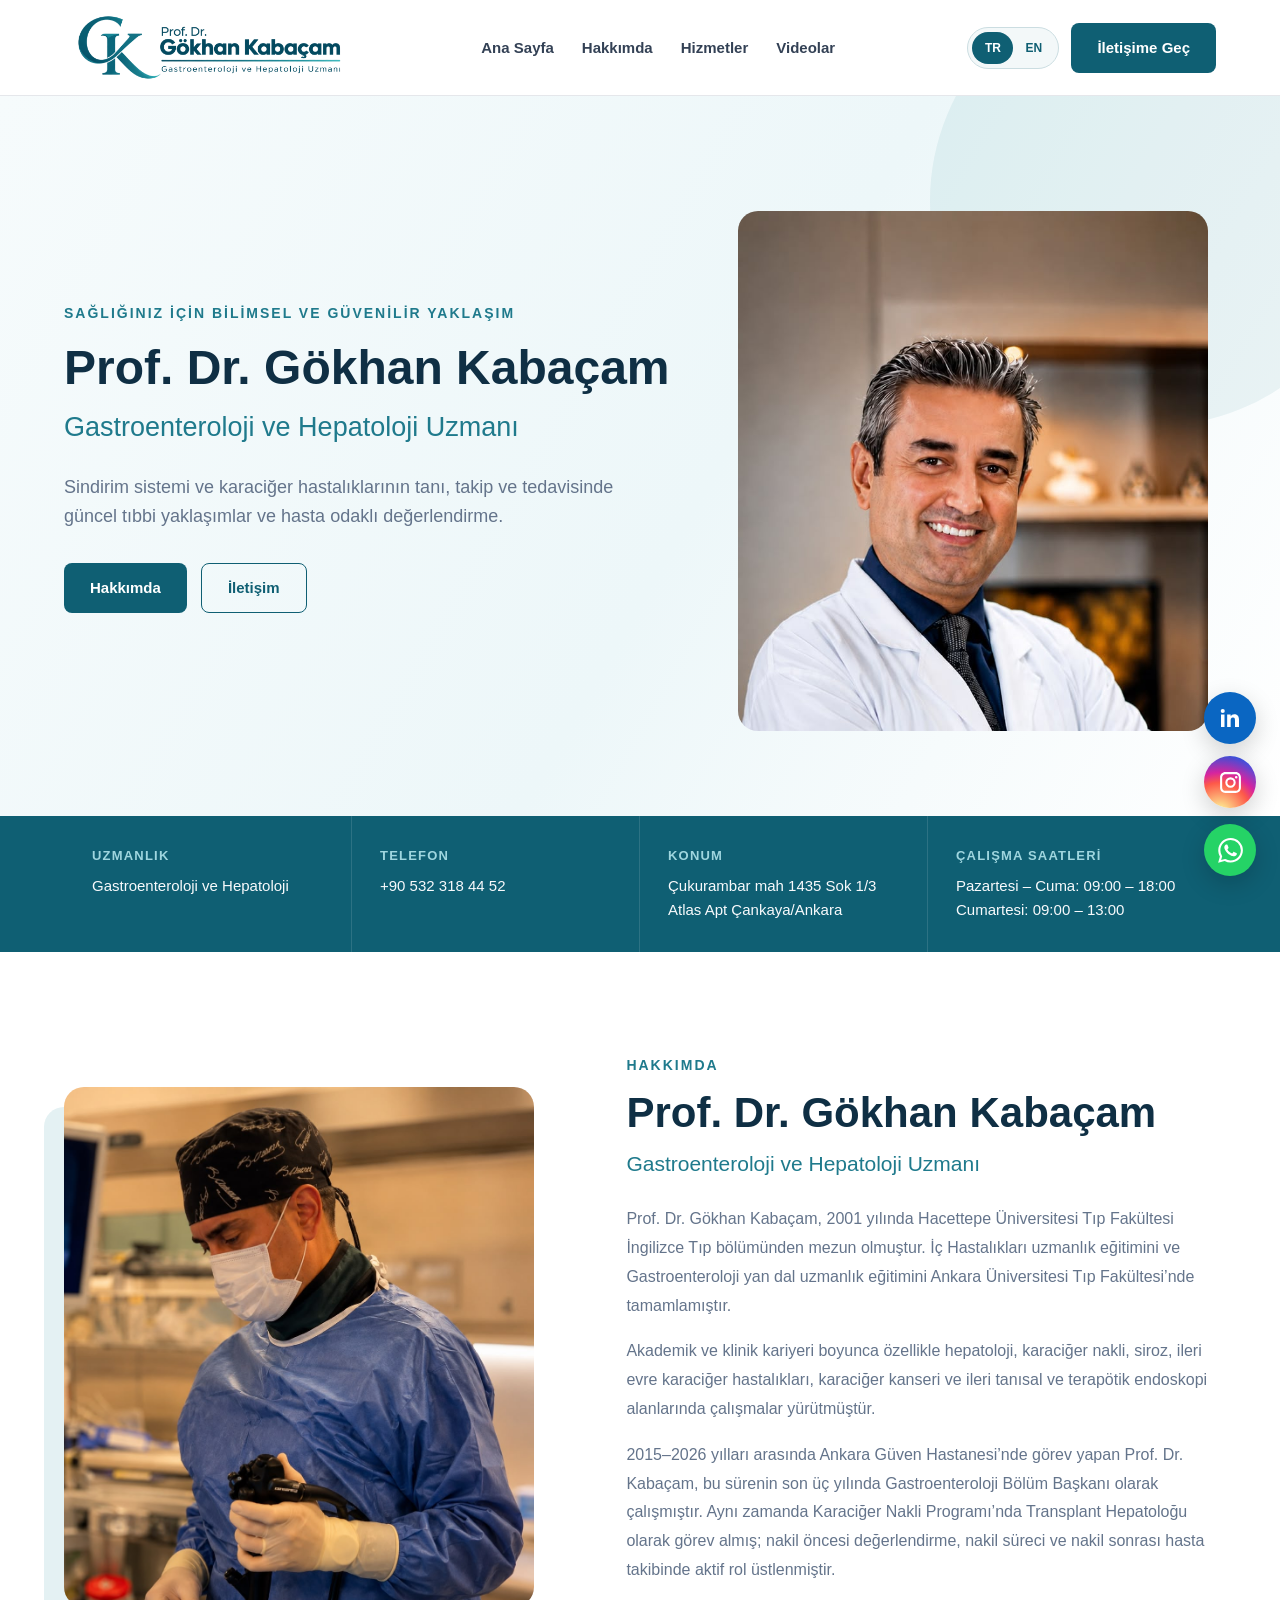
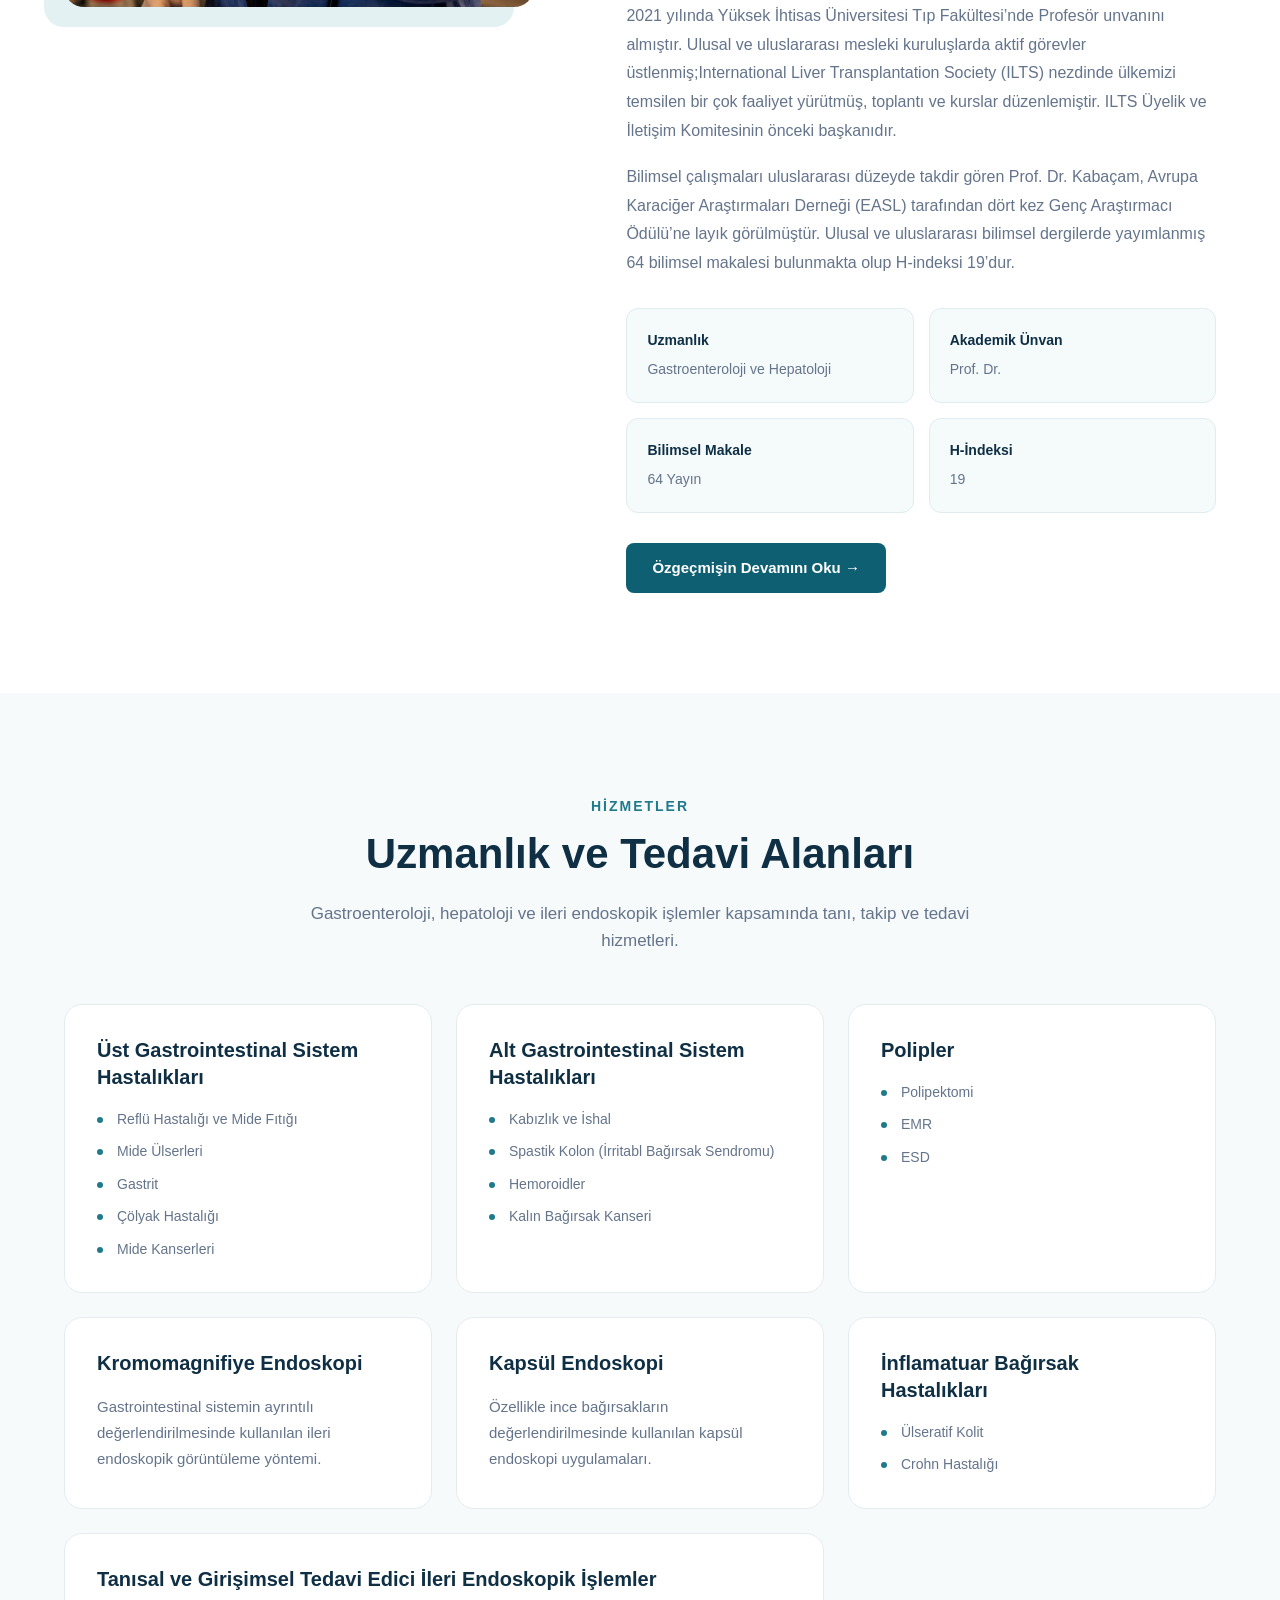
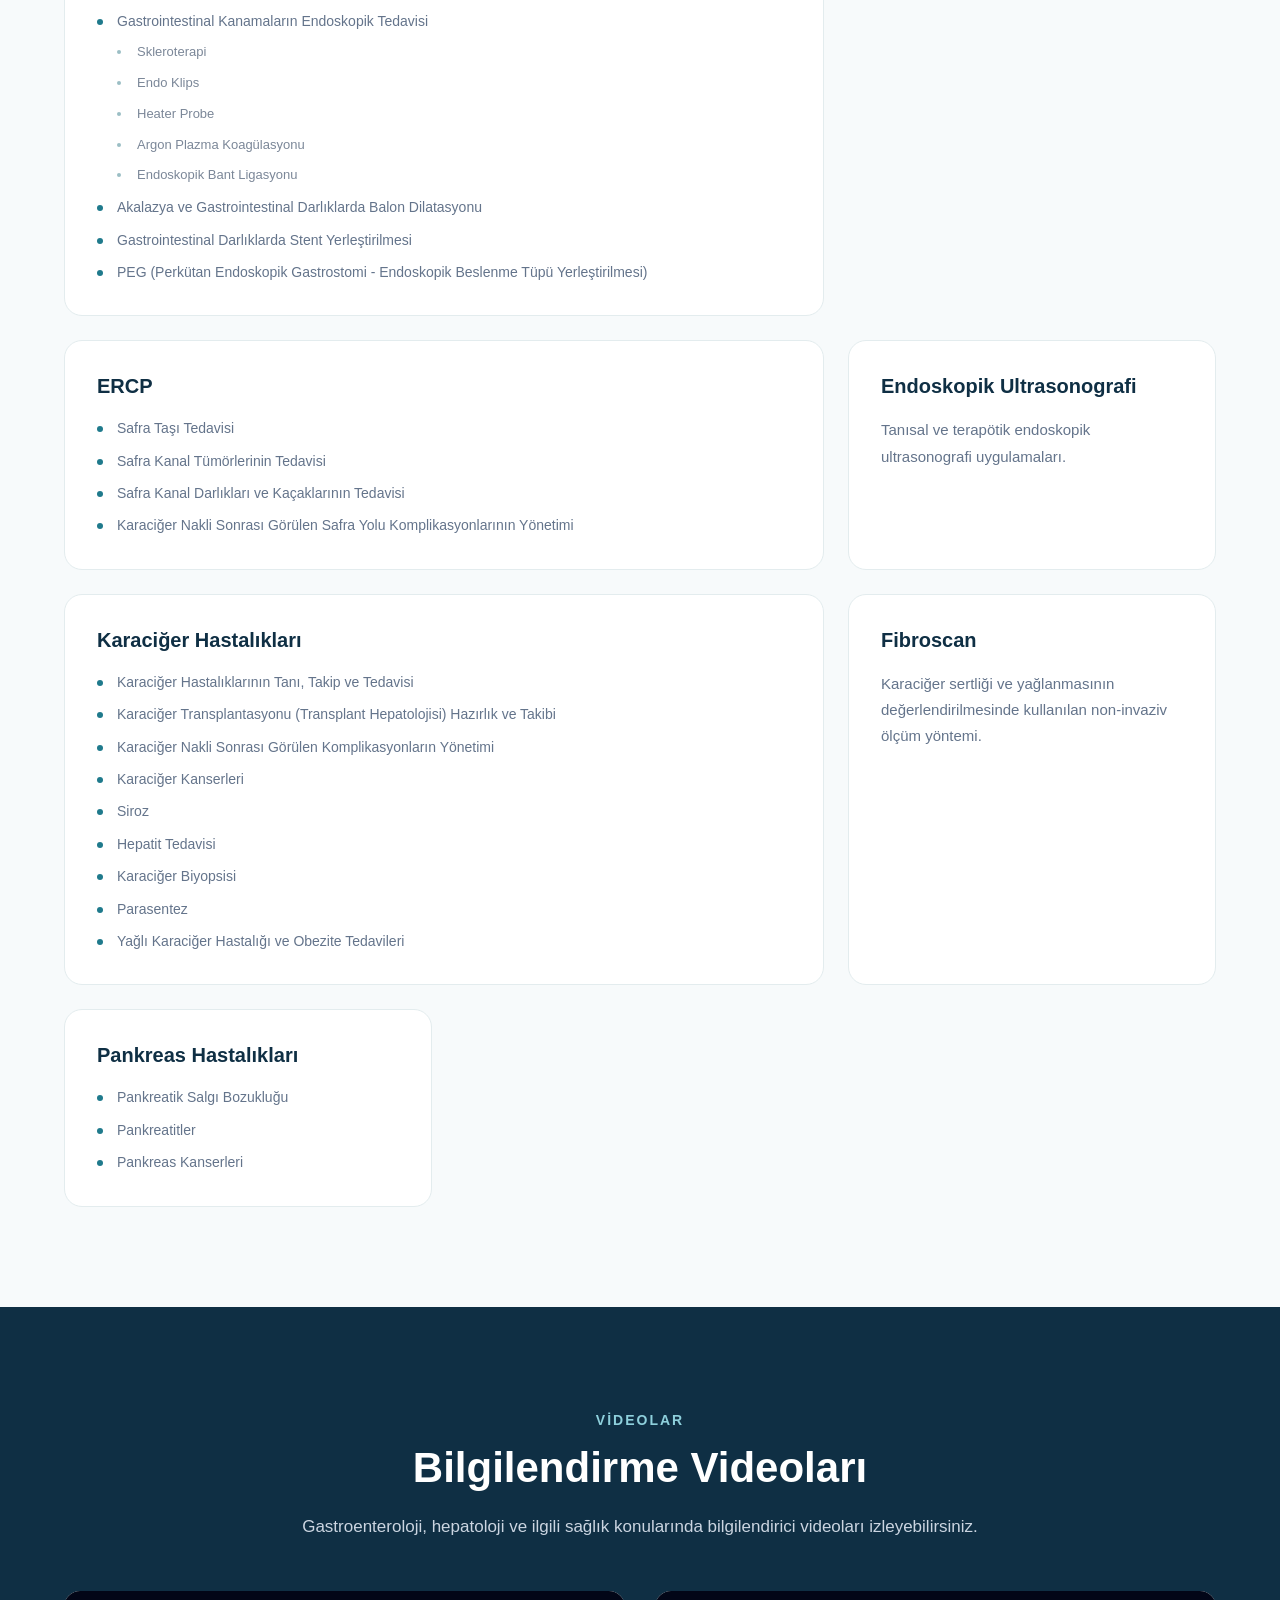
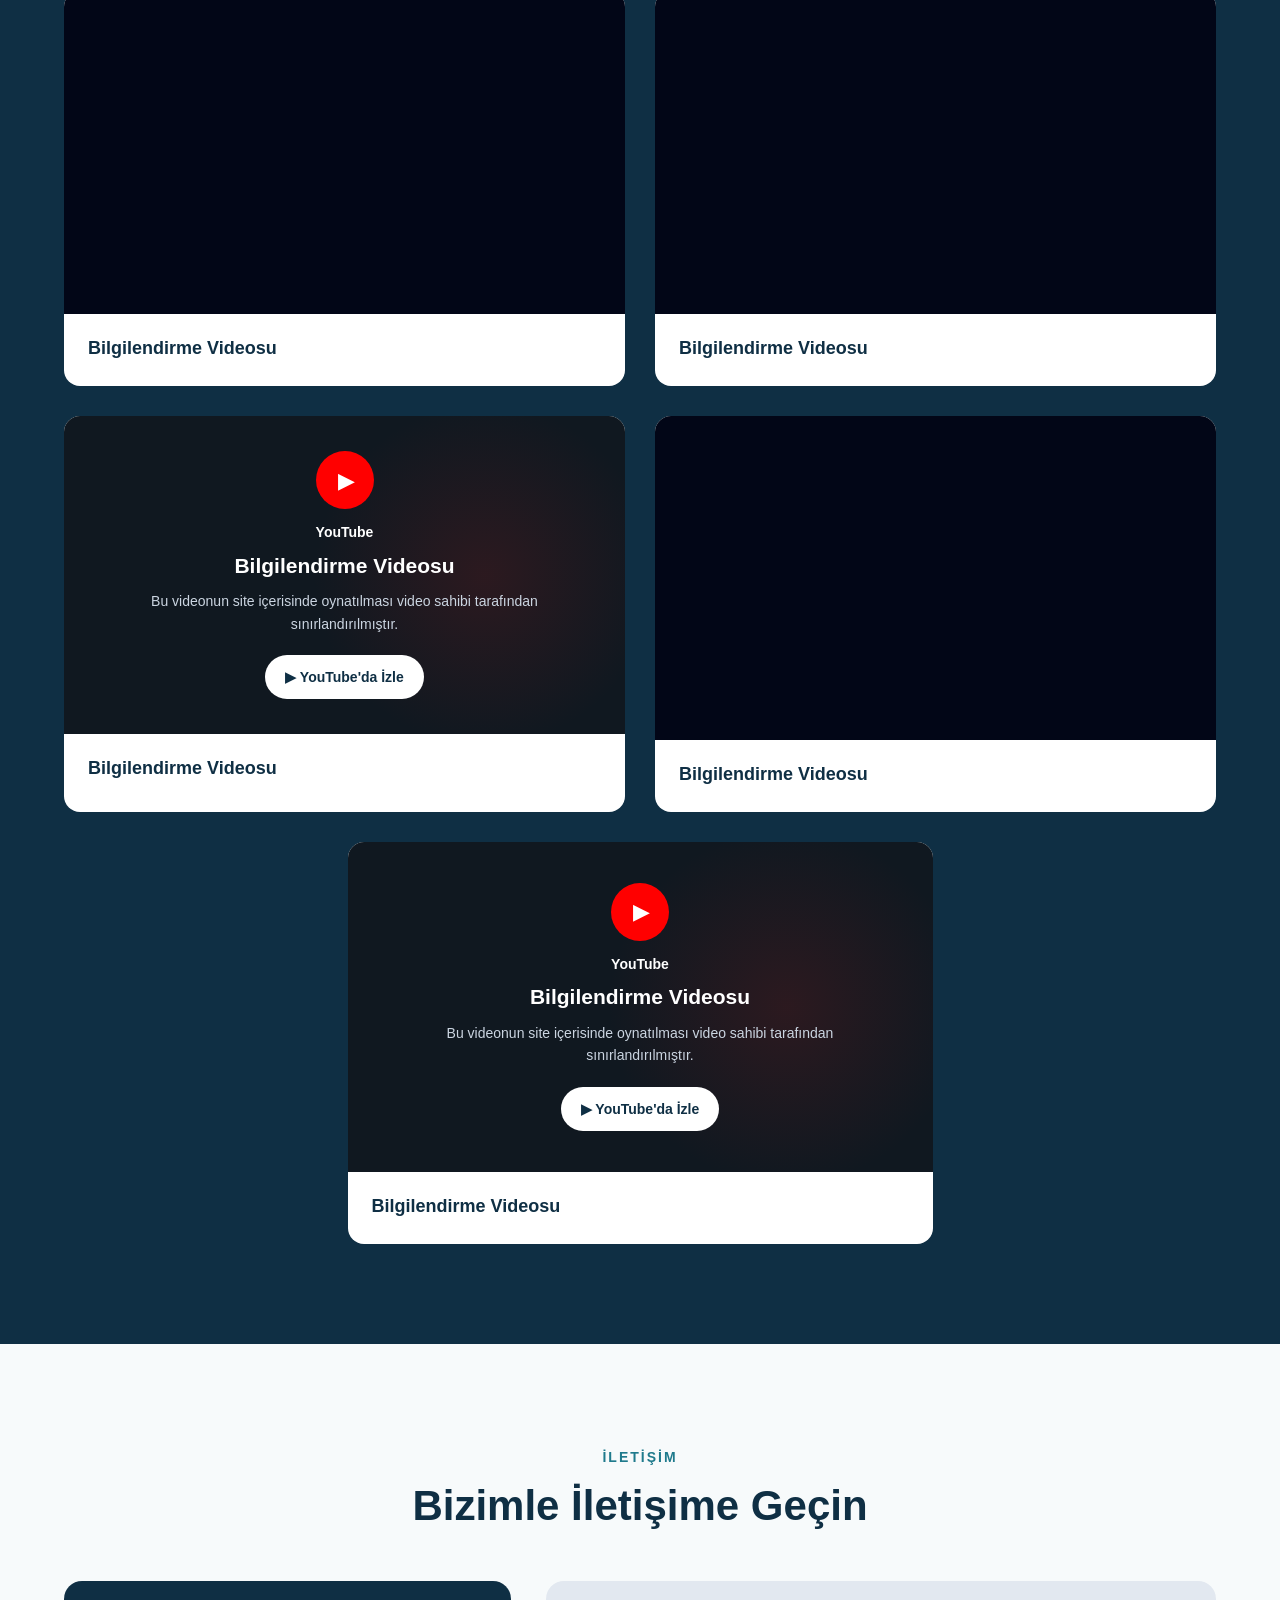
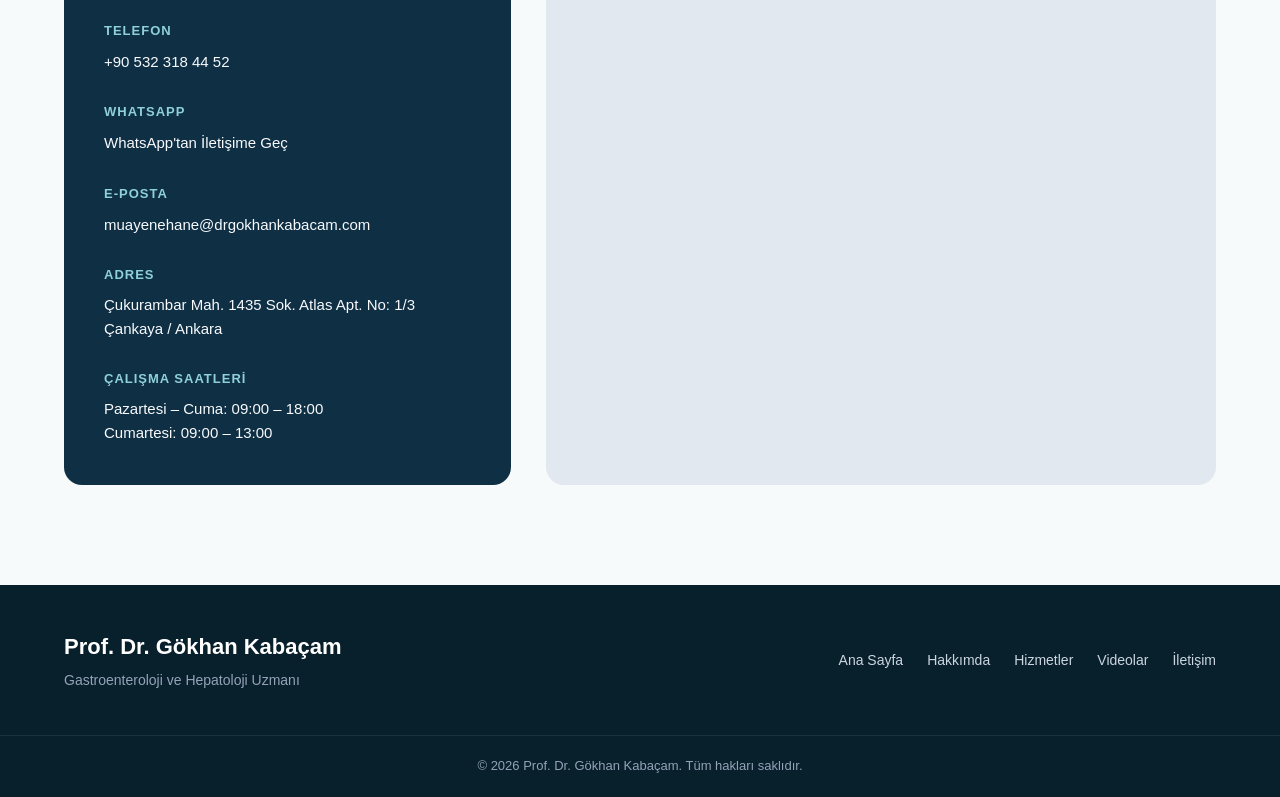
<file: index.html>
<!DOCTYPE html>

<html lang="tr">
<head>
<meta charset="utf-8"/>
<meta content="width=device-width, initial-scale=1.0" name="viewport"/>
<meta content="Prof. Dr. Gökhan Kabaçam; gastroenteroloji, hepatoloji, karaciğer nakli, siroz, karaciğer kanseri ve ileri endoskopi alanlarında hizmet vermektedir. ERCP, Endosonografi, ESD, EMR, Fibroscan, kolonoskopi ve karaciğer biyopsisi hakkında bilgi alın." name="description"/>
<title>Prof. Dr. Gökhan Kabaçam | Gastroenteroloji, Hepatoloji ve İleri Endoskopi </title>
<link href="images/favicon-48x48.png" rel="icon" sizes="48x48" type="image/png"/>
<link href="images/apple-touch-icon.png" rel="apple-touch-icon" sizes="180x180"/>
<link href="css/style.css" rel="stylesheet"/>
<link href="css/responsive.css" rel="stylesheet"/>
</head>
<body>
<!-- HEADER / NAVBAR -->
<header class="header">
<div class="container navbar">
<a class="logo" href="#home">
<img alt="Prof. Dr. Gökhan Kabaçam" src="images/logo.png"/>
</a>
<nav class="nav-menu" id="navMenu">
<a href="#home">Ana Sayfa</a>
<a href="#about">Hakkımda</a>
<a href="#services">Hizmetler</a>
<a href="#videos">Videolar</a>

</nav>

<div class="navbar-actions"><button aria-label="Dili değiştir" aria-pressed="false" class="language-switch" id="languageSwitch" type="button"><span aria-hidden="true" class="language-switch-slider"></span><span class="language-label language-tr">TR</span><span class="language-label language-en">EN</span></button><a class="nav-contact-button" href="#contact">
                İletişime Geç
            </a></div><button class="mobile-menu-button" id="mobileMenuButton">
                ☰
            </button>
</div>
</header>
<main>
<!-- HERO -->
<section class="hero" id="home">
<div class="container hero-wrapper">
<div class="hero-content">
<span class="hero-small-title">
                  SAĞLIĞINIZ İÇİN BİLİMSEL VE GÜVENİLİR YAKLAŞIM
                    </span>
<h1>
                                 Prof. Dr. Gökhan Kabaçam
                            </h1>
<h2>
                                 Gastroenteroloji ve Hepatoloji Uzmanı
                            </h2>
<p>
                                 Sindirim sistemi ve karaciğer hastalıklarının tanı,
                                takip ve tedavisinde güncel tıbbi yaklaşımlar ve
                                  hasta odaklı değerlendirme.
                            </p>
<div class="hero-buttons">
<a class="primary-button" href="#about">
                            Hakkımda
                        </a>
<a class="secondary-button" href="#contact">
                            İletişim
                        </a>
</div>
</div>
<div class="hero-image">
<img alt="Prof. Dr. Gökhan Kabaçam" src="images/doctor.jpg"/>
</div>
</div>
</section>
<!-- KISA BİLGİLER -->
<section class="quick-info">
<div class="container quick-info-wrapper">
<div class="info-item">
<h3>Uzmanlık</h3>
<p>Gastroenteroloji ve Hepatoloji</p>
</div>
<div class="info-item">
<h3>Telefon</h3>
<p>+90 532 318 44 52</p>
</div>
<div class="info-item">
<h3>Konum</h3>
<p>Çukurambar mah 1435 Sok 1/3 Atlas Apt Çankaya/Ankara</p>
</div>
<div class="info-item">
<h3>Çalışma Saatleri</h3>
<p>Pazartesi – Cuma: 09:00 – 18:00
Cumartesi: 09:00 – 13:00</p>
</div>
</div>
</section>
<!-- HAKKIMDA -->
<!-- HAKKIMDA -->
<section class="about section" id="about">
<div class="container about-wrapper">
<div class="about-image">
<img alt="Prof. Dr. Gökhan Kabaçam" src="images/doctor-about.jpg"/>
</div>
<div class="about-content">
<span class="section-small-title">
                Hakkımda
            </span>
<h2>
                Prof. Dr. Gökhan Kabaçam
            </h2>
<h3 class="about-specialty">
                Gastroenteroloji ve Hepatoloji Uzmanı
            </h3>
<p>
    Prof. Dr. Gökhan Kabaçam, 2001 yılında Hacettepe Üniversitesi
    Tıp Fakültesi İngilizce Tıp bölümünden mezun olmuştur. İç Hastalıkları uzmanlık
    eğitimini ve Gastroenteroloji yan dal uzmanlık eğitimini
    Ankara Üniversitesi Tıp Fakültesi’nde tamamlamıştır.
</p>
<p>
    Akademik ve klinik kariyeri boyunca özellikle hepatoloji,
    karaciğer nakli, siroz, ileri evre karaciğer hastalıkları,
    karaciğer kanseri ve ileri tanısal ve terapötik endoskopi
    alanlarında çalışmalar yürütmüştür.
</p>
<p>
    2015–2026 yılları arasında Ankara Güven Hastanesi’nde görev
    yapan Prof. Dr. Kabaçam, bu sürenin son üç yılında
    Gastroenteroloji Bölüm Başkanı olarak çalışmıştır. Aynı zamanda
    Karaciğer Nakli Programı’nda Transplant Hepatoloğu olarak görev
    almış; nakil öncesi değerlendirme, nakil süreci ve nakil sonrası
    hasta takibinde aktif rol üstlenmiştir.
</p>
<p>
    2021 yılında Yüksek İhtisas Üniversitesi Tıp Fakültesi’nde
    Profesör unvanını almıştır. Ulusal ve uluslararası mesleki
    kuruluşlarda aktif görevler üstlenmiş;International Liver Transplantation Society (ILTS) nezdinde ülkemizi temsilen bir çok faaliyet yürütmüş, toplantı ve kurslar düzenlemiştir. ILTS Üyelik ve İletişim Komitesinin önceki başkanıdır.
</p>
<p>
    Bilimsel çalışmaları uluslararası düzeyde takdir gören
    Prof. Dr. Kabaçam, Avrupa Karaciğer Araştırmaları Derneği
    (EASL) tarafından dört kez Genç Araştırmacı Ödülü’ne layık
    görülmüştür. Ulusal ve uluslararası bilimsel dergilerde
    yayımlanmış 64 bilimsel makalesi bulunmakta olup H-indeksi 19’dur.
</p>
<div class="about-summary">
<div class="about-summary-item">
<strong>Uzmanlık</strong>
<span>Gastroenteroloji ve Hepatoloji</span>
</div>
<div class="about-summary-item">
<strong>Akademik Ünvan</strong>
<span>Prof. Dr.</span>
</div>
<div class="about-summary-item">
<strong>Bilimsel Makale</strong>
<span>64 Yayın</span>
</div>
<div class="about-summary-item">
<strong>H-İndeksi</strong>
<span>19</span>
</div>
</div>
<a class="primary-button" href="about.html">
    Özgeçmişin Devamını Oku →
</a>
</div></div></section>
<!-- =========================
     HİZMETLER
========================= -->
<section class="services section" id="services">
<div class="container">
<div class="section-heading">
<span class="section-small-title">
                Hizmetler
            </span>
<h2>
                Uzmanlık ve Tedavi Alanları
            </h2>
<p>
                Gastroenteroloji, hepatoloji ve ileri endoskopik işlemler
                kapsamında tanı, takip ve tedavi hizmetleri.
            </p>
</div>
<div class="services-grid">
<!-- 01 -->
<article class="service-card">
<h3>
                    Üst Gastrointestinal Sistem Hastalıkları
                </h3>
<ul class="service-list">
<li>
                        Reflü Hastalığı ve Mide Fıtığı
                    </li>
<li>
                        Mide Ülserleri
                    </li>
<li>
                        Gastrit
                    </li>
<li>
                        Çölyak Hastalığı
                    </li>
<li>
                        Mide Kanserleri
                    </li>
</ul>
</article>
<!-- 02 -->
<article class="service-card">
<h3>
                    Alt Gastrointestinal Sistem Hastalıkları
                </h3>
<ul class="service-list">
<li>
                        Kabızlık ve İshal
                    </li>
<li>
                        Spastik Kolon
                        (İrritabl Bağırsak Sendromu)
                    </li>
<li>
                        Hemoroidler
                    </li>
<li>
                        Kalın Bağırsak Kanseri
                    </li>
</ul>
</article>
<!-- 03 -->
<article class="service-card">
<h3>
                    Polipler
                </h3>
<ul class="service-list">
<li>
                        Polipektomi
                    </li>
<li>
                        EMR
                    </li>
<li>
                        ESD
                    </li>
</ul>
</article>
<!-- 04 -->
<article class="service-card">
<h3>
                    Kromomagnifiye Endoskopi
                </h3>
<p class="service-description">
                    Gastrointestinal sistemin ayrıntılı değerlendirilmesinde
                    kullanılan ileri endoskopik görüntüleme yöntemi.
                </p>
</article>
<!-- 05 -->
<article class="service-card">
<h3>
                    Kapsül Endoskopi
                </h3>
<p class="service-description">
                    Özellikle ince bağırsakların değerlendirilmesinde
                    kullanılan kapsül endoskopi uygulamaları.
                </p>
</article>
<!-- 06 -->
<article class="service-card">
<h3>
                    İnflamatuar Bağırsak Hastalıkları
                </h3>
<ul class="service-list">
<li>
                        Ülseratif Kolit
                    </li>
<li>
                        Crohn Hastalığı
                    </li>
</ul>
</article>
<!-- 07 -->
<article class="service-card service-card-wide">
<h3>
                    Tanısal ve Girişimsel Tedavi Edici
                    İleri Endoskopik İşlemler
                </h3>
<ul class="service-list">
<li>
                        Gastrointestinal Kanamaların
                        Endoskopik Tedavisi
                    </li>
<li class="service-sub-item">
                        Skleroterapi
                    </li>
<li class="service-sub-item">
                        Endo Klips
                    </li>
<li class="service-sub-item">
                        Heater Probe
                    </li>
<li class="service-sub-item">
                        Argon Plazma Koagülasyonu
                    </li>
<li class="service-sub-item">
                        Endoskopik Bant Ligasyonu
                    </li>
<li>
                        Akalazya ve Gastrointestinal Darlıklarda
                        Balon Dilatasyonu
                    </li>
<li>
                        Gastrointestinal Darlıklarda
                        Stent Yerleştirilmesi
                    </li>
<li>
                        PEG
                        (Perkütan Endoskopik Gastrostomi -
                        Endoskopik Beslenme Tüpü Yerleştirilmesi)
                    </li>
</ul>
</article>
<!-- 08 -->
<article class="service-card service-card-wide">
<h3>
                    ERCP
                </h3>
<ul class="service-list">
<li>
                        Safra Taşı Tedavisi
                    </li>
<li>
                        Safra Kanal Tümörlerinin Tedavisi
                    </li>
<li>
                        Safra Kanal Darlıkları ve
                        Kaçaklarının Tedavisi
                    </li>
<li>
                        Karaciğer Nakli Sonrası Görülen
                        Safra Yolu Komplikasyonlarının Yönetimi
                    </li>
</ul>
</article>
<!-- 09 -->
<article class="service-card">
<h3>
                    Endoskopik Ultrasonografi
                </h3>
<p class="service-description">
                    Tanısal ve terapötik endoskopik
                    ultrasonografi uygulamaları.
                </p>
</article>
<!-- 10 -->
<article class="service-card service-card-wide">
<h3>
                    Karaciğer Hastalıkları
                </h3>
<ul class="service-list">
<li>
                        Karaciğer Hastalıklarının
                        Tanı, Takip ve Tedavisi
                    </li>
<li>
                        Karaciğer Transplantasyonu
                        (Transplant Hepatolojisi)
                        Hazırlık ve Takibi
                    </li>
<li>
                        Karaciğer Nakli Sonrası Görülen
                        Komplikasyonların Yönetimi
                    </li>
<li>
                        Karaciğer Kanserleri
                    </li>
<li>
                        Siroz
                    </li>
<li>
                        Hepatit Tedavisi
                    </li>
<li>
                        Karaciğer Biyopsisi
                    </li>
<li>
                        Parasentez
                    </li>
<li>
                        Yağlı Karaciğer Hastalığı
                        ve Obezite Tedavileri
                    </li>
</ul>
</article>
<!-- 11 -->
<article class="service-card">
<h3>
                    Fibroscan
                </h3>
<p class="service-description">
                    Karaciğer sertliği ve yağlanmasının
                    değerlendirilmesinde kullanılan
                    non-invaziv ölçüm yöntemi.
                </p>
</article>
<!-- 12 -->
<article class="service-card">
<h3>
                    Pankreas Hastalıkları
                </h3>
<ul class="service-list">
<li>
                        Pankreatik Salgı Bozukluğu
                    </li>
<li>
                        Pankreatitler
                    </li>
<li>
                        Pankreas Kanserleri
                    </li>
</ul>
</article>
</div>
</div>
</section>

<!-- KLİNİK -->

<!-- =========================
     VİDEOLAR
========================= -->
<section class="videos section" id="videos">
<div class="container">
<div class="section-heading">
<span class="section-small-title">
                Videolar
            </span>
<h2>
                Bilgilendirme Videoları
            </h2>
<p>
                Gastroenteroloji, hepatoloji ve ilgili sağlık konularında
                bilgilendirici videoları izleyebilirsiniz.
            </p>
</div>
<div class="videos-grid">
<!-- VIDEO 1 - SİTE İÇİNDE OYNUYOR -->
<article class="video-card">
<div class="video-wrapper">
<iframe allow="accelerometer; autoplay; clipboard-write; encrypted-media; gyroscope; picture-in-picture; web-share" allowfullscreen="" loading="lazy" referrerpolicy="strict-origin-when-cross-origin" src="https://www.youtube.com/embed/Z7I0paHWc9M" title="Bilgilendirme Videosu 1">
</iframe>
</div>
<h3>
                    Bilgilendirme Videosu
                </h3>
</article>
<!-- VIDEO 2 - SİTE İÇİNDE OYNUYOR -->
<article class="video-card">
<div class="video-wrapper">
<iframe allow="accelerometer; autoplay; clipboard-write; encrypted-media; gyroscope; picture-in-picture; web-share" allowfullscreen="" loading="lazy" referrerpolicy="strict-origin-when-cross-origin" src="https://www.youtube.com/embed/Ah2cKz8bl5M" title="Bilgilendirme Videosu 2">
</iframe>
</div>
<h3>
                    Bilgilendirme Videosu
                </h3>
</article>
<!-- VIDEO 3 - EMBED KAPALI -->
<article class="video-card">
<div class="video-external-card">
<div class="video-external-icon">
                        ▶
                    </div>
<span class="video-external-label">
                        YouTube
                    </span>
<h3>
                        Bilgilendirme Videosu
                    </h3>
<p>
                        Bu videonun site içerisinde oynatılması
                        video sahibi tarafından sınırlandırılmıştır.
                    </p>
<a class="video-youtube-button" href="https://youtu.be/-DAQrNzc30g" rel="noopener noreferrer" target="_blank">
                        ▶ YouTube'da İzle
                    </a>
</div>
<h3 class="video-card-title">
                    Bilgilendirme Videosu
                </h3>
</article>
<!-- VIDEO 4 - SİTE İÇİNDE OYNUYOR -->
<article class="video-card">
<div class="video-wrapper">
<iframe allow="accelerometer; autoplay; clipboard-write; encrypted-media; gyroscope; picture-in-picture; web-share" allowfullscreen="" loading="lazy" referrerpolicy="strict-origin-when-cross-origin" src="https://www.youtube.com/embed/IPCVziuyAxE" title="Bilgilendirme Videosu 4">
</iframe>
</div>
<h3>
                    Bilgilendirme Videosu
                </h3>
</article>
<!-- VIDEO 5 - EMBED KAPALI -->
<article class="video-card">
<div class="video-external-card">
<div class="video-external-icon">
                        ▶
                    </div>
<span class="video-external-label">
                        YouTube
                    </span>
<h3>
                        Bilgilendirme Videosu
                    </h3>
<p>
                        Bu videonun site içerisinde oynatılması
                        video sahibi tarafından sınırlandırılmıştır.
                    </p>
<a class="video-youtube-button" href="https://youtu.be/R8i_RCQdVRA" rel="noopener noreferrer" target="_blank">
                        ▶ YouTube'da İzle
                    </a>
</div>
<h3 class="video-card-title">
                    Bilgilendirme Videosu
                </h3>
</article>
</div>
</div>
</section>

<!-- İLETİŞİM -->
<section class="contact section" id="contact">
<div class="container">
<div class="section-heading">
<span class="section-small-title">
                        İletişim
                    </span>
<h2>
                        Bizimle İletişime Geçin
                    </h2>
</div>
<div class="contact-wrapper">
<div class="contact-info">
<div class="contact-item">
<h3>Telefon</h3>
<a href="tel:+905323184452">+90 532 318 44 52</a>
</div>
<div class="contact-item">
<h3>WhatsApp</h3>
<a href="https://wa.me/905323184452" target="_blank">
                                WhatsApp'tan İletişime Geç
                            </a>
</div>
<div class="contact-item">
<h3>E-Posta</h3>
<a href="mailto:muayenehane@drgokhankabacam.com">muayenehane@drgokhankabacam.com</a>
</div>
<div class="contact-item">
<h3>Adres</h3>
<p>Çukurambar Mah. 1435 Sok. Atlas Apt. No: 1/3 Çankaya / Ankara</p>
</div>
<div class="contact-item">
<h3>Çalışma Saatleri</h3>
<p>
                                Pazartesi – Cuma: 09:00 – 18:00<br>
Cumartesi: 09:00 – 13:00
                            </p>
</div>
</div>
<div class="contact-map">
<iframe src="https://www.google.com/maps/embed?pb=!1m18!1m12!1m3!1d3060.712622062172!2d32.805715899999996!3d39.903065999999995!2m3!1f0!2f0!3f0!3m2!1i1024!2i768!4f13.1!3m3!1m2!1s0x14d349cbf86bff85%3A0x5d261319b64fec1d!2sAtlas%20Apartman%C4%B1!5e0!3m2!1str!2str!4v1787495798401!5m2!1str!2str" width="600" height="450" style="border:0;" allowfullscreen="" loading="lazy" referrerpolicy="strict-origin-when-cross-origin"></iframe>

</div>
</div>
</div>
</section>
</main>
<!-- INSTAGRAM -->
<a aria-label="Instagram" class="instagram-floating-button" href="https://www.instagram.com/drgokhankabacam/" rel="noopener noreferrer" target="_blank">
<svg aria-hidden="true" viewbox="0 0 24 24">
<path d="M7 2C4.24 2 2 4.24 2 7v10c0 2.76 2.24 5 5 5h10c2.76 0 5-2.24 5-5V7c0-2.76-2.24-5-5-5H7zm10 2c1.66 0 3 1.34 3 3v10c0 1.66-1.34 3-3 3H7c-1.66 0-3-1.34-3-3V7c0-1.66 1.34-3 3-3h10zm-5 3a5 5 0 100 10 5 5 0 000-10zm0 2a3 3 0 110 6 3 3 0 010-6zm5.5-3.25a1.25 1.25 0 100 2.5 1.25 1.25 0 000-2.5z"></path>
</svg>
</a>
<!-- LINKEDIN -->
<a aria-label="LinkedIn" class="linkedin-floating-button" href="https://www.linkedin.com/in/gokhan-kabacam-b1a57033" rel="noopener noreferrer" target="_blank">
<svg aria-hidden="true" viewbox="0 0 24 24">
<path d="M6.5 8.5H3V21h3.5V8.5zM4.75 3A2.05 2.05 0 104.75 7.1 2.05 2.05 0 004.75 3zM21 13.8c0-3.77-2.01-5.52-4.69-5.52a4.05 4.05 0 00-3.66 2.01V8.5H9.15V21h3.5v-6.19c0-1.63.31-3.21 2.33-3.21 1.99 0 2.02 1.86 2.02 3.32V21H21v-7.2z"></path>
</svg>
</a>
<a aria-label="WhatsApp" class="whatsapp-button" href="https://wa.me/905323184452" rel="noopener noreferrer" target="_blank">
<svg aria-hidden="true" viewbox="0 0 24 24">
<path d="M20.52 3.48A11.82 11.82 0 0012.08 0C5.56 0 .25 5.3.25 11.82c0 2.08.54 4.11 1.57 5.9L.15 23.82l6.24-1.64a11.8 11.8 0 005.68 1.45h.01c6.52 0 11.83-5.3 11.83-11.82a11.76 11.76 0 00-3.39-8.33zM12.08 21.63h-.01a9.79 9.79 0 01-4.99-1.37l-.36-.21-3.7.97.99-3.61-.23-.37a9.78 9.78 0 01-1.5-5.22c0-5.42 4.41-9.82 9.83-9.82a9.76 9.76 0 016.95 2.88 9.76 9.76 0 012.87 6.95c-.01 5.41-4.42 9.81-9.85 9.81zm5.39-7.35c-.3-.15-1.75-.86-2.02-.96-.27-.1-.47-.15-.67.15-.2.3-.76.96-.93 1.16-.17.2-.34.22-.64.07-.3-.15-1.25-.46-2.38-1.47-.88-.78-1.47-1.75-1.64-2.05-.17-.3-.02-.46.13-.61.13-.13.3-.34.44-.52.15-.17.2-.3.3-.49.1-.2.05-.37-.02-.52-.07-.15-.67-1.61-.91-2.2-.24-.58-.49-.5-.67-.51h-.57c-.2 0-.52.07-.79.37-.27.3-1.04 1.01-1.04 2.47 0 1.46 1.06 2.87 1.21 3.07.15.2 2.09 3.19 5.06 4.47.71.31 1.26.49 1.69.63.71.23 1.36.2 1.87.12.57-.08 1.75-.72 2-1.41.25-.69.25-1.29.17-1.41-.07-.12-.27-.2-.57-.35z"></path>
</svg>
</a>
<!-- FOOTER -->
<footer class="footer">
<div class="container footer-wrapper">
<div class="footer-brand">
<h3>Prof. Dr. Gökhan Kabaçam</h3>
<p>Gastroenteroloji ve Hepatoloji Uzmanı</p>
</div>
<div class="footer-links">
<a href="#home">Ana Sayfa</a>
<a href="#about">Hakkımda</a>
<a href="#services">Hizmetler</a>
<a href="#videos">Videolar</a>
<a href="#contact">İletişim</a>
</div>
</div>
<div class="footer-bottom">
<p>© 2026 Prof. Dr. Gökhan Kabaçam. Tüm hakları saklıdır.</p>
</div>
</footer>
<script src="js/script.js"></script>
</body>
</html>
</file>
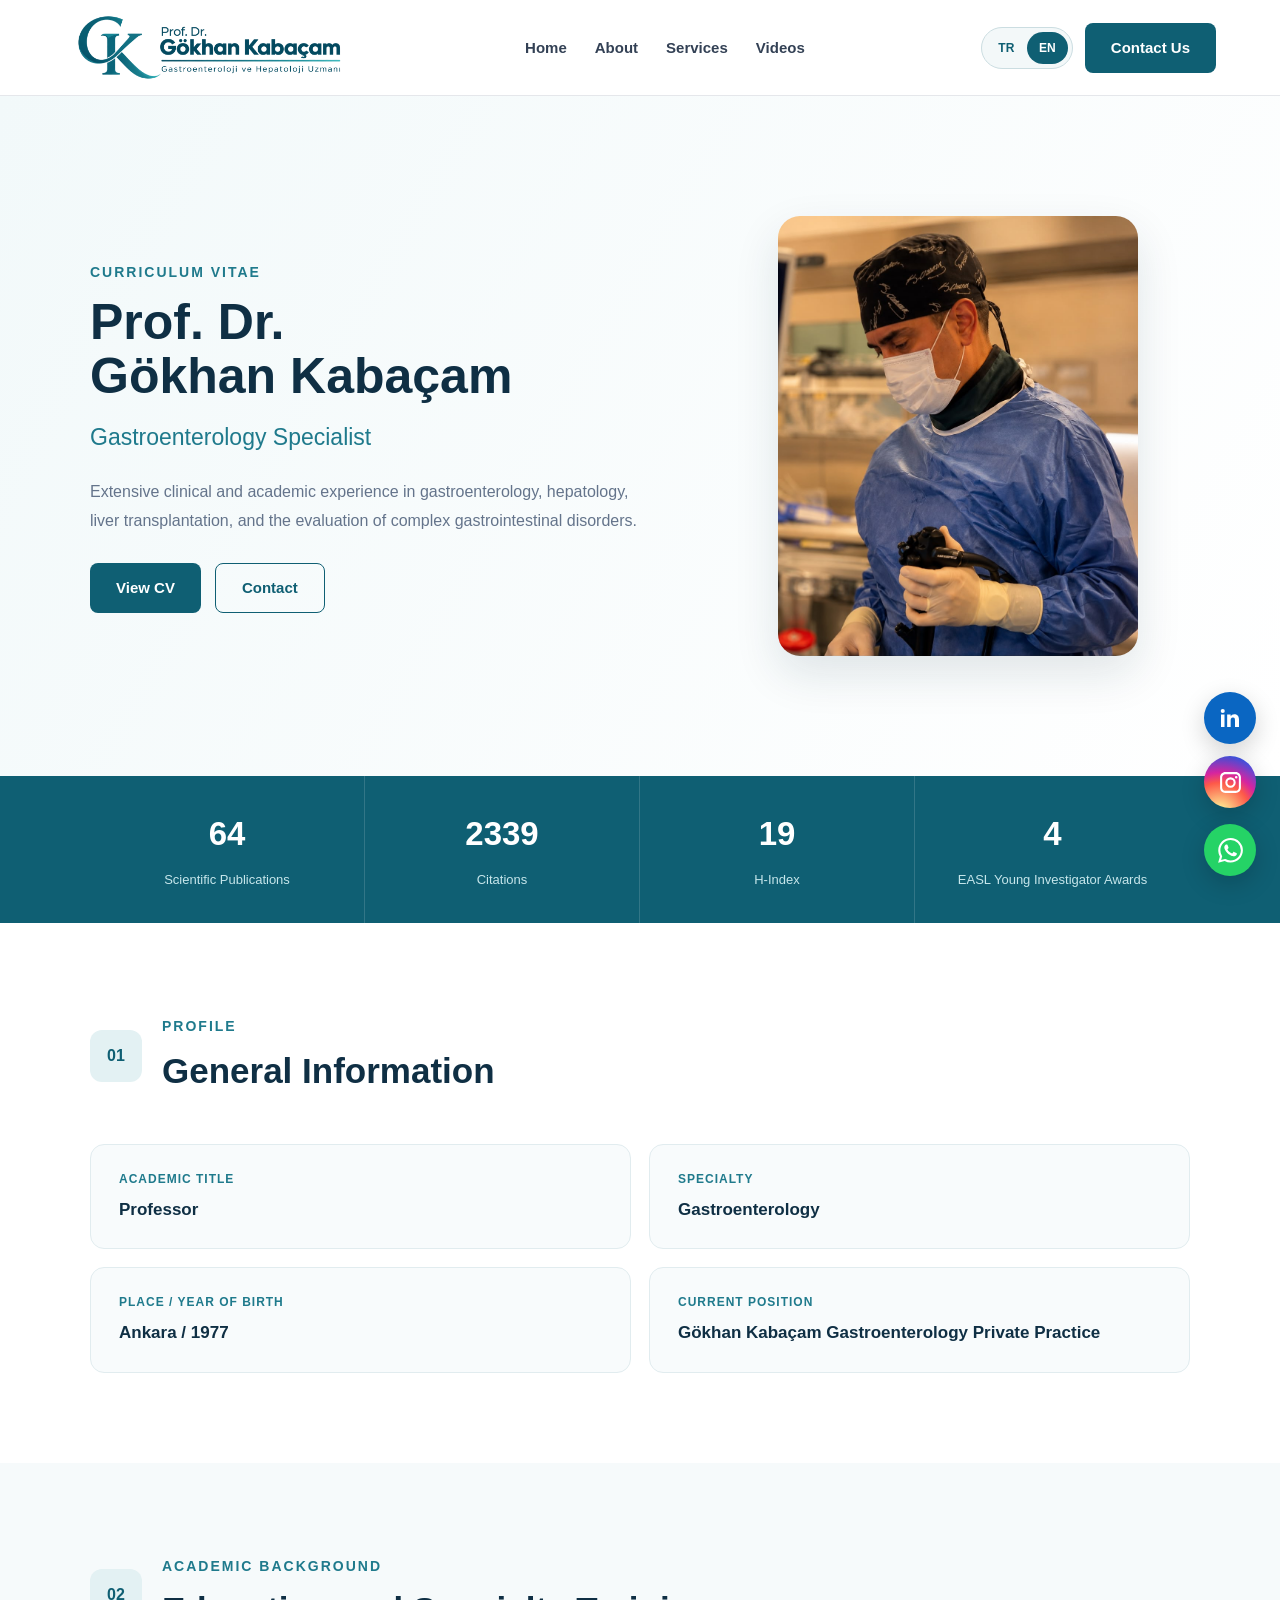
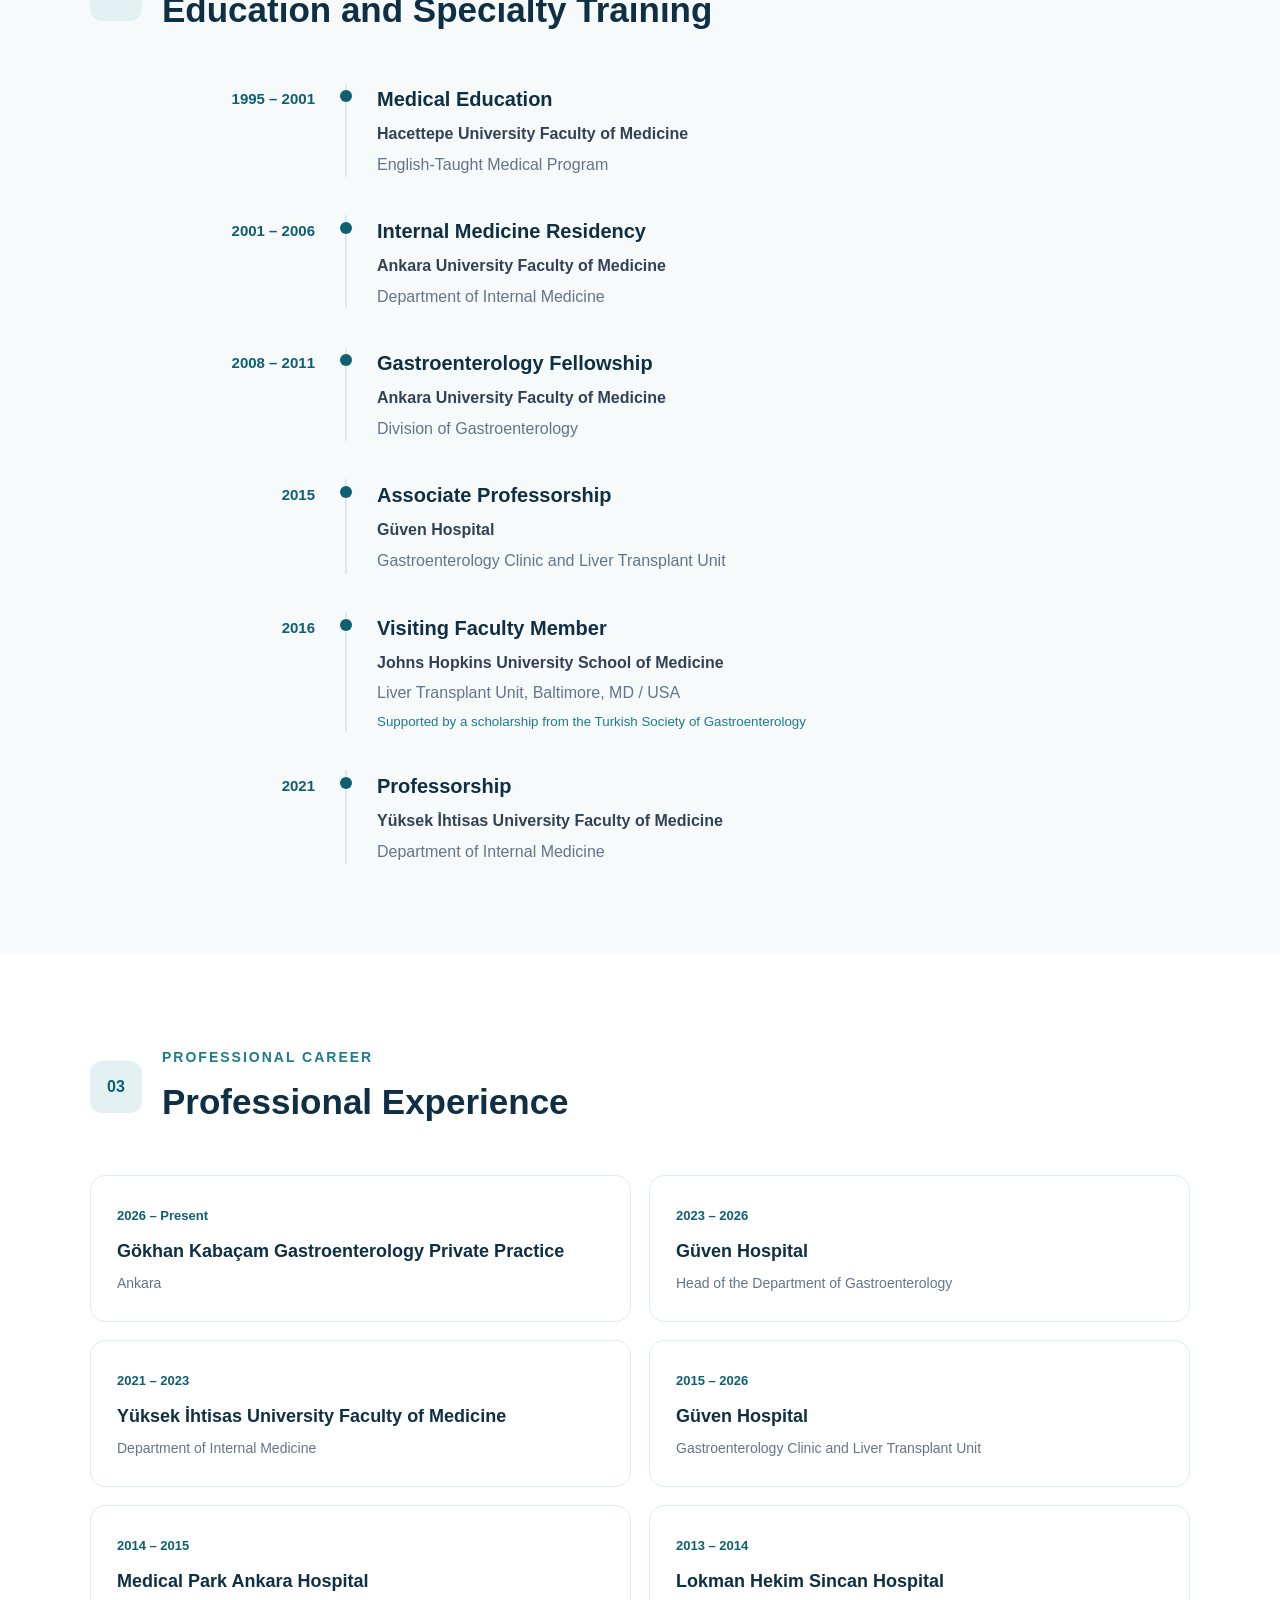
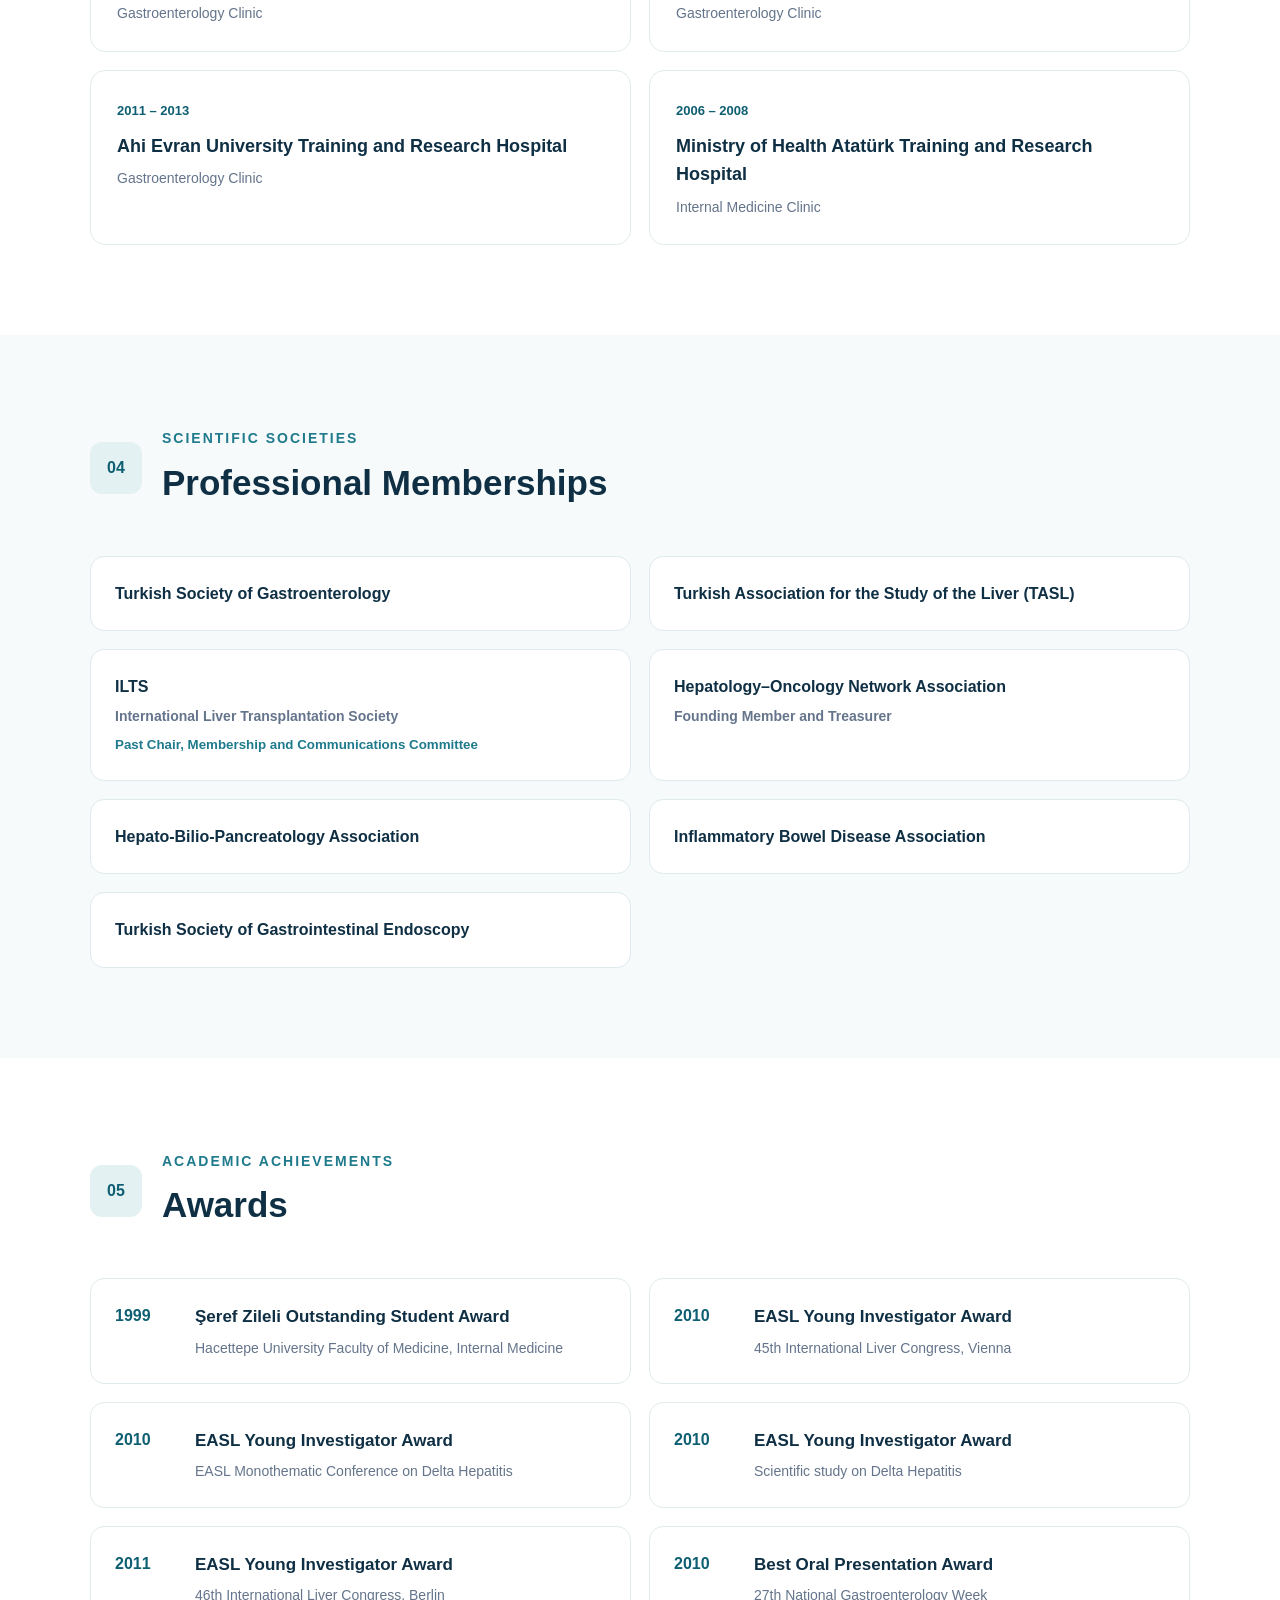
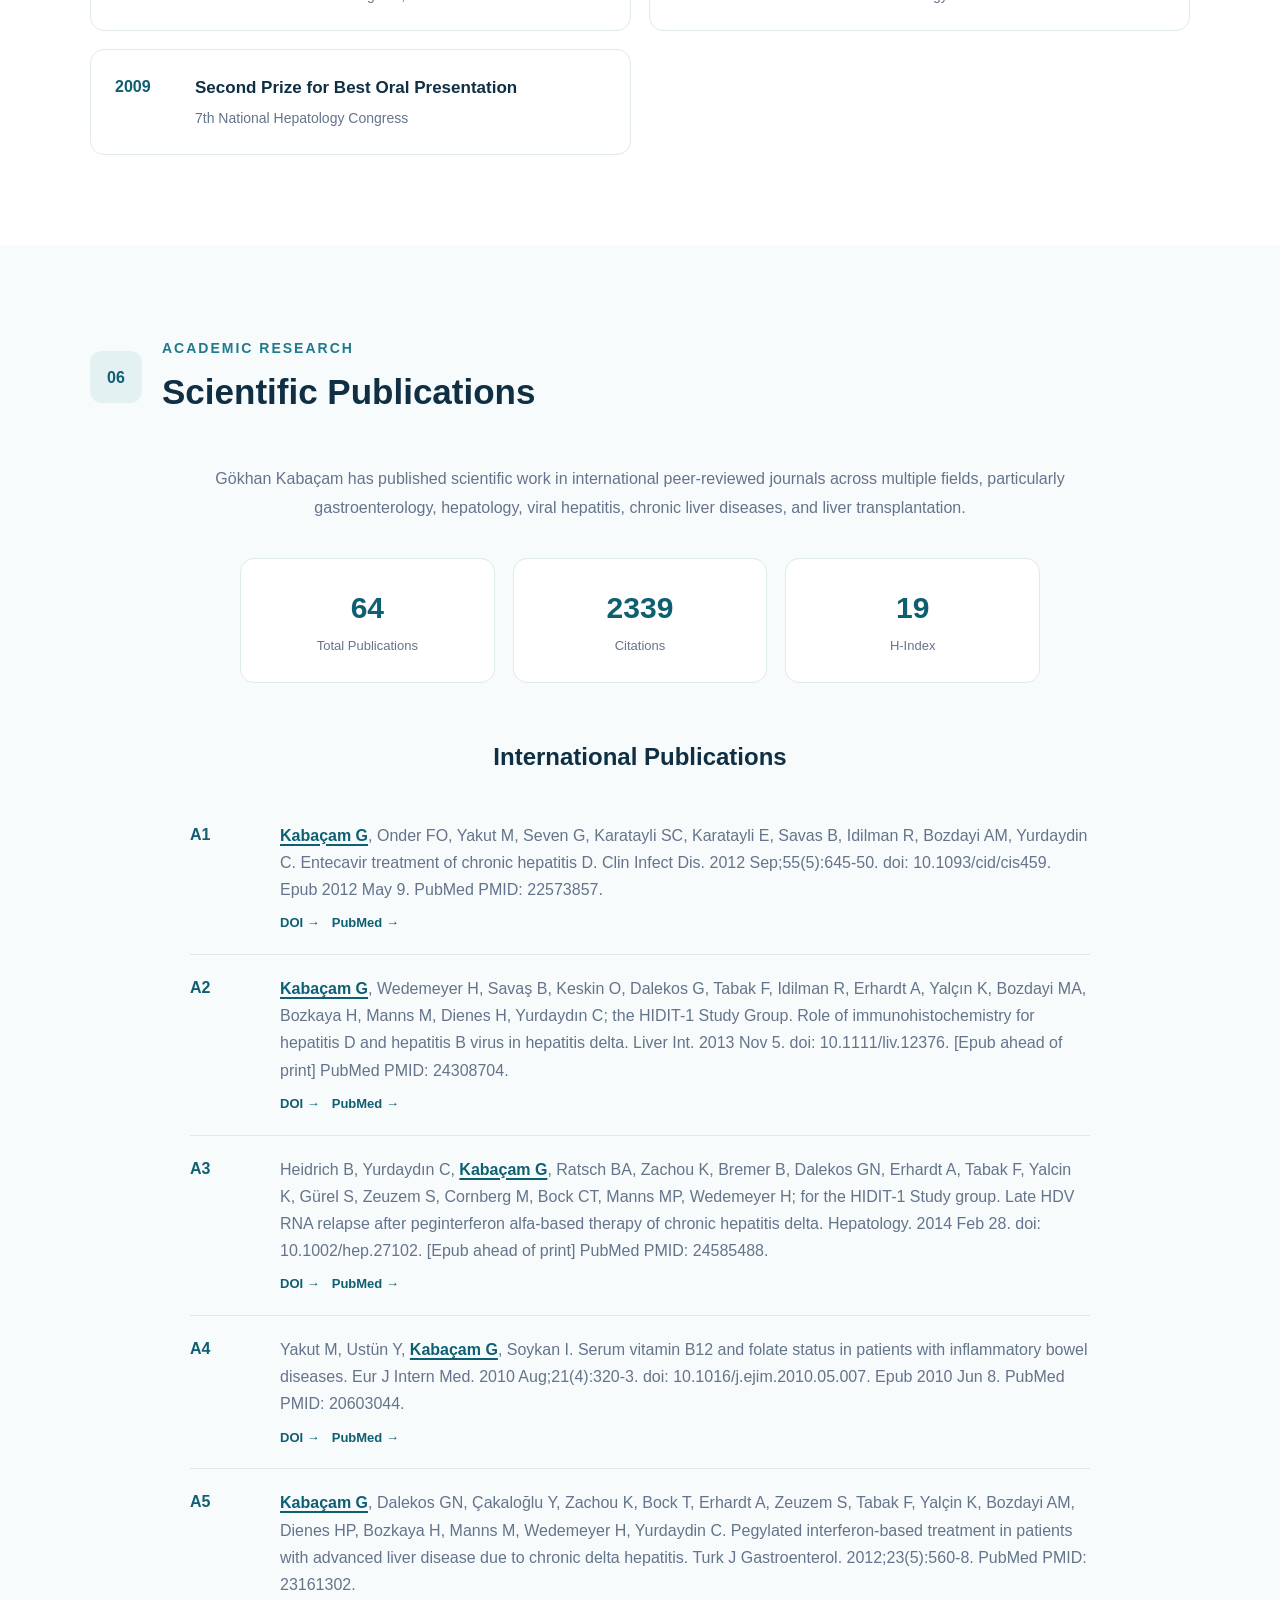
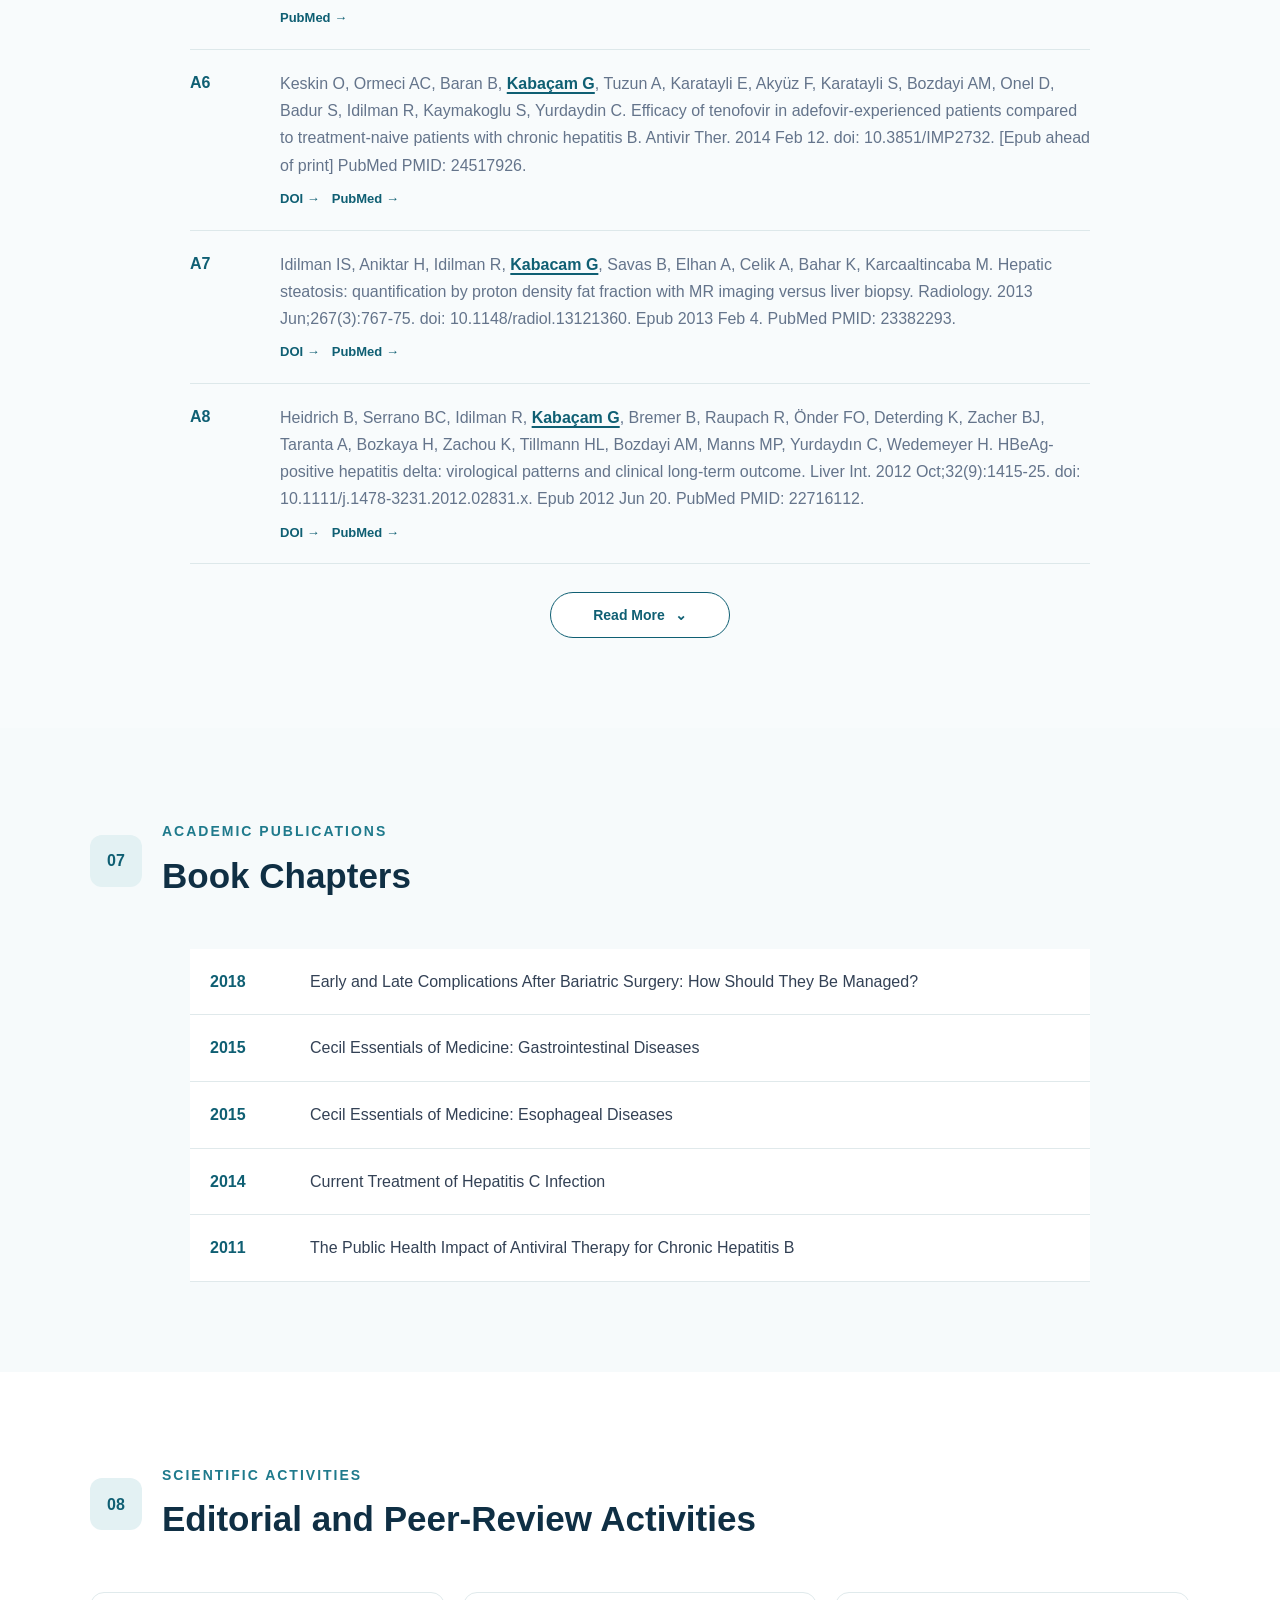
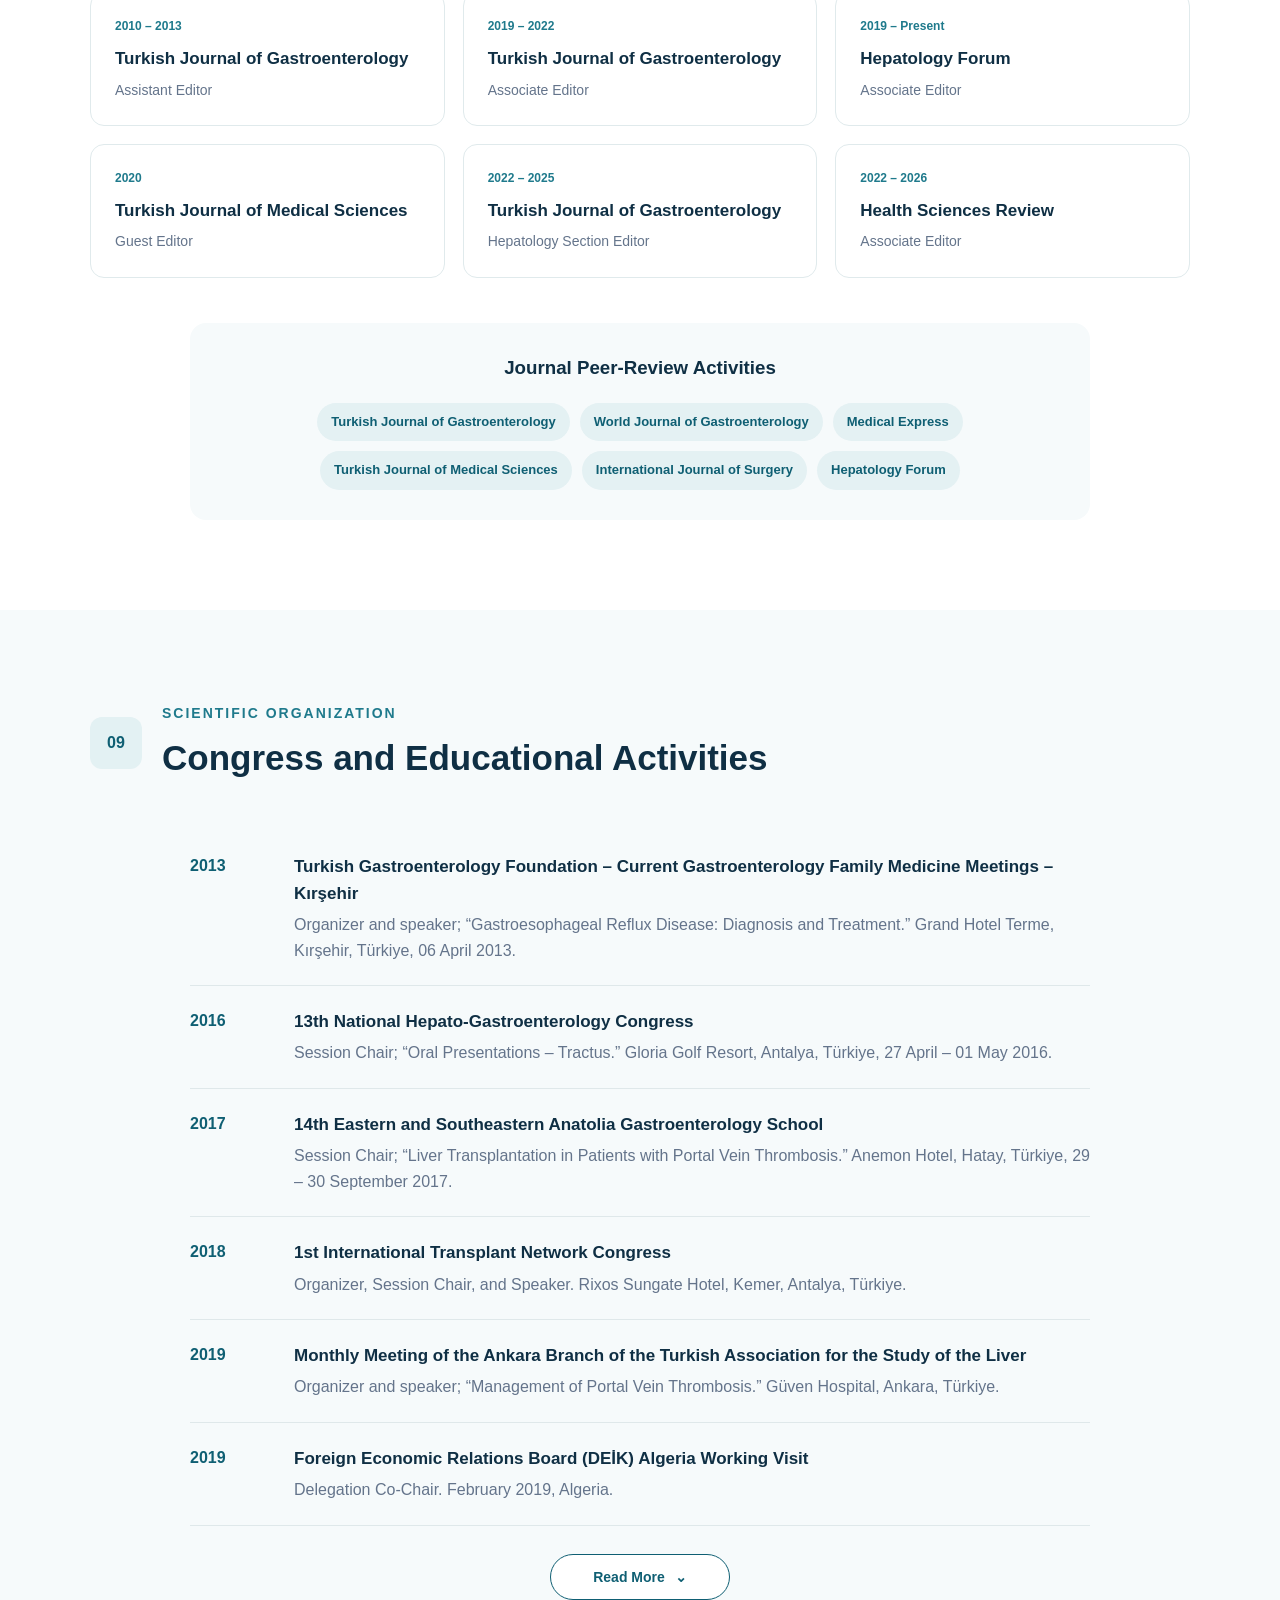
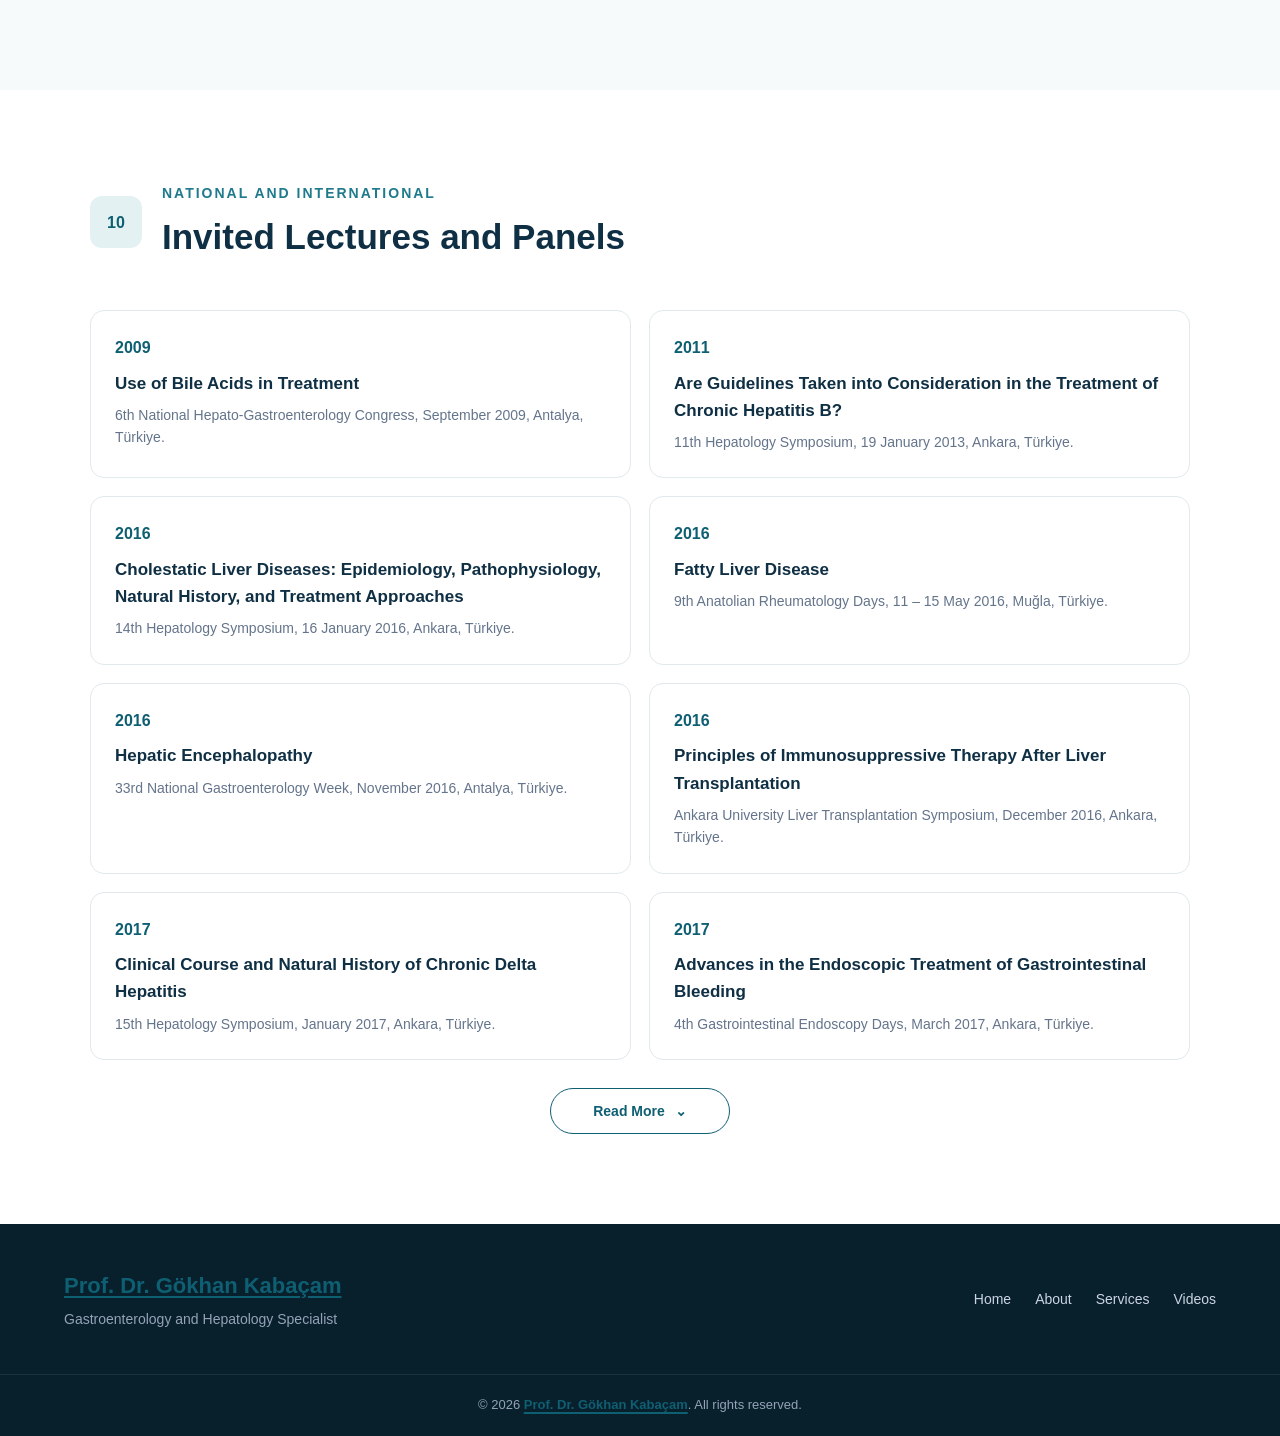
<file: about-en.html>
<!DOCTYPE html>

<html lang="en">
<head>
<meta charset="utf-8"/>
<meta content="width=device-width, initial-scale=1.0" name="viewport"/>
<meta content="Curriculum vitae of Prof. Dr. Gökhan Kabaçam, including his medical education, gastroenterology specialization, experience in hepatology and liver transplantation, academic career, scientific publications, awards, and professional appointments." name="description"/>
<meta content="Prof. Dr. Gökhan Kabaçam" name="author"/>
<title>
        Curriculum Vitae | Prof. Dr. Gökhan Kabaçam
    </title>
<link href="images/favicon-48x48.png" rel="icon" sizes="48x48" type="image/png"/>
<link href="images/apple-touch-icon.png" rel="apple-touch-icon" sizes="180x180"/>
<!-- CSS -->
<link href="css/style.css" rel="stylesheet"/>
<link href="css/responsive.css" rel="stylesheet"/>
<!-- YAPILANDIRILMIŞ VERİ -->
<script type="application/ld+json">
{
    "@context": "https://schema.org",
    "@type": "Physician",
    "name": "Prof. Dr. Gökhan Kabaçam",
    "jobTitle": "Gastroenterology Specialist",
    "description": "Prof. Dr. Gökhan Kabaçam is a physician with academic and clinical experience in gastroenterology, hepatology, and liver transplantation.",
    "telephone": "+90 532 318 44 52",
    "email": "gokhankabacam@yahoo.com",
    "address": {
        "@type": "PostalAddress",
        "streetAddress": "Çukurambar Mah. 1435 Sok. Atlas Apt. No: 1/3",
        "addressLocality": "Çankaya",
        "addressRegion": "Ankara",
        "addressCountry": "TR"
    }
}
</script>
</head>
<body>
<!-- =========================
         HEADER / NAVBAR
    ========================== -->
<header class="header">
<div class="container navbar">
<!-- LOGO -->
<a class="logo" href="index-en.html#home">
<img alt="Prof. Dr. Gökhan Kabaçam" src="images/logo.png"/>
</a>
<!-- MENÜ -->
<nav class="nav-menu" id="navMenu">
<a href="index-en.html#home">
                    Home
                </a>
<a href="index-en.html#about">
                    About
                </a>
<a href="index-en.html#services">
                    Services
                </a>
<a href="index-en.html#videos">
                    Videos
                </a>

</nav>
<!-- İLETİŞİM -->
<!-- MOBİL MENÜ -->
<div class="navbar-actions"><button aria-label="Switch language" aria-pressed="true" class="language-switch is-en" id="languageSwitch" type="button"><span aria-hidden="true" class="language-switch-slider"></span><span class="language-label language-tr">TR</span><span class="language-label language-en">EN</span></button><a class="nav-contact-button" href="index-en.html#contact">
                Contact Us
            </a></div><button aria-label="Open menu" class="mobile-menu-button" id="mobileMenuButton">
                ☰
            </button>
</div>
</header>
<main>
<!-- =========================
             SAYFA GİRİŞİ
        ========================== -->
<section class="about-page-hero">
<div class="container about-page-hero-wrapper">
<!-- SOL -->
<div class="about-page-hero-content">
<span class="section-small-title">
                        Curriculum Vitae
                    </span>
<h1>
                        Prof. Dr.<br/>
                        Gökhan Kabaçam
                    </h1>
<h2>
                        Gastroenterology Specialist
                    </h2>
<p>
                        Extensive clinical and academic experience in gastroenterology, hepatology, liver transplantation, and the evaluation of complex gastrointestinal disorders.
                    </p>
<div class="cv-hero-buttons">
<a class="primary-button" href="#education">
                            View CV
                        </a>
<a class="secondary-button" href="index-en.html#contact">
                            Contact
                        </a>
</div>
</div>
<!-- SAĞ FOTOĞRAF -->
<div class="about-page-hero-image">
<img alt="Prof. Dr. Gökhan Kabaçam" src="images/doctor-about.jpg"/>
</div>
</div>
</section>
<!-- =========================
             AKADEMİK SAYILAR
        ========================== -->
<section class="cv-stats">
<div class="container cv-stats-grid">
<div class="cv-stat-item">
<strong>
                        64
                    </strong>
<span>
                        Scientific Publications
                    </span>
</div>
<div class="cv-stat-item">
<strong>
                        2339
                    </strong>
<span>Citations</span>
</div>
<div class="cv-stat-item">
<strong>
                        19
                    </strong>
<span>
                        H-Index
                    </span>
</div>
<div class="cv-stat-item">
<strong>
                        4
                    </strong>
<span>
                        EASL Young Investigator Awards
                    </span>
</div>
</div>
</section>
<!-- =========================
             GENEL BİLGİ
        ========================== -->
<section class="cv-section" id="profile">
<div class="container cv-page-container">
<div class="cv-section-heading">
<span>
                        01
                    </span>
<div>
<span class="section-small-title">
                            Profile
                        </span>
<h2>
                            General Information
                        </h2>
</div>
</div>
<div class="cv-profile-grid">
<div class="cv-profile-card">
<span>
                            Academic Title
                        </span>
<strong>
                            Professor
                        </strong>
</div>
<div class="cv-profile-card">
<span>
                            Specialty
                        </span>
<strong>Gastroenterology</strong>
</div>
<div class="cv-profile-card">
<span>
                            Place / Year of Birth
                        </span>
<strong>
                            Ankara / 1977
                        </strong>
</div>
<div class="cv-profile-card">
<span>
                            Current Position
                        </span>
<strong>
                            Gökhan Kabaçam Gastroenterology Private Practice
                        </strong>
</div>
</div>
</div>
</section>
<!-- =========================
             EĞİTİM
        ========================== -->
<section class="cv-section cv-light-section" id="education">
<div class="container cv-page-container">
<div class="cv-section-heading">
<span>
                        02
                    </span>
<div>
<span class="section-small-title">
                            Academic Background
                        </span>
<h2>
                            Education and Specialty Training
                        </h2>
</div>
</div>
<div class="cv-timeline">
<!-- 1995 - 2001 -->
<div class="cv-timeline-item">
<div class="cv-timeline-year">
                            1995 – 2001
                        </div>
<div class="cv-timeline-content">
<h3>
                                Medical Education
                            </h3>
<strong>
                                Hacettepe University Faculty of Medicine
                            </strong>
<p>
                                English-Taught Medical Program
                            </p>
</div>
</div>
<!-- 2001 - 2006 -->
<div class="cv-timeline-item">
<div class="cv-timeline-year">
                            2001 – 2006
                        </div>
<div class="cv-timeline-content">
<h3>
                                Internal Medicine Residency
                            </h3>
<strong>
                                Ankara University Faculty of Medicine
                            </strong>
<p>
                                Department of Internal Medicine
                            </p>
</div>
</div>
<!-- 2008 - 2011 -->
<div class="cv-timeline-item">
<div class="cv-timeline-year">
                            2008 – 2011
                        </div>
<div class="cv-timeline-content">
<h3>
                                Gastroenterology Fellowship
                            </h3>
<strong>
                                Ankara University Faculty of Medicine
                            </strong>
<p>
                                Division of Gastroenterology
                            </p>
</div>
</div>
<!-- 2015 -->
<div class="cv-timeline-item">
<div class="cv-timeline-year">
                            2015
                        </div>
<div class="cv-timeline-content">
<h3>
                                Associate Professorship
                            </h3>
<strong>
                                Güven Hospital
                            </strong>
<p>
                                Gastroenterology Clinic and Liver Transplant Unit
                            </p>
</div>
</div>
<!-- 2016 -->
<div class="cv-timeline-item">
<div class="cv-timeline-year">
                            2016
                        </div>
<div class="cv-timeline-content">
<h3>
                                Visiting Faculty Member
                            </h3>
<strong>
                                Johns Hopkins University School of Medicine
                            </strong>
<p>
                                Liver Transplant Unit, Baltimore, MD / USA
                            </p>
<small>
                                Supported by a scholarship from the Turkish Society of Gastroenterology
                            </small>
</div>
</div>
<!-- 2021 -->
<div class="cv-timeline-item">
<div class="cv-timeline-year">
                            2021
                        </div>
<div class="cv-timeline-content">
<h3>
                                Professorship
                            </h3>
<strong>
                                Yüksek İhtisas University Faculty of Medicine
                            </strong>
<p>
                                Department of Internal Medicine
                            </p>
</div>
</div>
</div>
</div>
</section>
<!-- =========================
             İŞ TECRÜBESİ
        ========================== -->
<section class="cv-section" id="experience">
<div class="container cv-page-container">
<div class="cv-section-heading">
<span>
                        03
                    </span>
<div>
<span class="section-small-title">
                            Professional Career
                        </span>
<h2>
                            Professional Experience
                        </h2>
</div>
</div>
<div class="experience-list">
<article class="experience-card">
<span class="experience-date">
                            2026 – Present
                        </span>
<h3>
                           Gökhan Kabaçam Gastroenterology Private Practice
                        </h3>
<p>
                            Ankara
                        </p>
</article>
<article class="experience-card">
<span class="experience-date">
                            2023 – 2026
                        </span>
<h3>
                            Güven Hospital
                        </h3>
<p>
                            Head of the Department of Gastroenterology
                        </p>
</article>
<article class="experience-card">
<span class="experience-date">
                            2021 – 2023
                        </span>
<h3>
                            Yüksek İhtisas University Faculty of Medicine
                        </h3>
<p>
                            Department of Internal Medicine
                        </p>
</article>
<article class="experience-card">
<span class="experience-date">
                            2015 – 2026
                        </span>
<h3>
                            Güven Hospital
                        </h3>
<p>
                            Gastroenterology Clinic and Liver Transplant Unit
                        </p>
</article>
<article class="experience-card">
<span class="experience-date">
                            2014 – 2015
                        </span>
<h3>
                            Medical Park Ankara Hospital
                        </h3>
<p>
                            Gastroenterology Clinic
                        </p>
</article>
<article class="experience-card">
<span class="experience-date">
                            2013 – 2014
                        </span>
<h3>
                            Lokman Hekim Sincan Hospital
                        </h3>
<p>
                            Gastroenterology Clinic
                        </p>
</article>
<article class="experience-card">
<span class="experience-date">
                            2011 – 2013
                        </span>
<h3>
                            Ahi Evran University Training and Research Hospital
                        </h3>
<p>
                            Gastroenterology Clinic
                        </p>
</article>
<article class="experience-card">
<span class="experience-date">
                            2006 – 2008
                        </span>
<h3>
                            Ministry of Health Atatürk Training and Research Hospital
                        </h3>
<p>
                            Internal Medicine Clinic
                        </p>
</article>
</div>
</div>
</section>
<!-- =========================
             ÜYELİKLER
        ========================== -->
<section class="cv-section cv-light-section" id="memberships">
<div class="container cv-page-container">
<div class="cv-section-heading">
<span>
                        04
                    </span>
<div>
<span class="section-small-title">
                            Scientific Societies
                        </span>
<h2>
                            Professional Memberships
                        </h2>
</div>
</div>
<div class="membership-grid">
<div class="membership-card">
                        Turkish Society of Gastroenterology
                    </div>
<div class="membership-card">
                        Turkish Association for the Study of the Liver (TASL)
                    </div>
<div class="membership-card">
<strong>
                            ILTS
                        </strong>
<span>
                            International Liver Transplantation Society
                        </span>
<small>
                            Past Chair, Membership and Communications Committee
                        </small>
</div>
<div class="membership-card">
<strong>
                            Hepatology–Oncology Network Association
                        </strong>
<span>
                            Founding Member and Treasurer
                        </span>
</div>
<div class="membership-card">
                        Hepato-Bilio-Pancreatology Association
                    </div>
<div class="membership-card">
                        Inflammatory Bowel Disease Association
                    </div>
<div class="membership-card">
                        Turkish Society of Gastrointestinal Endoscopy
                    </div>
</div>
</div>
</section>
<!-- =========================
             ÖDÜLLER
        ========================== -->
<section class="cv-section" id="awards">
<div class="container cv-page-container">
<div class="cv-section-heading">
<span>
                        05
                    </span>
<div>
<span class="section-small-title">
                            Academic Achievements
                        </span>
<h2>
                            Awards
                        </h2>
</div>
</div>
<div class="award-list">
<article class="award-card">
<span>
                            1999
                        </span>
<div>
<h3>
                                Şeref Zileli Outstanding Student Award
                            </h3>
<p>
                                Hacettepe University Faculty of Medicine, Internal Medicine
                            </p>
</div>
</article>
<article class="award-card">
<span>
                            2010
                        </span>
<div>
<h3>EASL Young Investigator Award</h3>
<p>
                                45th International Liver Congress, Vienna
                            </p>
</div>
</article>
<article class="award-card">
<span>
                            2010
                        </span>
<div>
<h3>EASL Young Investigator Award</h3>
<p>
                                EASL Monothematic Conference on
                                Delta Hepatitis
                            </p>
</div>
</article>
<article class="award-card">
<span>
                            2010
                        </span>
<div>
<h3>EASL Young Investigator Award</h3>
<p>
                                Scientific study on Delta Hepatitis
                            </p>
</div>
</article>
<article class="award-card">
<span>
                            2011
                        </span>
<div>
<h3>EASL Young Investigator Award</h3>
<p>
                                46th International Liver Congress,
                                Berlin
                            </p>
</div>
</article>
<article class="award-card">
<span>
                            2010
                        </span>
<div>
<h3>
                                Best Oral Presentation Award
                            </h3>
<p>
                                27th National Gastroenterology Week
                            </p>
</div>
</article>
<article class="award-card">
<span>
                            2009
                        </span>
<div>
<h3>
                                Second Prize for Best Oral Presentation
                            </h3>
<p>
                                7th National Hepatology Congress
                            </p>
</div>
</article>
</div>
</div>
</section>
<!-- =========================
             BİLİMSEL ÇALIŞMALAR
        ========================== -->
<section class="cv-section cv-academic-section" id="academic">
<div class="container cv-page-container">
<div class="cv-section-heading">
<span>
                        06
                    </span>
<div>
<span class="section-small-title">
                            Academic Research
                        </span>
<h2>
                            Scientific Publications
                        </h2>
</div>
</div>
<div class="academic-intro">
<p>
                        Gökhan Kabaçam has published scientific work in international peer-reviewed journals across multiple fields, particularly gastroenterology, hepatology, viral hepatitis, chronic liver diseases, and liver transplantation.
                    </p>
</div>
<div class="academic-stat-grid">
<div>
<strong>
                            64
                        </strong>
<span>
                            Total Publications
                        </span>
</div>
<div>
<strong>
                            2339
                        </strong>
<span>
                            Citations
                        </span>
</div>
<div>
<strong>
                            19
                        </strong>
<span>
                            H-Index
                        </span>
</div>
</div>
<!-- SEÇİLİ YAYINLAR -->
<div class="selected-publications" data-collapsible-list data-visible-count="8" data-more-label="Read More" data-less-label="Show Less">
<h3>International Publications</h3>
<article class="publication-item">
<span>A1</span>
<div class="publication-content">
<p><span class="doctor-name-highlight">Kabaçam G</span>, Onder FO, Yakut M, Seven G, Karatayli SC, Karatayli E, Savas B, Idilman R, Bozdayi AM, Yurdaydin C. Entecavir treatment of chronic hepatitis D. Clin Infect Dis. 2012 Sep;55(5):645-50. doi: 10.1093/cid/cis459. Epub 2012 May 9. PubMed PMID: 22573857.</p>
<div class="publication-links">
<a href="https://doi.org/10.1093/cid/cis459" target="_blank" rel="noopener noreferrer">DOI →</a>
<a href="https://pubmed.ncbi.nlm.nih.gov/22573857/" target="_blank" rel="noopener noreferrer">PubMed →</a>
</div>
</div>
</article>
<article class="publication-item">
<span>A2</span>
<div class="publication-content">
<p><span class="doctor-name-highlight">Kabaçam G</span>, Wedemeyer H, Savaş B, Keskin O, Dalekos G, Tabak F, Idilman R, Erhardt A, Yalçın K, Bozdayi MA, Bozkaya H, Manns M, Dienes H, Yurdaydın C; the HIDIT-1 Study Group. Role of immunohistochemistry for hepatitis D and hepatitis B virus in hepatitis delta. Liver Int. 2013 Nov 5. doi: 10.1111/liv.12376. [Epub ahead of print] PubMed PMID: 24308704.</p>
<div class="publication-links">
<a href="https://doi.org/10.1111/liv.12376" target="_blank" rel="noopener noreferrer">DOI →</a>
<a href="https://pubmed.ncbi.nlm.nih.gov/24308704/" target="_blank" rel="noopener noreferrer">PubMed →</a>
</div>
</div>
</article>
<article class="publication-item">
<span>A3</span>
<div class="publication-content">
<p>Heidrich B, Yurdaydın C, <span class="doctor-name-highlight">Kabaçam G</span>, Ratsch BA, Zachou K, Bremer B, Dalekos GN, Erhardt A, Tabak F, Yalcin K, Gürel S, Zeuzem S, Cornberg M, Bock CT, Manns MP, Wedemeyer H; for the HIDIT-1 Study group. Late HDV RNA relapse after peginterferon alfa-based therapy of chronic hepatitis delta. Hepatology. 2014 Feb 28. doi: 10.1002/hep.27102. [Epub ahead of print] PubMed PMID: 24585488.</p>
<div class="publication-links">
<a href="https://doi.org/10.1002/hep.27102" target="_blank" rel="noopener noreferrer">DOI →</a>
<a href="https://pubmed.ncbi.nlm.nih.gov/24585488/" target="_blank" rel="noopener noreferrer">PubMed →</a>
</div>
</div>
</article>
<article class="publication-item">
<span>A4</span>
<div class="publication-content">
<p>Yakut M, Ustün Y, <span class="doctor-name-highlight">Kabaçam G</span>, Soykan I. Serum vitamin B12 and folate status in patients with inflammatory bowel diseases. Eur J Intern Med. 2010 Aug;21(4):320-3. doi: 10.1016/j.ejim.2010.05.007. Epub 2010 Jun 8. PubMed PMID: 20603044.</p>
<div class="publication-links">
<a href="https://doi.org/10.1016/j.ejim.2010.05.007" target="_blank" rel="noopener noreferrer">DOI →</a>
<a href="https://pubmed.ncbi.nlm.nih.gov/20603044/" target="_blank" rel="noopener noreferrer">PubMed →</a>
</div>
</div>
</article>
<article class="publication-item">
<span>A5</span>
<div class="publication-content">
<p><span class="doctor-name-highlight">Kabaçam G</span>, Dalekos GN, Çakaloğlu Y, Zachou K, Bock T, Erhardt A, Zeuzem S, Tabak F, Yalçin K, Bozdayi AM, Dienes HP, Bozkaya H, Manns M, Wedemeyer H, Yurdaydin C. Pegylated interferon-based treatment in patients with advanced liver disease due to chronic delta hepatitis. Turk J Gastroenterol. 2012;23(5):560-8. PubMed PMID: 23161302.</p>
<div class="publication-links">
<a href="https://pubmed.ncbi.nlm.nih.gov/23161302/" target="_blank" rel="noopener noreferrer">PubMed →</a>
</div>
</div>
</article>
<article class="publication-item">
<span>A6</span>
<div class="publication-content">
<p>Keskin O, Ormeci AC, Baran B, <span class="doctor-name-highlight">Kabaçam G</span>, Tuzun A, Karatayli E, Akyüz F, Karatayli S, Bozdayi AM, Onel D, Badur S, Idilman R, Kaymakoglu S, Yurdaydin C. Efficacy of tenofovir in adefovir-experienced patients compared to treatment-naive patients with chronic hepatitis B. Antivir Ther. 2014 Feb 12. doi: 10.3851/IMP2732. [Epub ahead of print] PubMed PMID: 24517926.</p>
<div class="publication-links">
<a href="https://doi.org/10.3851/IMP2732" target="_blank" rel="noopener noreferrer">DOI →</a>
<a href="https://pubmed.ncbi.nlm.nih.gov/24517926/" target="_blank" rel="noopener noreferrer">PubMed →</a>
</div>
</div>
</article>
<article class="publication-item">
<span>A7</span>
<div class="publication-content">
<p>Idilman IS, Aniktar H, Idilman R, <span class="doctor-name-highlight">Kabacam G</span>, Savas B, Elhan A, Celik A, Bahar K, Karcaaltincaba M. Hepatic steatosis: quantification by proton density fat fraction with MR imaging versus liver biopsy. Radiology. 2013 Jun;267(3):767-75. doi: 10.1148/radiol.13121360. Epub 2013 Feb 4. PubMed PMID: 23382293.</p>
<div class="publication-links">
<a href="https://doi.org/10.1148/radiol.13121360" target="_blank" rel="noopener noreferrer">DOI →</a>
<a href="https://pubmed.ncbi.nlm.nih.gov/23382293/" target="_blank" rel="noopener noreferrer">PubMed →</a>
</div>
</div>
</article>
<article class="publication-item">
<span>A8</span>
<div class="publication-content">
<p>Heidrich B, Serrano BC, Idilman R, <span class="doctor-name-highlight">Kabaçam G</span>, Bremer B, Raupach R, Önder FO, Deterding K, Zacher BJ, Taranta A, Bozkaya H, Zachou K, Tillmann HL, Bozdayi AM, Manns MP, Yurdaydın C, Wedemeyer H. HBeAg-positive hepatitis delta: virological patterns and clinical long-term outcome. Liver Int. 2012 Oct;32(9):1415-25. doi: 10.1111/j.1478-3231.2012.02831.x. Epub 2012 Jun 20. PubMed PMID: 22716112.</p>
<div class="publication-links">
<a href="https://doi.org/10.1111/j.1478-3231.2012.02831.x" target="_blank" rel="noopener noreferrer">DOI →</a>
<a href="https://pubmed.ncbi.nlm.nih.gov/22716112/" target="_blank" rel="noopener noreferrer">PubMed →</a>
</div>
</div>
</article>
<article class="publication-item">
<span>A9</span>
<div class="publication-content">
<p><span class="doctor-name-highlight">Kabaçam G</span>, Törüner M. Can azathioprine 6-mercaptopurine treatment be withdrawn in patients with response in ulcerative colitis: what is the most appropriate time for this? Turk J Gastroenterol. 2012;23 Suppl 2:17-20. Review. PubMed PMID: 23576085.</p>
<div class="publication-links">
<a href="https://pubmed.ncbi.nlm.nih.gov/23576085/" target="_blank" rel="noopener noreferrer">PubMed →</a>
</div>
</div>
</article>
<article class="publication-item">
<span>A10</span>
<div class="publication-content">
<p><span class="doctor-name-highlight">Kabaçam G</span>, Törüner M. How long should we treat patients with azathioprine/6- mercaptopurine before deciding that it is refractory to immunomodulatory treatment? Turk J Gastroenterol. 2012;23 Suppl 2:13-6. Review. PubMed PMID: 23576084.</p>
<div class="publication-links">
<a href="https://pubmed.ncbi.nlm.nih.gov/23576084/" target="_blank" rel="noopener noreferrer">PubMed →</a>
</div>
</div>
</article>
<article class="publication-item">
<span>A11</span>
<div class="publication-content">
<p><span class="doctor-name-highlight">Kabaçam G</span>, Yakut M, Soykan I. Acute esophageal necrosis: a rare cause of gastrointestinal bleeding. Dig Endosc. 2012 Jul;24(4):283. doi: 10.1111/j.1443-1661.2011.01198.x. PubMed PMID: 22725119.</p>
<div class="publication-links">
<a href="https://doi.org/10.1111/j.1443-1661.2011.01198.x" target="_blank" rel="noopener noreferrer">DOI →</a>
<a href="https://pubmed.ncbi.nlm.nih.gov/22725119/" target="_blank" rel="noopener noreferrer">PubMed →</a>
</div>
</div>
</article>
<article class="publication-item">
<span>A12</span>
<div class="publication-content">
<p>Toy M, Onder FO, Idilman R, <span class="doctor-name-highlight">Kabacam G</span>, Richardus JH, Bozdayi M, Akdogan M, Kuloglu Z, Kansu A, Schalm S, Yurdaydin C. The cost-effectiveness of treating chronic hepatitis B patients in a median endemic and middle income country. Eur J Health Econ. 2012 Oct;13(5):663-76. doi: 10.1007/s10198-012-0413-8. Epub 2012 Jul 20. PubMed PMID: 22815098; PubMed Central PMCID: PMC3427846.</p>
<div class="publication-links">
<a href="https://doi.org/10.1007/s10198-012-0413-8" target="_blank" rel="noopener noreferrer">DOI →</a>
<a href="https://pubmed.ncbi.nlm.nih.gov/22815098/" target="_blank" rel="noopener noreferrer">PubMed →</a>
</div>
</div>
</article>
<article class="publication-item">
<span>A13</span>
<div class="publication-content">
<p>Yakut M, <span class="doctor-name-highlight">Kabacam G</span>, Bektaş M, Cetinkaya H, Toruner M, Soykan I. The effect of endogenous hypergastrinemia on lower esophageal sphincter pressure and esophageal motility. Hepatogastroenterology. 2011 Nov-Dec;58(112):1989-92. doi: 10.5754/hge11028. PubMed PMID: 22024072.</p>
<div class="publication-links">
<a href="https://doi.org/10.5754/hge11028" target="_blank" rel="noopener noreferrer">DOI →</a>
<a href="https://pubmed.ncbi.nlm.nih.gov/22024072/" target="_blank" rel="noopener noreferrer">PubMed →</a>
</div>
</div>
</article>
<article class="publication-item">
<span>A14</span>
<div class="publication-content">
<p>Yakut M, Ustün Y, <span class="doctor-name-highlight">Kabaçam G</span>, Bektaş M, Soykan I. Gallbladder volume and ejection fraction in patients with Behçet&#x27;s disease. Clin Res Hepatol Gastroenterol. 2012 Feb;36(1):e20-1. doi: 10.1016/j.clinre.2011.08.009. Epub 2011 Oct 1. PubMed PMID: 21963045.</p>
<div class="publication-links">
<a href="https://doi.org/10.1016/j.clinre.2011.08.009" target="_blank" rel="noopener noreferrer">DOI →</a>
<a href="https://pubmed.ncbi.nlm.nih.gov/21963045/" target="_blank" rel="noopener noreferrer">PubMed →</a>
</div>
</div>
</article>
<article class="publication-item">
<span>A15</span>
<div class="publication-content">
<p>Yakut M, <span class="doctor-name-highlight">Kabaçam G</span>, Öztürk A, Soykan I. Clinical characteristics and evaluation of patients with large hiatal hernia and Cameron lesions. South Med J. 2011 Mar;104(3):179-84. doi: 10.1097/SMJ.0b013e31820c018c. PubMed PMID: 21297527.</p>
<div class="publication-links">
<a href="https://doi.org/10.1097/SMJ.0b013e31820c018c" target="_blank" rel="noopener noreferrer">DOI →</a>
<a href="https://pubmed.ncbi.nlm.nih.gov/21297527/" target="_blank" rel="noopener noreferrer">PubMed →</a>
</div>
</div>
</article>
<article class="publication-item">
<span>A16</span>
<div class="publication-content">
<p><span class="doctor-name-highlight">Kabaçam G</span>, Törüner M. What is the importance of anti-TNF agents in the treatment of luminal (inflammatory type) Crohn&#x27;s disease? Turk J Gastroenterol. 2010 Mar;21(1):107-12. Review. PubMed PMID: 20552736.</p>
<div class="publication-links">
<a href="https://pubmed.ncbi.nlm.nih.gov/20552736/" target="_blank" rel="noopener noreferrer">PubMed →</a>
</div>
</div>
</article>
<article class="publication-item">
<span>A17</span>
<div class="publication-content">
<p><span class="doctor-name-highlight">Kabaçam G</span>, Tezel A. When and how frequently DEXA should be performed for the diagnosis and follow-up of osteoporosis in Crohn&#x27;s disease? Turk J Gastroenterol. 2010 Mar;21(1):100-6. Review. PubMed PMID: 20552735.</p>
<div class="publication-links">
<a href="https://pubmed.ncbi.nlm.nih.gov/20552735/" target="_blank" rel="noopener noreferrer">PubMed →</a>
</div>
</div>
</article>
<article class="publication-item">
<span>A18</span>
<div class="publication-content">
<p>Özkan H, Arslan M, <span class="doctor-name-highlight">Kabacam G</span>, Tas A, Özgür G, Kaygusuz G, Ekinci C, Serdaroğlu A, Köklü S. Chronic hepatitis in a patient with rigid spine myopathy: Cause or just an association? Turk J Gastroenterol 2014; 25: 113-5.</p>
</div>
</article>
<article class="publication-item">
<span>A19</span>
<div class="publication-content">
<p>Seven G, Karatayli SC, Köse SK, Yakut M, <span class="doctor-name-highlight">Kabaçam G</span>, Törüner M, Heper AO, Voelker M, Erden E, Bozdayi AM, Uzunalımoğlu O, Bozkaya H, Yurdaydin C, Schuppan D. Serum connective tissue markers as predictors of advanced fibrosis in patients with chronic hepatitis B and D. Turk J Gastroenterol. 2011 Jun;22(3):305-14. PubMed PMID: 21805422.</p>
<div class="publication-links">
<a href="https://pubmed.ncbi.nlm.nih.gov/21805422/" target="_blank" rel="noopener noreferrer">PubMed →</a>
</div>
</div>
</article>
<article class="publication-item">
<span>A20</span>
<div class="publication-content">
<p>Kabaçam GB, Akbıyık F, Livanelioğlu Z, Tiryaki HT, Karakuş E, <span class="doctor-name-highlight">Kabaçam G</span>. Decision for surgery in the management of a rare condition, childhood gallbladder polyps, and the role of ultrasonography. Turk J Gastroenterol. 2013;24(6):556-60. PubMed PMID: 24623297.</p>
<div class="publication-links">
<a href="https://pubmed.ncbi.nlm.nih.gov/24623297/" target="_blank" rel="noopener noreferrer">PubMed →</a>
</div>
</div>
</article>
<article class="publication-item">
<span>A21</span>
<div class="publication-content">
<p>Bektas M, Seven G, Idilman R, Yakut M, Doğanay B, <span class="doctor-name-highlight">Kabacam G</span>, Ustun Y, Korkut E, Kalkan Ç, Sahin G, Cetinkaya H, Bozkaya H, Yurdaydin C, Bahar K, Cinar K, Soykan I. Manometric assessment of esophageal motor function in patients with primary biliary cirrhosis. Eur J Intern Med. 2014 Mar;25(3):230-4. doi: 10.1016/j.ejim.2014.01.008. Epub 2014 Feb 16. PubMed PMID: 24534163.</p>
<div class="publication-links">
<a href="https://doi.org/10.1016/j.ejim.2014.01.008" target="_blank" rel="noopener noreferrer">DOI →</a>
<a href="https://pubmed.ncbi.nlm.nih.gov/24534163/" target="_blank" rel="noopener noreferrer">PubMed →</a>
</div>
</div>
</article>
<article class="publication-item">
<span>A22</span>
<div class="publication-content">
<p>Yakut M, Ustün Y, Kutlay S, Ongun A, <span class="doctor-name-highlight">Kabaçam G</span>, Boynueğri R, Soykan I. Multiparametric assessment of vascular function and atherosclerosis in patients with autoimmune gastritis: a comparative study. Dig Dis Sci. 2011 Dec;56(12):3583-9. doi: 10.1007/s10620-011-1778-8. Epub 2011 Jun 17. PubMed PMID: 21681509.</p>
<div class="publication-links">
<a href="https://doi.org/10.1007/s10620-011-1778-8" target="_blank" rel="noopener noreferrer">DOI →</a>
<a href="https://pubmed.ncbi.nlm.nih.gov/21681509/" target="_blank" rel="noopener noreferrer">PubMed →</a>
</div>
</div>
</article>
<article class="publication-item">
<span>A23</span>
<div class="publication-content">
<p>Karatayli E, Idilman R, Karatayli SC, Cevik E, Yakut M, Seven G, <span class="doctor-name-highlight">Kabaçam G</span>, Bozdayi AM, Yurdaydin C. Clonal analysis of the quasispecies of antiviral-resistant HBV genomes in patients with entecavir resistance during rescue treatment and successful treatment of entecavir resistance with tenofovir. Antivir Ther. 2013;18(1):77-85. doi: 10.3851/IMP2294. Epub 2012 Aug 10. PubMed PMID: 22878399.</p>
<div class="publication-links">
<a href="https://doi.org/10.3851/IMP2294" target="_blank" rel="noopener noreferrer">DOI →</a>
<a href="https://pubmed.ncbi.nlm.nih.gov/22878399/" target="_blank" rel="noopener noreferrer">PubMed →</a>
</div>
</div>
</article>
<article class="publication-item">
<span>A24</span>
<div class="publication-content">
<p><span class="doctor-name-highlight">Kabacam G</span>, <span class="doctor-name-highlight">Kabacam G</span>, Topcuoglu P, Kuzu I, Arat M. Enzyme replacement therapy in type 1 Gaucher disease and a review of the literature. Turk J Hematol 2010; 27: 190-5. doi:10.5152/tjh.2010.27</p>
<div class="publication-links">
<a href="https://doi.org/10.5152/tjh.2010.27" target="_blank" rel="noopener noreferrer">DOI →</a>
</div>
</div>
</article>
<article class="publication-item">
<span>A25</span>
<div class="publication-content">
<p>Ergun I, <span class="doctor-name-highlight">Kabacam G</span>, Ekmekci Y, Tulunay O, Keven K, Duman N. Skin nodules and acute renal failure, what is the link? Nephrol Dial Transplant. 2005 Jun;20(6):1269-70. Epub 2005 Feb 22. PubMed PMID: 15728264.</p>
<div class="publication-links">
<a href="https://pubmed.ncbi.nlm.nih.gov/15728264/" target="_blank" rel="noopener noreferrer">PubMed →</a>
</div>
</div>
</article>
<article class="publication-item">
<span>A26</span>
<div class="publication-content">
<p>Yakut M, Ustün Y, <span class="doctor-name-highlight">Kabaçam G</span>, Soykan I. Thyroid disorders in patients with Inflammatory Bowel Diseases. Int J Clin Med 2011; 2: 89 – 92.</p>
</div>
</article>
<article class="publication-item">
<span>A27</span>
<div class="publication-content">
<p>AK Dokmeci, M Yakut, N Ormeci, H Ozkan, <span class="doctor-name-highlight">G Kabacam</span>. Long – term results of pancreaticoduodenectomy and endoscopic resection in the treatment of early stage carcinoma of the ampulla of Vater: case series and review of the literature. Turk J Med Sci 2012; 42(5): 946 – 50.</p>
</div>
</article>
<article class="publication-item">
<span>A28</span>
<div class="publication-content">
<p>Yakut M, <span class="doctor-name-highlight">Kabaçam G</span>, Üstün Y, Cetinkaya H, Soykan I. Hepatitis B and C virus prevalence and related factors in patients with inflammatory bowel diseases. Clin Res Hepatol Gastroenterol. 2011 Dec;35(12):857. doi: 10.1016/j.clinre.2011.08.005. Epub 2011 Oct 2. PubMed PMID: 21963993</p>
<div class="publication-links">
<a href="https://doi.org/10.1016/j.clinre.2011.08.005" target="_blank" rel="noopener noreferrer">DOI →</a>
<a href="https://pubmed.ncbi.nlm.nih.gov/21963993/" target="_blank" rel="noopener noreferrer">PubMed →</a>
</div>
</div>
</article>
<article class="publication-item">
<span>A29</span>
<div class="publication-content">
<p>Abdelqader A, <span class="doctor-name-highlight">Kabacam G</span>, Woreta TA, Hamilton JP, Luu H, Al Khalloufi K, Saberi B, Philosophe B, Cameron AM, Gurakar A. Pre- Versus Posttransplant Treatment of Hepatitis C Virus With Direct-Acting Antivirals in Liver Transplant Recipients: More Issues to be Solved. Exp Clin Transplant. 2017 Feb;15(Suppl 1):1-5. PubMed PMID: 28260422.</p>
<div class="publication-links">
<a href="https://pubmed.ncbi.nlm.nih.gov/28260422/" target="_blank" rel="noopener noreferrer">PubMed →</a>
</div>
</div>
</article>
<article class="publication-item">
<span>A30</span>
<div class="publication-content">
<p>Karakaya F, Özer S, Kalkan Ç, Tüzün EA, Çalışkan A, Keskin O, <span class="doctor-name-highlight">Kabaçam G</span>, Karatayli S, Karatayli E, Bozdayi AM, Idilman R, Yurdaydin C. Discontinuation of lamivudine treatment in HBeAg-negative chronic hepatitis B: a pilot study with long-term follow-up. Antivir Ther. 2017 Feb 27. doi: 10.3851/IMP3144. [Epub ahead of print] PubMed PMID: 28240596.</p>
<div class="publication-links">
<a href="https://doi.org/10.3851/IMP3144" target="_blank" rel="noopener noreferrer">DOI →</a>
<a href="https://pubmed.ncbi.nlm.nih.gov/28240596/" target="_blank" rel="noopener noreferrer">PubMed →</a>
</div>
</div>
</article>
<article class="publication-item">
<span>A31</span>
<div class="publication-content">
<p>Niranjan-Azadi AM, <span class="doctor-name-highlight">Kabaçam G</span>, Durand CM, Anjum S, Saberi B, Dagher NN, Philosophe B, Gurakar A. Single-Center Experience in Pre-transplant Hepatitis C Virus (HCV) Treatment Among Living Donor Liver Transplant Candidates: Bridging the Direct-Acting Antivirals (DAA). Ann Transplant. 2017 Sep 22;22:570-574. PubMed PMID: 28935852.</p>
<div class="publication-links">
<a href="https://pubmed.ncbi.nlm.nih.gov/28935852/" target="_blank" rel="noopener noreferrer">PubMed →</a>
</div>
</div>
</article>
<article class="publication-item">
<span>A32</span>
<div class="publication-content">
<p>De Martin E, Hessheimer A, Chadha R, <span class="doctor-name-highlight">Kabacam G</span>, Rajanayagam J, Kirchner V, Kalisvaart M, Scalera I, Bhat M, Contreras A, Bhangui P. Report of the 24th Annual Congress of the International Liver Transplantation Society. Transplantation. 2019 Mar;103(3):465-469. doi: 10.1097/TP.0000000000002549. PMID: 30461723.</p>
<div class="publication-links">
<a href="https://doi.org/10.1097/TP.0000000000002549" target="_blank" rel="noopener noreferrer">DOI →</a>
<a href="https://pubmed.ncbi.nlm.nih.gov/30461723/" target="_blank" rel="noopener noreferrer">PubMed →</a>
</div>
</div>
</article>
<article class="publication-item">
<span>A33</span>
<div class="publication-content">
<p>Yurdaydin C, Keskin O, Kalkan Ç, Karakaya F, Çaliskan A, <span class="doctor-name-highlight">Kabaçam G</span>, Önder FO, Karatayli S, Karatayli E, Deda X, Bozkaya H, Bozdayi AM, Idilman R. Interferon Treatment Duration in Patients With Chronic Delta Hepatitis and its Effect on the Natural Course of the Disease. J Infect Dis. 2018 Mar 28;217(8):1184-1192. doi: 10.1093/infdis/jix656. PubMed PMID: 29425306.</p>
<div class="publication-links">
<a href="https://doi.org/10.1093/infdis/jix656" target="_blank" rel="noopener noreferrer">DOI →</a>
<a href="https://pubmed.ncbi.nlm.nih.gov/29425306/" target="_blank" rel="noopener noreferrer">PubMed →</a>
</div>
</div>
</article>
<article class="publication-item">
<span>A34</span>
<div class="publication-content">
<p>Chadha R, De Martin E, <span class="doctor-name-highlight">Kabacam G</span>, Kirchner V, Kalisvaart M, Goldaracena N, Tanaka T, Spiro M, Sapisochin G, Vinaixa C, Hessheimer A, Campos Varela I, Rammohan A, Yoon YI, Victor D, Scalera I, Chan A, Bhangui P. Proceedings of the 25th Annual Congress of the International Liver Transplantation Society. Transplantation. 2020 Aug;104(8):1560-1565. doi: 10.1097/TP.0000000000003160. PMID: 32732832.</p>
<div class="publication-links">
<a href="https://doi.org/10.1097/TP.0000000000003160" target="_blank" rel="noopener noreferrer">DOI →</a>
<a href="https://pubmed.ncbi.nlm.nih.gov/32732832/" target="_blank" rel="noopener noreferrer">PubMed →</a>
</div>
</div>
</article>
<article class="publication-item">
<span>A35</span>
<div class="publication-content">
<p>Ogura Y, <span class="doctor-name-highlight">Kabacam G</span>, Singhal A, Moon DB. The role of living donor liver transplantation for acute liver failure. Int J Surg. 2020 Oct;82S:145-148. doi: 10.1016/j.ijsu.2020.04.058. Epub 2020 Apr 28. PMID: 32353557.</p>
<div class="publication-links">
<a href="https://doi.org/10.1016/j.ijsu.2020.04.058" target="_blank" rel="noopener noreferrer">DOI →</a>
<a href="https://pubmed.ncbi.nlm.nih.gov/32353557/" target="_blank" rel="noopener noreferrer">PubMed →</a>
</div>
</div>
</article>
<article class="publication-item">
<span>A36</span>
<div class="publication-content">
<p><span class="doctor-name-highlight">Kabaçam G</span>, Dayangaç M, Üçbilek E, Erçin CN, Günsar F, Akyıldız M, Akarsu M, Demir M, Kaymakoğlu S, Karasu Z, İdilman R. The COVID-19 pandemic: Clinical practice advice for gastroenterologists, hepatologists, and liver transplant specialists. Turk J Gastroenterol. 2020 May;31(5):348-355. doi: 10.5152/tjg.2020.20413. PMID: 32519953; PMCID: PMC7289168.</p>
<div class="publication-links">
<a href="https://doi.org/10.5152/tjg.2020.20413" target="_blank" rel="noopener noreferrer">DOI →</a>
<a href="https://pubmed.ncbi.nlm.nih.gov/32519953/" target="_blank" rel="noopener noreferrer">PubMed →</a>
</div>
</div>
</article>
<article class="publication-item">
<span>A37</span>
<div class="publication-content">
<p>Müller PC, <span class="doctor-name-highlight">Kabacam G</span>, Vibert E, Germani G, Petrowsky H. Current status of liver transplantation in Europe. Int J Surg. 2020 Oct;82S:22-29. doi: 10.1016/j.ijsu.2020.05.062. Epub 2020 May 23. PMID: 32454252.</p>
<div class="publication-links">
<a href="https://doi.org/10.1016/j.ijsu.2020.05.062" target="_blank" rel="noopener noreferrer">DOI →</a>
<a href="https://pubmed.ncbi.nlm.nih.gov/32454252/" target="_blank" rel="noopener noreferrer">PubMed →</a>
</div>
</div>
</article>
<article class="publication-item">
<span>A38</span>
<div class="publication-content">
<p><span class="doctor-name-highlight">Kabaçam G</span>, Wahlin S, Efe C. Autoimmune hepatitis triggered by COVID-19: A report of two cases. Liver Int. 2021 Oct;41(10):2527-2528. doi: 10.1111/liv.15044. Epub 2021 Sep 3. PMID: 34478591.</p>
<div class="publication-links">
<a href="https://doi.org/10.1111/liv.15044" target="_blank" rel="noopener noreferrer">DOI →</a>
<a href="https://pubmed.ncbi.nlm.nih.gov/34478591/" target="_blank" rel="noopener noreferrer">PubMed →</a>
</div>
</div>
</article>
<article class="publication-item">
<span>A39</span>
<div class="publication-content">
<p>Akarsu M, Onem S, Turan I, Adali G, Akdogan M, Akyildiz M, Aladag M, Balaban Y, Danis N, Dayangac M, Gencdal G, Gokcan H, Sertesen E, Gurakar M, Harputluoglu M, <span class="doctor-name-highlight">Kabacam G</span>, Karademir S, Kiyici M, Idilman R, Karasu Z. Recommendations for Hepatitis B Immunoglobulin and Antiviral Prophylaxis Against Hepatitis B Recurrence After Liver Transplantation. Turk J Gastroenterol. 2021 Sep;32(9):712-719. doi: 10.5152/tjg.2021.21608. PMID: 34609299.</p>
<div class="publication-links">
<a href="https://doi.org/10.5152/tjg.2021.21608" target="_blank" rel="noopener noreferrer">DOI →</a>
<a href="https://pubmed.ncbi.nlm.nih.gov/34609299/" target="_blank" rel="noopener noreferrer">PubMed →</a>
</div>
</div>
</article>
<article class="publication-item">
<span>A40</span>
<div class="publication-content">
<p>Pollok JM, Tinguely P, Berenguer M, Niemann CU, Raptis DA, Spiro M; ERAS4OLT.org collaborative. Enhanced recovery for liver transplantation: recommendations from the 2022 International Liver Transplantation Society consensus conference. Lancet Gastroenterol Hepatol. 2023 Jan;8(1):81-94. doi: 10.1016/S2468-1253(22)00268-0. Erratum in: Lancet Gastroenterol Hepatol. 2023 Feb;8(2):117. PMID: 36495912.</p>
<div class="publication-links">
<a href="https://doi.org/10.1016/S2468-1253(22)00268-0" target="_blank" rel="noopener noreferrer">DOI →</a>
<a href="https://pubmed.ncbi.nlm.nih.gov/36495912/" target="_blank" rel="noopener noreferrer">PubMed →</a>
</div>
</div>
</article>
<article class="publication-item">
<span>A41</span>
<div class="publication-content">
<p>Staubli S, Grover AS, Turner BRH, Raptis DA, Spiro M, Tinguely P, Berenguer M, Rela M; LDLTregistry.org Collaborative. Launch of the International Living Donor Liver Transplantation Outcomes Registry. Lancet Gastroenterol Hepatol. 2023 Aug;8(8):698-699. doi: 10.1016/S2468-1253(23)00185-1. Epub 2023 Jun 22. PMID: 37356451.</p>
<div class="publication-links">
<a href="https://doi.org/10.1016/S2468-1253(23)00185-1" target="_blank" rel="noopener noreferrer">DOI →</a>
<a href="https://pubmed.ncbi.nlm.nih.gov/37356451/" target="_blank" rel="noopener noreferrer">PubMed →</a>
</div>
</div>
</article>
<article class="publication-item">
<span>A42</span>
<div class="publication-content">
<p>Montano-Loza AJ, Ronca V, Ebadi M, Hansen BE, Hirschfield G, Elwir S, Alsaed M, Milkiewicz P, Janik MK, Marschall HU, Burza MA, Efe C, Calışkan AR, Harputluoglu M, <span class="doctor-name-highlight">Kabaçam G</span>, Terrabuio D, de Quadros Onofrio F, Selzner N, Bonder A, Parés A, Llovet L, Akyıldız M, Arikan C, Manns MP, Taubert R, Weber AL, Schiano TD, Haydel B, Czubkowski P, Socha P, Ołdak N, Akamatsu N, Tanaka A, Levy C, Martin EF, Goel A, Sedki M, Jankowska I, Ikegami T, Rodriguez M, Sterneck M, Weiler-Normann C, Schramm C, Donato MF, Lohse A, Andrade RJ, Patwardhan VR, van Hoek B, Biewenga M, Kremer AE, Ueda Y, Deneau M, Pedersen M, Mayo MJ, Floreani A, Burra P, Secchi MF, Beretta-Piccoli BT, Sciveres M, Maggiore G, Jafri SM, Debray D, Girard M, Lacaille F, Lytvyak E, Mason AL, Heneghan M, Oo YH; International Autoimmune Hepatitis Group (IAIHG). Risk factors and outcomes associated with recurrent autoimmune hepatitis following liver transplantation. J Hepatol. 2022 Jul;77(1):84-97. doi: 10.1016/j.jhep.2022.01.022. Epub 2022 Feb 8. PMID: 35143897.</p>
<div class="publication-links">
<a href="https://doi.org/10.1016/j.jhep.2022.01.022" target="_blank" rel="noopener noreferrer">DOI →</a>
<a href="https://pubmed.ncbi.nlm.nih.gov/35143897/" target="_blank" rel="noopener noreferrer">PubMed →</a>
</div>
</div>
</article>
<article class="publication-item">
<span>A43</span>
<div class="publication-content">
<p>Kalisvaart M, Chadha R, De Martin E, Alconchel F, Goldaracena N, Keskin O, Liu J, Nasralla D, Mazzola A, Rammohan A, Spiro M, Tanaka T, Campos-Varela I, Victor D, Vinaixa C, Yoon U, Yoon YI, Hessheimer A, <span class="doctor-name-highlight">Kabacam G</span>, Sapisochin G, Shaker T, Bhangui P, Chan A, Kirchner V. Proceedings of the 26th Annual Virtual Congress of the International Liver Transplantation Society. Transplantation. 2022 Sep 1;106(9):1738-1744. doi: 10.1097/TP.0000000000004183. Epub 2022 Aug 19. PMID: 35676871.</p>
<div class="publication-links">
<a href="https://doi.org/10.1097/TP.0000000000004183" target="_blank" rel="noopener noreferrer">DOI →</a>
<a href="https://pubmed.ncbi.nlm.nih.gov/35676871/" target="_blank" rel="noopener noreferrer">PubMed →</a>
</div>
</div>
</article>
<article class="publication-item">
<span>A44</span>
<div class="publication-content">
<p>Weiss E, <span class="doctor-name-highlight">Kabacam G</span>, Gorvin L, Spiro M, Raptis DA, Keskin O, Orloff S, Belghiti J; ERAS4OLT.org Working Group. The role of preoperative psychosocial counseling on the improvement of the recipient compliance and speed of recovery after liver transplantation - A systematic review of the literature and expert panel recommendations. Clin Transplant. 2022 Oct;36(10):e14632. doi: 10.1111/ctr.14632. PMID: 35253275.</p>
<div class="publication-links">
<a href="https://doi.org/10.1111/ctr.14632" target="_blank" rel="noopener noreferrer">DOI →</a>
<a href="https://pubmed.ncbi.nlm.nih.gov/35253275/" target="_blank" rel="noopener noreferrer">PubMed →</a>
</div>
</div>
</article>
<article class="publication-item">
<span>A45</span>
<div class="publication-content">
<p>Yarkan Tugsal H, Yuksel S, <span class="doctor-name-highlight">Kabacam G</span>, Evirgen S, Akan K, Akyuz F, Gulluoglu M, Erden E, Bozdayi AM, Cinar K, Idilman R, Yurdaydin C, Kaymakoglu S, Bozkaya H. ATA Index: A novel score for predicting fibrosis stage in chronic viral hepatitis. Hepatol Forum. 2021 Jan 8;2(1):12- 19. doi: 10.14744/hf.2020.2020.0027. PMID: 35782888; PMCID: PMC9138929.</p>
<div class="publication-links">
<a href="https://doi.org/10.14744/hf.2020.2020.0027" target="_blank" rel="noopener noreferrer">DOI →</a>
<a href="https://pubmed.ncbi.nlm.nih.gov/35782888/" target="_blank" rel="noopener noreferrer">PubMed →</a>
</div>
</div>
</article>
<article class="publication-item">
<span>A46</span>
<div class="publication-content">
<p>Kirimker EO, <span class="doctor-name-highlight">Kabacam G</span>, Keskin O, Goktug UU, Atli M, Bingol-Kologlu M, Karayalcin K, Karademir S, Balci D. Outcomes of Surgical Strategies for Living Donor Liver Transplantation in Patients With Portal Vein Thrombosis: A Cohort Study. Transplant Proc. 2022 Oct;54(8):2217- 2223. doi: 10.1016/j.transproceed.2022.07.006. Epub 2022 Sep 1. PMID: 36058748.</p>
<div class="publication-links">
<a href="https://doi.org/10.1016/j.transproceed.2022.07.006" target="_blank" rel="noopener noreferrer">DOI →</a>
<a href="https://pubmed.ncbi.nlm.nih.gov/36058748/" target="_blank" rel="noopener noreferrer">PubMed →</a>
</div>
</div>
</article>
<article class="publication-item">
<span>A47</span>
<div class="publication-content">
<p>Akarsu M, Dolu S, Harputluoglu M, Yilmaz S, Akyildiz M, Gencdal G, Polat KY, Dincer D, Adanir H, Turan I, Gunsar F, Karasu Z, Gokcan H, Karademir S, <span class="doctor-name-highlight">Kabacam G</span>, Kayhan MA, Kiyici M, Gulsen MT, Balaban Y, Dogrul AB, Senkaya A, Ellik ZM, Eren F, Idilman R. Changing trends in the etiology of liver transplantation in Turkiye: A multicenter study. Hepatol Forum. 2024 Jan 16;5(1):3-6. doi: 10.14744/hf.2023.2023.0010. PMID: 38283275; PMCID: PMC10809344.</p>
<div class="publication-links">
<a href="https://doi.org/10.14744/hf.2023.2023.0010" target="_blank" rel="noopener noreferrer">DOI →</a>
<a href="https://pubmed.ncbi.nlm.nih.gov/38283275/" target="_blank" rel="noopener noreferrer">PubMed →</a>
</div>
</div>
</article>
<article class="publication-item">
<span>A48</span>
<div class="publication-content">
<p>Idilman R, Karatayli SC, <span class="doctor-name-highlight">Kabacam G</span>, Savas B, Elhan AH, Bozdayi AM. The role of PNPLA3 (rs738409) c&gt;g variant on histological progression of non-alcoholic fatty liver disease. Hepatol Forum. 2020 Sep 21;1(3):82-87. doi: 10.14744/hf.2020.2020.0023. PMID: 35949720; PMCID: PMC9349489.</p>
<div class="publication-links">
<a href="https://doi.org/10.14744/hf.2020.2020.0023" target="_blank" rel="noopener noreferrer">DOI →</a>
<a href="https://pubmed.ncbi.nlm.nih.gov/35949720/" target="_blank" rel="noopener noreferrer">PubMed →</a>
</div>
</div>
</article>
<article class="publication-item">
<span>A49</span>
<div class="publication-content">
<p>RAPID Consensus ISLS 2023 Zurich Collaborative; International consensus recommendations for the RAPID procedure in liver transplantation: The RAPID Consensus ISLS 2023 Zurich Collaborative. Int J Surg. 2025 Apr 1;111(4):2766-2772. doi:10.1097/JS9.0000000000002145. PMID: 39907624; PMCID: PMC12175820.</p>
<div class="publication-links">
<a href="https://doi.org/10.1097/JS9.0000000000002145" target="_blank" rel="noopener noreferrer">DOI →</a>
<a href="https://pubmed.ncbi.nlm.nih.gov/39907624/" target="_blank" rel="noopener noreferrer">PubMed →</a>
</div>
</div>
</article>
<article class="publication-item">
<span>A50</span>
<div class="publication-content">
<p>LDLTregistry.org Collaborative. Electronic address: mohamed.rela@gmail.com; LDLTregistry.org Collaborative. Global variation in living donor liver transplantation practices impacts donor and recipient short-term outcomes: Initial insights from the International LDLT Registry. Am J Transplant. 2025 Aug;25(8):1735-1745. doi: 10.1016/j.ajt.2025.04.008. Epub 2025 Apr 17. PMID: 40252923.</p>
<div class="publication-links">
<a href="https://doi.org/10.1016/j.ajt.2025.04.008" target="_blank" rel="noopener noreferrer">DOI →</a>
<a href="https://pubmed.ncbi.nlm.nih.gov/40252923/" target="_blank" rel="noopener noreferrer">PubMed →</a>
</div>
</div>
</article>
<article class="publication-item">
<span>A51</span>
<div class="publication-content">
<p>Ronca V, Parente A, Lytvyak E, Hansen BE, Hirschfield G, Bonder A, Ebadi M, Elwir S, Alsaed M, Milkiewicz P, Janik MK, Marschall HU, Burza MA, Efe C, Rıza Calışkan A, Harputluoglu M, <span class="doctor-name-highlight">Kabaçam G</span>, Terrabuio D, de Quadros Onofrio F, Selzner N, Parés A, Llovet L, Akyıldız M, Arikan C, Manns MP, Taubert R, Weber AL, Schiano TD, Haydel B, Czubkowski P, Socha P, Ołdak N, Akamatsu N, Tanaka A, Levy C, Martin EF, Goel A, Sedki M, Jankowska I, Ikegami T, Rodriguez M, Sterneck M, Sebode M, Schramm C, Donato MF, Colapietro F, Lohse A, Andrade RJ, Patwardhan VR, van Hoek B, Biewenga M, Kremer AE, Ueda Y, Deneau M, Pedersen M, Mayo MJ, Floreani A, Burra P, Secchi MF, Terziroli Beretta-Piccoli B, Sciveres M, Maggiore G, Jafri SM, Debray D, Girard M, Lacaille F, Heneghan M, Mason AL, Oo Y, Montano-Loza AJ. Recurrence of autoimmune hepatitis cholestatic variant syndromes after liver transplantation affects graft and patient survival. JHEP Rep. 2025 Mar 10;7(5):101332. doi: 10.1016/j.jhepr.2025.101332. PMID: 40276483; PMCID: PMC12018556.</p>
<div class="publication-links">
<a href="https://doi.org/10.1016/j.jhepr.2025.101332" target="_blank" rel="noopener noreferrer">DOI →</a>
<a href="https://pubmed.ncbi.nlm.nih.gov/40276483/" target="_blank" rel="noopener noreferrer">PubMed →</a>
</div>
</div>
</article>
<article class="publication-item">
<span>A52</span>
<div class="publication-content">
<p>Moral K, <span class="doctor-name-highlight">Kabaçam G</span>, Atlı M, Cindoruk M, Bayındır Y, Sardan Y, Karademir S. Liver Transplantation Without Systemic Antifungal Prophylaxis-An Exceptional Perspective from a Single Center Experience. J Clin Med. 2025 Jul 1;14(13):4663. doi: 10.3390/jcm14134663. PMID: 40649036; PMCID: PMC12250930.</p>
<div class="publication-links">
<a href="https://doi.org/10.3390/jcm14134663" target="_blank" rel="noopener noreferrer">DOI →</a>
<a href="https://pubmed.ncbi.nlm.nih.gov/40649036/" target="_blank" rel="noopener noreferrer">PubMed →</a>
</div>
</div>
</article>
<article class="publication-item">
<span>A53</span>
<div class="publication-content">
<p>El-Kassas M, Khalifa R, AlNaamani KM, Shousha H, Yilmaz Y, Sanai FM, Almattooq M, Labidi A, Akroush MWI, Debzi N, Abdelmalek MO, Abdeen NS, Tumi A, Elbadry M, El Fouly A, Marwan E, Al Suwaidi J, Elzouki AN, Alswat KA; Steatotic Liver Disease Study Foundation in Middle East and North Africa (SLMENA) Collaborators. Multidisciplinary Team Management of Hepatocellular Carcinoma in the MENA Region: Current Practices, Challenges, and Gaps. J Hepatocell Carcinoma. 2025 Jul 8;12:1315-1335. doi: 10.2147/JHC.S528470. PMID: 40661239; PMCID: PMC12256939.</p>
<div class="publication-links">
<a href="https://doi.org/10.2147/JHC.S528470" target="_blank" rel="noopener noreferrer">DOI →</a>
<a href="https://pubmed.ncbi.nlm.nih.gov/40661239/" target="_blank" rel="noopener noreferrer">PubMed →</a>
</div>
</div>
</article>
<article class="publication-item">
<span>A54</span>
<div class="publication-content">
<p>Turan İ, Akarca US, Aladağ M, Harputluoğlu M, Yılmaz S, Gençdal G, Arıkan Ç, Polat KY, Özçay F, Akarsu M, Ünek T, Karasu Z, Zeytunlu M, Gökcan H, Kayhan MA, Bostancı EB, Kartal AÇ, Balcı D, Dayangaç M, Adanır H, Dinçer D, Dursun H, Gülşen MT, Dilber F, Dulundu E, Balaban Y, Doğrul AB, <span class="doctor-name-highlight">Kabaçam G</span>, Akyıldız M, Günşar F, Gürakar A, İdilman R. Pre-transplant predictors of 3-Month survival following liver transplantation for acute liver failure in adult and pediatric patients in Türkiye. Sci Rep. 2025 Jul 19;15(1):26221. doi: 10.1038/s41598-025-11298-y. PMID: 40683961; PMCID: PMC12276286.</p>
<div class="publication-links">
<a href="https://doi.org/10.1038/s41598-025-11298-y" target="_blank" rel="noopener noreferrer">DOI →</a>
<a href="https://pubmed.ncbi.nlm.nih.gov/40683961/" target="_blank" rel="noopener noreferrer">PubMed →</a>
</div>
</div>
</article>
<article class="publication-item">
<span>A55</span>
<div class="publication-content">
<p>Tanaka T, Hakeem AR, Chadha R, Polak WG, Francoz C, Vinaixa C, Russo FP, <span class="doctor-name-highlight">Kabacam G</span>, Line PD, Liu K, Chaudhury P, Pillai A, Contreras AG, Selzner N, Heimbach JK. Variations in liver allocation systems across continents with a focus on MELD exceptions. Liver Transpl. 2026 May 1;32(5):748-764. doi: 10.1097/LVT.0000000000000751. Epub 2025 Oct 16. PMID: 41100744.</p>
<div class="publication-links">
<a href="https://doi.org/10.1097/LVT.0000000000000751" target="_blank" rel="noopener noreferrer">DOI →</a>
<a href="https://pubmed.ncbi.nlm.nih.gov/41100744/" target="_blank" rel="noopener noreferrer">PubMed →</a>
</div>
</div>
</article>
<article class="publication-item">
<span>A56</span>
<div class="publication-content">
<p>Moral K, <span class="doctor-name-highlight">Kabacam G</span>, Atli M, Cindoruk M, Bayindir Y, Sardan Y, Karademir S. Liver transplantation without pneumocytsis jirovecii prophylaxis - Single center experience. Hepatol Forum. 2025 Oct 10;6(4):146-150. doi: 10.14744/hf.2025.68972. PMID: 41122153; PMCID: PMC12536413.</p>
<div class="publication-links">
<a href="https://doi.org/10.14744/hf.2025.68972" target="_blank" rel="noopener noreferrer">DOI →</a>
<a href="https://pubmed.ncbi.nlm.nih.gov/41122153/" target="_blank" rel="noopener noreferrer">PubMed →</a>
</div>
</div>
</article>
<article class="publication-item">
<span>A57</span>
<div class="publication-content">
<p>LDLTregistry.org Collaborative. Global Outcomes of Open Versus Laparoscopic Versus Robotic Donor Hepatectomy: A Prospective Study From the International LDLT Registry (LDLTregistry.org). Transplantation. 2026 Jan 1;110(1):e197-e203. doi: 10.1097/TP.0000000000005530. Epub 2025 Oct 27. PMID: 41143569.</p>
<div class="publication-links">
<a href="https://doi.org/10.1097/TP.0000000000005530" target="_blank" rel="noopener noreferrer">DOI →</a>
<a href="https://pubmed.ncbi.nlm.nih.gov/41143569/" target="_blank" rel="noopener noreferrer">PubMed →</a>
</div>
</div>
</article>
<article class="publication-item">
<span>A58</span>
<div class="publication-content">
<p>Atli M, Moral K, <span class="doctor-name-highlight">Kabaçam G</span>, Soylu L, Kekilli M. Prognostic value of neutrophil percentage-to-albumin ratio as an adjunct parameter in liver transplantation: A cohort study. Medicine (Baltimore). 2025 Nov 7;104(45):e45712. doi: 10.1097/MD.0000000000045712. PMID: 41204563; PMCID: PMC12599632.</p>
<div class="publication-links">
<a href="https://doi.org/10.1097/MD.0000000000045712" target="_blank" rel="noopener noreferrer">DOI →</a>
<a href="https://pubmed.ncbi.nlm.nih.gov/41204563/" target="_blank" rel="noopener noreferrer">PubMed →</a>
</div>
</div>
</article>
<article class="publication-item">
<span>A59</span>
<div class="publication-content">
<p>Selzner N, Patel MS, Khan MQ, Magistri P, Sayed BA, Rammohan A, Humar A, Abbey S, Badenoch H, Bhangui P, Cattral M, Durand F, Gross JA, Hibi T, Jhaveri K, <span class="doctor-name-highlight">Kabacam G</span>, Khan M, Malik A, Nadalin S, Ng VL, Petrowsky H, Pillai A, Reddy MS, Tokat Y, Wong T, Yilmaz S, Yoshizumi T, Ascher N, Broering D, Burra P, Chen CL, Hirschfield G, Lerut J, Mas V, Taner T, Terrault N, Vyas MP, Wiggins C, Heimbach J, Olthoff K, Rela M, Bhangui P. Living liver donor safety: Preoperative aspects of living liver donation- Guidelines from the ILTS-iLDLT consensus conference. Liver Transpl. 2026 Jul 1;32(7):1049-1065. doi: 10.1097/LVT.0000000000000798. Epub 2026 Feb 11. PMID: 41511461.</p>
<div class="publication-links">
<a href="https://doi.org/10.1097/LVT.0000000000000798" target="_blank" rel="noopener noreferrer">DOI →</a>
<a href="https://pubmed.ncbi.nlm.nih.gov/41511461/" target="_blank" rel="noopener noreferrer">PubMed →</a>
</div>
</div>
</article>
<article class="publication-item">
<span>A60</span>
<div class="publication-content">
<p>Danış N, Döngelli H, Ünek T, Bacakoğlu A, Turan İ, Karasu AZ, Günşar F, Işık E, Harputluoglu MM, Sağlam K, Yılmaz S, Çavuş B, Kaymakoglu S, Adanır H, Dinçer D, Arı D, Akdogan Kayhan M, Turan Gokce D, <span class="doctor-name-highlight">Kabacam G</span>, Karademir S, Kıyıcı M, Cesur S, Gokcan H, Melekoglu Ellik Z, İdilman R, Dayangaç M, Balaban Y, Bülent Doğrul A, Anıl Dinçer H, Adalı G, Dilber F, Taner Gulsen M, Sezgin O, Nur Harput Z, Akyıldız M, Moral K, Egeli T, Ağalar C, Özbilgin M, Akarsu M. De Novo Malignancies after Liver Transplantation: A Multicenter Cohort Study of Incidence, Timing, and Outcomes. Turk J Gastroenterol. 2026 Feb 20;37(4):510-523. doi: 10.5152/tjg.2026.25748. PMID: 41942375; PMCID: PMC13047318.</p>
<div class="publication-links">
<a href="https://doi.org/10.5152/tjg.2026.25748" target="_blank" rel="noopener noreferrer">DOI →</a>
<a href="https://pubmed.ncbi.nlm.nih.gov/41942375/" target="_blank" rel="noopener noreferrer">PubMed →</a>
</div>
</div>
</article>
<article class="publication-item">
<span>A61</span>
<div class="publication-content">
<p>Moral K, Harputluoğlu M, Özkumur GF, Gavcar D, Erbay E, Eren F, Göktuğ MR, Nazari A, Acar S, Ari D, Gökçe DT, Ellik ZM, Işik E, Yağli MA, Akin A, Yilmaz N, Ordu B, Gencdal G, Yüksekyayla O, Gürbüz B, Kekilli M, Cindoruk M, Karakan T, Yilmaz S, Dayangac M, Adanir H, Daniş N, Uyanikoğlu A, Adali G, Gökcan H, Turan I, Kiyici M, Keskin O, Akyildiz M, Kayhan MA, Akarsu M, Kaymakoğlu S, Günşar F, Karasu Z, Idilman R, <span class="doctor-name-highlight">Kabaçam G</span>. Comparison of MELD, MELD-Na, and MELD 3.0 scoring systems for transplant prioritization in the Turkish population: A multicenter study. Liver Transpl. 2026 Apr 13. doi: 10.1097/LVT.0000000000000863. Epub ahead of print. PMID: 41974028.</p>
<div class="publication-links">
<a href="https://doi.org/10.1097/LVT.0000000000000863" target="_blank" rel="noopener noreferrer">DOI →</a>
<a href="https://pubmed.ncbi.nlm.nih.gov/41974028/" target="_blank" rel="noopener noreferrer">PubMed →</a>
</div>
</div>
</article>
<article class="publication-item">
<span>A62</span>
<div class="publication-content">
<p>Moral K, <span class="doctor-name-highlight">Kabaçam G</span>. Reply: Does MELD 3.0&#x27;s sex correction transport to a hepatitis B/D-enriched Turkish transplant population? Liver Transpl. 2026 Jul 10. doi: 10.1097/LVT.0000000000000960. Epub ahead of print. PMID: 42441815.</p>
<div class="publication-links">
<a href="https://doi.org/10.1097/LVT.0000000000000960" target="_blank" rel="noopener noreferrer">DOI →</a>
<a href="https://pubmed.ncbi.nlm.nih.gov/42441815/" target="_blank" rel="noopener noreferrer">PubMed →</a>
</div>
</div>
</article>
<article class="publication-item">
<span>A63</span>
<div class="publication-content">
<p>Bhat M, Sun Y, Manickavel P, Maleki S, Ronca V, Hansen BE, Hirschfield G, Elwir S, Alsaed M, Milkiewicz P, Janik MK, Marschall HU, Burza MA, Efe C, Calışkan AR, Harputluoglu M, <span class="doctor-name-highlight">Kabaçam G</span>, Terrabuio D, de Quadros Onofrio F, Selzner N, Bonder A, Parés A, Llovet L, Akyıldız M, Arikan C, Manns MP, Taubert R, Weber AL, Schiano TD, Haydel B, Czubkowski P, Socha P, Ołdak N, Akamatsu N, Tanaka A, Levy C, Martin EF, Goel A, Sedki M, Jankowska I, Ikegami T, Rodriguez M, Sterneck M, Weiler-Normann C, Schramm C, Donato MF, Lohse A, Andrade RJ, Patwardhan VR, van Hoek B, Biewenga M, Kremer AE, Ueda Y, Deneau M, Pedersen M, Mayo MJ, Floreani A, Burra P, Secchi MF, Terziroli Beretta-Piccoli B, Sciveres M, Maggiore G, Jafri SM, Debray D, Girard M, Lacaille F, de Boer YS, Lleo A, Mason AL, Heneghan M, Oo YH, Lytvyak E, Montano-Loza AJ; International AIH Study Group. Artificial intelligence predicts recurrent autoimmune hepatitis after liver transplantation in a multicenter cohort study. Hepatol Commun. 2026 Jul 27;10(8):e01004. doi: 10.1097/HC9.0000000000001004. PMID: 42520166; PMCID: PMC13412648.</p>
<div class="publication-links">
<a href="https://doi.org/10.1097/HC9.0000000000001004" target="_blank" rel="noopener noreferrer">DOI →</a>
<a href="https://pubmed.ncbi.nlm.nih.gov/42520166/" target="_blank" rel="noopener noreferrer">PubMed →</a>
</div>
</div>
</article>
<article class="publication-item">
<span>A64</span>
<div class="publication-content">
<p>Chen T, Choudhury A, Liu W, Zhang M, Wu W, Xiang H, Wang X, Abbas Z, Kanda T, Idilman R, Kalista KF, Li H, Mohamed RB, Angeli P, Elbasiony M, Wijewantha HS, Panackel C, Thanapirom K, Singal AK, Win KM, Shawcross DL, Tapper EB, Shrestha A, Trebicka J, Dokmeci AK, Krag A, Kulkarni AV, Hu J, Su H, Adali G, Kumar R, Lau GK, Arora A, Fernandez J, Tanwandee T, Kim DJ, Mamun-Al-Mahtab, Hamid S, Lesmana CRA, <span class="doctor-name-highlight">Kabacam G</span>, Verma N, Butt AS, Huang DQ, Taneja S, Goel A, Chirapongsathorn S, Jafri W, Maiwall R, Dhiman RK, Bajaj J, Yaghi C, Sharma BC, Valsan A, Fung J, Premkumar M, Karvellas CJ, Kamani L, Satapathy SK, Bakulin IG, Asrani S, Ghazinian H, Roy A, Loho IM, Payawal DA, Shalimar, Sharma MK, Hernaez R, Duan Z, Rajaram RB, Tanaka A, Giri S, Niriella MA, Dadhich S, Arora V, Li J, Azam MG, Jalan R, Kumar A, Shukla A, Kumar SE, Wong VW, Eapen CE, Alam S, Yu ML, Chawla YK, Shiha GE, Duseja A, Tan SS, Choudhary NS, Rela M, Chan ACY, Bhangui P, Durand F, Bataller R, Muthiah MD, Mahmud N, Bhat M, Saigal S, Arab JP, Kim YJ, El-Sayed MH, Hou J, Jia J, Ormeci N, Wei L, Omata M, Kwo PY, Sarin SK, Ning Q; APASL-ACLF Research Consortium (AARC) for APASL-ACLF Working Party. A global consensus on the critical care management of acute-on-chronic liver failure patients: the APASL ACLF Beijing Position Paper. Hepatol Int. 2026 Jul 30. doi: 10.1007/s12072-026-11116-1. Epub ahead of print. PMID: 42533257.</p>
<div class="publication-links">
<a href="https://doi.org/10.1007/s12072-026-11116-1" target="_blank" rel="noopener noreferrer">DOI →</a>
<a href="https://pubmed.ncbi.nlm.nih.gov/42533257/" target="_blank" rel="noopener noreferrer">PubMed →</a>
</div>
</div>
</article>
</div>
</div>
</div>
</section>

<!-- =========================
             KİTAP BÖLÜMLERİ
        ========================== -->
<section class="cv-section cv-light-section">
<div class="container cv-page-container">
<div class="cv-section-heading">
<span>
                        07
                    </span>
<div>
<span class="section-small-title">
                            Academic Publications
                        </span>
<h2>
                            Book Chapters
                        </h2>
</div>
</div>
<div class="book-list">
<article>
<span>
                            2018
                        </span>
<p>
                            Early and Late Complications After Bariatric Surgery: How Should They Be Managed?
                        </p>
</article>
<article>
<span>
                            2015
                        </span>
<p>
                            Cecil Essentials of Medicine: Gastrointestinal Diseases
                        </p>
</article>
<article>
<span>
                            2015
                        </span>
<p>
                            Cecil Essentials of Medicine: Esophageal Diseases
                        </p>
</article>
<article>
<span>
                            2014
                        </span>
<p>
                            Current Treatment of Hepatitis C Infection
                        </p>
</article>
<article>
<span>
                            2011
                        </span>
<p>
                            The Public Health Impact of
                            Antiviral Therapy for Chronic Hepatitis B
                        </p>
</article>
</div>
</div>
</section>
<!-- =========================
             EDİTÖRLÜK
        ========================== -->
<section class="cv-section">
<div class="container cv-page-container">
<div class="cv-section-heading">
<span>
                        08
                    </span>
<div>
<span class="section-small-title">
                            Scientific Activities
                        </span>
<h2>
                            Editorial and Peer-Review Activities
                        </h2>
</div>
</div>
<div class="academic-role-grid">
<article>
<span>
                            2010 – 2013
                        </span>
<h3>
                            Turkish Journal of Gastroenterology
                        </h3>
<p>
                            Assistant Editor
                        </p>
</article><article>
<span>
                            2019 – 2022
                        </span>
<h3>
                            Turkish Journal of Gastroenterology
                        </h3>
<p>
                            Associate Editor
                        </p>
</article><article>
<span>
                            2019 – Present
                        </span>
<h3>
                            Hepatology Forum
                        </h3>
<p>
                            Associate Editor
                        </p>
</article><article>
<span>
                            2020
                        </span>
<h3>
                            Turkish Journal of Medical Sciences
                        </h3>
<p>
                            Guest Editor
                        </p>
</article><article>
<span>
                            2022 – 2025
                        </span>
<h3>
                            Turkish Journal of Gastroenterology
                        </h3>
<p>
                            Hepatology Section Editor
                        </p>
</article><article>
<span>
                            2022 – 2026
                        </span>
<h3>
                            Health Sciences Review
                        </h3>
<p>
                            Associate Editor
                        </p>
</article></div>
<div class="reviewer-box">
<h3>Journal Peer-Review Activities</h3>
<div class="reviewer-tags">
<span>
                            Turkish Journal of Gastroenterology
                        </span>
<span>
                            World Journal of Gastroenterology
                        </span>
<span>
                            Medical Express
                        </span>
<span>
                            Turkish Journal of Medical Sciences
                        </span>
<span>
                            International Journal of Surgery
                        </span>
<span>
                            Hepatology Forum
                        </span>
</div>
</div>
</div>
</section>
<!-- =========================
             CONGRESS / ORGANIZATION
        ========================== -->
<section class="cv-section cv-light-section">
<div class="container cv-page-container">
<div class="cv-section-heading">
<span>09</span>
<div>
<span class="section-small-title">Scientific Organization</span>
<h2>Congress and Educational Activities</h2>
</div>
</div>
<div class="event-timeline" data-collapsible-list data-visible-count="6" data-more-label="Read More" data-less-label="Show Less">
<article>
<span>2013</span>
<div>
<h3>Turkish Gastroenterology Foundation – Current Gastroenterology Family Medicine Meetings – Kırşehir</h3>
<p>Organizer and speaker; “Gastroesophageal Reflux Disease: Diagnosis and Treatment.” Grand Hotel Terme, Kırşehir, Türkiye, 06 April 2013.</p>
</div>
</article>
<article>
<span>2016</span>
<div>
<h3>13th National Hepato-Gastroenterology Congress</h3>
<p>Session Chair; “Oral Presentations – Tractus.” Gloria Golf Resort, Antalya, Türkiye, 27 April – 01 May 2016.</p>
</div>
</article>
<article>
<span>2017</span>
<div>
<h3>14th Eastern and Southeastern Anatolia Gastroenterology School</h3>
<p>Session Chair; “Liver Transplantation in Patients with Portal Vein Thrombosis.” Anemon Hotel, Hatay, Türkiye, 29 – 30 September 2017.</p>
</div>
</article>
<article>
<span>2018</span>
<div>
<h3>1st International Transplant Network Congress</h3>
<p>Organizer, Session Chair, and Speaker. Rixos Sungate Hotel, Kemer, Antalya, Türkiye.</p>
</div>
</article>
<article>
<span>2019</span>
<div>
<h3>Monthly Meeting of the Ankara Branch of the Turkish Association for the Study of the Liver</h3>
<p>Organizer and speaker; “Management of Portal Vein Thrombosis.” Güven Hospital, Ankara, Türkiye.</p>
</div>
</article>
<article>
<span>2019</span>
<div>
<h3>Foreign Economic Relations Board (DEİK) Algeria Working Visit</h3>
<p>Delegation Co-Chair. February 2019, Algeria.</p>
</div>
</article>
<article>
<span>2020</span>
<div>
<h3>4th Çukurova Hepatocellular Cancer Congress</h3>
<p>Session Chair; “Oral Presentations.” Sheraton, Adana, Türkiye, February 2020.</p>
</div>
</article>
<article>
<span>2021</span>
<div>
<h3>University of Health Sciences 5th Gastroenterology Days</h3>
<p>Session Chair; “Approach to the Patient with Decompensated Liver Cirrhosis.” Ankara, Türkiye, September 2021.</p>
</div>
</article>
<article>
<span>2021</span>
<div>
<h3>TASL / ILTS Joint Post-Graduate Course on Liver Transplantation</h3>
<p>Course Chair. May 2021, Online.</p>
</div>
</article>
<article>
<span>2023</span>
<div>
<h3>TASL / ILTS Joint Post-Graduate Course on Liver Transplantation</h3>
<p>Course Chair. Antalya, Türkiye, May 2023.</p>
</div>
</article>
<article>
<span>2024</span>
<div>
<h3>TASL / ILTS Joint Post-Graduate Course on Liver Transplantation</h3>
<p>Course Co-Chair. Rize, Türkiye, May 2024.</p>
</div>
</article>
<article>
<span>2025</span>
<div>
<h3>TASL / ILTS Joint Post-Graduate Course on Liver Transplantation</h3>
<p>Course Chair. Antalya, Türkiye, May 2025.</p>
</div>
</article>
<article>
<span>2025</span>
<div>
<h3>42nd National Gastroenterology Congress – Liver Transplant Course</h3>
<p>Organizing Committee Member and Course Co-Chair. Antalya, Türkiye, November 2025.</p>
</div>
</article>
<article>
<span>2026</span>
<div>
<h3>Congress on Transplantation and Oncology in Liver Cancer</h3>
<p>Congress Secretary. Istanbul, Türkiye, March 2026.</p>
</div>
</article>
<article>
<span>2026</span>
<div>
<h3>APASL 2026 Congress</h3>
<p>Organizing Committee Member. Istanbul, Türkiye, April 2026.</p>
</div>
</article>
<article>
<span>2026</span>
<div>
<h3>Current Advances in Liver Transplantation</h3>
<p>Course Chair. Antalya, Türkiye, May 2023.</p>
</div>
</article>
</div>
</div>
</section>
<!-- =========================
             INVITED LECTURES
        ========================== -->
<section class="cv-section">
<div class="container cv-page-container">
<div class="cv-section-heading">
<span>10</span>
<div>
<span class="section-small-title">National and International</span>
<h2>Invited Lectures and Panels</h2>
</div>
</div>
<div class="talk-list" data-collapsible-list data-visible-count="8" data-more-label="Read More" data-less-label="Show Less">
<article>
<span>2009</span>
<h3>Use of Bile Acids in Treatment</h3>
<p>6th National Hepato-Gastroenterology Congress, September 2009, Antalya, Türkiye.</p>
</article>
<article>
<span>2011</span>
<h3>Are Guidelines Taken into Consideration in the Treatment of Chronic Hepatitis B?</h3>
<p>11th Hepatology Symposium, 19 January 2013, Ankara, Türkiye.</p>
</article>
<article>
<span>2016</span>
<h3>Cholestatic Liver Diseases: Epidemiology, Pathophysiology, Natural History, and Treatment Approaches</h3>
<p>14th Hepatology Symposium, 16 January 2016, Ankara, Türkiye.</p>
</article>
<article>
<span>2016</span>
<h3>Fatty Liver Disease</h3>
<p>9th Anatolian Rheumatology Days, 11 – 15 May 2016, Muğla, Türkiye.</p>
</article>
<article>
<span>2016</span>
<h3>Hepatic Encephalopathy</h3>
<p>33rd National Gastroenterology Week, November 2016, Antalya, Türkiye.</p>
</article>
<article>
<span>2016</span>
<h3>Principles of Immunosuppressive Therapy After Liver Transplantation</h3>
<p>Ankara University Liver Transplantation Symposium, December 2016, Ankara, Türkiye.</p>
</article>
<article>
<span>2017</span>
<h3>Clinical Course and Natural History of Chronic Delta Hepatitis</h3>
<p>15th Hepatology Symposium, January 2017, Ankara, Türkiye.</p>
</article>
<article>
<span>2017</span>
<h3>Advances in the Endoscopic Treatment of Gastrointestinal Bleeding</h3>
<p>4th Gastrointestinal Endoscopy Days, March 2017, Ankara, Türkiye.</p>
</article>
<article>
<span>2017</span>
<h3>DEİK – ITN Senegal Working Visit</h3>
<p>Three lectures and official meetings as part of the working visit, May 2017, Dakar, Senegal.</p>
</article>
<article>
<span>2018</span>
<h3>When Should a Patient Presenting with Acute Liver Failure Be Referred to a Transplant Center?</h3>
<p>16th Hepatology Symposium, January 2018, Ankara, Türkiye.</p>
</article>
<article>
<span>2018</span>
<h3>Early and Late Complications After Bariatric Surgery: How Should They Be Managed?</h3>
<p>Turkish Dietitians Association Educational Meeting, March 2018, Ankara, Türkiye.</p>
</article>
<article>
<span>2018</span>
<h3>NAFLD Pre- and Post-Transplant</h3>
<p>7th Hepatology School, May 2018, Muğla, Türkiye.</p>
</article>
<article>
<span>2018</span>
<h3>Management of Hepatorenal Syndrome Type 1 and 2</h3>
<p>APASL Single Topic Symposium, September 2018, Istanbul, Türkiye.</p>
</article>
<article>
<span>2018</span>
<h3>Immunosuppression in LDLT: Is it different from DDLT?</h3>
<p>1st International Transplant Network Congress, Rixos Sungate Hotel, October 2018, Antalya, Türkiye.</p>
</article>
<article>
<span>2018</span>
<h3>Best of Hepatology</h3>
<p>1st International Transplant Network Congress, Rixos Sungate Hotel, October 2018, Antalya, Türkiye.</p>
</article>
<article>
<span>2019</span>
<h3>Medical Management of Post-Operative Crohn’s Disease</h3>
<p>17th Eurasian Congress of Hepato-Gastroenterology and Surgery, Split, Croatia.</p>
</article>
<article>
<span>2019</span>
<h3>Intraoperative retrograde trans-anastomotic “rendezvous” approach by interventional radiology in a challenging case of posterior sector duct anastomotic stricture after LDLT</h3>
<p>25th Annual ILTS Congress, 16 May 2019, Toronto, Canada.</p>
</article>
<article>
<span>2019</span>
<h3>Transplantation from a Hepatitis-Positive Donor to a Negative Recipient</h3>
<p>16th Hepato-Gastroenterology Congress, October 2019, Kyrenia, Cyprus.</p>
</article>
<article>
<span>2019</span>
<h3>DEİK Algeria Working Visit</h3>
<p>One lecture and official meetings as part of the working visit, February 2019, Algeria.</p>
</article>
<article>
<span>2019</span>
<h3>Can Recurrence After Hepatectomy or Transplantation for HCC Be Predicted?</h3>
<p>Symposium on Multidisciplinary Approaches in Hepatocellular Carcinoma, December 2019, Ankara, Türkiye.</p>
</article>
<article>
<span>2019</span>
<h3>New Treatments in Chronic HDV Infection</h3>
<p>12th National Hepatology Congress, May 2019, Antalya, Türkiye.</p>
</article>
<article>
<span>2020</span>
<h3>Adverse course after living donor hepatectomy: vascular and biliary complications in the donor</h3>
<p>Vanguard Teleconference, February 2020, Online.</p>
</article>
<article>
<span>2021</span>
<h3>Post LT COVID-19 Infection: Challanges &amp; Strategies</h3>
<p>Liver Transplant Society of India, Mid-Term Meeting, March 2021, Online.</p>
</article>
<article>
<span>2021</span>
<h3>COVID-19 in Liver Transplant Recipients and TKAD Results</h3>
<p>12th National Hepatology Congress, May 2021, Online.</p>
</article>
<article>
<span>2021</span>
<h3>The effects of regulations on fellowship training – Hepatology</h3>
<p>2021 Virtual International Congress of ILTS, May 2021, Online.</p>
</article>
<article>
<span>2021</span>
<h3>Challenges Before and After Transplantation in NASH</h3>
<p>17th National HEBİPA Congress, June 2021, Online.</p>
</article>
<article>
<span>2021</span>
<h3>Approach to Reflux and Dyspepsia in the Pharmacy: What Should Be Recommended to Patients?</h3>
<p>Bilimin E Hali, Hybrid Pharmacy Meeting, October 2021, Online.</p>
</article>
<article>
<span>2021</span>
<h3>Common Mistakes in Chronic Viral Hepatitis and Proposed Solutions</h3>
<p>38th National Gastroenterology Week, November 2021, Antalya, Türkiye.</p>
</article>
<article>
<span>2022</span>
<h3>Preoperative factors affecting 30-day Mortality after Liver Transplantation – Infection</h3>
<p>AILBS Congress, March 2022, India.</p>
</article>
<article>
<span>2022</span>
<h3>Management of Rejection in the Post-Transplant Period</h3>
<p>18th HEBİPA Congress, May 2022, Cyprus.</p>
</article>
<article>
<span>2022</span>
<h3>Recurrent hepatocellular carcinoma following liver transplantation: relationship with HBV recurrence</h3>
<p>2022 Annual ILTS Congress, May 2022, Istanbul, Türkiye.</p>
</article>
<article>
<span>2022</span>
<h3>Principles of Immunosuppressive Therapy After Liver Transplantation</h3>
<p>9th Hepatology School, June 2022, Izmir, Türkiye.</p>
</article>
<article>
<span>2022</span>
<h3>Wilson Disease: From Pathophysiology To Treatment Whom and How to Screen</h3>
<p>APASL STC, September 2022, Istanbul, Türkiye.</p>
</article>
<article>
<span>2022</span>
<h3>Management of Inflammatory Bowel Disease in Patients with PsO/PsA</h3>
<p>Comprehensive Psoriatic Disease Symposium, October 2022, Nevşehir, Türkiye.</p>
</article>
<article>
<span>2022</span>
<h3>The Role of Gastroenterology in TARE Planning/Implementation</h3>
<p>Interventional Nuclear Medicine Symposium, October 2022, Nevşehir, Türkiye.</p>
</article>
<article>
<span>2022</span>
<h3>Postoperative Liver Transplantation: What Every Gastroenterologist Should Know</h3>
<p>39th National Gastroenterology Week, November 2022, Antalya, Türkiye.</p>
</article>
<article>
<span>2023</span>
<h3>Tips &amp; Tricks in post-transplant care</h3>
<p>14th National Hepatology Congress, May 2023, Antalya, Türkiye.</p>
</article>
<article>
<span>2023</span>
<h3>Assessment of Renal Function Tests in Patients with Cirrhosis</h3>
<p>19th HEBİPA Congress, October 2023, Ankara, Türkiye.</p>
</article>
<article>
<span>2023</span>
<h3>ACLF: Time of liver transplantation</h3>
<p>19th Eurasian Congress of Hepato-Gastroenterology and Surgery, November 2023, Naples, Italy.</p>
</article>
<article>
<span>2023</span>
<h3>ACLF: What Should I Consider in Medical Treatment and Liver Transplantation?</h3>
<p>TKAD Izmir Branch Meeting, December 2023, Online.</p>
</article>
<article>
<span>2024</span>
<h3>What Should We Consider in Long-Term Follow-up After Transplantation?</h3>
<p>BAU Faculty of Medicine Liver Days, March 2024, Istanbul, Türkiye.</p>
</article>
<article>
<span>2024</span>
<h3>Post-Transplant Biliary Strictures</h3>
<p>6th International Liver Symposium and LTSI Conference, March 2024, Delhi, India.</p>
</article>
<article>
<span>2024</span>
<h3>Posttransplant long term care of patients after liver transplantation</h3>
<p>20th Eurasian Congress of Hepato-Gastroenterology and Surgery, April 2024, Baku, Azerbaijan.</p>
</article>
<article>
<span>2024</span>
<h3>TKAD – HBIG Protocol</h3>
<p>TKAD Ankara Branch Meeting, April 2024, Ankara, Türkiye.</p>
</article>
<article>
<span>2024</span>
<h3>Role of immunotherapy in downsizing hepatocellular carcinoma prior to liver transplantation</h3>
<p>HPB Surgery Week, 60th Annual Congress of the Korean Association of HPB Surgery, March 2024, Seoul, South Korea.</p>
</article>
<article>
<span>2024</span>
<h3>Transplant Oncology in Liver Transplantation: Now in guidelines, what’s next?</h3>
<p>15th National Hepatology Congress, May 2024, Rize, Türkiye.</p>
</article>
<article>
<span>2024</span>
<h3>Variations in the Liver Allocation System Across Continents: A Focus on MELD Exception Points and Liver Malignancy; Asian Allocation Process</h3>
<p>2024 Annual ILTS Congress, May 2024, Houston, USA.</p>
</article>
<article>
<span>2024</span>
<h3>MASLD and Liver Transplantation: What Awaits Us Today and in the Near Future</h3>
<p>TRANSPLANTATION’24, 15th Congress, Gaziantep, Türkiye.</p>
</article>
<article>
<span>2025</span>
<h3>Donor Safety in Live Donor Liver Transplantation and Long-Term Management of Transplant Recipients</h3>
<p>16th National Hepatology Congress, Antalya, Türkiye.</p>
</article>
<article>
<span>2025</span>
<h3>Immunosuppression and Its Management</h3>
<p>Liver Transplant Course, 42nd National Gastroenterology Congress, Antalya, Türkiye.</p>
</article>
<article>
<span>2025</span>
<h3>Transplant Complications: Case Discussion/Update</h3>
<p>Liver Transplant Course, 42nd National Gastroenterology Congress, Antalya, Türkiye.</p>
</article>
<article>
<span>2025</span>
<h3>High-risk Hepatitis B Subgroups for HCC: Follow-up and Management</h3>
<p>Istanbul Hepato-Oncology Summit, Istanbul, Türkiye.</p>
</article>
<article>
<span>2026</span>
<h3>Liver Transplantation</h3>
<p>AASLD – TASL Connect Meeting, February 2026, Istanbul, Türkiye.</p>
</article>
<article>
<span>2026</span>
<h3>Tailoring Immunosuppression for Liver Transplant Recipients with MAFLD</h3>
<p>35th Annual Meeting of APASL, Istanbul, Türkiye.</p>
</article>
<article>
<span>2026</span>
<h3>Preoperative Donor Evaluation: Hepatologic Perspective</h3>
<p>30th ILTS Congress, Geneva, Switzerland.</p>
</article>
<article>
<span>2026</span>
<h3>Liver Transplantation without Borders</h3>
<p>30th ILTS Congress, Geneva, Switzerland.</p>
</article>
</div>
</div>
</section>

</main>
<!-- INSTAGRAM -->
<a aria-label="Instagram" class="instagram-floating-button" href="https://www.instagram.com/drgokhankabacam/" rel="noopener noreferrer" target="_blank">
<svg aria-hidden="true" viewbox="0 0 24 24">
<path d="M7 2C4.24 2 2 4.24 2 7v10c0 2.76 2.24 5 5 5h10c2.76 0 5-2.24 5-5V7c0-2.76-2.24-5-5-5H7zm10 2c1.66 0 3 1.34 3 3v10c0 1.66-1.34 3-3 3H7c-1.66 0-3-1.34-3-3V7c0-1.66 1.34-3 3-3h10zm-5 3a5 5 0 100 10 5 5 0 000-10zm0 2a3 3 0 110 6 3 3 0 010-6zm5.5-3.25a1.25 1.25 0 100 2.5 1.25 1.25 0 000-2.5z"></path>
</svg>
</a>
<!-- LINKEDIN -->
<a aria-label="LinkedIn" class="linkedin-floating-button" href="https://www.linkedin.com/in/gokhan-kabacam-b1a57033" rel="noopener noreferrer" target="_blank">
<svg aria-hidden="true" viewbox="0 0 24 24">
<path d="M6.5 8.5H3V21h3.5V8.5zM4.75 3A2.05 2.05 0 104.75 7.1 2.05 2.05 0 004.75 3zM21 13.8c0-3.77-2.01-5.52-4.69-5.52a4.05 4.05 0 00-3.66 2.01V8.5H9.15V21h3.5v-6.19c0-1.63.31-3.21 2.33-3.21 1.99 0 2.02 1.86 2.02 3.32V21H21v-7.2z"></path>
</svg>
</a>
<a aria-label="WhatsApp" class="whatsapp-button" href="https://wa.me/905323184452" rel="noopener noreferrer" target="_blank">
<svg aria-hidden="true" viewbox="0 0 24 24">
<path d="M20.52 3.48A11.82 11.82 0 0012.08 0C5.56 0 .25 5.3.25 11.82c0 2.08.54 4.11 1.57 5.9L.15 23.82l6.24-1.64a11.8 11.8 0 005.68 1.45h.01c6.52 0 11.83-5.3 11.83-11.82a11.76 11.76 0 00-3.39-8.33zM12.08 21.63h-.01a9.79 9.79 0 01-4.99-1.37l-.36-.21-3.7.97.99-3.61-.23-.37a9.78 9.78 0 01-1.5-5.22c0-5.42 4.41-9.82 9.83-9.82a9.76 9.76 0 016.95 2.88 9.76 9.76 0 012.87 6.95c-.01 5.41-4.42 9.81-9.85 9.81zm5.39-7.35c-.3-.15-1.75-.86-2.02-.96-.27-.1-.47-.15-.67.15-.2.3-.76.96-.93 1.16-.17.2-.34.22-.64.07-.3-.15-1.25-.46-2.38-1.47-.88-.78-1.47-1.75-1.64-2.05-.17-.3-.02-.46.13-.61.13-.13.3-.34.44-.52.15-.17.2-.3.3-.49.1-.2.05-.37-.02-.52-.07-.15-.67-1.61-.91-2.2-.24-.58-.49-.5-.67-.51h-.57c-.2 0-.52.07-.79.37-.27.3-1.04 1.01-1.04 2.47 0 1.46 1.06 2.87 1.21 3.07.15.2 2.09 3.19 5.06 4.47.71.31 1.26.49 1.69.63.71.23 1.36.2 1.87.12.57-.08 1.75-.72 2-1.41.25-.69.25-1.29.17-1.41-.07-.12-.27-.2-.57-.35z"></path>
</svg>
</a>
<!-- =========================
         FOOTER
    ========================== -->
<footer class="footer">
<div class="container footer-wrapper">
<div class="footer-brand">
<h3>
                    <span class="doctor-name-highlight">Prof. Dr. Gökhan Kabaçam</span>
                </h3>
<p>
                    Gastroenterology and Hepatology Specialist
                </p>
</div>
<div class="footer-links">
<a href="index-en.html#home">
                    Home
                </a>
<a href="index-en.html#about">
                    About
                </a>
<a href="index-en.html#services">
                    Services
                </a>
<a href="index-en.html#videos">
                    Videos
                </a>

</div>
</div>
<div class="footer-bottom">
<p>
                © 2026 <span class="doctor-name-highlight">Prof. Dr. Gökhan Kabaçam</span>. All rights reserved.
            </p>
</div>
</footer>
<!-- JAVASCRIPT -->
<script src="js/script.js"></script>
</body>
</html>
</file>
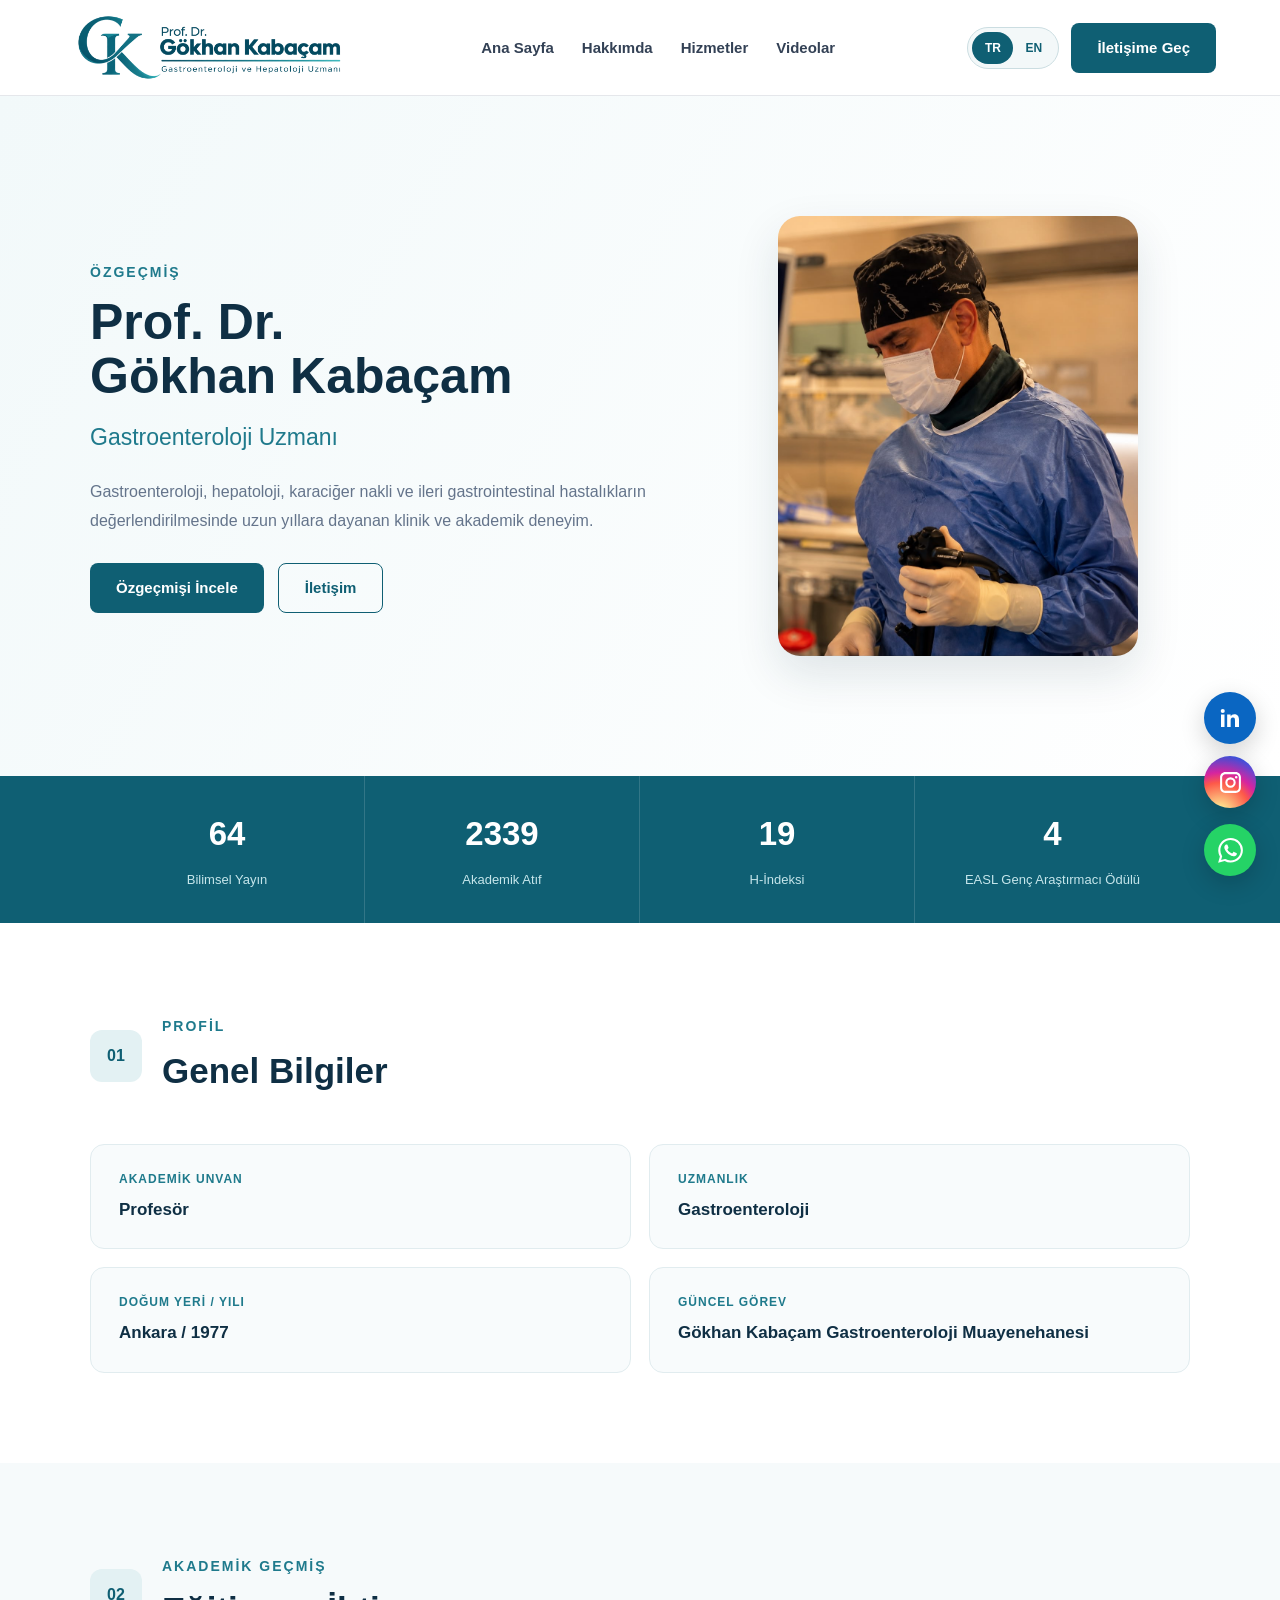
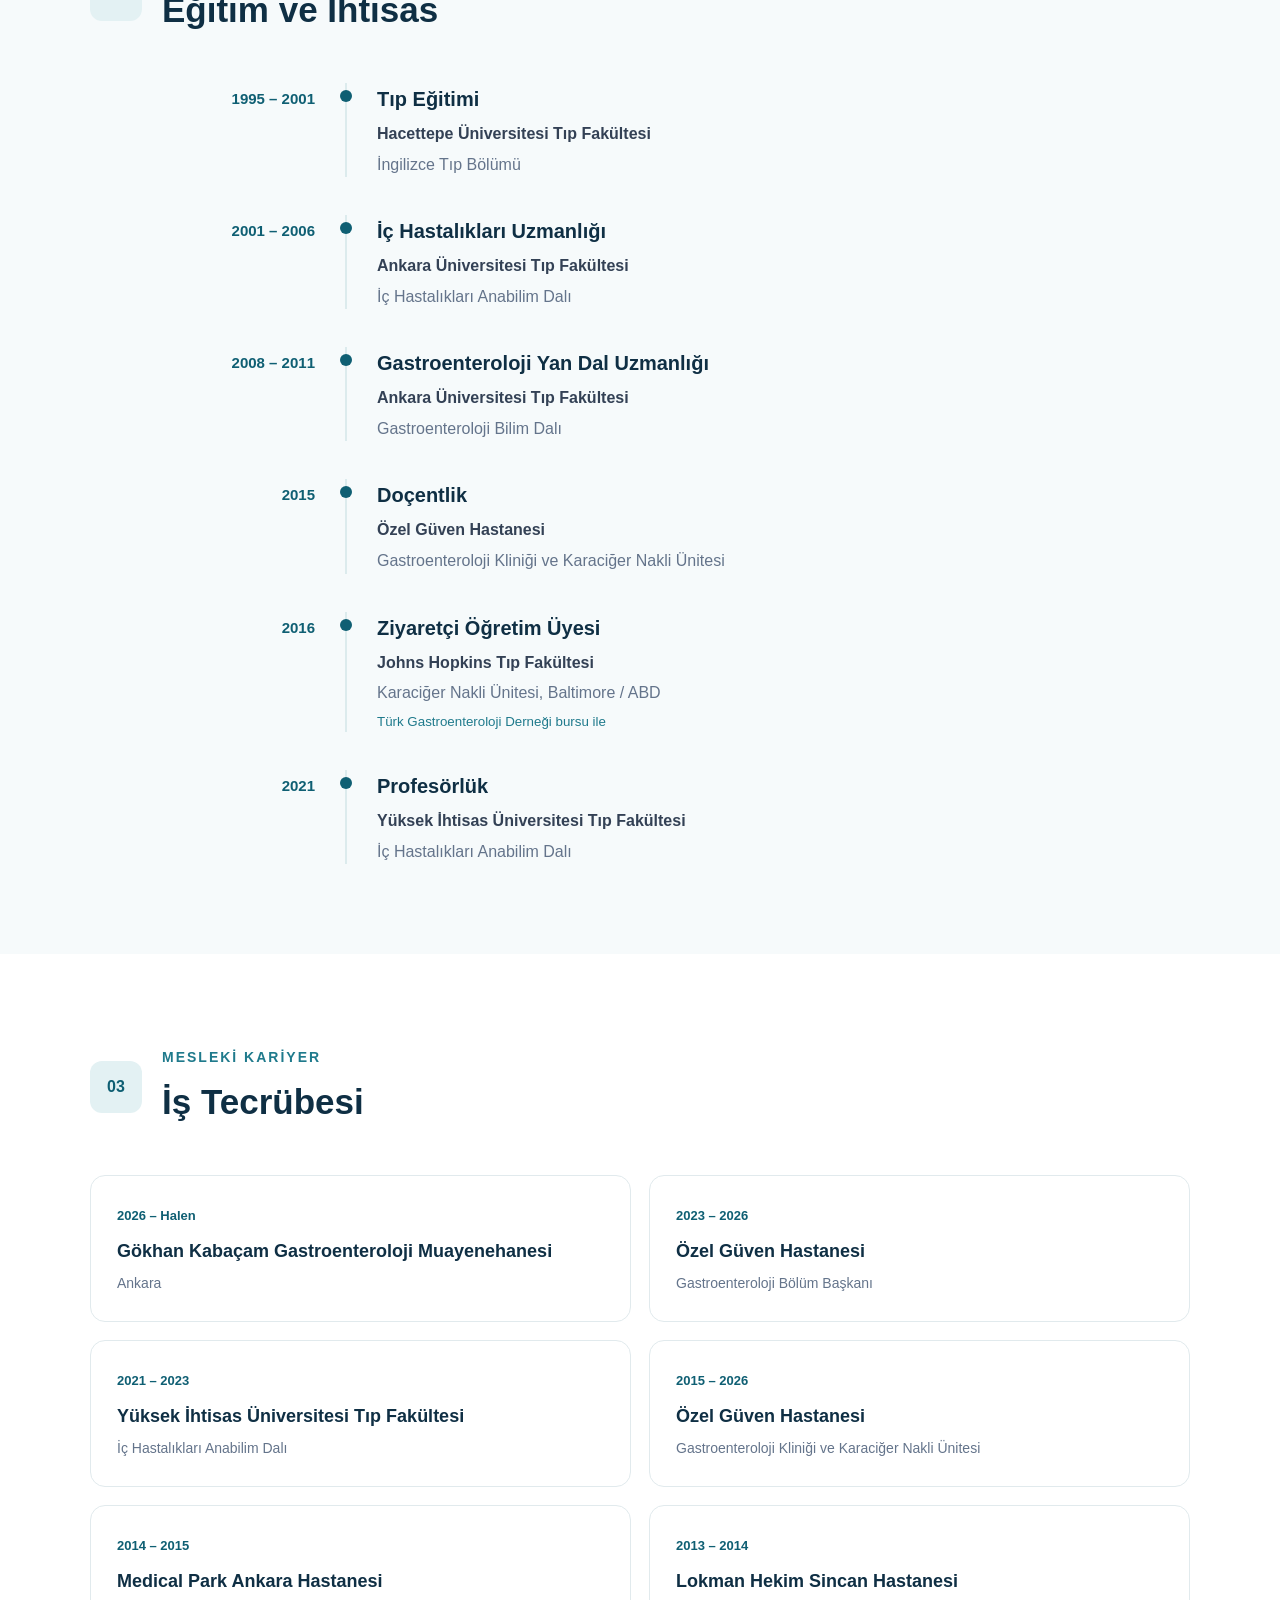
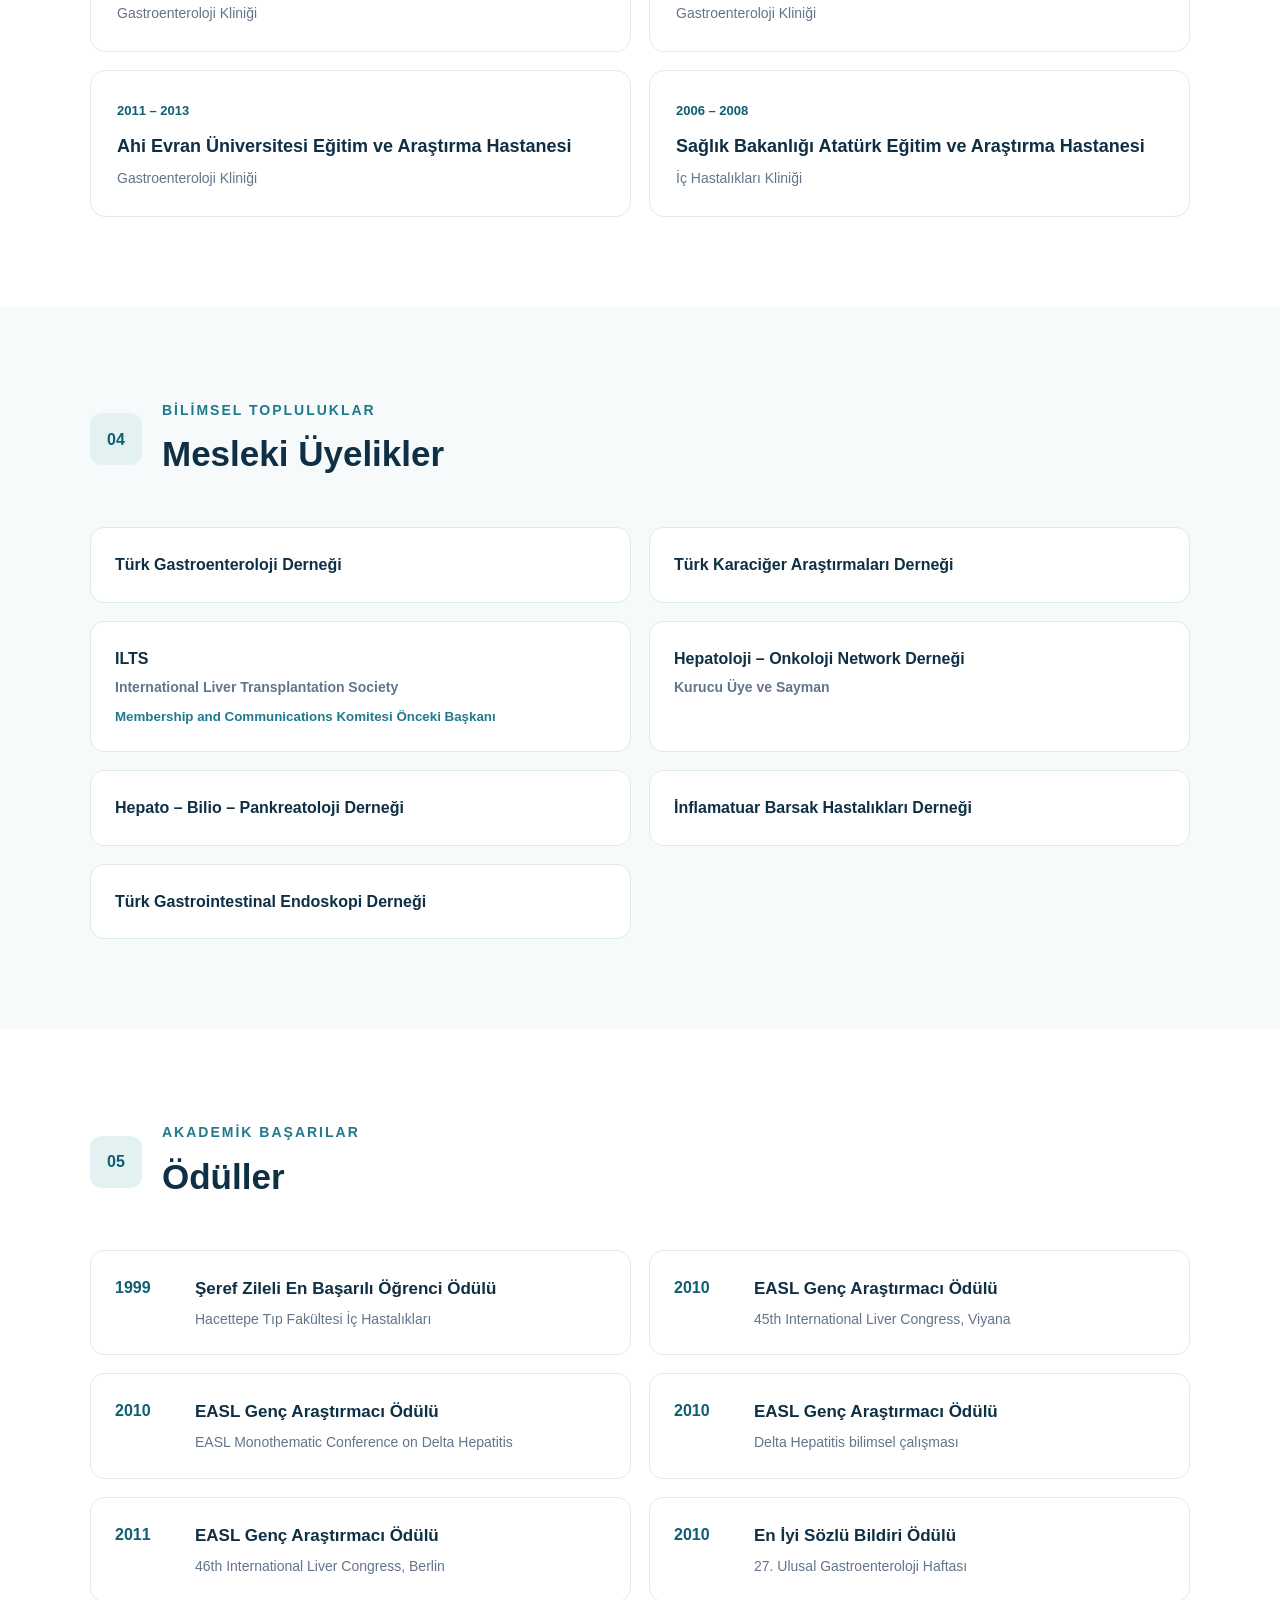
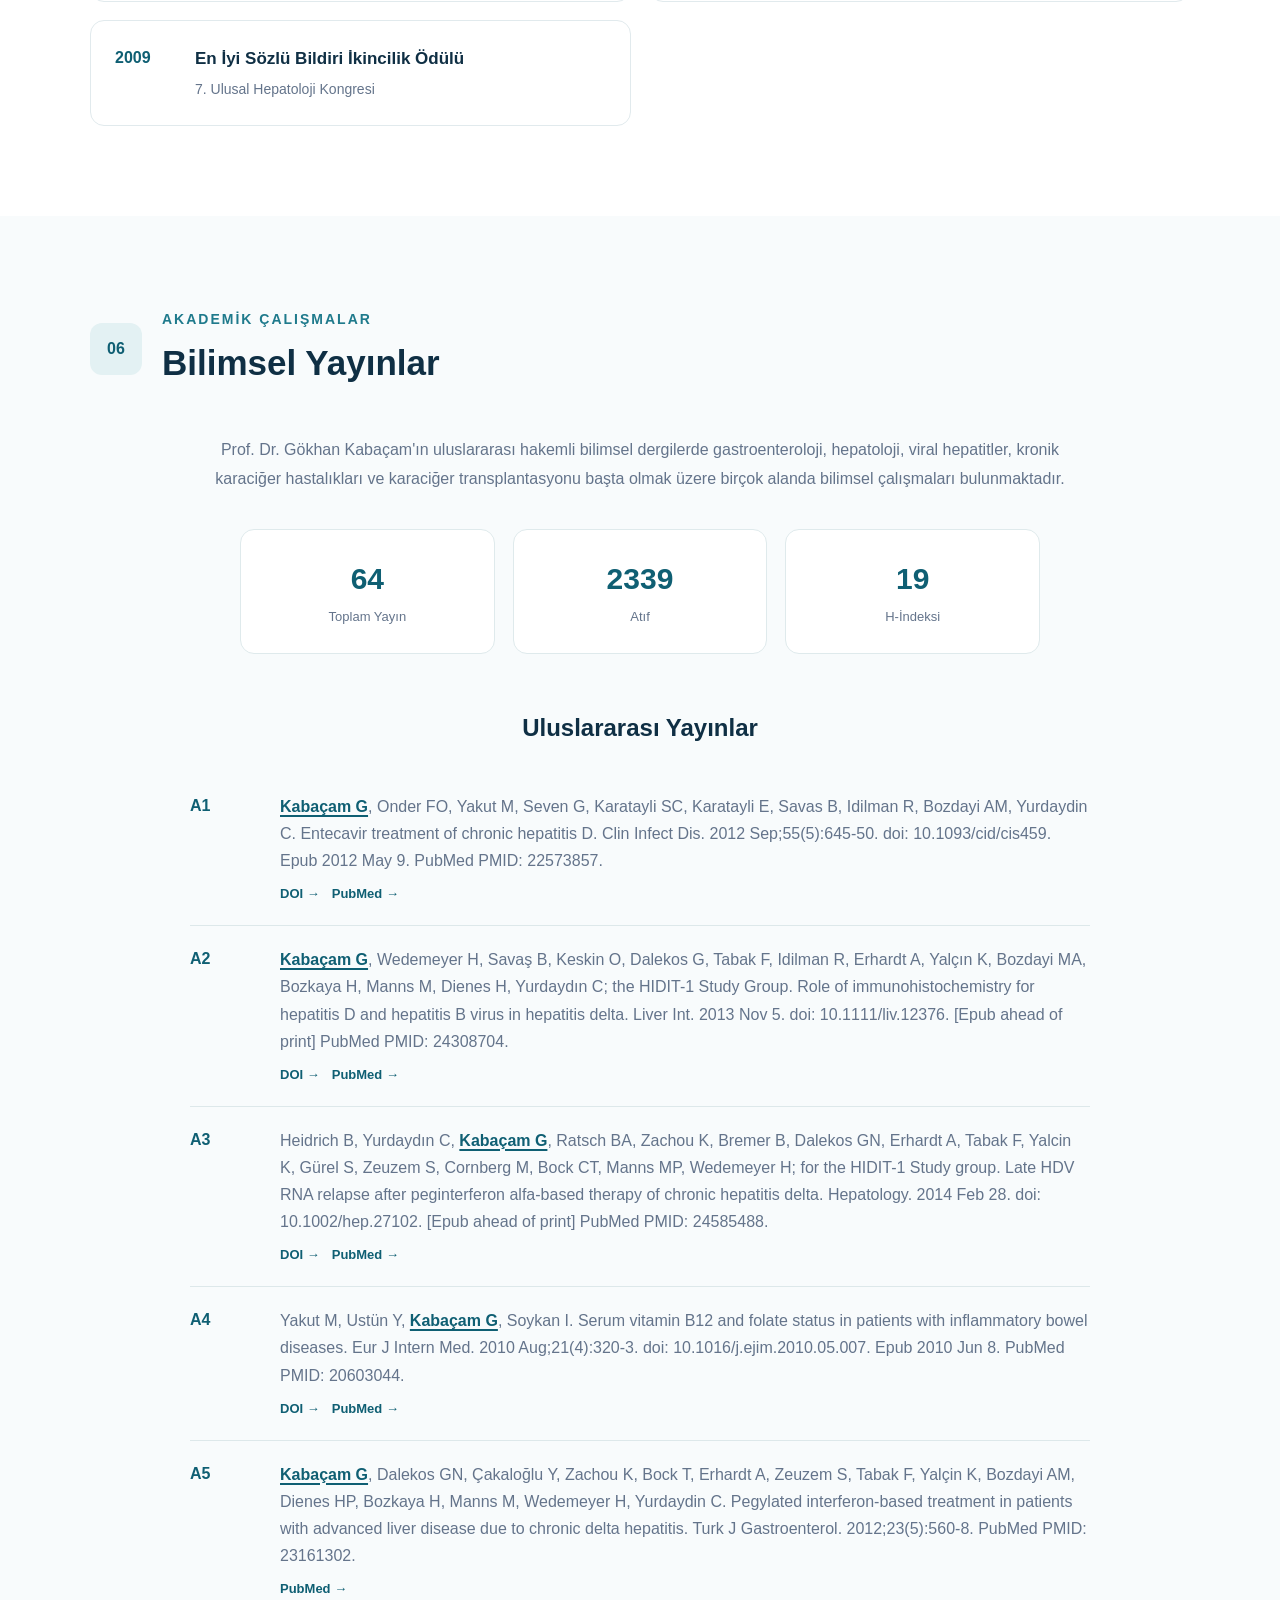
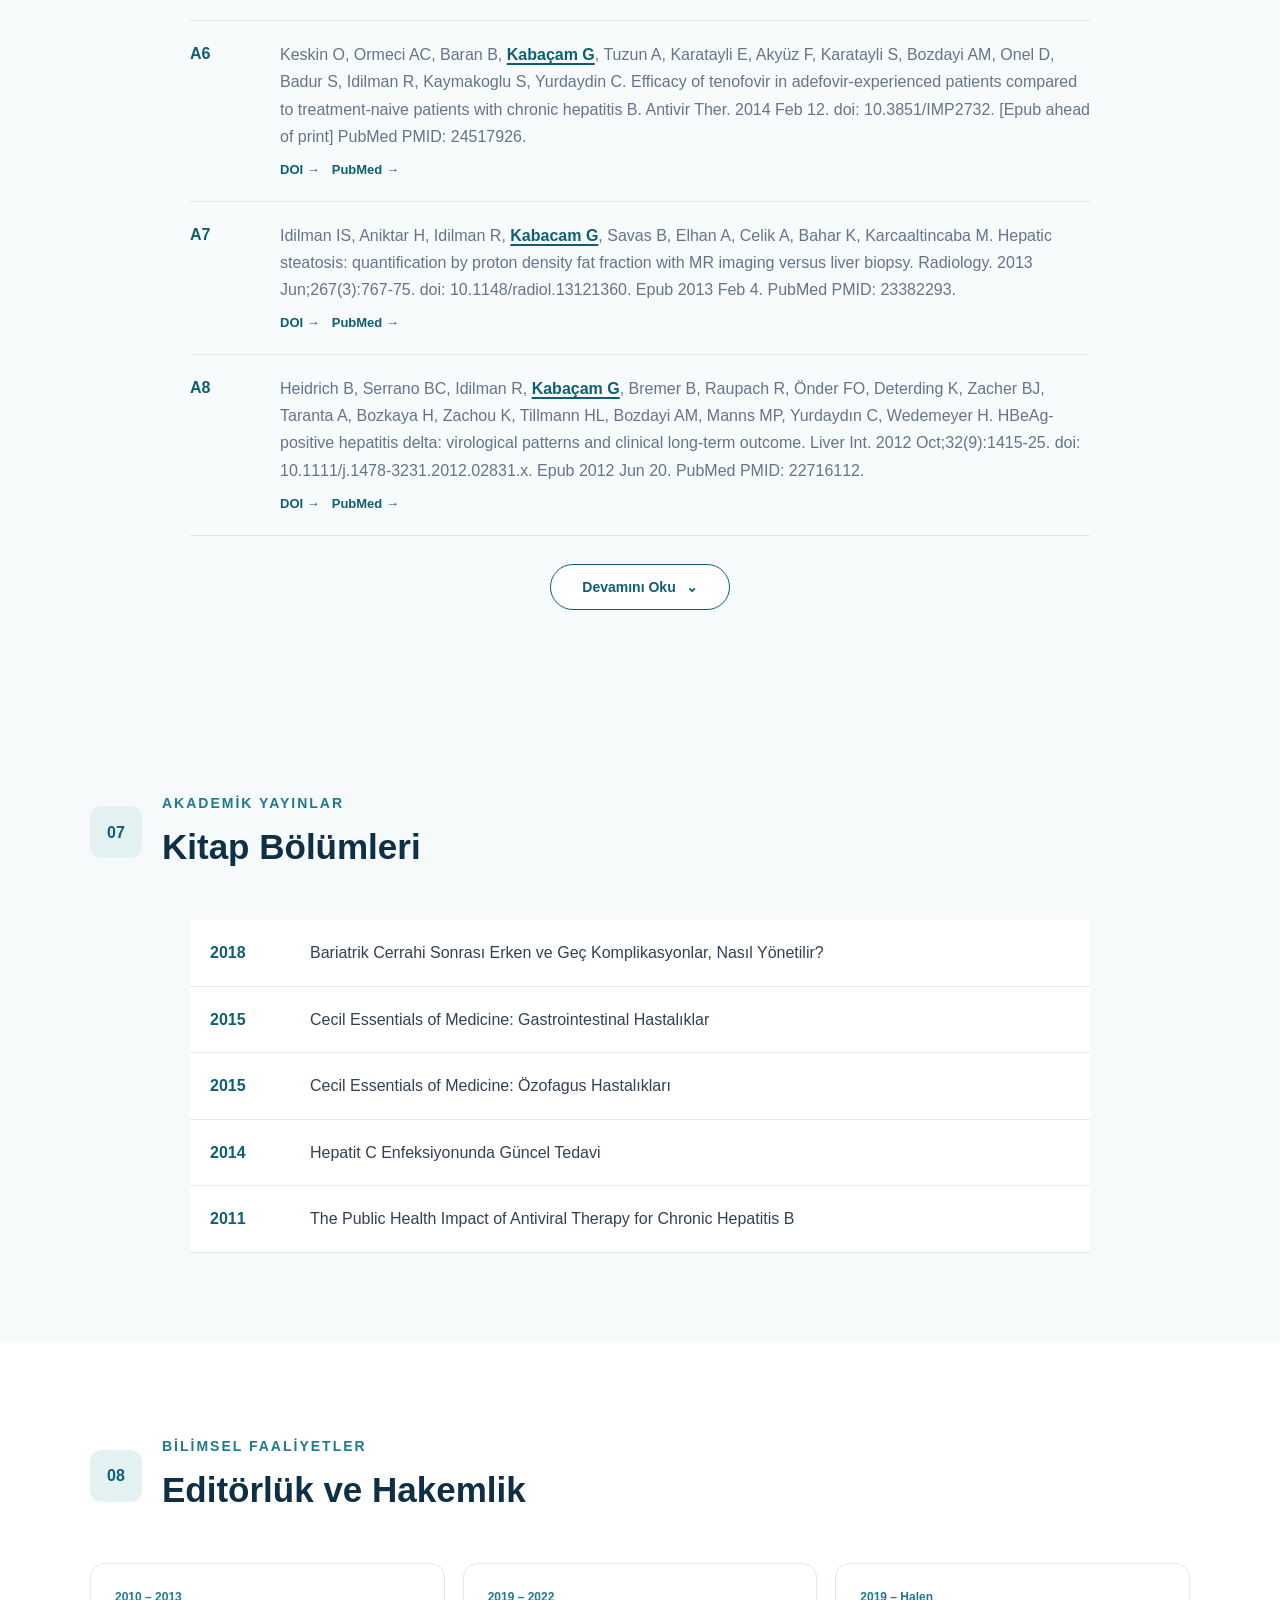
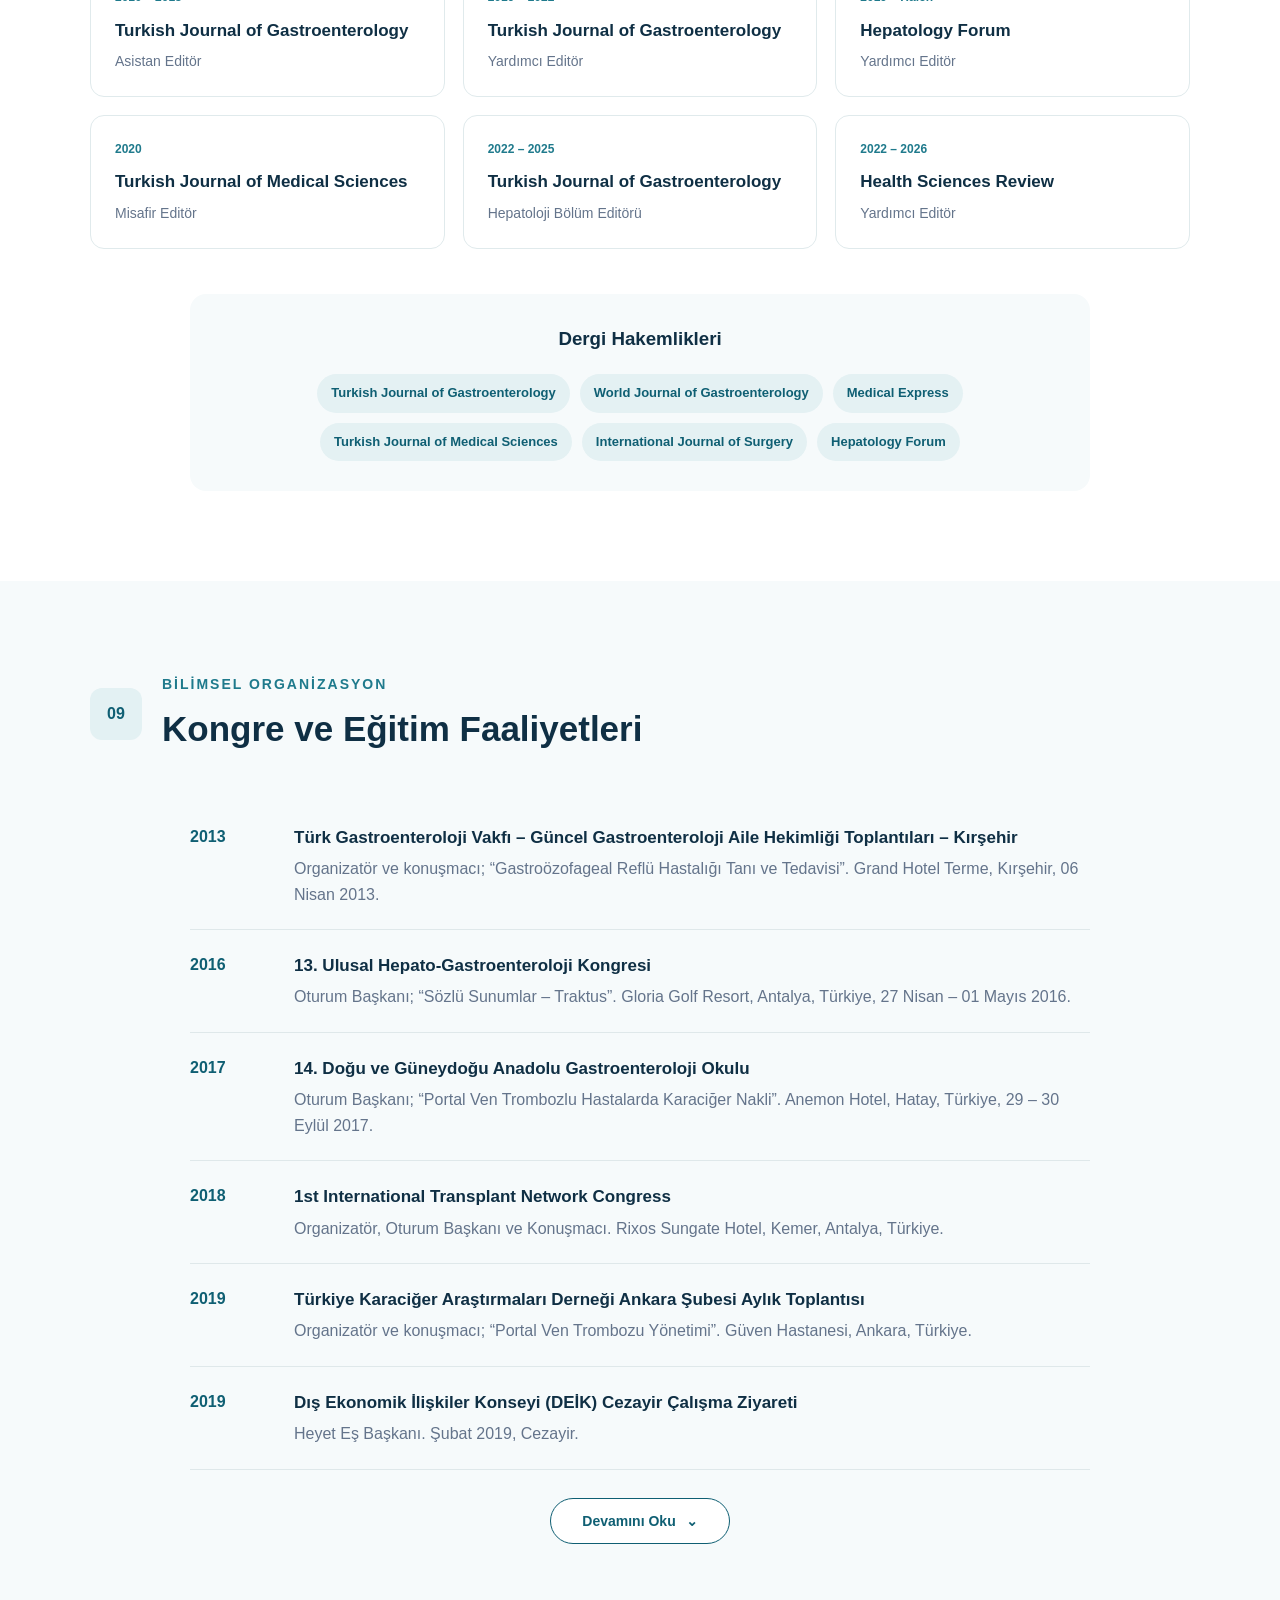
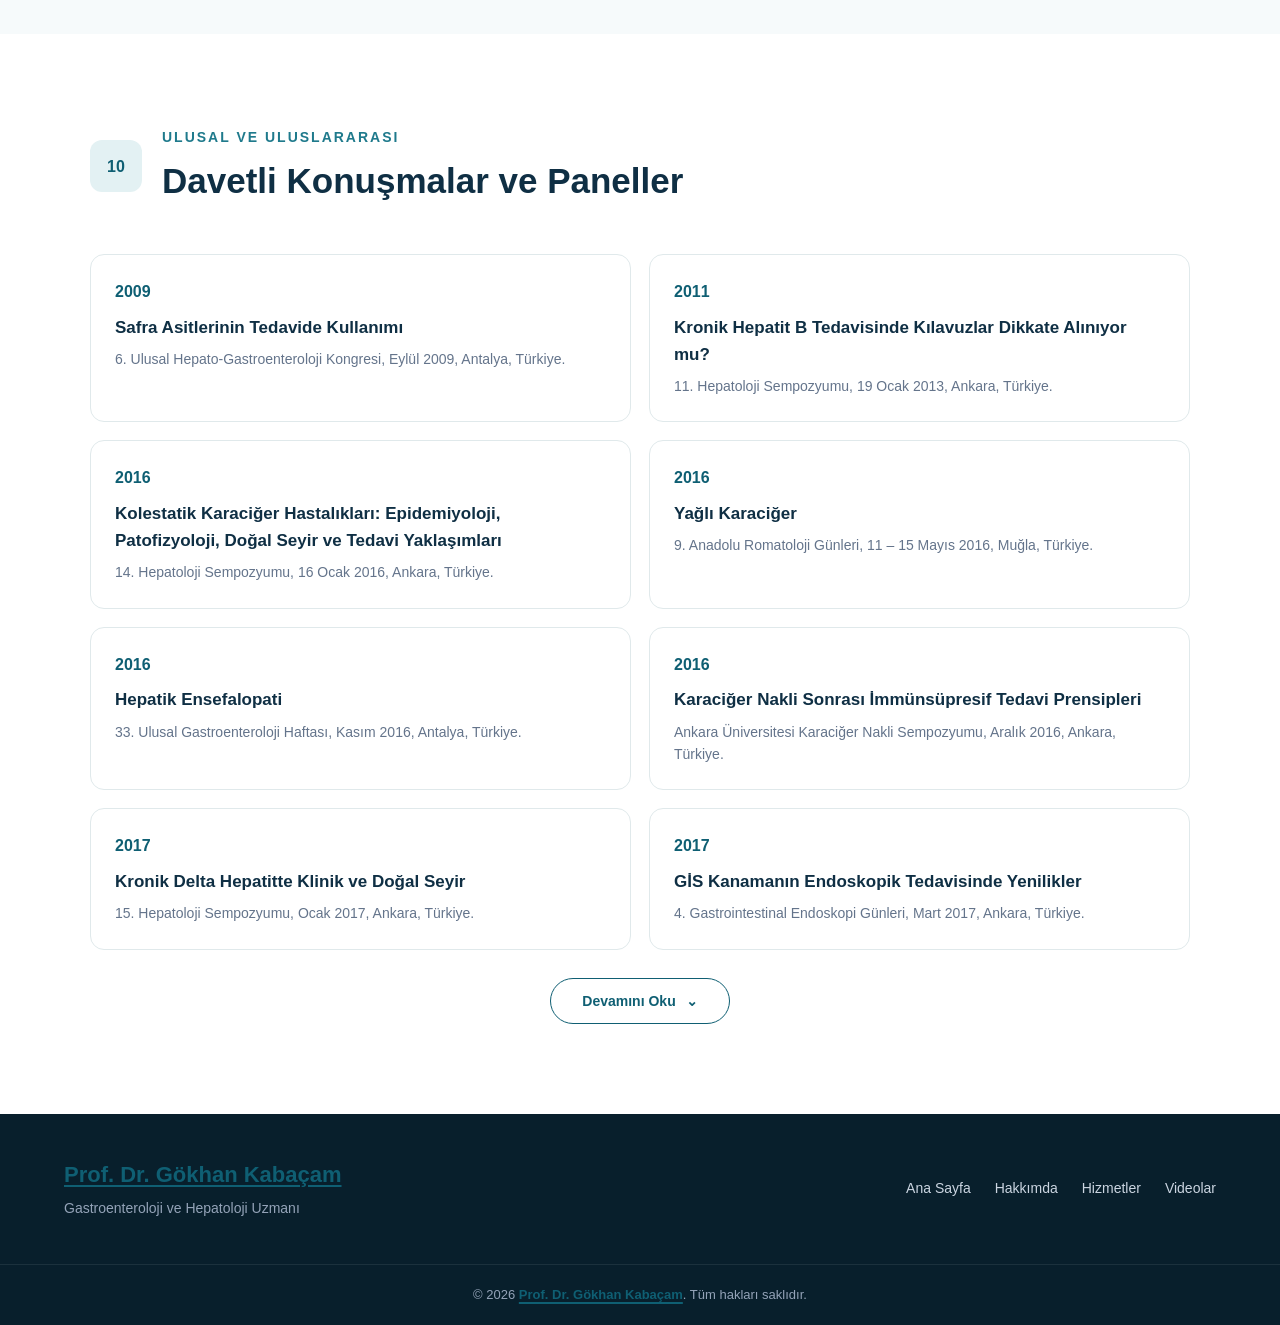
<file: about.html>
<!DOCTYPE html>

<html lang="tr">
<head>
<meta charset="utf-8"/>
<meta content="width=device-width, initial-scale=1.0" name="viewport"/>
<meta content="Prof. Dr. Gökhan Kabaçam'ın özgeçmişi, eğitim hayatı, gastroenteroloji uzmanlığı, hepatoloji ve karaciğer nakli deneyimi, akademik kariyeri, bilimsel yayınları, ödülleri ve mesleki görevleri." name="description"/>
<meta content="Prof. Dr. Gökhan Kabaçam" name="author"/>
<title>
        Özgeçmiş | Prof. Dr. Gökhan Kabaçam
    </title>
<link href="images/favicon-48x48.png" rel="icon" sizes="48x48" type="image/png"/>
<link href="images/apple-touch-icon.png" rel="apple-touch-icon" sizes="180x180"/>
<!-- CSS -->
<link href="css/style.css" rel="stylesheet"/>
<link href="css/responsive.css" rel="stylesheet"/>
<!-- YAPILANDIRILMIŞ VERİ -->
<script type="application/ld+json">
    {
        "@context": "https://schema.org",
        "@type": "Physician",
        "name": "Prof. Dr. Gökhan Kabaçam",
        "jobTitle": "Gastroenteroloji Uzmanı",
        "description": "Prof. Dr. Gökhan Kabaçam, gastroenteroloji, hepatoloji ve karaciğer nakli alanlarında akademik ve klinik deneyime sahip hekimdir.",
        "telephone": "+90 532 318 44 52",
        "email": "gokhankabacam@yahoo.com",
        "address": {
            "@type": "PostalAddress",
            "streetAddress": "Çukurambar Mah. 1435 Sok. Atlas Apt. No: 1/3",
            "addressLocality": "Çankaya",
            "addressRegion": "Ankara",
            "addressCountry": "TR"
        }
    }
    </script>
</head>
<body>
<!-- =========================
         HEADER / NAVBAR
    ========================== -->
<header class="header">
<div class="container navbar">
<!-- LOGO -->
<a class="logo" href="index.html#home">
<img alt="Prof. Dr. Gökhan Kabaçam" src="images/logo.png"/>
</a>
<!-- MENÜ -->
<nav class="nav-menu" id="navMenu">
<a href="index.html#home">
                    Ana Sayfa
                </a>
<a href="index.html#about">
                    Hakkımda
                </a>
<a href="index.html#services">
                    Hizmetler
                </a>
<a href="index.html#videos">
                    Videolar
                </a>

</nav>
<!-- İLETİŞİM -->

<!-- MOBİL MENÜ -->
<div class="navbar-actions"><button aria-label="Dili değiştir" aria-pressed="false" class="language-switch" id="languageSwitch" type="button"><span aria-hidden="true" class="language-switch-slider"></span><span class="language-label language-tr">TR</span><span class="language-label language-en">EN</span></button><a class="nav-contact-button" href="index.html#contact">
                İletişime Geç
            </a></div><button aria-label="Menüyü Aç" class="mobile-menu-button" id="mobileMenuButton">
                ☰
            </button>
</div>
</header>
<main>
<!-- =========================
             SAYFA GİRİŞİ
        ========================== -->
<section class="about-page-hero">
<div class="container about-page-hero-wrapper">
<!-- SOL -->
<div class="about-page-hero-content">
<span class="section-small-title">
                        Özgeçmiş
                    </span>
<h1>
                        Prof. Dr.<br/>
                        Gökhan Kabaçam
                    </h1>
<h2>
                        Gastroenteroloji Uzmanı
                    </h2>
<p>
                        Gastroenteroloji, hepatoloji, karaciğer nakli
                        ve ileri gastrointestinal hastalıkların
                        değerlendirilmesinde uzun yıllara dayanan
                        klinik ve akademik deneyim.
                    </p>
<div class="cv-hero-buttons">
<a class="primary-button" href="#education">
                            Özgeçmişi İncele
                        </a>
<a class="secondary-button" href="index.html#contact">
                            İletişim
                        </a>
</div>
</div>
<!-- SAĞ FOTOĞRAF -->
<div class="about-page-hero-image">
<img alt="Prof. Dr. Gökhan Kabaçam" src="images/doctor-about.jpg"/>
</div>
</div>
</section>
<!-- =========================
             AKADEMİK SAYILAR
        ========================== -->
<section class="cv-stats">
<div class="container cv-stats-grid">
<div class="cv-stat-item">
<strong>
                        64
                    </strong>
<span>
                        Bilimsel Yayın
                    </span>
</div>
<div class="cv-stat-item">
<strong>
                        2339
                    </strong>
<span>
                        Akademik Atıf
                    </span>
</div>
<div class="cv-stat-item">
<strong>
                        19
                    </strong>
<span>
                        H-İndeksi
                    </span>
</div>
<div class="cv-stat-item">
<strong>
                        4
                    </strong>
<span>
                        EASL Genç Araştırmacı Ödülü
                    </span>
</div>
</div>
</section>
<!-- =========================
             GENEL BİLGİ
        ========================== -->
<section class="cv-section" id="profile">
<div class="container cv-page-container">
<div class="cv-section-heading">
<span>
                        01
                    </span>
<div>
<span class="section-small-title">
                            Profil
                        </span>
<h2>
                            Genel Bilgiler
                        </h2>
</div>
</div>
<div class="cv-profile-grid">
<div class="cv-profile-card">
<span>
                            Akademik Unvan
                        </span>
<strong>
                            Profesör
                        </strong>
</div>
<div class="cv-profile-card">
<span>
                            Uzmanlık
                        </span>
<strong>
                            Gastroenteroloji
                        </strong>
</div>
<div class="cv-profile-card">
<span>
                            Doğum Yeri / Yılı
                        </span>
<strong>
                            Ankara / 1977
                        </strong>
</div>
<div class="cv-profile-card">
<span>
                            Güncel Görev
                        </span>
<strong>
                            Gökhan Kabaçam Gastroenteroloji Muayenehanesi
                        </strong>
</div>
</div>
</div>
</section>
<!-- =========================
             EĞİTİM
        ========================== -->
<section class="cv-section cv-light-section" id="education">
<div class="container cv-page-container">
<div class="cv-section-heading">
<span>
                        02
                    </span>
<div>
<span class="section-small-title">
                            Akademik Geçmiş
                        </span>
<h2>
                            Eğitim ve İhtisas
                        </h2>
</div>
</div>
<div class="cv-timeline">
<!-- 1995 - 2001 -->
<div class="cv-timeline-item">
<div class="cv-timeline-year">
                            1995 – 2001
                        </div>
<div class="cv-timeline-content">
<h3>
                                Tıp Eğitimi
                            </h3>
<strong>
                                Hacettepe Üniversitesi Tıp Fakültesi
                            </strong>
<p>
                                İngilizce Tıp Bölümü
                            </p>
</div>
</div>
<!-- 2001 - 2006 -->
<div class="cv-timeline-item">
<div class="cv-timeline-year">
                            2001 – 2006
                        </div>
<div class="cv-timeline-content">
<h3>
                                İç Hastalıkları Uzmanlığı
                            </h3>
<strong>
                                Ankara Üniversitesi Tıp Fakültesi
                            </strong>
<p>
                                İç Hastalıkları Anabilim Dalı
                            </p>
</div>
</div>
<!-- 2008 - 2011 -->
<div class="cv-timeline-item">
<div class="cv-timeline-year">
                            2008 – 2011
                        </div>
<div class="cv-timeline-content">
<h3>
                                Gastroenteroloji Yan Dal Uzmanlığı
                            </h3>
<strong>
                                Ankara Üniversitesi Tıp Fakültesi
                            </strong>
<p>
                                Gastroenteroloji Bilim Dalı
                            </p>
</div>
</div>
<!-- 2015 -->
<div class="cv-timeline-item">
<div class="cv-timeline-year">
                            2015
                        </div>
<div class="cv-timeline-content">
<h3>
                                Doçentlik
                            </h3>
<strong>
                                Özel Güven Hastanesi
                            </strong>
<p>
                                Gastroenteroloji Kliniği ve
                                Karaciğer Nakli Ünitesi
                            </p>
</div>
</div>
<!-- 2016 -->
<div class="cv-timeline-item">
<div class="cv-timeline-year">
                            2016
                        </div>
<div class="cv-timeline-content">
<h3>
                                Ziyaretçi Öğretim Üyesi
                            </h3>
<strong>
                                Johns Hopkins Tıp Fakültesi
                            </strong>
<p>
                                Karaciğer Nakli Ünitesi,
                                Baltimore / ABD
                            </p>
<small>
                                Türk Gastroenteroloji Derneği bursu ile
                            </small>
</div>
</div>
<!-- 2021 -->
<div class="cv-timeline-item">
<div class="cv-timeline-year">
                            2021
                        </div>
<div class="cv-timeline-content">
<h3>
                                Profesörlük
                            </h3>
<strong>
                                Yüksek İhtisas Üniversitesi
                                Tıp Fakültesi
                            </strong>
<p>
                                İç Hastalıkları Anabilim Dalı
                            </p>
</div>
</div>
</div>
</div>
</section>
<!-- =========================
             İŞ TECRÜBESİ
        ========================== -->
<section class="cv-section" id="experience">
<div class="container cv-page-container">
<div class="cv-section-heading">
<span>
                        03
                    </span>
<div>
<span class="section-small-title">
                            Mesleki Kariyer
                        </span>
<h2>
                            İş Tecrübesi
                        </h2>
</div>
</div>
<div class="experience-list">
<article class="experience-card">
<span class="experience-date">
                            2026 – Halen
                        </span>
<h3>
                            Gökhan Kabaçam Gastroenteroloji Muayenehanesi
                        </h3>
<p>
                            Ankara
                        </p>
</article>
<article class="experience-card">
<span class="experience-date">
                            2023 – 2026
                        </span>
<h3>
                            Özel Güven Hastanesi
                        </h3>
<p>
                            Gastroenteroloji Bölüm Başkanı
                        </p>
</article>
<article class="experience-card">
<span class="experience-date">
                            2021 – 2023
                        </span>
<h3>
                            Yüksek İhtisas Üniversitesi Tıp Fakültesi
                        </h3>
<p>
                            İç Hastalıkları Anabilim Dalı
                        </p>
</article>
<article class="experience-card">
<span class="experience-date">
                            2015 – 2026
                        </span>
<h3>
                            Özel Güven Hastanesi
                        </h3>
<p>
                            Gastroenteroloji Kliniği ve
                            Karaciğer Nakli Ünitesi
                        </p>
</article>
<article class="experience-card">
<span class="experience-date">
                            2014 – 2015
                        </span>
<h3>
                            Medical Park Ankara Hastanesi
                        </h3>
<p>
                            Gastroenteroloji Kliniği
                        </p>
</article>
<article class="experience-card">
<span class="experience-date">
                            2013 – 2014
                        </span>
<h3>
                            Lokman Hekim Sincan Hastanesi
                        </h3>
<p>
                            Gastroenteroloji Kliniği
                        </p>
</article>
<article class="experience-card">
<span class="experience-date">
                            2011 – 2013
                        </span>
<h3>
                            Ahi Evran Üniversitesi
                            Eğitim ve Araştırma Hastanesi
                        </h3>
<p>
                            Gastroenteroloji Kliniği
                        </p>
</article>
<article class="experience-card">
<span class="experience-date">
                            2006 – 2008
                        </span>
<h3>
                            Sağlık Bakanlığı Atatürk
                            Eğitim ve Araştırma Hastanesi
                        </h3>
<p>
                            İç Hastalıkları Kliniği
                        </p>
</article>
</div>
</div>
</section>
<!-- =========================
             ÜYELİKLER
        ========================== -->
<section class="cv-section cv-light-section" id="memberships">
<div class="container cv-page-container">
<div class="cv-section-heading">
<span>
                        04
                    </span>
<div>
<span class="section-small-title">
                            Bilimsel Topluluklar
                        </span>
<h2>
                            Mesleki Üyelikler
                        </h2>
</div>
</div>
<div class="membership-grid">
<div class="membership-card">
                        Türk Gastroenteroloji Derneği
                    </div>
<div class="membership-card">
                        Türk Karaciğer Araştırmaları Derneği
                    </div>
<div class="membership-card">
<strong>
                            ILTS
                        </strong>
<span>
                            International Liver Transplantation Society
                        </span>
<small>
                            Membership and Communications Komitesi
                            Önceki Başkanı
                        </small>
</div>
<div class="membership-card">
<strong>
                            Hepatoloji – Onkoloji Network Derneği
                        </strong>
<span>
                            Kurucu Üye ve Sayman
                        </span>
</div>
<div class="membership-card">
                        Hepato – Bilio – Pankreatoloji Derneği
                    </div>
<div class="membership-card">
                        İnflamatuar Barsak Hastalıkları Derneği
                    </div>
<div class="membership-card">
                        Türk Gastrointestinal Endoskopi Derneği
                    </div>
</div>
</div>
</section>
<!-- =========================
             ÖDÜLLER
        ========================== -->
<section class="cv-section" id="awards">
<div class="container cv-page-container">
<div class="cv-section-heading">
<span>
                        05
                    </span>
<div>
<span class="section-small-title">
                            Akademik Başarılar
                        </span>
<h2>
                            Ödüller
                        </h2>
</div>
</div>
<div class="award-list">
<article class="award-card">
<span>
                            1999
                        </span>
<div>
<h3>
                                Şeref Zileli En Başarılı Öğrenci Ödülü
                            </h3>
<p>
                                Hacettepe Tıp Fakültesi
                                İç Hastalıkları
                            </p>
</div>
</article>
<article class="award-card">
<span>
                            2010
                        </span>
<div>
<h3>
                                EASL Genç Araştırmacı Ödülü
                            </h3>
<p>
                                45th International Liver Congress,
                                Viyana
                            </p>
</div>
</article>
<article class="award-card">
<span>
                            2010
                        </span>
<div>
<h3>
                                EASL Genç Araştırmacı Ödülü
                            </h3>
<p>
                                EASL Monothematic Conference on
                                Delta Hepatitis
                            </p>
</div>
</article>
<article class="award-card">
<span>
                            2010
                        </span>
<div>
<h3>
                                EASL Genç Araştırmacı Ödülü
                            </h3>
<p>
                                Delta Hepatitis bilimsel çalışması
                            </p>
</div>
</article>
<article class="award-card">
<span>
                            2011
                        </span>
<div>
<h3>
                                EASL Genç Araştırmacı Ödülü
                            </h3>
<p>
                                46th International Liver Congress,
                                Berlin
                            </p>
</div>
</article>
<article class="award-card">
<span>
                            2010
                        </span>
<div>
<h3>
                                En İyi Sözlü Bildiri Ödülü
                            </h3>
<p>
                                27. Ulusal Gastroenteroloji Haftası
                            </p>
</div>
</article>
<article class="award-card">
<span>
                            2009
                        </span>
<div>
<h3>
                                En İyi Sözlü Bildiri
                                İkincilik Ödülü
                            </h3>
<p>
                                7. Ulusal Hepatoloji Kongresi
                            </p>
</div>
</article>
</div>
</div>
</section>
<!-- =========================
             BİLİMSEL ÇALIŞMALAR
        ========================== -->
<section class="cv-section cv-academic-section" id="academic">
<div class="container cv-page-container">
<div class="cv-section-heading">
<span>
                        06
                    </span>
<div>
<span class="section-small-title">
                            Akademik Çalışmalar
                        </span>
<h2>
                            Bilimsel Yayınlar
                        </h2>
</div>
</div>
<div class="academic-intro">
<p>
                        Prof. Dr. Gökhan Kabaçam'ın uluslararası
                        hakemli bilimsel dergilerde gastroenteroloji,
                        hepatoloji, viral hepatitler, kronik karaciğer
                        hastalıkları ve karaciğer transplantasyonu
                        başta olmak üzere birçok alanda bilimsel
                        çalışmaları bulunmaktadır.
                    </p>
</div>
<div class="academic-stat-grid">
<div>
<strong>
                            64
                        </strong>
<span>
                            Toplam Yayın
                        </span>
</div>
<div>
<strong>
                            2339
                        </strong>
<span>
                            Atıf
                        </span>
</div>
<div>
<strong>
                            19
                        </strong>
<span>
                            H-İndeksi
                        </span>
</div>
</div>
<!-- SEÇİLİ YAYINLAR -->
<div class="selected-publications" data-collapsible-list data-visible-count="8" data-more-label="Devamını Oku" data-less-label="Daha Az Göster">
<h3>Uluslararası Yayınlar</h3>
<article class="publication-item">
<span>A1</span>
<div class="publication-content">
<p><span class="doctor-name-highlight">Kabaçam G</span>, Onder FO, Yakut M, Seven G, Karatayli SC, Karatayli E, Savas B, Idilman R, Bozdayi AM, Yurdaydin C. Entecavir treatment of chronic hepatitis D. Clin Infect Dis. 2012 Sep;55(5):645-50. doi: 10.1093/cid/cis459. Epub 2012 May 9. PubMed PMID: 22573857.</p>
<div class="publication-links">
<a href="https://doi.org/10.1093/cid/cis459" target="_blank" rel="noopener noreferrer">DOI →</a>
<a href="https://pubmed.ncbi.nlm.nih.gov/22573857/" target="_blank" rel="noopener noreferrer">PubMed →</a>
</div>
</div>
</article>
<article class="publication-item">
<span>A2</span>
<div class="publication-content">
<p><span class="doctor-name-highlight">Kabaçam G</span>, Wedemeyer H, Savaş B, Keskin O, Dalekos G, Tabak F, Idilman R, Erhardt A, Yalçın K, Bozdayi MA, Bozkaya H, Manns M, Dienes H, Yurdaydın C; the HIDIT-1 Study Group. Role of immunohistochemistry for hepatitis D and hepatitis B virus in hepatitis delta. Liver Int. 2013 Nov 5. doi: 10.1111/liv.12376. [Epub ahead of print] PubMed PMID: 24308704.</p>
<div class="publication-links">
<a href="https://doi.org/10.1111/liv.12376" target="_blank" rel="noopener noreferrer">DOI →</a>
<a href="https://pubmed.ncbi.nlm.nih.gov/24308704/" target="_blank" rel="noopener noreferrer">PubMed →</a>
</div>
</div>
</article>
<article class="publication-item">
<span>A3</span>
<div class="publication-content">
<p>Heidrich B, Yurdaydın C, <span class="doctor-name-highlight">Kabaçam G</span>, Ratsch BA, Zachou K, Bremer B, Dalekos GN, Erhardt A, Tabak F, Yalcin K, Gürel S, Zeuzem S, Cornberg M, Bock CT, Manns MP, Wedemeyer H; for the HIDIT-1 Study group. Late HDV RNA relapse after peginterferon alfa-based therapy of chronic hepatitis delta. Hepatology. 2014 Feb 28. doi: 10.1002/hep.27102. [Epub ahead of print] PubMed PMID: 24585488.</p>
<div class="publication-links">
<a href="https://doi.org/10.1002/hep.27102" target="_blank" rel="noopener noreferrer">DOI →</a>
<a href="https://pubmed.ncbi.nlm.nih.gov/24585488/" target="_blank" rel="noopener noreferrer">PubMed →</a>
</div>
</div>
</article>
<article class="publication-item">
<span>A4</span>
<div class="publication-content">
<p>Yakut M, Ustün Y, <span class="doctor-name-highlight">Kabaçam G</span>, Soykan I. Serum vitamin B12 and folate status in patients with inflammatory bowel diseases. Eur J Intern Med. 2010 Aug;21(4):320-3. doi: 10.1016/j.ejim.2010.05.007. Epub 2010 Jun 8. PubMed PMID: 20603044.</p>
<div class="publication-links">
<a href="https://doi.org/10.1016/j.ejim.2010.05.007" target="_blank" rel="noopener noreferrer">DOI →</a>
<a href="https://pubmed.ncbi.nlm.nih.gov/20603044/" target="_blank" rel="noopener noreferrer">PubMed →</a>
</div>
</div>
</article>
<article class="publication-item">
<span>A5</span>
<div class="publication-content">
<p><span class="doctor-name-highlight">Kabaçam G</span>, Dalekos GN, Çakaloğlu Y, Zachou K, Bock T, Erhardt A, Zeuzem S, Tabak F, Yalçin K, Bozdayi AM, Dienes HP, Bozkaya H, Manns M, Wedemeyer H, Yurdaydin C. Pegylated interferon-based treatment in patients with advanced liver disease due to chronic delta hepatitis. Turk J Gastroenterol. 2012;23(5):560-8. PubMed PMID: 23161302.</p>
<div class="publication-links">
<a href="https://pubmed.ncbi.nlm.nih.gov/23161302/" target="_blank" rel="noopener noreferrer">PubMed →</a>
</div>
</div>
</article>
<article class="publication-item">
<span>A6</span>
<div class="publication-content">
<p>Keskin O, Ormeci AC, Baran B, <span class="doctor-name-highlight">Kabaçam G</span>, Tuzun A, Karatayli E, Akyüz F, Karatayli S, Bozdayi AM, Onel D, Badur S, Idilman R, Kaymakoglu S, Yurdaydin C. Efficacy of tenofovir in adefovir-experienced patients compared to treatment-naive patients with chronic hepatitis B. Antivir Ther. 2014 Feb 12. doi: 10.3851/IMP2732. [Epub ahead of print] PubMed PMID: 24517926.</p>
<div class="publication-links">
<a href="https://doi.org/10.3851/IMP2732" target="_blank" rel="noopener noreferrer">DOI →</a>
<a href="https://pubmed.ncbi.nlm.nih.gov/24517926/" target="_blank" rel="noopener noreferrer">PubMed →</a>
</div>
</div>
</article>
<article class="publication-item">
<span>A7</span>
<div class="publication-content">
<p>Idilman IS, Aniktar H, Idilman R, <span class="doctor-name-highlight">Kabacam G</span>, Savas B, Elhan A, Celik A, Bahar K, Karcaaltincaba M. Hepatic steatosis: quantification by proton density fat fraction with MR imaging versus liver biopsy. Radiology. 2013 Jun;267(3):767-75. doi: 10.1148/radiol.13121360. Epub 2013 Feb 4. PubMed PMID: 23382293.</p>
<div class="publication-links">
<a href="https://doi.org/10.1148/radiol.13121360" target="_blank" rel="noopener noreferrer">DOI →</a>
<a href="https://pubmed.ncbi.nlm.nih.gov/23382293/" target="_blank" rel="noopener noreferrer">PubMed →</a>
</div>
</div>
</article>
<article class="publication-item">
<span>A8</span>
<div class="publication-content">
<p>Heidrich B, Serrano BC, Idilman R, <span class="doctor-name-highlight">Kabaçam G</span>, Bremer B, Raupach R, Önder FO, Deterding K, Zacher BJ, Taranta A, Bozkaya H, Zachou K, Tillmann HL, Bozdayi AM, Manns MP, Yurdaydın C, Wedemeyer H. HBeAg-positive hepatitis delta: virological patterns and clinical long-term outcome. Liver Int. 2012 Oct;32(9):1415-25. doi: 10.1111/j.1478-3231.2012.02831.x. Epub 2012 Jun 20. PubMed PMID: 22716112.</p>
<div class="publication-links">
<a href="https://doi.org/10.1111/j.1478-3231.2012.02831.x" target="_blank" rel="noopener noreferrer">DOI →</a>
<a href="https://pubmed.ncbi.nlm.nih.gov/22716112/" target="_blank" rel="noopener noreferrer">PubMed →</a>
</div>
</div>
</article>
<article class="publication-item">
<span>A9</span>
<div class="publication-content">
<p><span class="doctor-name-highlight">Kabaçam G</span>, Törüner M. Can azathioprine 6-mercaptopurine treatment be withdrawn in patients with response in ulcerative colitis: what is the most appropriate time for this? Turk J Gastroenterol. 2012;23 Suppl 2:17-20. Review. PubMed PMID: 23576085.</p>
<div class="publication-links">
<a href="https://pubmed.ncbi.nlm.nih.gov/23576085/" target="_blank" rel="noopener noreferrer">PubMed →</a>
</div>
</div>
</article>
<article class="publication-item">
<span>A10</span>
<div class="publication-content">
<p><span class="doctor-name-highlight">Kabaçam G</span>, Törüner M. How long should we treat patients with azathioprine/6- mercaptopurine before deciding that it is refractory to immunomodulatory treatment? Turk J Gastroenterol. 2012;23 Suppl 2:13-6. Review. PubMed PMID: 23576084.</p>
<div class="publication-links">
<a href="https://pubmed.ncbi.nlm.nih.gov/23576084/" target="_blank" rel="noopener noreferrer">PubMed →</a>
</div>
</div>
</article>
<article class="publication-item">
<span>A11</span>
<div class="publication-content">
<p><span class="doctor-name-highlight">Kabaçam G</span>, Yakut M, Soykan I. Acute esophageal necrosis: a rare cause of gastrointestinal bleeding. Dig Endosc. 2012 Jul;24(4):283. doi: 10.1111/j.1443-1661.2011.01198.x. PubMed PMID: 22725119.</p>
<div class="publication-links">
<a href="https://doi.org/10.1111/j.1443-1661.2011.01198.x" target="_blank" rel="noopener noreferrer">DOI →</a>
<a href="https://pubmed.ncbi.nlm.nih.gov/22725119/" target="_blank" rel="noopener noreferrer">PubMed →</a>
</div>
</div>
</article>
<article class="publication-item">
<span>A12</span>
<div class="publication-content">
<p>Toy M, Onder FO, Idilman R, <span class="doctor-name-highlight">Kabacam G</span>, Richardus JH, Bozdayi M, Akdogan M, Kuloglu Z, Kansu A, Schalm S, Yurdaydin C. The cost-effectiveness of treating chronic hepatitis B patients in a median endemic and middle income country. Eur J Health Econ. 2012 Oct;13(5):663-76. doi: 10.1007/s10198-012-0413-8. Epub 2012 Jul 20. PubMed PMID: 22815098; PubMed Central PMCID: PMC3427846.</p>
<div class="publication-links">
<a href="https://doi.org/10.1007/s10198-012-0413-8" target="_blank" rel="noopener noreferrer">DOI →</a>
<a href="https://pubmed.ncbi.nlm.nih.gov/22815098/" target="_blank" rel="noopener noreferrer">PubMed →</a>
</div>
</div>
</article>
<article class="publication-item">
<span>A13</span>
<div class="publication-content">
<p>Yakut M, <span class="doctor-name-highlight">Kabacam G</span>, Bektaş M, Cetinkaya H, Toruner M, Soykan I. The effect of endogenous hypergastrinemia on lower esophageal sphincter pressure and esophageal motility. Hepatogastroenterology. 2011 Nov-Dec;58(112):1989-92. doi: 10.5754/hge11028. PubMed PMID: 22024072.</p>
<div class="publication-links">
<a href="https://doi.org/10.5754/hge11028" target="_blank" rel="noopener noreferrer">DOI →</a>
<a href="https://pubmed.ncbi.nlm.nih.gov/22024072/" target="_blank" rel="noopener noreferrer">PubMed →</a>
</div>
</div>
</article>
<article class="publication-item">
<span>A14</span>
<div class="publication-content">
<p>Yakut M, Ustün Y, <span class="doctor-name-highlight">Kabaçam G</span>, Bektaş M, Soykan I. Gallbladder volume and ejection fraction in patients with Behçet&#x27;s disease. Clin Res Hepatol Gastroenterol. 2012 Feb;36(1):e20-1. doi: 10.1016/j.clinre.2011.08.009. Epub 2011 Oct 1. PubMed PMID: 21963045.</p>
<div class="publication-links">
<a href="https://doi.org/10.1016/j.clinre.2011.08.009" target="_blank" rel="noopener noreferrer">DOI →</a>
<a href="https://pubmed.ncbi.nlm.nih.gov/21963045/" target="_blank" rel="noopener noreferrer">PubMed →</a>
</div>
</div>
</article>
<article class="publication-item">
<span>A15</span>
<div class="publication-content">
<p>Yakut M, <span class="doctor-name-highlight">Kabaçam G</span>, Öztürk A, Soykan I. Clinical characteristics and evaluation of patients with large hiatal hernia and Cameron lesions. South Med J. 2011 Mar;104(3):179-84. doi: 10.1097/SMJ.0b013e31820c018c. PubMed PMID: 21297527.</p>
<div class="publication-links">
<a href="https://doi.org/10.1097/SMJ.0b013e31820c018c" target="_blank" rel="noopener noreferrer">DOI →</a>
<a href="https://pubmed.ncbi.nlm.nih.gov/21297527/" target="_blank" rel="noopener noreferrer">PubMed →</a>
</div>
</div>
</article>
<article class="publication-item">
<span>A16</span>
<div class="publication-content">
<p><span class="doctor-name-highlight">Kabaçam G</span>, Törüner M. What is the importance of anti-TNF agents in the treatment of luminal (inflammatory type) Crohn&#x27;s disease? Turk J Gastroenterol. 2010 Mar;21(1):107-12. Review. PubMed PMID: 20552736.</p>
<div class="publication-links">
<a href="https://pubmed.ncbi.nlm.nih.gov/20552736/" target="_blank" rel="noopener noreferrer">PubMed →</a>
</div>
</div>
</article>
<article class="publication-item">
<span>A17</span>
<div class="publication-content">
<p><span class="doctor-name-highlight">Kabaçam G</span>, Tezel A. When and how frequently DEXA should be performed for the diagnosis and follow-up of osteoporosis in Crohn&#x27;s disease? Turk J Gastroenterol. 2010 Mar;21(1):100-6. Review. PubMed PMID: 20552735.</p>
<div class="publication-links">
<a href="https://pubmed.ncbi.nlm.nih.gov/20552735/" target="_blank" rel="noopener noreferrer">PubMed →</a>
</div>
</div>
</article>
<article class="publication-item">
<span>A18</span>
<div class="publication-content">
<p>Özkan H, Arslan M, <span class="doctor-name-highlight">Kabacam G</span>, Tas A, Özgür G, Kaygusuz G, Ekinci C, Serdaroğlu A, Köklü S. Chronic hepatitis in a patient with rigid spine myopathy: Cause or just an association? Turk J Gastroenterol 2014; 25: 113-5.</p>
</div>
</article>
<article class="publication-item">
<span>A19</span>
<div class="publication-content">
<p>Seven G, Karatayli SC, Köse SK, Yakut M, <span class="doctor-name-highlight">Kabaçam G</span>, Törüner M, Heper AO, Voelker M, Erden E, Bozdayi AM, Uzunalımoğlu O, Bozkaya H, Yurdaydin C, Schuppan D. Serum connective tissue markers as predictors of advanced fibrosis in patients with chronic hepatitis B and D. Turk J Gastroenterol. 2011 Jun;22(3):305-14. PubMed PMID: 21805422.</p>
<div class="publication-links">
<a href="https://pubmed.ncbi.nlm.nih.gov/21805422/" target="_blank" rel="noopener noreferrer">PubMed →</a>
</div>
</div>
</article>
<article class="publication-item">
<span>A20</span>
<div class="publication-content">
<p>Kabaçam GB, Akbıyık F, Livanelioğlu Z, Tiryaki HT, Karakuş E, <span class="doctor-name-highlight">Kabaçam G</span>. Decision for surgery in the management of a rare condition, childhood gallbladder polyps, and the role of ultrasonography. Turk J Gastroenterol. 2013;24(6):556-60. PubMed PMID: 24623297.</p>
<div class="publication-links">
<a href="https://pubmed.ncbi.nlm.nih.gov/24623297/" target="_blank" rel="noopener noreferrer">PubMed →</a>
</div>
</div>
</article>
<article class="publication-item">
<span>A21</span>
<div class="publication-content">
<p>Bektas M, Seven G, Idilman R, Yakut M, Doğanay B, <span class="doctor-name-highlight">Kabacam G</span>, Ustun Y, Korkut E, Kalkan Ç, Sahin G, Cetinkaya H, Bozkaya H, Yurdaydin C, Bahar K, Cinar K, Soykan I. Manometric assessment of esophageal motor function in patients with primary biliary cirrhosis. Eur J Intern Med. 2014 Mar;25(3):230-4. doi: 10.1016/j.ejim.2014.01.008. Epub 2014 Feb 16. PubMed PMID: 24534163.</p>
<div class="publication-links">
<a href="https://doi.org/10.1016/j.ejim.2014.01.008" target="_blank" rel="noopener noreferrer">DOI →</a>
<a href="https://pubmed.ncbi.nlm.nih.gov/24534163/" target="_blank" rel="noopener noreferrer">PubMed →</a>
</div>
</div>
</article>
<article class="publication-item">
<span>A22</span>
<div class="publication-content">
<p>Yakut M, Ustün Y, Kutlay S, Ongun A, <span class="doctor-name-highlight">Kabaçam G</span>, Boynueğri R, Soykan I. Multiparametric assessment of vascular function and atherosclerosis in patients with autoimmune gastritis: a comparative study. Dig Dis Sci. 2011 Dec;56(12):3583-9. doi: 10.1007/s10620-011-1778-8. Epub 2011 Jun 17. PubMed PMID: 21681509.</p>
<div class="publication-links">
<a href="https://doi.org/10.1007/s10620-011-1778-8" target="_blank" rel="noopener noreferrer">DOI →</a>
<a href="https://pubmed.ncbi.nlm.nih.gov/21681509/" target="_blank" rel="noopener noreferrer">PubMed →</a>
</div>
</div>
</article>
<article class="publication-item">
<span>A23</span>
<div class="publication-content">
<p>Karatayli E, Idilman R, Karatayli SC, Cevik E, Yakut M, Seven G, <span class="doctor-name-highlight">Kabaçam G</span>, Bozdayi AM, Yurdaydin C. Clonal analysis of the quasispecies of antiviral-resistant HBV genomes in patients with entecavir resistance during rescue treatment and successful treatment of entecavir resistance with tenofovir. Antivir Ther. 2013;18(1):77-85. doi: 10.3851/IMP2294. Epub 2012 Aug 10. PubMed PMID: 22878399.</p>
<div class="publication-links">
<a href="https://doi.org/10.3851/IMP2294" target="_blank" rel="noopener noreferrer">DOI →</a>
<a href="https://pubmed.ncbi.nlm.nih.gov/22878399/" target="_blank" rel="noopener noreferrer">PubMed →</a>
</div>
</div>
</article>
<article class="publication-item">
<span>A24</span>
<div class="publication-content">
<p><span class="doctor-name-highlight">Kabacam G</span>, <span class="doctor-name-highlight">Kabacam G</span>, Topcuoglu P, Kuzu I, Arat M. Enzyme replacement therapy in type 1 Gaucher disease and a review of the literature. Turk J Hematol 2010; 27: 190-5. doi:10.5152/tjh.2010.27</p>
<div class="publication-links">
<a href="https://doi.org/10.5152/tjh.2010.27" target="_blank" rel="noopener noreferrer">DOI →</a>
</div>
</div>
</article>
<article class="publication-item">
<span>A25</span>
<div class="publication-content">
<p>Ergun I, <span class="doctor-name-highlight">Kabacam G</span>, Ekmekci Y, Tulunay O, Keven K, Duman N. Skin nodules and acute renal failure, what is the link? Nephrol Dial Transplant. 2005 Jun;20(6):1269-70. Epub 2005 Feb 22. PubMed PMID: 15728264.</p>
<div class="publication-links">
<a href="https://pubmed.ncbi.nlm.nih.gov/15728264/" target="_blank" rel="noopener noreferrer">PubMed →</a>
</div>
</div>
</article>
<article class="publication-item">
<span>A26</span>
<div class="publication-content">
<p>Yakut M, Ustün Y, <span class="doctor-name-highlight">Kabaçam G</span>, Soykan I. Thyroid disorders in patients with Inflammatory Bowel Diseases. Int J Clin Med 2011; 2: 89 – 92.</p>
</div>
</article>
<article class="publication-item">
<span>A27</span>
<div class="publication-content">
<p>AK Dokmeci, M Yakut, N Ormeci, H Ozkan, <span class="doctor-name-highlight">G Kabacam</span>. Long – term results of pancreaticoduodenectomy and endoscopic resection in the treatment of early stage carcinoma of the ampulla of Vater: case series and review of the literature. Turk J Med Sci 2012; 42(5): 946 – 50.</p>
</div>
</article>
<article class="publication-item">
<span>A28</span>
<div class="publication-content">
<p>Yakut M, <span class="doctor-name-highlight">Kabaçam G</span>, Üstün Y, Cetinkaya H, Soykan I. Hepatitis B and C virus prevalence and related factors in patients with inflammatory bowel diseases. Clin Res Hepatol Gastroenterol. 2011 Dec;35(12):857. doi: 10.1016/j.clinre.2011.08.005. Epub 2011 Oct 2. PubMed PMID: 21963993</p>
<div class="publication-links">
<a href="https://doi.org/10.1016/j.clinre.2011.08.005" target="_blank" rel="noopener noreferrer">DOI →</a>
<a href="https://pubmed.ncbi.nlm.nih.gov/21963993/" target="_blank" rel="noopener noreferrer">PubMed →</a>
</div>
</div>
</article>
<article class="publication-item">
<span>A29</span>
<div class="publication-content">
<p>Abdelqader A, <span class="doctor-name-highlight">Kabacam G</span>, Woreta TA, Hamilton JP, Luu H, Al Khalloufi K, Saberi B, Philosophe B, Cameron AM, Gurakar A. Pre- Versus Posttransplant Treatment of Hepatitis C Virus With Direct-Acting Antivirals in Liver Transplant Recipients: More Issues to be Solved. Exp Clin Transplant. 2017 Feb;15(Suppl 1):1-5. PubMed PMID: 28260422.</p>
<div class="publication-links">
<a href="https://pubmed.ncbi.nlm.nih.gov/28260422/" target="_blank" rel="noopener noreferrer">PubMed →</a>
</div>
</div>
</article>
<article class="publication-item">
<span>A30</span>
<div class="publication-content">
<p>Karakaya F, Özer S, Kalkan Ç, Tüzün EA, Çalışkan A, Keskin O, <span class="doctor-name-highlight">Kabaçam G</span>, Karatayli S, Karatayli E, Bozdayi AM, Idilman R, Yurdaydin C. Discontinuation of lamivudine treatment in HBeAg-negative chronic hepatitis B: a pilot study with long-term follow-up. Antivir Ther. 2017 Feb 27. doi: 10.3851/IMP3144. [Epub ahead of print] PubMed PMID: 28240596.</p>
<div class="publication-links">
<a href="https://doi.org/10.3851/IMP3144" target="_blank" rel="noopener noreferrer">DOI →</a>
<a href="https://pubmed.ncbi.nlm.nih.gov/28240596/" target="_blank" rel="noopener noreferrer">PubMed →</a>
</div>
</div>
</article>
<article class="publication-item">
<span>A31</span>
<div class="publication-content">
<p>Niranjan-Azadi AM, <span class="doctor-name-highlight">Kabaçam G</span>, Durand CM, Anjum S, Saberi B, Dagher NN, Philosophe B, Gurakar A. Single-Center Experience in Pre-transplant Hepatitis C Virus (HCV) Treatment Among Living Donor Liver Transplant Candidates: Bridging the Direct-Acting Antivirals (DAA). Ann Transplant. 2017 Sep 22;22:570-574. PubMed PMID: 28935852.</p>
<div class="publication-links">
<a href="https://pubmed.ncbi.nlm.nih.gov/28935852/" target="_blank" rel="noopener noreferrer">PubMed →</a>
</div>
</div>
</article>
<article class="publication-item">
<span>A32</span>
<div class="publication-content">
<p>De Martin E, Hessheimer A, Chadha R, <span class="doctor-name-highlight">Kabacam G</span>, Rajanayagam J, Kirchner V, Kalisvaart M, Scalera I, Bhat M, Contreras A, Bhangui P. Report of the 24th Annual Congress of the International Liver Transplantation Society. Transplantation. 2019 Mar;103(3):465-469. doi: 10.1097/TP.0000000000002549. PMID: 30461723.</p>
<div class="publication-links">
<a href="https://doi.org/10.1097/TP.0000000000002549" target="_blank" rel="noopener noreferrer">DOI →</a>
<a href="https://pubmed.ncbi.nlm.nih.gov/30461723/" target="_blank" rel="noopener noreferrer">PubMed →</a>
</div>
</div>
</article>
<article class="publication-item">
<span>A33</span>
<div class="publication-content">
<p>Yurdaydin C, Keskin O, Kalkan Ç, Karakaya F, Çaliskan A, <span class="doctor-name-highlight">Kabaçam G</span>, Önder FO, Karatayli S, Karatayli E, Deda X, Bozkaya H, Bozdayi AM, Idilman R. Interferon Treatment Duration in Patients With Chronic Delta Hepatitis and its Effect on the Natural Course of the Disease. J Infect Dis. 2018 Mar 28;217(8):1184-1192. doi: 10.1093/infdis/jix656. PubMed PMID: 29425306.</p>
<div class="publication-links">
<a href="https://doi.org/10.1093/infdis/jix656" target="_blank" rel="noopener noreferrer">DOI →</a>
<a href="https://pubmed.ncbi.nlm.nih.gov/29425306/" target="_blank" rel="noopener noreferrer">PubMed →</a>
</div>
</div>
</article>
<article class="publication-item">
<span>A34</span>
<div class="publication-content">
<p>Chadha R, De Martin E, <span class="doctor-name-highlight">Kabacam G</span>, Kirchner V, Kalisvaart M, Goldaracena N, Tanaka T, Spiro M, Sapisochin G, Vinaixa C, Hessheimer A, Campos Varela I, Rammohan A, Yoon YI, Victor D, Scalera I, Chan A, Bhangui P. Proceedings of the 25th Annual Congress of the International Liver Transplantation Society. Transplantation. 2020 Aug;104(8):1560-1565. doi: 10.1097/TP.0000000000003160. PMID: 32732832.</p>
<div class="publication-links">
<a href="https://doi.org/10.1097/TP.0000000000003160" target="_blank" rel="noopener noreferrer">DOI →</a>
<a href="https://pubmed.ncbi.nlm.nih.gov/32732832/" target="_blank" rel="noopener noreferrer">PubMed →</a>
</div>
</div>
</article>
<article class="publication-item">
<span>A35</span>
<div class="publication-content">
<p>Ogura Y, <span class="doctor-name-highlight">Kabacam G</span>, Singhal A, Moon DB. The role of living donor liver transplantation for acute liver failure. Int J Surg. 2020 Oct;82S:145-148. doi: 10.1016/j.ijsu.2020.04.058. Epub 2020 Apr 28. PMID: 32353557.</p>
<div class="publication-links">
<a href="https://doi.org/10.1016/j.ijsu.2020.04.058" target="_blank" rel="noopener noreferrer">DOI →</a>
<a href="https://pubmed.ncbi.nlm.nih.gov/32353557/" target="_blank" rel="noopener noreferrer">PubMed →</a>
</div>
</div>
</article>
<article class="publication-item">
<span>A36</span>
<div class="publication-content">
<p><span class="doctor-name-highlight">Kabaçam G</span>, Dayangaç M, Üçbilek E, Erçin CN, Günsar F, Akyıldız M, Akarsu M, Demir M, Kaymakoğlu S, Karasu Z, İdilman R. The COVID-19 pandemic: Clinical practice advice for gastroenterologists, hepatologists, and liver transplant specialists. Turk J Gastroenterol. 2020 May;31(5):348-355. doi: 10.5152/tjg.2020.20413. PMID: 32519953; PMCID: PMC7289168.</p>
<div class="publication-links">
<a href="https://doi.org/10.5152/tjg.2020.20413" target="_blank" rel="noopener noreferrer">DOI →</a>
<a href="https://pubmed.ncbi.nlm.nih.gov/32519953/" target="_blank" rel="noopener noreferrer">PubMed →</a>
</div>
</div>
</article>
<article class="publication-item">
<span>A37</span>
<div class="publication-content">
<p>Müller PC, <span class="doctor-name-highlight">Kabacam G</span>, Vibert E, Germani G, Petrowsky H. Current status of liver transplantation in Europe. Int J Surg. 2020 Oct;82S:22-29. doi: 10.1016/j.ijsu.2020.05.062. Epub 2020 May 23. PMID: 32454252.</p>
<div class="publication-links">
<a href="https://doi.org/10.1016/j.ijsu.2020.05.062" target="_blank" rel="noopener noreferrer">DOI →</a>
<a href="https://pubmed.ncbi.nlm.nih.gov/32454252/" target="_blank" rel="noopener noreferrer">PubMed →</a>
</div>
</div>
</article>
<article class="publication-item">
<span>A38</span>
<div class="publication-content">
<p><span class="doctor-name-highlight">Kabaçam G</span>, Wahlin S, Efe C. Autoimmune hepatitis triggered by COVID-19: A report of two cases. Liver Int. 2021 Oct;41(10):2527-2528. doi: 10.1111/liv.15044. Epub 2021 Sep 3. PMID: 34478591.</p>
<div class="publication-links">
<a href="https://doi.org/10.1111/liv.15044" target="_blank" rel="noopener noreferrer">DOI →</a>
<a href="https://pubmed.ncbi.nlm.nih.gov/34478591/" target="_blank" rel="noopener noreferrer">PubMed →</a>
</div>
</div>
</article>
<article class="publication-item">
<span>A39</span>
<div class="publication-content">
<p>Akarsu M, Onem S, Turan I, Adali G, Akdogan M, Akyildiz M, Aladag M, Balaban Y, Danis N, Dayangac M, Gencdal G, Gokcan H, Sertesen E, Gurakar M, Harputluoglu M, <span class="doctor-name-highlight">Kabacam G</span>, Karademir S, Kiyici M, Idilman R, Karasu Z. Recommendations for Hepatitis B Immunoglobulin and Antiviral Prophylaxis Against Hepatitis B Recurrence After Liver Transplantation. Turk J Gastroenterol. 2021 Sep;32(9):712-719. doi: 10.5152/tjg.2021.21608. PMID: 34609299.</p>
<div class="publication-links">
<a href="https://doi.org/10.5152/tjg.2021.21608" target="_blank" rel="noopener noreferrer">DOI →</a>
<a href="https://pubmed.ncbi.nlm.nih.gov/34609299/" target="_blank" rel="noopener noreferrer">PubMed →</a>
</div>
</div>
</article>
<article class="publication-item">
<span>A40</span>
<div class="publication-content">
<p>Pollok JM, Tinguely P, Berenguer M, Niemann CU, Raptis DA, Spiro M; ERAS4OLT.org collaborative. Enhanced recovery for liver transplantation: recommendations from the 2022 International Liver Transplantation Society consensus conference. Lancet Gastroenterol Hepatol. 2023 Jan;8(1):81-94. doi: 10.1016/S2468-1253(22)00268-0. Erratum in: Lancet Gastroenterol Hepatol. 2023 Feb;8(2):117. PMID: 36495912.</p>
<div class="publication-links">
<a href="https://doi.org/10.1016/S2468-1253(22)00268-0" target="_blank" rel="noopener noreferrer">DOI →</a>
<a href="https://pubmed.ncbi.nlm.nih.gov/36495912/" target="_blank" rel="noopener noreferrer">PubMed →</a>
</div>
</div>
</article>
<article class="publication-item">
<span>A41</span>
<div class="publication-content">
<p>Staubli S, Grover AS, Turner BRH, Raptis DA, Spiro M, Tinguely P, Berenguer M, Rela M; LDLTregistry.org Collaborative. Launch of the International Living Donor Liver Transplantation Outcomes Registry. Lancet Gastroenterol Hepatol. 2023 Aug;8(8):698-699. doi: 10.1016/S2468-1253(23)00185-1. Epub 2023 Jun 22. PMID: 37356451.</p>
<div class="publication-links">
<a href="https://doi.org/10.1016/S2468-1253(23)00185-1" target="_blank" rel="noopener noreferrer">DOI →</a>
<a href="https://pubmed.ncbi.nlm.nih.gov/37356451/" target="_blank" rel="noopener noreferrer">PubMed →</a>
</div>
</div>
</article>
<article class="publication-item">
<span>A42</span>
<div class="publication-content">
<p>Montano-Loza AJ, Ronca V, Ebadi M, Hansen BE, Hirschfield G, Elwir S, Alsaed M, Milkiewicz P, Janik MK, Marschall HU, Burza MA, Efe C, Calışkan AR, Harputluoglu M, <span class="doctor-name-highlight">Kabaçam G</span>, Terrabuio D, de Quadros Onofrio F, Selzner N, Bonder A, Parés A, Llovet L, Akyıldız M, Arikan C, Manns MP, Taubert R, Weber AL, Schiano TD, Haydel B, Czubkowski P, Socha P, Ołdak N, Akamatsu N, Tanaka A, Levy C, Martin EF, Goel A, Sedki M, Jankowska I, Ikegami T, Rodriguez M, Sterneck M, Weiler-Normann C, Schramm C, Donato MF, Lohse A, Andrade RJ, Patwardhan VR, van Hoek B, Biewenga M, Kremer AE, Ueda Y, Deneau M, Pedersen M, Mayo MJ, Floreani A, Burra P, Secchi MF, Beretta-Piccoli BT, Sciveres M, Maggiore G, Jafri SM, Debray D, Girard M, Lacaille F, Lytvyak E, Mason AL, Heneghan M, Oo YH; International Autoimmune Hepatitis Group (IAIHG). Risk factors and outcomes associated with recurrent autoimmune hepatitis following liver transplantation. J Hepatol. 2022 Jul;77(1):84-97. doi: 10.1016/j.jhep.2022.01.022. Epub 2022 Feb 8. PMID: 35143897.</p>
<div class="publication-links">
<a href="https://doi.org/10.1016/j.jhep.2022.01.022" target="_blank" rel="noopener noreferrer">DOI →</a>
<a href="https://pubmed.ncbi.nlm.nih.gov/35143897/" target="_blank" rel="noopener noreferrer">PubMed →</a>
</div>
</div>
</article>
<article class="publication-item">
<span>A43</span>
<div class="publication-content">
<p>Kalisvaart M, Chadha R, De Martin E, Alconchel F, Goldaracena N, Keskin O, Liu J, Nasralla D, Mazzola A, Rammohan A, Spiro M, Tanaka T, Campos-Varela I, Victor D, Vinaixa C, Yoon U, Yoon YI, Hessheimer A, <span class="doctor-name-highlight">Kabacam G</span>, Sapisochin G, Shaker T, Bhangui P, Chan A, Kirchner V. Proceedings of the 26th Annual Virtual Congress of the International Liver Transplantation Society. Transplantation. 2022 Sep 1;106(9):1738-1744. doi: 10.1097/TP.0000000000004183. Epub 2022 Aug 19. PMID: 35676871.</p>
<div class="publication-links">
<a href="https://doi.org/10.1097/TP.0000000000004183" target="_blank" rel="noopener noreferrer">DOI →</a>
<a href="https://pubmed.ncbi.nlm.nih.gov/35676871/" target="_blank" rel="noopener noreferrer">PubMed →</a>
</div>
</div>
</article>
<article class="publication-item">
<span>A44</span>
<div class="publication-content">
<p>Weiss E, <span class="doctor-name-highlight">Kabacam G</span>, Gorvin L, Spiro M, Raptis DA, Keskin O, Orloff S, Belghiti J; ERAS4OLT.org Working Group. The role of preoperative psychosocial counseling on the improvement of the recipient compliance and speed of recovery after liver transplantation - A systematic review of the literature and expert panel recommendations. Clin Transplant. 2022 Oct;36(10):e14632. doi: 10.1111/ctr.14632. PMID: 35253275.</p>
<div class="publication-links">
<a href="https://doi.org/10.1111/ctr.14632" target="_blank" rel="noopener noreferrer">DOI →</a>
<a href="https://pubmed.ncbi.nlm.nih.gov/35253275/" target="_blank" rel="noopener noreferrer">PubMed →</a>
</div>
</div>
</article>
<article class="publication-item">
<span>A45</span>
<div class="publication-content">
<p>Yarkan Tugsal H, Yuksel S, <span class="doctor-name-highlight">Kabacam G</span>, Evirgen S, Akan K, Akyuz F, Gulluoglu M, Erden E, Bozdayi AM, Cinar K, Idilman R, Yurdaydin C, Kaymakoglu S, Bozkaya H. ATA Index: A novel score for predicting fibrosis stage in chronic viral hepatitis. Hepatol Forum. 2021 Jan 8;2(1):12- 19. doi: 10.14744/hf.2020.2020.0027. PMID: 35782888; PMCID: PMC9138929.</p>
<div class="publication-links">
<a href="https://doi.org/10.14744/hf.2020.2020.0027" target="_blank" rel="noopener noreferrer">DOI →</a>
<a href="https://pubmed.ncbi.nlm.nih.gov/35782888/" target="_blank" rel="noopener noreferrer">PubMed →</a>
</div>
</div>
</article>
<article class="publication-item">
<span>A46</span>
<div class="publication-content">
<p>Kirimker EO, <span class="doctor-name-highlight">Kabacam G</span>, Keskin O, Goktug UU, Atli M, Bingol-Kologlu M, Karayalcin K, Karademir S, Balci D. Outcomes of Surgical Strategies for Living Donor Liver Transplantation in Patients With Portal Vein Thrombosis: A Cohort Study. Transplant Proc. 2022 Oct;54(8):2217- 2223. doi: 10.1016/j.transproceed.2022.07.006. Epub 2022 Sep 1. PMID: 36058748.</p>
<div class="publication-links">
<a href="https://doi.org/10.1016/j.transproceed.2022.07.006" target="_blank" rel="noopener noreferrer">DOI →</a>
<a href="https://pubmed.ncbi.nlm.nih.gov/36058748/" target="_blank" rel="noopener noreferrer">PubMed →</a>
</div>
</div>
</article>
<article class="publication-item">
<span>A47</span>
<div class="publication-content">
<p>Akarsu M, Dolu S, Harputluoglu M, Yilmaz S, Akyildiz M, Gencdal G, Polat KY, Dincer D, Adanir H, Turan I, Gunsar F, Karasu Z, Gokcan H, Karademir S, <span class="doctor-name-highlight">Kabacam G</span>, Kayhan MA, Kiyici M, Gulsen MT, Balaban Y, Dogrul AB, Senkaya A, Ellik ZM, Eren F, Idilman R. Changing trends in the etiology of liver transplantation in Turkiye: A multicenter study. Hepatol Forum. 2024 Jan 16;5(1):3-6. doi: 10.14744/hf.2023.2023.0010. PMID: 38283275; PMCID: PMC10809344.</p>
<div class="publication-links">
<a href="https://doi.org/10.14744/hf.2023.2023.0010" target="_blank" rel="noopener noreferrer">DOI →</a>
<a href="https://pubmed.ncbi.nlm.nih.gov/38283275/" target="_blank" rel="noopener noreferrer">PubMed →</a>
</div>
</div>
</article>
<article class="publication-item">
<span>A48</span>
<div class="publication-content">
<p>Idilman R, Karatayli SC, <span class="doctor-name-highlight">Kabacam G</span>, Savas B, Elhan AH, Bozdayi AM. The role of PNPLA3 (rs738409) c&gt;g variant on histological progression of non-alcoholic fatty liver disease. Hepatol Forum. 2020 Sep 21;1(3):82-87. doi: 10.14744/hf.2020.2020.0023. PMID: 35949720; PMCID: PMC9349489.</p>
<div class="publication-links">
<a href="https://doi.org/10.14744/hf.2020.2020.0023" target="_blank" rel="noopener noreferrer">DOI →</a>
<a href="https://pubmed.ncbi.nlm.nih.gov/35949720/" target="_blank" rel="noopener noreferrer">PubMed →</a>
</div>
</div>
</article>
<article class="publication-item">
<span>A49</span>
<div class="publication-content">
<p>RAPID Consensus ISLS 2023 Zurich Collaborative; International consensus recommendations for the RAPID procedure in liver transplantation: The RAPID Consensus ISLS 2023 Zurich Collaborative. Int J Surg. 2025 Apr 1;111(4):2766-2772. doi:10.1097/JS9.0000000000002145. PMID: 39907624; PMCID: PMC12175820.</p>
<div class="publication-links">
<a href="https://doi.org/10.1097/JS9.0000000000002145" target="_blank" rel="noopener noreferrer">DOI →</a>
<a href="https://pubmed.ncbi.nlm.nih.gov/39907624/" target="_blank" rel="noopener noreferrer">PubMed →</a>
</div>
</div>
</article>
<article class="publication-item">
<span>A50</span>
<div class="publication-content">
<p>LDLTregistry.org Collaborative. Electronic address: mohamed.rela@gmail.com; LDLTregistry.org Collaborative. Global variation in living donor liver transplantation practices impacts donor and recipient short-term outcomes: Initial insights from the International LDLT Registry. Am J Transplant. 2025 Aug;25(8):1735-1745. doi: 10.1016/j.ajt.2025.04.008. Epub 2025 Apr 17. PMID: 40252923.</p>
<div class="publication-links">
<a href="https://doi.org/10.1016/j.ajt.2025.04.008" target="_blank" rel="noopener noreferrer">DOI →</a>
<a href="https://pubmed.ncbi.nlm.nih.gov/40252923/" target="_blank" rel="noopener noreferrer">PubMed →</a>
</div>
</div>
</article>
<article class="publication-item">
<span>A51</span>
<div class="publication-content">
<p>Ronca V, Parente A, Lytvyak E, Hansen BE, Hirschfield G, Bonder A, Ebadi M, Elwir S, Alsaed M, Milkiewicz P, Janik MK, Marschall HU, Burza MA, Efe C, Rıza Calışkan A, Harputluoglu M, <span class="doctor-name-highlight">Kabaçam G</span>, Terrabuio D, de Quadros Onofrio F, Selzner N, Parés A, Llovet L, Akyıldız M, Arikan C, Manns MP, Taubert R, Weber AL, Schiano TD, Haydel B, Czubkowski P, Socha P, Ołdak N, Akamatsu N, Tanaka A, Levy C, Martin EF, Goel A, Sedki M, Jankowska I, Ikegami T, Rodriguez M, Sterneck M, Sebode M, Schramm C, Donato MF, Colapietro F, Lohse A, Andrade RJ, Patwardhan VR, van Hoek B, Biewenga M, Kremer AE, Ueda Y, Deneau M, Pedersen M, Mayo MJ, Floreani A, Burra P, Secchi MF, Terziroli Beretta-Piccoli B, Sciveres M, Maggiore G, Jafri SM, Debray D, Girard M, Lacaille F, Heneghan M, Mason AL, Oo Y, Montano-Loza AJ. Recurrence of autoimmune hepatitis cholestatic variant syndromes after liver transplantation affects graft and patient survival. JHEP Rep. 2025 Mar 10;7(5):101332. doi: 10.1016/j.jhepr.2025.101332. PMID: 40276483; PMCID: PMC12018556.</p>
<div class="publication-links">
<a href="https://doi.org/10.1016/j.jhepr.2025.101332" target="_blank" rel="noopener noreferrer">DOI →</a>
<a href="https://pubmed.ncbi.nlm.nih.gov/40276483/" target="_blank" rel="noopener noreferrer">PubMed →</a>
</div>
</div>
</article>
<article class="publication-item">
<span>A52</span>
<div class="publication-content">
<p>Moral K, <span class="doctor-name-highlight">Kabaçam G</span>, Atlı M, Cindoruk M, Bayındır Y, Sardan Y, Karademir S. Liver Transplantation Without Systemic Antifungal Prophylaxis-An Exceptional Perspective from a Single Center Experience. J Clin Med. 2025 Jul 1;14(13):4663. doi: 10.3390/jcm14134663. PMID: 40649036; PMCID: PMC12250930.</p>
<div class="publication-links">
<a href="https://doi.org/10.3390/jcm14134663" target="_blank" rel="noopener noreferrer">DOI →</a>
<a href="https://pubmed.ncbi.nlm.nih.gov/40649036/" target="_blank" rel="noopener noreferrer">PubMed →</a>
</div>
</div>
</article>
<article class="publication-item">
<span>A53</span>
<div class="publication-content">
<p>El-Kassas M, Khalifa R, AlNaamani KM, Shousha H, Yilmaz Y, Sanai FM, Almattooq M, Labidi A, Akroush MWI, Debzi N, Abdelmalek MO, Abdeen NS, Tumi A, Elbadry M, El Fouly A, Marwan E, Al Suwaidi J, Elzouki AN, Alswat KA; Steatotic Liver Disease Study Foundation in Middle East and North Africa (SLMENA) Collaborators. Multidisciplinary Team Management of Hepatocellular Carcinoma in the MENA Region: Current Practices, Challenges, and Gaps. J Hepatocell Carcinoma. 2025 Jul 8;12:1315-1335. doi: 10.2147/JHC.S528470. PMID: 40661239; PMCID: PMC12256939.</p>
<div class="publication-links">
<a href="https://doi.org/10.2147/JHC.S528470" target="_blank" rel="noopener noreferrer">DOI →</a>
<a href="https://pubmed.ncbi.nlm.nih.gov/40661239/" target="_blank" rel="noopener noreferrer">PubMed →</a>
</div>
</div>
</article>
<article class="publication-item">
<span>A54</span>
<div class="publication-content">
<p>Turan İ, Akarca US, Aladağ M, Harputluoğlu M, Yılmaz S, Gençdal G, Arıkan Ç, Polat KY, Özçay F, Akarsu M, Ünek T, Karasu Z, Zeytunlu M, Gökcan H, Kayhan MA, Bostancı EB, Kartal AÇ, Balcı D, Dayangaç M, Adanır H, Dinçer D, Dursun H, Gülşen MT, Dilber F, Dulundu E, Balaban Y, Doğrul AB, <span class="doctor-name-highlight">Kabaçam G</span>, Akyıldız M, Günşar F, Gürakar A, İdilman R. Pre-transplant predictors of 3-Month survival following liver transplantation for acute liver failure in adult and pediatric patients in Türkiye. Sci Rep. 2025 Jul 19;15(1):26221. doi: 10.1038/s41598-025-11298-y. PMID: 40683961; PMCID: PMC12276286.</p>
<div class="publication-links">
<a href="https://doi.org/10.1038/s41598-025-11298-y" target="_blank" rel="noopener noreferrer">DOI →</a>
<a href="https://pubmed.ncbi.nlm.nih.gov/40683961/" target="_blank" rel="noopener noreferrer">PubMed →</a>
</div>
</div>
</article>
<article class="publication-item">
<span>A55</span>
<div class="publication-content">
<p>Tanaka T, Hakeem AR, Chadha R, Polak WG, Francoz C, Vinaixa C, Russo FP, <span class="doctor-name-highlight">Kabacam G</span>, Line PD, Liu K, Chaudhury P, Pillai A, Contreras AG, Selzner N, Heimbach JK. Variations in liver allocation systems across continents with a focus on MELD exceptions. Liver Transpl. 2026 May 1;32(5):748-764. doi: 10.1097/LVT.0000000000000751. Epub 2025 Oct 16. PMID: 41100744.</p>
<div class="publication-links">
<a href="https://doi.org/10.1097/LVT.0000000000000751" target="_blank" rel="noopener noreferrer">DOI →</a>
<a href="https://pubmed.ncbi.nlm.nih.gov/41100744/" target="_blank" rel="noopener noreferrer">PubMed →</a>
</div>
</div>
</article>
<article class="publication-item">
<span>A56</span>
<div class="publication-content">
<p>Moral K, <span class="doctor-name-highlight">Kabacam G</span>, Atli M, Cindoruk M, Bayindir Y, Sardan Y, Karademir S. Liver transplantation without pneumocytsis jirovecii prophylaxis - Single center experience. Hepatol Forum. 2025 Oct 10;6(4):146-150. doi: 10.14744/hf.2025.68972. PMID: 41122153; PMCID: PMC12536413.</p>
<div class="publication-links">
<a href="https://doi.org/10.14744/hf.2025.68972" target="_blank" rel="noopener noreferrer">DOI →</a>
<a href="https://pubmed.ncbi.nlm.nih.gov/41122153/" target="_blank" rel="noopener noreferrer">PubMed →</a>
</div>
</div>
</article>
<article class="publication-item">
<span>A57</span>
<div class="publication-content">
<p>LDLTregistry.org Collaborative. Global Outcomes of Open Versus Laparoscopic Versus Robotic Donor Hepatectomy: A Prospective Study From the International LDLT Registry (LDLTregistry.org). Transplantation. 2026 Jan 1;110(1):e197-e203. doi: 10.1097/TP.0000000000005530. Epub 2025 Oct 27. PMID: 41143569.</p>
<div class="publication-links">
<a href="https://doi.org/10.1097/TP.0000000000005530" target="_blank" rel="noopener noreferrer">DOI →</a>
<a href="https://pubmed.ncbi.nlm.nih.gov/41143569/" target="_blank" rel="noopener noreferrer">PubMed →</a>
</div>
</div>
</article>
<article class="publication-item">
<span>A58</span>
<div class="publication-content">
<p>Atli M, Moral K, <span class="doctor-name-highlight">Kabaçam G</span>, Soylu L, Kekilli M. Prognostic value of neutrophil percentage-to-albumin ratio as an adjunct parameter in liver transplantation: A cohort study. Medicine (Baltimore). 2025 Nov 7;104(45):e45712. doi: 10.1097/MD.0000000000045712. PMID: 41204563; PMCID: PMC12599632.</p>
<div class="publication-links">
<a href="https://doi.org/10.1097/MD.0000000000045712" target="_blank" rel="noopener noreferrer">DOI →</a>
<a href="https://pubmed.ncbi.nlm.nih.gov/41204563/" target="_blank" rel="noopener noreferrer">PubMed →</a>
</div>
</div>
</article>
<article class="publication-item">
<span>A59</span>
<div class="publication-content">
<p>Selzner N, Patel MS, Khan MQ, Magistri P, Sayed BA, Rammohan A, Humar A, Abbey S, Badenoch H, Bhangui P, Cattral M, Durand F, Gross JA, Hibi T, Jhaveri K, <span class="doctor-name-highlight">Kabacam G</span>, Khan M, Malik A, Nadalin S, Ng VL, Petrowsky H, Pillai A, Reddy MS, Tokat Y, Wong T, Yilmaz S, Yoshizumi T, Ascher N, Broering D, Burra P, Chen CL, Hirschfield G, Lerut J, Mas V, Taner T, Terrault N, Vyas MP, Wiggins C, Heimbach J, Olthoff K, Rela M, Bhangui P. Living liver donor safety: Preoperative aspects of living liver donation- Guidelines from the ILTS-iLDLT consensus conference. Liver Transpl. 2026 Jul 1;32(7):1049-1065. doi: 10.1097/LVT.0000000000000798. Epub 2026 Feb 11. PMID: 41511461.</p>
<div class="publication-links">
<a href="https://doi.org/10.1097/LVT.0000000000000798" target="_blank" rel="noopener noreferrer">DOI →</a>
<a href="https://pubmed.ncbi.nlm.nih.gov/41511461/" target="_blank" rel="noopener noreferrer">PubMed →</a>
</div>
</div>
</article>
<article class="publication-item">
<span>A60</span>
<div class="publication-content">
<p>Danış N, Döngelli H, Ünek T, Bacakoğlu A, Turan İ, Karasu AZ, Günşar F, Işık E, Harputluoglu MM, Sağlam K, Yılmaz S, Çavuş B, Kaymakoglu S, Adanır H, Dinçer D, Arı D, Akdogan Kayhan M, Turan Gokce D, <span class="doctor-name-highlight">Kabacam G</span>, Karademir S, Kıyıcı M, Cesur S, Gokcan H, Melekoglu Ellik Z, İdilman R, Dayangaç M, Balaban Y, Bülent Doğrul A, Anıl Dinçer H, Adalı G, Dilber F, Taner Gulsen M, Sezgin O, Nur Harput Z, Akyıldız M, Moral K, Egeli T, Ağalar C, Özbilgin M, Akarsu M. De Novo Malignancies after Liver Transplantation: A Multicenter Cohort Study of Incidence, Timing, and Outcomes. Turk J Gastroenterol. 2026 Feb 20;37(4):510-523. doi: 10.5152/tjg.2026.25748. PMID: 41942375; PMCID: PMC13047318.</p>
<div class="publication-links">
<a href="https://doi.org/10.5152/tjg.2026.25748" target="_blank" rel="noopener noreferrer">DOI →</a>
<a href="https://pubmed.ncbi.nlm.nih.gov/41942375/" target="_blank" rel="noopener noreferrer">PubMed →</a>
</div>
</div>
</article>
<article class="publication-item">
<span>A61</span>
<div class="publication-content">
<p>Moral K, Harputluoğlu M, Özkumur GF, Gavcar D, Erbay E, Eren F, Göktuğ MR, Nazari A, Acar S, Ari D, Gökçe DT, Ellik ZM, Işik E, Yağli MA, Akin A, Yilmaz N, Ordu B, Gencdal G, Yüksekyayla O, Gürbüz B, Kekilli M, Cindoruk M, Karakan T, Yilmaz S, Dayangac M, Adanir H, Daniş N, Uyanikoğlu A, Adali G, Gökcan H, Turan I, Kiyici M, Keskin O, Akyildiz M, Kayhan MA, Akarsu M, Kaymakoğlu S, Günşar F, Karasu Z, Idilman R, <span class="doctor-name-highlight">Kabaçam G</span>. Comparison of MELD, MELD-Na, and MELD 3.0 scoring systems for transplant prioritization in the Turkish population: A multicenter study. Liver Transpl. 2026 Apr 13. doi: 10.1097/LVT.0000000000000863. Epub ahead of print. PMID: 41974028.</p>
<div class="publication-links">
<a href="https://doi.org/10.1097/LVT.0000000000000863" target="_blank" rel="noopener noreferrer">DOI →</a>
<a href="https://pubmed.ncbi.nlm.nih.gov/41974028/" target="_blank" rel="noopener noreferrer">PubMed →</a>
</div>
</div>
</article>
<article class="publication-item">
<span>A62</span>
<div class="publication-content">
<p>Moral K, <span class="doctor-name-highlight">Kabaçam G</span>. Reply: Does MELD 3.0&#x27;s sex correction transport to a hepatitis B/D-enriched Turkish transplant population? Liver Transpl. 2026 Jul 10. doi: 10.1097/LVT.0000000000000960. Epub ahead of print. PMID: 42441815.</p>
<div class="publication-links">
<a href="https://doi.org/10.1097/LVT.0000000000000960" target="_blank" rel="noopener noreferrer">DOI →</a>
<a href="https://pubmed.ncbi.nlm.nih.gov/42441815/" target="_blank" rel="noopener noreferrer">PubMed →</a>
</div>
</div>
</article>
<article class="publication-item">
<span>A63</span>
<div class="publication-content">
<p>Bhat M, Sun Y, Manickavel P, Maleki S, Ronca V, Hansen BE, Hirschfield G, Elwir S, Alsaed M, Milkiewicz P, Janik MK, Marschall HU, Burza MA, Efe C, Calışkan AR, Harputluoglu M, <span class="doctor-name-highlight">Kabaçam G</span>, Terrabuio D, de Quadros Onofrio F, Selzner N, Bonder A, Parés A, Llovet L, Akyıldız M, Arikan C, Manns MP, Taubert R, Weber AL, Schiano TD, Haydel B, Czubkowski P, Socha P, Ołdak N, Akamatsu N, Tanaka A, Levy C, Martin EF, Goel A, Sedki M, Jankowska I, Ikegami T, Rodriguez M, Sterneck M, Weiler-Normann C, Schramm C, Donato MF, Lohse A, Andrade RJ, Patwardhan VR, van Hoek B, Biewenga M, Kremer AE, Ueda Y, Deneau M, Pedersen M, Mayo MJ, Floreani A, Burra P, Secchi MF, Terziroli Beretta-Piccoli B, Sciveres M, Maggiore G, Jafri SM, Debray D, Girard M, Lacaille F, de Boer YS, Lleo A, Mason AL, Heneghan M, Oo YH, Lytvyak E, Montano-Loza AJ; International AIH Study Group. Artificial intelligence predicts recurrent autoimmune hepatitis after liver transplantation in a multicenter cohort study. Hepatol Commun. 2026 Jul 27;10(8):e01004. doi: 10.1097/HC9.0000000000001004. PMID: 42520166; PMCID: PMC13412648.</p>
<div class="publication-links">
<a href="https://doi.org/10.1097/HC9.0000000000001004" target="_blank" rel="noopener noreferrer">DOI →</a>
<a href="https://pubmed.ncbi.nlm.nih.gov/42520166/" target="_blank" rel="noopener noreferrer">PubMed →</a>
</div>
</div>
</article>
<article class="publication-item">
<span>A64</span>
<div class="publication-content">
<p>Chen T, Choudhury A, Liu W, Zhang M, Wu W, Xiang H, Wang X, Abbas Z, Kanda T, Idilman R, Kalista KF, Li H, Mohamed RB, Angeli P, Elbasiony M, Wijewantha HS, Panackel C, Thanapirom K, Singal AK, Win KM, Shawcross DL, Tapper EB, Shrestha A, Trebicka J, Dokmeci AK, Krag A, Kulkarni AV, Hu J, Su H, Adali G, Kumar R, Lau GK, Arora A, Fernandez J, Tanwandee T, Kim DJ, Mamun-Al-Mahtab, Hamid S, Lesmana CRA, <span class="doctor-name-highlight">Kabacam G</span>, Verma N, Butt AS, Huang DQ, Taneja S, Goel A, Chirapongsathorn S, Jafri W, Maiwall R, Dhiman RK, Bajaj J, Yaghi C, Sharma BC, Valsan A, Fung J, Premkumar M, Karvellas CJ, Kamani L, Satapathy SK, Bakulin IG, Asrani S, Ghazinian H, Roy A, Loho IM, Payawal DA, Shalimar, Sharma MK, Hernaez R, Duan Z, Rajaram RB, Tanaka A, Giri S, Niriella MA, Dadhich S, Arora V, Li J, Azam MG, Jalan R, Kumar A, Shukla A, Kumar SE, Wong VW, Eapen CE, Alam S, Yu ML, Chawla YK, Shiha GE, Duseja A, Tan SS, Choudhary NS, Rela M, Chan ACY, Bhangui P, Durand F, Bataller R, Muthiah MD, Mahmud N, Bhat M, Saigal S, Arab JP, Kim YJ, El-Sayed MH, Hou J, Jia J, Ormeci N, Wei L, Omata M, Kwo PY, Sarin SK, Ning Q; APASL-ACLF Research Consortium (AARC) for APASL-ACLF Working Party. A global consensus on the critical care management of acute-on-chronic liver failure patients: the APASL ACLF Beijing Position Paper. Hepatol Int. 2026 Jul 30. doi: 10.1007/s12072-026-11116-1. Epub ahead of print. PMID: 42533257.</p>
<div class="publication-links">
<a href="https://doi.org/10.1007/s12072-026-11116-1" target="_blank" rel="noopener noreferrer">DOI →</a>
<a href="https://pubmed.ncbi.nlm.nih.gov/42533257/" target="_blank" rel="noopener noreferrer">PubMed →</a>
</div>
</div>
</article>
</div>
</div>
</div>
</section>

<!-- =========================
             KİTAP BÖLÜMLERİ
        ========================== -->
<section class="cv-section cv-light-section">
<div class="container cv-page-container">
<div class="cv-section-heading">
<span>
                        07
                    </span>
<div>
<span class="section-small-title">
                            Akademik Yayınlar
                        </span>
<h2>
                            Kitap Bölümleri
                        </h2>
</div>
</div>
<div class="book-list">
<article>
<span>
                            2018
                        </span>
<p>
                            Bariatrik Cerrahi Sonrası Erken ve
                            Geç Komplikasyonlar, Nasıl Yönetilir?
                        </p>
</article>
<article>
<span>
                            2015
                        </span>
<p>
                            Cecil Essentials of Medicine:
                            Gastrointestinal Hastalıklar
                        </p>
</article>
<article>
<span>
                            2015
                        </span>
<p>
                            Cecil Essentials of Medicine:
                            Özofagus Hastalıkları
                        </p>
</article>
<article>
<span>
                            2014
                        </span>
<p>
                            Hepatit C Enfeksiyonunda
                            Güncel Tedavi
                        </p>
</article>
<article>
<span>
                            2011
                        </span>
<p>
                            The Public Health Impact of
                            Antiviral Therapy for Chronic Hepatitis B
                        </p>
</article>
</div>
</div>
</section>
<!-- =========================
             EDİTÖRLÜK
        ========================== -->
<section class="cv-section">
<div class="container cv-page-container">
<div class="cv-section-heading">
<span>
                        08
                    </span>
<div>
<span class="section-small-title">
                            Bilimsel Faaliyetler
                        </span>
<h2>
                            Editörlük ve Hakemlik
                        </h2>
</div>
</div>
<div class="academic-role-grid">
<article>
<span>
                            2010 – 2013
                        </span>
<h3>
                            Turkish Journal of Gastroenterology
                        </h3>
<p>
                            Asistan Editör
                        </p>
</article>
<article>
<span>
                            2019 – 2022
                        </span>
<h3>
                            Turkish Journal of Gastroenterology
                        </h3>
<p>
                            Yardımcı Editör
                        </p>
</article>
<article>
<span>
                            2019 – Halen
                        </span>
<h3>
                            Hepatology Forum
                        </h3>
<p>
                            Yardımcı Editör
                        </p>
</article>
<article>
<span>
                            2020
                        </span>
<h3>
                            Turkish Journal of Medical Sciences
                        </h3>
<p>
                            Misafir Editör
                        </p>
</article>
<article>
<span>
                            2022 – 2025
                        </span>
<h3>
                            Turkish Journal of Gastroenterology
                        </h3>
<p>
                            Hepatoloji Bölüm Editörü
                        </p>
</article>
<article>
<span>
                            2022 – 2026
                        </span>
<h3>
                            Health Sciences Review
                        </h3>
<p>
                            Yardımcı Editör
                        </p>
</article>
</div>
<div class="reviewer-box">
<h3>
                        Dergi Hakemlikleri
                    </h3>
<div class="reviewer-tags">
<span>
                            Turkish Journal of Gastroenterology
                        </span>
<span>
                            World Journal of Gastroenterology
                        </span>
<span>
                            Medical Express
                        </span>
<span>
                            Turkish Journal of Medical Sciences
                        </span>
<span>
                            International Journal of Surgery
                        </span>
<span>
                            Hepatology Forum
                        </span>
</div>
</div>
</div>
</section>
<!-- =========================
             KONGRE / ORGANİZASYON
        ========================== -->
<section class="cv-section cv-light-section">
<div class="container cv-page-container">
<div class="cv-section-heading">
<span>09</span>
<div>
<span class="section-small-title">Bilimsel Organizasyon</span>
<h2>Kongre ve Eğitim Faaliyetleri</h2>
</div>
</div>
<div class="event-timeline" data-collapsible-list data-visible-count="6" data-more-label="Devamını Oku" data-less-label="Daha Az Göster">
<article>
<span>2013</span>
<div>
<h3>Türk Gastroenteroloji Vakfı – Güncel Gastroenteroloji Aile Hekimliği Toplantıları – Kırşehir</h3>
<p>Organizatör ve konuşmacı; “Gastroözofageal Reflü Hastalığı Tanı ve Tedavisi”. Grand Hotel Terme, Kırşehir, 06 Nisan 2013.</p>
</div>
</article>
<article>
<span>2016</span>
<div>
<h3>13. Ulusal Hepato-Gastroenteroloji Kongresi</h3>
<p>Oturum Başkanı; “Sözlü Sunumlar – Traktus”. Gloria Golf Resort, Antalya, Türkiye, 27 Nisan – 01 Mayıs 2016.</p>
</div>
</article>
<article>
<span>2017</span>
<div>
<h3>14. Doğu ve Güneydoğu Anadolu Gastroenteroloji Okulu</h3>
<p>Oturum Başkanı; “Portal Ven Trombozlu Hastalarda Karaciğer Nakli”. Anemon Hotel, Hatay, Türkiye, 29 – 30 Eylül 2017.</p>
</div>
</article>
<article>
<span>2018</span>
<div>
<h3>1st International Transplant Network Congress</h3>
<p>Organizatör, Oturum Başkanı ve Konuşmacı. Rixos Sungate Hotel, Kemer, Antalya, Türkiye.</p>
</div>
</article>
<article>
<span>2019</span>
<div>
<h3>Türkiye Karaciğer Araştırmaları Derneği Ankara Şubesi Aylık Toplantısı</h3>
<p>Organizatör ve konuşmacı; “Portal Ven Trombozu Yönetimi”. Güven Hastanesi, Ankara, Türkiye.</p>
</div>
</article>
<article>
<span>2019</span>
<div>
<h3>Dış Ekonomik İlişkiler Konseyi (DEİK) Cezayir Çalışma Ziyareti</h3>
<p>Heyet Eş Başkanı. Şubat 2019, Cezayir.</p>
</div>
</article>
<article>
<span>2020</span>
<div>
<h3>4. Çukurova Hepatoselüler Kanser Kongresi</h3>
<p>Oturum Başkanı; “Sözlü Sunumlar”. Sheraton, Adana, Türkiye, Şubat 2020.</p>
</div>
</article>
<article>
<span>2021</span>
<div>
<h3>Sağlık Bilimleri Üniversitesi 5. Gastroenteroloji Günleri</h3>
<p>Oturum Başkanı; “Dekompanze Karaciğer Siroz Hastasına Yaklaşım”. Ankara, Türkiye, Eylül 2021.</p>
</div>
</article>
<article>
<span>2021</span>
<div>
<h3>TASL / ILTS Joint Post-Graduate Course on Liver Transplantation</h3>
<p>Kurs Başkanı. Mayıs 2021, Online.</p>
</div>
</article>
<article>
<span>2023</span>
<div>
<h3>TASL / ILTS Joint Post-Graduate Course on Liver Transplantation</h3>
<p>Kurs Başkanı. Antalya, Türkiye, Mayıs 2023.</p>
</div>
</article>
<article>
<span>2024</span>
<div>
<h3>TASL / ILTS Joint Post-Graduate Course on Liver Transplantation</h3>
<p>Kurs Eş Başkanı. Rize, Türkiye, Mayıs 2024.</p>
</div>
</article>
<article>
<span>2025</span>
<div>
<h3>TASL / ILTS Joint Post-Graduate Course on Liver Transplantation</h3>
<p>Kurs Başkanı. Antalya, Türkiye, Mayıs 2025.</p>
</div>
</article>
<article>
<span>2025</span>
<div>
<h3>42. Ulusal Gastroenteroloji Kongresi – Karaciğer Nakil Kursu</h3>
<p>Düzenleme Kurulu Üyesi ve Kurs Eş Başkanı. Antalya, Türkiye, Kasım 2025.</p>
</div>
</article>
<article>
<span>2026</span>
<div>
<h3>Karaciğer Kanserlerinde Transplant ve Onkoloji Kongresi</h3>
<p>Kongre Sekreteri. İstanbul, Türkiye, Mart 2026.</p>
</div>
</article>
<article>
<span>2026</span>
<div>
<h3>APASL 2026 Kongresi</h3>
<p>Düzenleme Kurulu Üyesi. İstanbul, Türkiye, Nisan 2026.</p>
</div>
</article>
<article>
<span>2026</span>
<div>
<h3>Karaciğer Naklinde Güncel Gelişmeler</h3>
<p>Kurs Başkanı. Antalya, Türkiye, Mayıs 2023.</p>
</div>
</article>
</div>
</div>
</section>
<!-- =========================
             DAVETLİ KONUŞMALAR
        ========================== -->
<section class="cv-section">
<div class="container cv-page-container">
<div class="cv-section-heading">
<span>10</span>
<div>
<span class="section-small-title">Ulusal ve Uluslararası</span>
<h2>Davetli Konuşmalar ve Paneller</h2>
</div>
</div>
<div class="talk-list" data-collapsible-list data-visible-count="8" data-more-label="Devamını Oku" data-less-label="Daha Az Göster">
<article>
<span>2009</span>
<h3>Safra Asitlerinin Tedavide Kullanımı</h3>
<p>6. Ulusal Hepato-Gastroenteroloji Kongresi, Eylül 2009, Antalya, Türkiye.</p>
</article>
<article>
<span>2011</span>
<h3>Kronik Hepatit B Tedavisinde Kılavuzlar Dikkate Alınıyor mu?</h3>
<p>11. Hepatoloji Sempozyumu, 19 Ocak 2013, Ankara, Türkiye.</p>
</article>
<article>
<span>2016</span>
<h3>Kolestatik Karaciğer Hastalıkları: Epidemiyoloji, Patofizyoloji, Doğal Seyir ve Tedavi Yaklaşımları</h3>
<p>14. Hepatoloji Sempozyumu, 16 Ocak 2016, Ankara, Türkiye.</p>
</article>
<article>
<span>2016</span>
<h3>Yağlı Karaciğer</h3>
<p>9. Anadolu Romatoloji Günleri, 11 – 15 Mayıs 2016, Muğla, Türkiye.</p>
</article>
<article>
<span>2016</span>
<h3>Hepatik Ensefalopati</h3>
<p>33. Ulusal Gastroenteroloji Haftası, Kasım 2016, Antalya, Türkiye.</p>
</article>
<article>
<span>2016</span>
<h3>Karaciğer Nakli Sonrası İmmünsüpresif Tedavi Prensipleri</h3>
<p>Ankara Üniversitesi Karaciğer Nakli Sempozyumu, Aralık 2016, Ankara, Türkiye.</p>
</article>
<article>
<span>2017</span>
<h3>Kronik Delta Hepatitte Klinik ve Doğal Seyir</h3>
<p>15. Hepatoloji Sempozyumu, Ocak 2017, Ankara, Türkiye.</p>
</article>
<article>
<span>2017</span>
<h3>GİS Kanamanın Endoskopik Tedavisinde Yenilikler</h3>
<p>4. Gastrointestinal Endoskopi Günleri, Mart 2017, Ankara, Türkiye.</p>
</article>
<article>
<span>2017</span>
<h3>DEİK – ITN Senegal Çalışma Ziyareti</h3>
<p>Çalışma ziyareti kapsamında 3 konuşma ve resmi temaslar, Mayıs 2017, Dakar, Senegal.</p>
</article>
<article>
<span>2018</span>
<h3>Akut Karaciğer Yetmezliği ile Gelen Hasta Ne Zaman Nakil Merkezine Sevk Edilmelidir?</h3>
<p>16. Hepatoloji Sempozyumu, Ocak 2018, Ankara, Türkiye.</p>
</article>
<article>
<span>2018</span>
<h3>Bariatrik Cerrahi Sonrası Erken ve Geç Komplikasyonlar, Nasıl Yönetilir?</h3>
<p>Türkiye Diyetisyenler Derneği Eğitim Toplantısı, Mart 2018, Ankara, Türkiye.</p>
</article>
<article>
<span>2018</span>
<h3>NAFLD Pre ve Post Tx</h3>
<p>7. Hepatoloji Okulu, Mayıs 2018, Muğla, Türkiye.</p>
</article>
<article>
<span>2018</span>
<h3>Management of Hepatorenal Syndrome Type 1 and 2</h3>
<p>APASL Single Topic Symposium, Eylül 2018, İstanbul, Türkiye.</p>
</article>
<article>
<span>2018</span>
<h3>Immunosuppression in LDLT: Is it different from DDLT?</h3>
<p>1st International Transplant Network Congress, Rixos Sungate Hotel, Ekim 2018, Antalya, Türkiye.</p>
</article>
<article>
<span>2018</span>
<h3>Best of Hepatology</h3>
<p>1st International Transplant Network Congress, Rixos Sungate Hotel, Ekim 2018, Antalya, Türkiye.</p>
</article>
<article>
<span>2019</span>
<h3>Medical Management of Post-Operative Crohn’s Disease</h3>
<p>17th Eurasian Congress of Hepato-Gastroenterology and Surgery, Split, Hırvatistan.</p>
</article>
<article>
<span>2019</span>
<h3>Intraoperative retrograde trans-anastomotic “rendezvous” approach by interventional radiology in a challenging case of posterior sector duct anastomotic stricture after LDLT</h3>
<p>25. Yıllık ILTS Kongresi, 16 Mayıs 2019, Toronto, Kanada.</p>
</article>
<article>
<span>2019</span>
<h3>Hepatit Pozitif Vericiden Negatif Alıcıya Nakil</h3>
<p>16. Hepato-Gastroenteroloji Kongresi, Ekim 2019, Girne, Kıbrıs.</p>
</article>
<article>
<span>2019</span>
<h3>DEİK Cezayir Çalışma Ziyareti</h3>
<p>Çalışma ziyareti kapsamında 1 konuşma ve resmi temaslar, Şubat 2019, Cezayir.</p>
</article>
<article>
<span>2019</span>
<h3>HCC’de Hepatektomi veya Transplantasyon Sonrası Rekürens Tahmin Edilebilir mi?</h3>
<p>Hepatoselüler Kanserde Multidisipliner Yaklaşımlar Sempozyumu, Aralık 2019, Ankara, Türkiye.</p>
</article>
<article>
<span>2019</span>
<h3>Kronik HDV Enfeksiyonunda Yeni Tedaviler</h3>
<p>12. Ulusal Hepatoloji Kongresi, Mayıs 2019, Antalya, Türkiye.</p>
</article>
<article>
<span>2020</span>
<h3>Adverse course after living donor hepatectomy: vascular and biliary complications in the donor</h3>
<p>Vanguard Telekonferans, Şubat 2020, Online.</p>
</article>
<article>
<span>2021</span>
<h3>Post LT COVID-19 Infection: Challanges &amp; Strategies</h3>
<p>Liver Transplant Society of India, Mid-Term Meeting, Mart 2021, Online.</p>
</article>
<article>
<span>2021</span>
<h3>Karaciğer Transplantlı Hastalarda COVID-19 ve TKAD Sonuçları</h3>
<p>12. Ulusal Hepatoloji Kongresi, Mayıs 2021, Online.</p>
</article>
<article>
<span>2021</span>
<h3>The effects of regulations on fellowship training – Hepatology</h3>
<p>2021 Virtual International Congress of ILTS, Mayıs 2021, Online.</p>
</article>
<article>
<span>2021</span>
<h3>NASH’te Nakil Öncesi ve Sonrası Zorluklar</h3>
<p>17. Ulusal HEBİPA Kongresi, Haziran 2021, Online.</p>
</article>
<article>
<span>2021</span>
<h3>Eczanede Reflü ve Dispepsiye Yaklaşım, Danışana Neler Tavsiye Etmeli?</h3>
<p>Bilimin E Hali, Hibrit Eczacılık Buluşması, Ekim 2021, Online.</p>
</article>
<article>
<span>2021</span>
<h3>Kronik Viral Hepatitlerde Sık Yapılan Hatalar ve Çözüm Önerileri</h3>
<p>38. Ulusal Gastroenteroloji Haftası, Kasım 2021, Antalya, Türkiye.</p>
</article>
<article>
<span>2022</span>
<h3>Preoperative factors affecting 30-day Mortality after Liver Transplantation – Infection</h3>
<p>AILBS Congress, Mart 2022, Hindistan.</p>
</article>
<article>
<span>2022</span>
<h3>Post Transplant Dönemde Rejeksiyonların Yönetimi</h3>
<p>18. HEBİPA Kongresi, Mayıs 2022, Kıbrıs.</p>
</article>
<article>
<span>2022</span>
<h3>Recurrent hepatocellular carcinoma following liver transplantation: relationship with HBV recurrence</h3>
<p>2022 Annual ILTS Congress, Mayıs 2022, İstanbul, Türkiye.</p>
</article>
<article>
<span>2022</span>
<h3>Karaciğer Nakli Sonrası İmmünsüpresif Tedavi Prensipleri</h3>
<p>9. Hepatoloji Okulu, Haziran 2022, İzmir, Türkiye.</p>
</article>
<article>
<span>2022</span>
<h3>Wilson Disease: From Pathophysiology To Treatment Whom and How to Screen</h3>
<p>APASL STC, Eylül 2022, İstanbul, Türkiye.</p>
</article>
<article>
<span>2022</span>
<h3>PsO/PsA Hastalarında İnflamatuvar Barsak Hastalığının Yönetimi</h3>
<p>Her Yönüyle Psöriatik Hastalık Sempozyumu, Ekim 2022, Nevşehir, Türkiye.</p>
</article>
<article>
<span>2022</span>
<h3>TARE Planlama/Uygulama: Gastroenterolojinin Rolü</h3>
<p>Girişimsel Nükleer Tıp Sempozyumu, Ekim 2022, Nevşehir, Türkiye.</p>
</article>
<article>
<span>2022</span>
<h3>Post-op Karaciğer Transplantasyonu: Her Gastroenteroloğun Bilmesi Gerekenler</h3>
<p>39. Ulusal Gastroenteroloji Haftası, Kasım 2022, Antalya, Türkiye.</p>
</article>
<article>
<span>2023</span>
<h3>Tips &amp; Tricks in post-transplant care</h3>
<p>14. Ulusal Hepatoloji Kongresi, Mayıs 2023, Antalya, Türkiye.</p>
</article>
<article>
<span>2023</span>
<h3>Sirozlu Hastada Böbrek Fonksiyon Testlerinin Değerlendirilmesi</h3>
<p>19. HEBİPA Kongresi, Ekim 2023, Ankara, Türkiye.</p>
</article>
<article>
<span>2023</span>
<h3>ACLF: Time of liver transplantation</h3>
<p>19th Eurasian Congress of Hepato-Gastroenterology and Surgery, Kasım 2023, Napoli, İtalya.</p>
</article>
<article>
<span>2023</span>
<h3>ACLF: Medikal Tedavi ve Karaciğer Naklinde Nelere Dikkat Etmeliyim?</h3>
<p>TKAD İzmir Şubesi Toplantısı, Aralık 2023, Online.</p>
</article>
<article>
<span>2024</span>
<h3>Post-transplant Uzun Dönem Takipte Nelere Dikkat Edelim?</h3>
<p>BAU Tıp Karaciğer Günleri, Mart 2024, İstanbul, Türkiye.</p>
</article>
<article>
<span>2024</span>
<h3>Post-Transplant Biliary Strictures</h3>
<p>6th International Liver Symposium and LTSI Conference, Mart 2024, Delhi, Hindistan.</p>
</article>
<article>
<span>2024</span>
<h3>Posttransplant long term care of patients after liver transplantation</h3>
<p>20th Eurasian Congress of Hepato-Gastroenterology and Surgery, Nisan 2024, Bakü, Azerbaycan.</p>
</article>
<article>
<span>2024</span>
<h3>TKAD – HBIG PROTOKOL</h3>
<p>TKAD Ankara Şubesi Toplantısı, Nisan 2024, Ankara, Türkiye.</p>
</article>
<article>
<span>2024</span>
<h3>Role of immunotherapy in downsizing hepatocellular carcinoma prior to liver transplantation</h3>
<p>HPB Surgery Week, 60th Annual Congress of Korean Association of HPB Surgery, Mart 2024, Seul, Kore.</p>
</article>
<article>
<span>2024</span>
<h3>Transplant Oncology in Liver Transplantation: Now in guidelines, what’s next?</h3>
<p>15. Ulusal Hepatoloji Kongresi, Mayıs 2024, Rize, Türkiye.</p>
</article>
<article>
<span>2024</span>
<h3>Variations in the Liver Allocation System Across Continents: A Focus on MELD Exception Points and Liver Malignancy; Asian Allocation Process</h3>
<p>2024 Annual ILTS Congress, Mayıs 2024, Houston, ABD.</p>
</article>
<article>
<span>2024</span>
<h3>MASLD ve Karaciğer Nakli: Günümüzde ve Yakın Gelecekte Karaciğer Naklinde Bizi Bekleyenler</h3>
<p>TRANSPLANTASYON’24, XV. Kongre, Gaziantep, Türkiye.</p>
</article>
<article>
<span>2025</span>
<h3>Donor Safety in Live Donor Liver Transplantation and Long-Term Management of Transplant Recipients</h3>
<p>16. Ulusal Hepatoloji Kongresi, Antalya, Türkiye.</p>
</article>
<article>
<span>2025</span>
<h3>İmmünsüpresyon ve Yönetimi</h3>
<p>Karaciğer Nakil Kursu, 42. Ulusal Gastroenteroloji Kongresi, Antalya, Türkiye.</p>
</article>
<article>
<span>2025</span>
<h3>Transplant Komplikasyonları, Vaka Tartışması/Güncelleme</h3>
<p>Karaciğer Nakil Kursu, 42. Ulusal Gastroenteroloji Kongresi, Antalya, Türkiye.</p>
</article>
<article>
<span>2025</span>
<h3>High-risk Hepatitis B Subgroups for HCC: Follow-up and Management</h3>
<p>İstanbul Hepato-Oncology Summit, İstanbul, Türkiye.</p>
</article>
<article>
<span>2026</span>
<h3>Liver Transplantation</h3>
<p>AASLD – TASL Connect Meeting, Şubat 2026, İstanbul, Türkiye.</p>
</article>
<article>
<span>2026</span>
<h3>Tailoring Immunosuppression for Liver Transplant Recipients with MAFLD</h3>
<p>35th Annual Meeting of APASL, İstanbul, Türkiye.</p>
</article>
<article>
<span>2026</span>
<h3>Preoperative Donor Evaluation: Hepatologic Perspective</h3>
<p>30th ILTS Congress, Cenevre, İsviçre.</p>
</article>
<article>
<span>2026</span>
<h3>Liver Transplantation without Borders</h3>
<p>30th ILTS Congress, Cenevre, İsviçre.</p>
</article>
</div>
</div>
</section>

</div>
</div>
</section>
</main>
<!-- INSTAGRAM -->
<a aria-label="Instagram" class="instagram-floating-button" href="https://www.instagram.com/drgokhankabacam/" rel="noopener noreferrer" target="_blank">
<svg aria-hidden="true" viewbox="0 0 24 24">
<path d="M7 2C4.24 2 2 4.24 2 7v10c0 2.76 2.24 5 5 5h10c2.76 0 5-2.24 5-5V7c0-2.76-2.24-5-5-5H7zm10 2c1.66 0 3 1.34 3 3v10c0 1.66-1.34 3-3 3H7c-1.66 0-3-1.34-3-3V7c0-1.66 1.34-3 3-3h10zm-5 3a5 5 0 100 10 5 5 0 000-10zm0 2a3 3 0 110 6 3 3 0 010-6zm5.5-3.25a1.25 1.25 0 100 2.5 1.25 1.25 0 000-2.5z"></path>
</svg>
</a>
<!-- LINKEDIN -->
<a aria-label="LinkedIn" class="linkedin-floating-button" href="https://www.linkedin.com/in/gokhan-kabacam-b1a57033" rel="noopener noreferrer" target="_blank">
<svg aria-hidden="true" viewbox="0 0 24 24">
<path d="M6.5 8.5H3V21h3.5V8.5zM4.75 3A2.05 2.05 0 104.75 7.1 2.05 2.05 0 004.75 3zM21 13.8c0-3.77-2.01-5.52-4.69-5.52a4.05 4.05 0 00-3.66 2.01V8.5H9.15V21h3.5v-6.19c0-1.63.31-3.21 2.33-3.21 1.99 0 2.02 1.86 2.02 3.32V21H21v-7.2z"></path>
</svg>
</a>
<a aria-label="WhatsApp" class="whatsapp-button" href="https://wa.me/905323184452" rel="noopener noreferrer" target="_blank">
<svg aria-hidden="true" viewbox="0 0 24 24">
<path d="M20.52 3.48A11.82 11.82 0 0012.08 0C5.56 0 .25 5.3.25 11.82c0 2.08.54 4.11 1.57 5.9L.15 23.82l6.24-1.64a11.8 11.8 0 005.68 1.45h.01c6.52 0 11.83-5.3 11.83-11.82a11.76 11.76 0 00-3.39-8.33zM12.08 21.63h-.01a9.79 9.79 0 01-4.99-1.37l-.36-.21-3.7.97.99-3.61-.23-.37a9.78 9.78 0 01-1.5-5.22c0-5.42 4.41-9.82 9.83-9.82a9.76 9.76 0 016.95 2.88 9.76 9.76 0 012.87 6.95c-.01 5.41-4.42 9.81-9.85 9.81zm5.39-7.35c-.3-.15-1.75-.86-2.02-.96-.27-.1-.47-.15-.67.15-.2.3-.76.96-.93 1.16-.17.2-.34.22-.64.07-.3-.15-1.25-.46-2.38-1.47-.88-.78-1.47-1.75-1.64-2.05-.17-.3-.02-.46.13-.61.13-.13.3-.34.44-.52.15-.17.2-.3.3-.49.1-.2.05-.37-.02-.52-.07-.15-.67-1.61-.91-2.2-.24-.58-.49-.5-.67-.51h-.57c-.2 0-.52.07-.79.37-.27.3-1.04 1.01-1.04 2.47 0 1.46 1.06 2.87 1.21 3.07.15.2 2.09 3.19 5.06 4.47.71.31 1.26.49 1.69.63.71.23 1.36.2 1.87.12.57-.08 1.75-.72 2-1.41.25-.69.25-1.29.17-1.41-.07-.12-.27-.2-.57-.35z"></path>
</svg>
</a>
<!-- =========================
         FOOTER
    ========================== -->
<footer class="footer">
<div class="container footer-wrapper">
<div class="footer-brand">
<h3>
                    <span class="doctor-name-highlight">Prof. Dr. Gökhan Kabaçam</span>
                </h3>
<p>
                    Gastroenteroloji ve Hepatoloji Uzmanı
                </p>
</div>
<div class="footer-links">
<a href="index.html#home">
                    Ana Sayfa
                </a>
<a href="index.html#about">
                    Hakkımda
                </a>
<a href="index.html#services">
                    Hizmetler
                </a>
<a href="index.html#videos">
                    Videolar
                </a>

</div>
</div>
<div class="footer-bottom">
<p>
                © 2026 <span class="doctor-name-highlight">Prof. Dr. Gökhan Kabaçam</span>.
                Tüm hakları saklıdır.
            </p>
</div>
</footer>
<!-- JAVASCRIPT -->
<script src="js/script.js"></script>
</body>
</html>
</file>
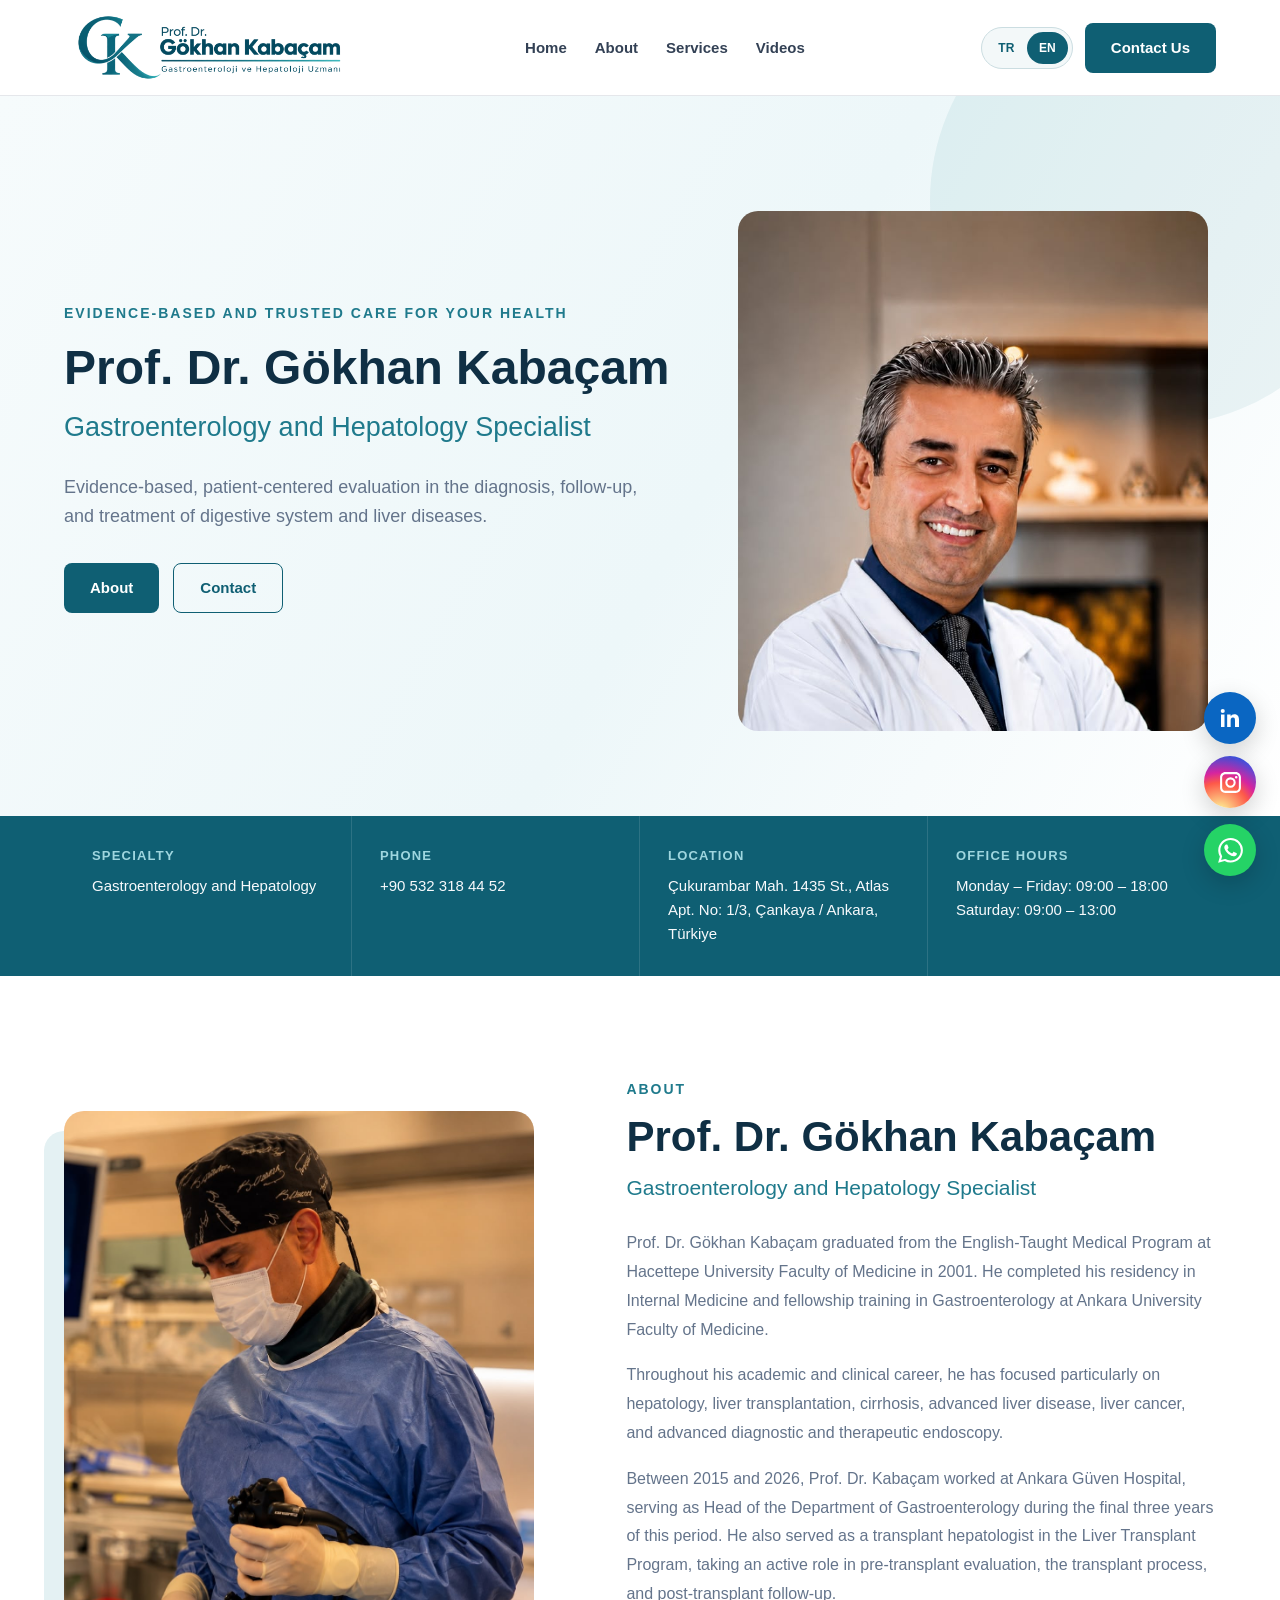
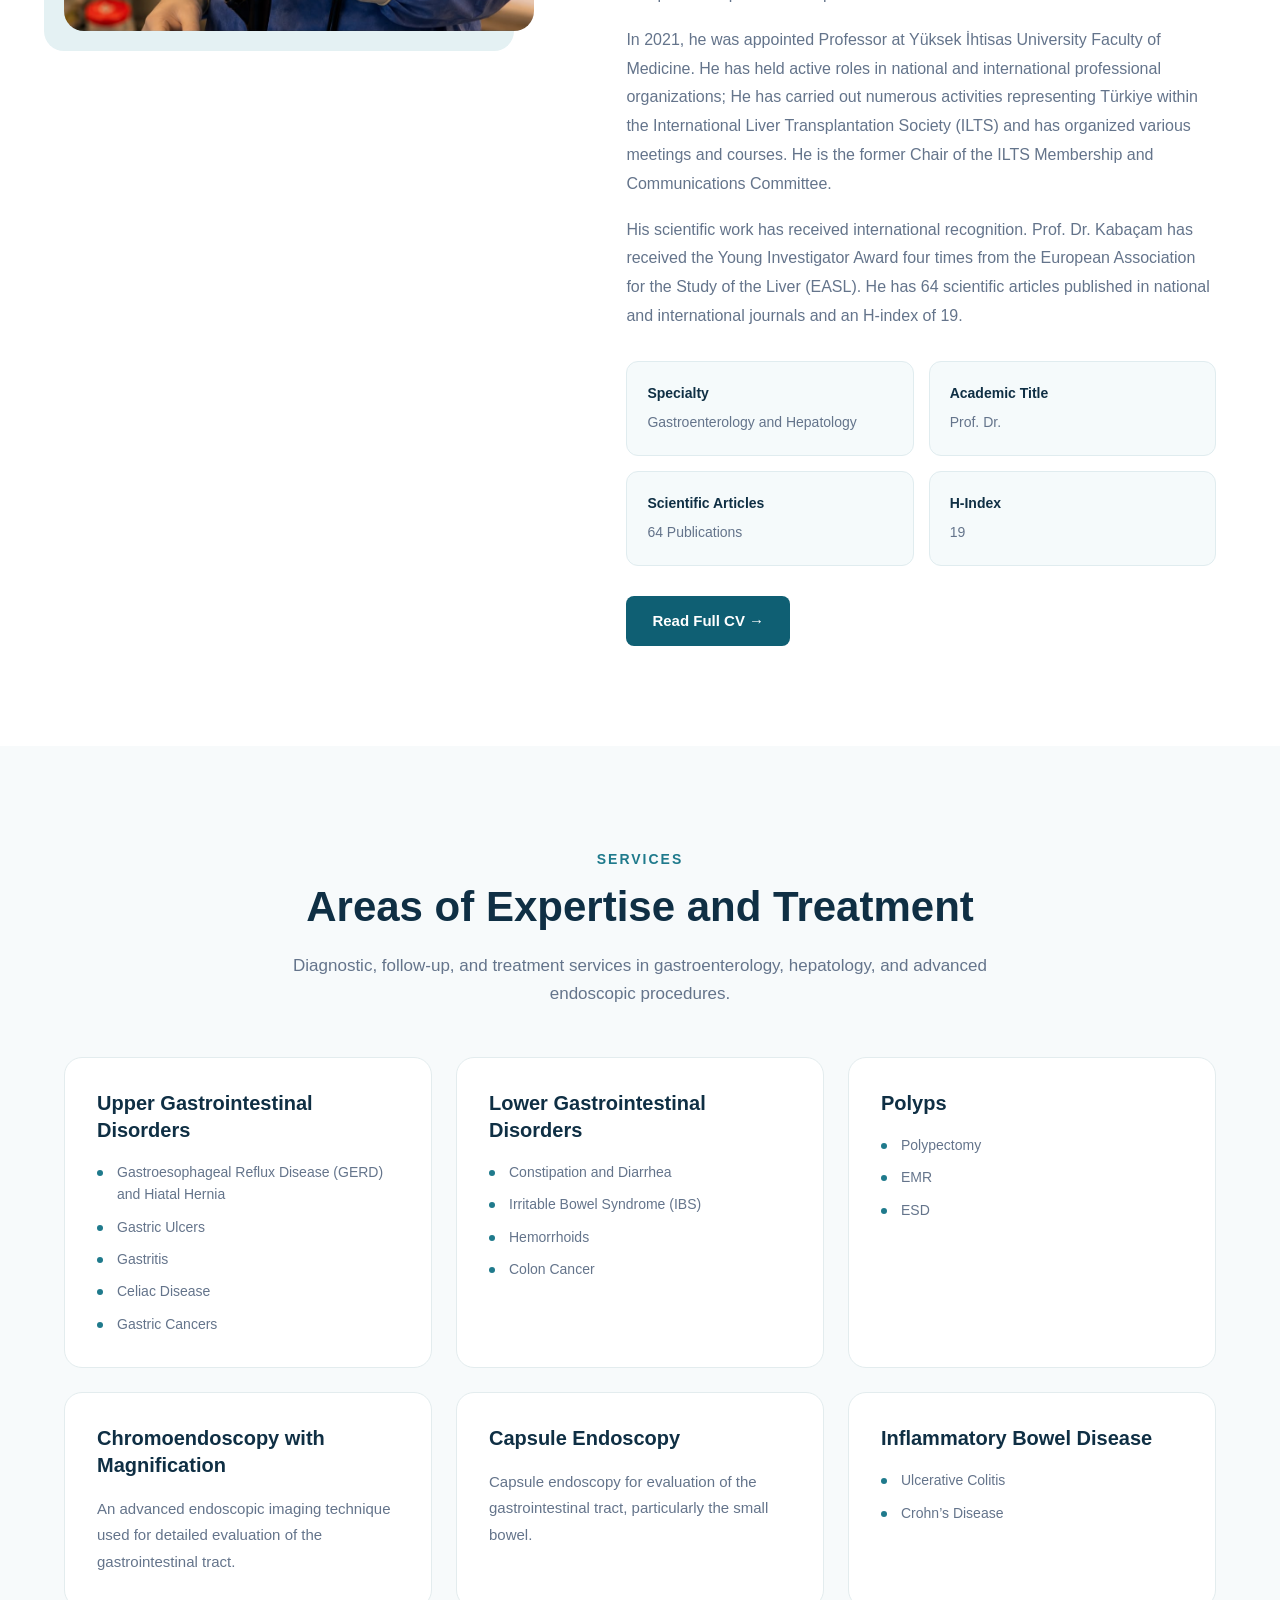
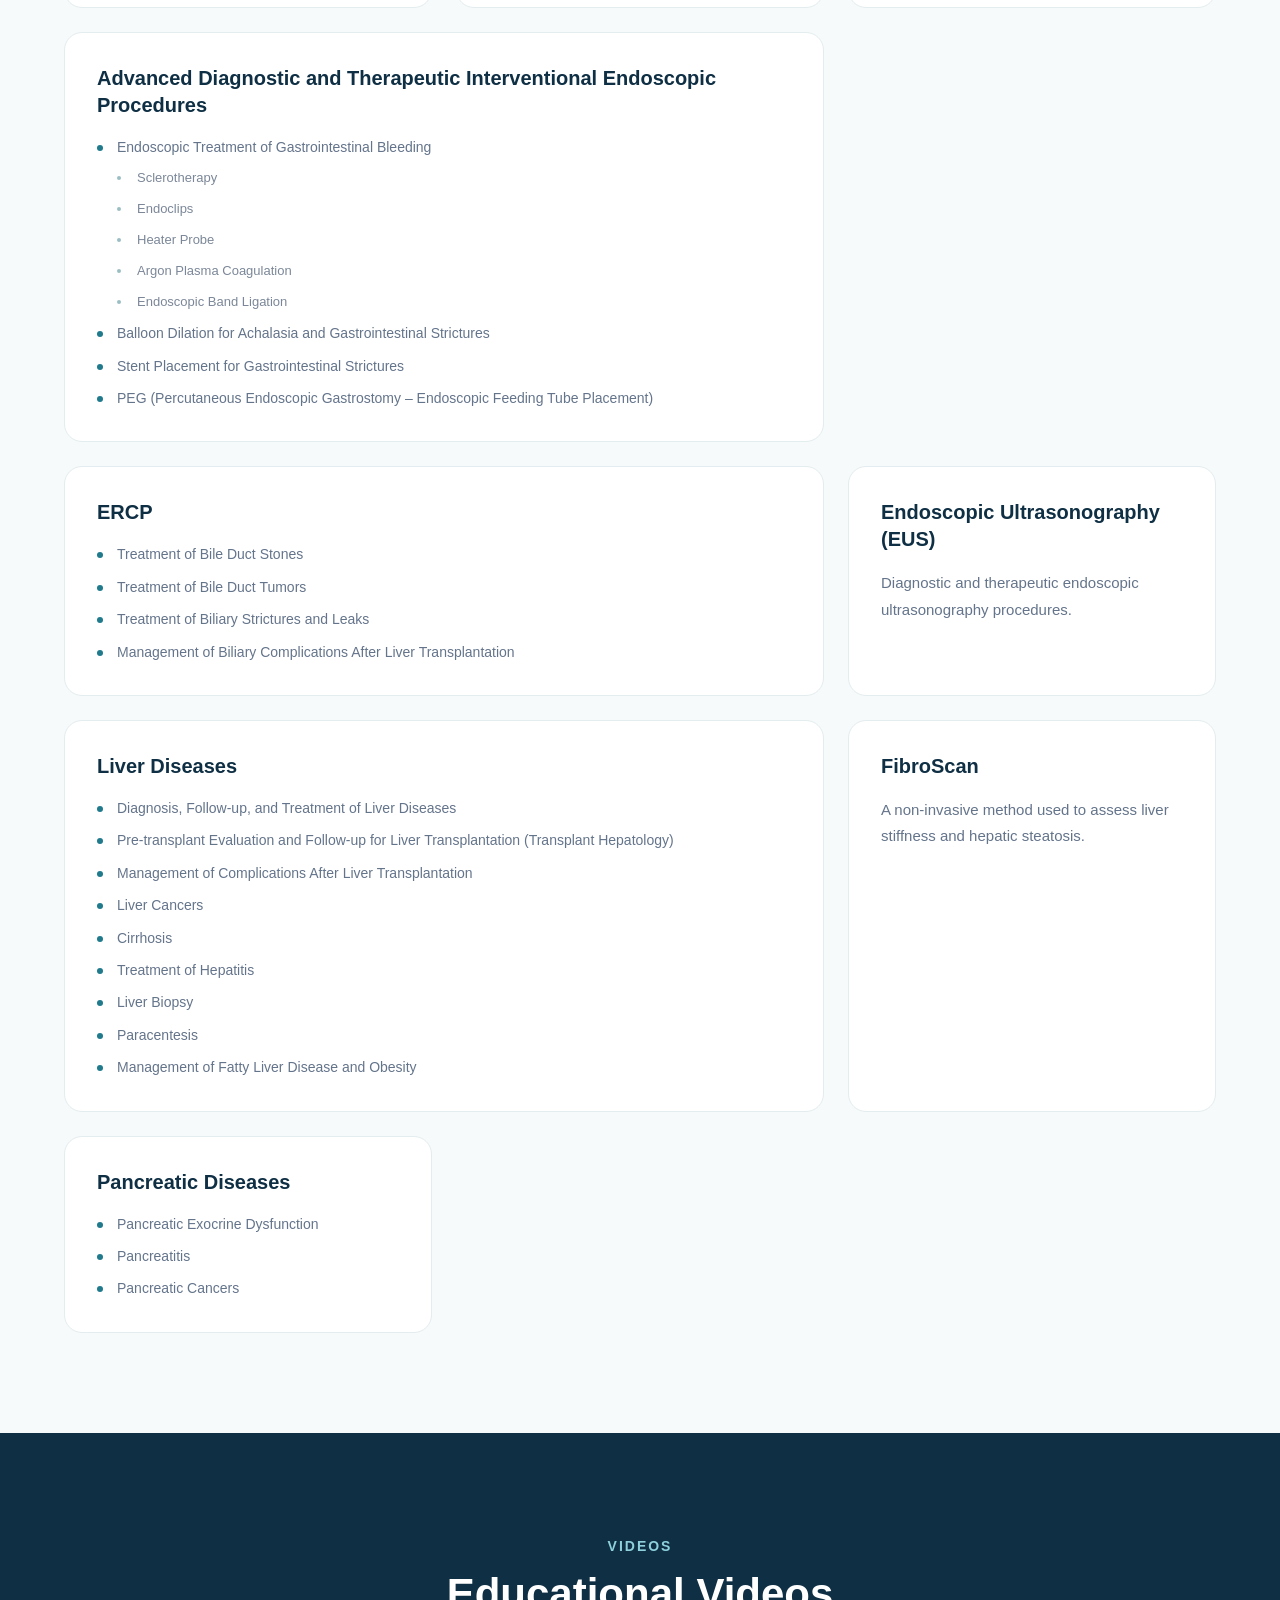
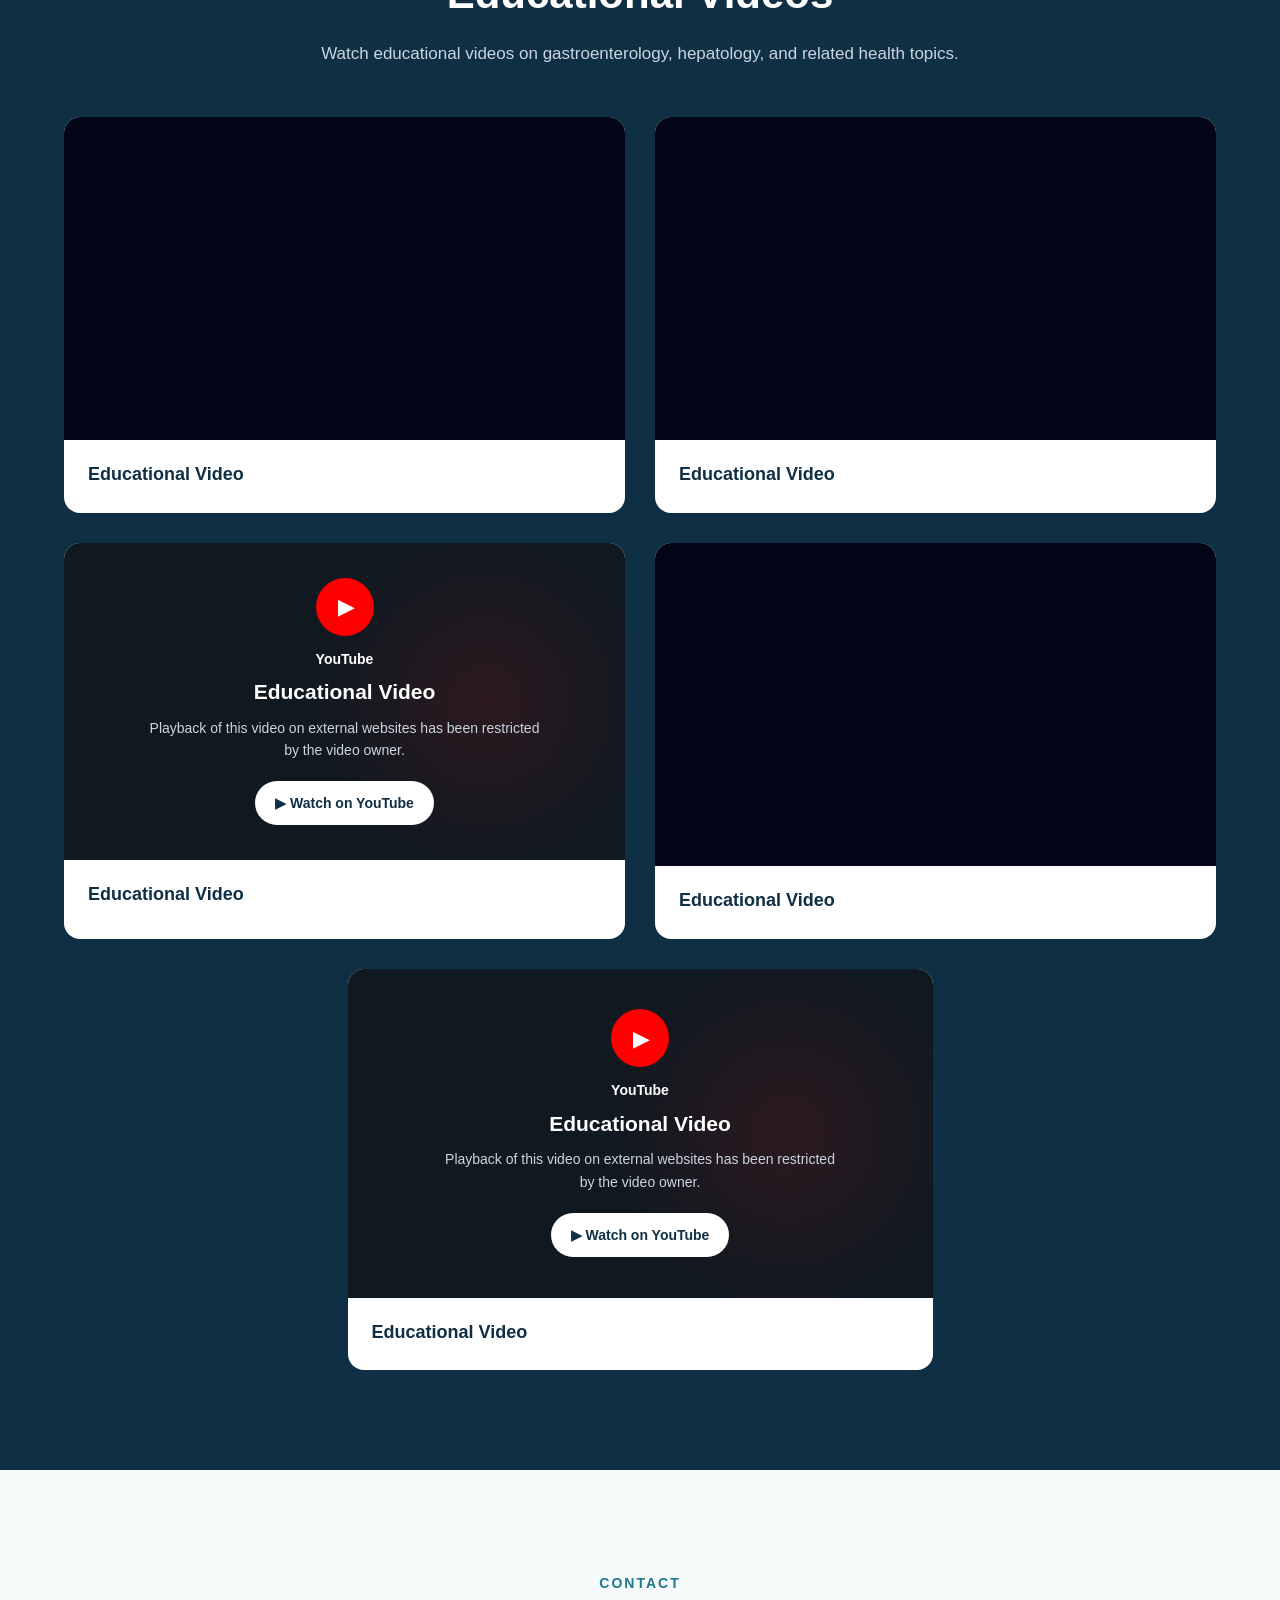
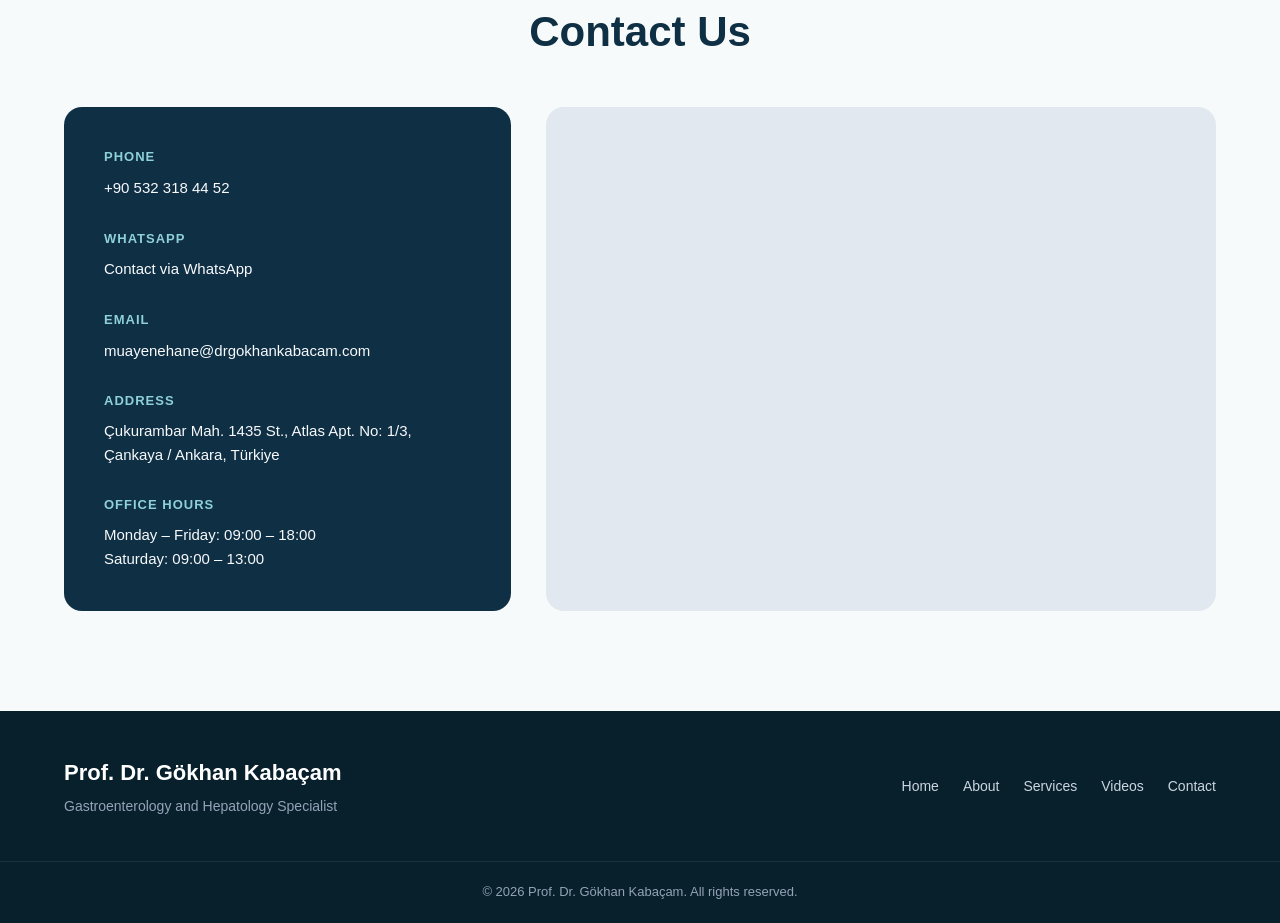
<file: index-en.html>
<!DOCTYPE html>

<html lang="en">
<head>
<meta charset="utf-8"/>
<meta content="width=device-width, initial-scale=1.0" name="viewport"/>
<meta content="Prof. Dr. Gökhan Kabaçam provides care in gastroenterology, hepatology, liver transplantation, cirrhosis, liver cancer, and advanced endoscopy. Learn about ERCP, endoscopic ultrasonography, ESD, EMR, FibroScan, colonoscopy, and liver biopsy." name="description"/>
<title>Prof. Dr. Gökhan Kabaçam | Gastroenterology, Hepatology and Advanced Endoscopy </title>
<link href="images/favicon-48x48.png" rel="icon" sizes="48x48" type="image/png"/>
<link href="images/apple-touch-icon.png" rel="apple-touch-icon" sizes="180x180"/>
<link href="css/style.css" rel="stylesheet"/>
<link href="css/responsive.css" rel="stylesheet"/>
</head>
<body>
<!-- HEADER / NAVBAR -->
<header class="header">
<div class="container navbar">
<a class="logo" href="#home">
<img alt="Prof. Dr. Gökhan Kabaçam" src="images/logo.png"/>
</a>
<nav class="nav-menu" id="navMenu">
<a href="#home">Home</a>
<a href="#about">About</a>
<a href="#services">Services</a>
<a href="#videos">Videos</a>

</nav>
<div class="navbar-actions"><button aria-label="Switch language" aria-pressed="true" class="language-switch is-en" id="languageSwitch" type="button"><span aria-hidden="true" class="language-switch-slider"></span><span class="language-label language-tr">TR</span><span class="language-label language-en">EN</span></button><a class="nav-contact-button" href="#contact">
                Contact Us
            </a></div><button aria-label="Open menu" class="mobile-menu-button" id="mobileMenuButton">
                ☰
            </button>
</div>
</header>
<main>
<!-- HERO -->
<section class="hero" id="home">
<div class="container hero-wrapper">
<div class="hero-content">
<span class="hero-small-title">
                  EVIDENCE-BASED AND TRUSTED CARE FOR YOUR HEALTH
                    </span>
<h1>
                                 Prof. Dr. Gökhan Kabaçam
                            </h1>
<h2>
                                 Gastroenterology and Hepatology Specialist
                            </h2>
<p>
                                 Evidence-based, patient-centered evaluation in the diagnosis, follow-up, and treatment of digestive system and liver diseases.
                            </p>
<div class="hero-buttons">
<a class="primary-button" href="#about">
                            About
                        </a>
<a class="secondary-button" href="#contact">
                            Contact
                        </a>
</div>
</div>
<div class="hero-image">
<img alt="Prof. Dr. Gökhan Kabaçam" src="images/doctor.jpg"/>
</div>
</div>
</section>
<!-- KISA BİLGİLER -->
<section class="quick-info">
<div class="container quick-info-wrapper">
<div class="info-item">
<h3>Specialty</h3>
<p>Gastroenterology and Hepatology</p>
</div>
<div class="info-item">
<h3>Phone</h3>
<p>+90 532 318 44 52</p>
</div>
<div class="info-item">
<h3>Location</h3>
<p>Çukurambar Mah. 1435 St., Atlas Apt. No: 1/3, Çankaya / Ankara, Türkiye</p>
</div>
<div class="info-item">
<h3>Office Hours</h3>
<p>Monday – Friday: 09:00 – 18:00
Saturday: 09:00 – 13:00</p>
</div>
</div>
</section>
<!-- HAKKIMDA -->
<!-- HAKKIMDA -->
<section class="about section" id="about">
<div class="container about-wrapper">
<div class="about-image">
<img alt="Prof. Dr. Gökhan Kabaçam" src="images/doctor-about.jpg"/>
</div>
<div class="about-content">
<span class="section-small-title">
                About
            </span>
<h2>
                Prof. Dr. Gökhan Kabaçam
            </h2>
<h3 class="about-specialty">
                Gastroenterology and Hepatology Specialist
            </h3>
<p>
    Prof. Dr. Gökhan Kabaçam graduated from the English-Taught Medical Program at Hacettepe University Faculty of Medicine in 2001. He completed his residency in Internal Medicine and fellowship training in Gastroenterology at Ankara University Faculty of Medicine.
</p>
<p>
    Throughout his academic and clinical career, he has focused particularly on hepatology, liver transplantation, cirrhosis, advanced liver disease, liver cancer, and advanced diagnostic and therapeutic endoscopy.
</p>
<p>
    Between 2015 and 2026, Prof. Dr. Kabaçam worked at Ankara Güven Hospital, serving as Head of the Department of Gastroenterology during the final three years of this period. He also served as a transplant hepatologist in the Liver Transplant Program, taking an active role in pre-transplant evaluation, the transplant process, and post-transplant follow-up.
</p>
<p>
    In 2021, he was appointed Professor at Yüksek İhtisas University Faculty of Medicine. He has held active roles in national and international professional organizations; He has carried out numerous activities representing Türkiye within the International Liver Transplantation Society (ILTS) and has organized various meetings and courses. He is the former Chair of the ILTS Membership and Communications Committee.
</p>
<p>
    His scientific work has received international recognition. Prof. Dr. Kabaçam has received the Young Investigator Award four times from the European Association for the Study of the Liver (EASL). He has 64 scientific articles published in national and international journals and an H-index of 19.
</p>
<div class="about-summary">
<div class="about-summary-item">
<strong>Specialty</strong>
<span>Gastroenterology and Hepatology</span>
</div>
<div class="about-summary-item">
<strong>Academic Title</strong>
<span>Prof. Dr.</span>
</div>
<div class="about-summary-item">
<strong>Scientific Articles</strong>
<span>64 Publications</span>
</div>
<div class="about-summary-item">
<strong>H-Index</strong>
<span>19</span>
</div>
</div>
<a class="primary-button" href="about-en.html">
    Read Full CV →
</a>
</div></div></section>
<!-- =========================
     HİZMETLER
========================= -->
<section class="services section" id="services">
<div class="container">
<div class="section-heading">
<span class="section-small-title">
                Services
            </span>
<h2>
                Areas of Expertise and Treatment
            </h2>
<p>
                Diagnostic, follow-up, and treatment services in gastroenterology, hepatology, and advanced endoscopic procedures.
            </p>
</div>
<div class="services-grid">
<!-- 01 -->
<article class="service-card">
<h3>
                    Upper Gastrointestinal Disorders
                </h3>
<ul class="service-list">
<li>
                        Gastroesophageal Reflux Disease (GERD) and Hiatal Hernia
                    </li>
<li>
                        Gastric Ulcers
                    </li>
<li>Gastritis</li>
<li>
                        Celiac Disease
                    </li>
<li>
                        Gastric Cancers
                    </li>
</ul>
</article>
<!-- 02 -->
<article class="service-card">
<h3>
                    Lower Gastrointestinal Disorders
                </h3>
<ul class="service-list">
<li>
                        Constipation and Diarrhea
                    </li>
<li>
                        Irritable Bowel Syndrome (IBS)
                    </li>
<li>
                        Hemorrhoids
                    </li>
<li>
                        Colon Cancer
                    </li>
</ul>
</article>
<!-- 03 -->
<article class="service-card">
<h3>
                    Polyps
                </h3>
<ul class="service-list">
<li>
                        Polypectomy
                    </li>
<li>
                        EMR
                    </li>
<li>
                        ESD
                    </li>
</ul>
</article>
<!-- 04 -->
<article class="service-card">
<h3>
                    Chromoendoscopy with Magnification
                </h3>
<p class="service-description">
                    An advanced endoscopic imaging technique used for detailed evaluation of the gastrointestinal tract.
                </p>
</article>
<!-- 05 -->
<article class="service-card">
<h3>
                    Capsule Endoscopy
                </h3>
<p class="service-description">
                    Capsule endoscopy for evaluation of the gastrointestinal tract, particularly the small bowel.
                </p>
</article>
<!-- 06 -->
<article class="service-card">
<h3>
                    Inflammatory Bowel Disease
                </h3>
<ul class="service-list">
<li>
                        Ulcerative Colitis
                    </li>
<li>
                        Crohn’s Disease
                    </li>
</ul>
</article>
<!-- 07 -->
<article class="service-card service-card-wide">
<h3>
                    Advanced Diagnostic and Therapeutic Interventional Endoscopic Procedures
                </h3>
<ul class="service-list">
<li>
                        Endoscopic Treatment of Gastrointestinal Bleeding
                    </li>
<li class="service-sub-item">
                        Sclerotherapy
                    </li>
<li class="service-sub-item">
                        Endoclips
                    </li>
<li class="service-sub-item">
                        Heater Probe
                    </li>
<li class="service-sub-item">
                        Argon Plasma Coagulation
                    </li>
<li class="service-sub-item">
                        Endoscopic Band Ligation
                    </li>
<li>
                        Balloon Dilation for Achalasia and Gastrointestinal Strictures
                    </li>
<li>
                        Stent Placement for Gastrointestinal Strictures
                    </li>
<li>
                        PEG (Percutaneous Endoscopic Gastrostomy – Endoscopic Feeding Tube Placement)
                    </li>
</ul>
</article>
<!-- 08 -->
<article class="service-card service-card-wide">
<h3>
                    ERCP
                </h3>
<ul class="service-list">
<li>
                        Treatment of Bile Duct Stones
                    </li>
<li>
                        Treatment of Bile Duct Tumors
                    </li>
<li>
                        Treatment of Biliary Strictures and Leaks
                    </li>
<li>
                        Management of Biliary Complications After Liver Transplantation
                    </li>
</ul>
</article>
<!-- 09 -->
<article class="service-card">
<h3>
                    Endoscopic Ultrasonography (EUS)
                </h3>
<p class="service-description">
                    Diagnostic and therapeutic endoscopic ultrasonography procedures.
                </p>
</article>
<!-- 10 -->
<article class="service-card service-card-wide">
<h3>
                    Liver Diseases
                </h3>
<ul class="service-list">
<li>
                        Diagnosis, Follow-up, and Treatment of Liver Diseases
                    </li>
<li>
                        Pre-transplant Evaluation and Follow-up for Liver Transplantation (Transplant Hepatology)
                    </li>
<li>
                        Management of Complications After Liver Transplantation
                    </li>
<li>
                        Liver Cancers
                    </li>
<li>
                        Cirrhosis
                    </li>
<li>
                        Treatment of Hepatitis
                    </li>
<li>
                        Liver Biopsy
                    </li>
<li>
                        Paracentesis
                    </li>
<li>
                        Management of Fatty Liver Disease and Obesity
                    </li>
</ul>
</article>
<!-- 11 -->
<article class="service-card">
<h3>
                    FibroScan
                </h3>
<p class="service-description">
                    A non-invasive method used to assess liver stiffness and hepatic steatosis.
                </p>
</article>
<!-- 12 -->
<article class="service-card">
<h3>
                    Pancreatic Diseases
                </h3>
<ul class="service-list">
<li>
                        Pancreatic Exocrine Dysfunction
                    </li>
<li>
                        Pancreatitis
                    </li>
<li>
                        Pancreatic Cancers
                    </li>
</ul>
</article>
</div>
</div>
</section>
<!-- KLİNİK -->

<!-- =========================
     VİDEOLAR
========================= -->
<section class="videos section" id="videos">
<div class="container">
<div class="section-heading">
<span class="section-small-title">
                Videos
            </span>
<h2>
                Educational Videos
            </h2>
<p>
                Watch educational videos on gastroenterology, hepatology, and related health topics.
            </p>
</div>
<div class="videos-grid">
<!-- VIDEO 1 - SİTE İÇİNDE OYNUYOR -->
<article class="video-card">
<div class="video-wrapper">
<iframe allow="accelerometer; autoplay; clipboard-write; encrypted-media; gyroscope; picture-in-picture; web-share" allowfullscreen="" loading="lazy" referrerpolicy="strict-origin-when-cross-origin" src="https://www.youtube.com/embed/Z7I0paHWc9M" title="Educational Video 1">
</iframe>
</div>
<h3>
                    Educational Video
                </h3>
</article>
<!-- VIDEO 2 - SİTE İÇİNDE OYNUYOR -->
<article class="video-card">
<div class="video-wrapper">
<iframe allow="accelerometer; autoplay; clipboard-write; encrypted-media; gyroscope; picture-in-picture; web-share" allowfullscreen="" loading="lazy" referrerpolicy="strict-origin-when-cross-origin" src="https://www.youtube.com/embed/Ah2cKz8bl5M" title="Educational Video 2">
</iframe>
</div>
<h3>
                    Educational Video
                </h3>
</article>
<!-- VIDEO 3 - EMBED KAPALI -->
<article class="video-card">
<div class="video-external-card">
<div class="video-external-icon">
                        ▶
                    </div>
<span class="video-external-label">
                        YouTube
                    </span>
<h3>
                        Educational Video
                    </h3>
<p>
                        Playback of this video on external websites has been restricted by the video owner.
                    </p>
<a class="video-youtube-button" href="https://youtu.be/-DAQrNzc30g" rel="noopener noreferrer" target="_blank">
                        ▶ Watch on YouTube
                    </a>
</div>
<h3 class="video-card-title">
                    Educational Video
                </h3>
</article>
<!-- VIDEO 4 - SİTE İÇİNDE OYNUYOR -->
<article class="video-card">
<div class="video-wrapper">
<iframe allow="accelerometer; autoplay; clipboard-write; encrypted-media; gyroscope; picture-in-picture; web-share" allowfullscreen="" loading="lazy" referrerpolicy="strict-origin-when-cross-origin" src="https://www.youtube.com/embed/IPCVziuyAxE" title="Educational Video 4">
</iframe>
</div>
<h3>
                    Educational Video
                </h3>
</article>
<!-- VIDEO 5 - EMBED KAPALI -->
<article class="video-card">
<div class="video-external-card">
<div class="video-external-icon">
                        ▶
                    </div>
<span class="video-external-label">
                        YouTube
                    </span>
<h3>
                        Educational Video
                    </h3>
<p>
                        Playback of this video on external websites has been restricted by the video owner.
                    </p>
<a class="video-youtube-button" href="https://youtu.be/R8i_RCQdVRA" rel="noopener noreferrer" target="_blank">
                        ▶ Watch on YouTube
                    </a>
</div>
<h3 class="video-card-title">
                    Educational Video
                </h3>
</article>
</div>
</div>
</section>

<!-- İLETİŞİM -->
<section class="contact section" id="contact">
<div class="container">
<div class="section-heading">
<span class="section-small-title">
                        Contact
                    </span>
<h2>
                        Contact Us
                    </h2>
</div>
<div class="contact-wrapper">
<div class="contact-info">
<div class="contact-item">
<h3>Phone</h3>
<a href="tel:+905323184452">+90 532 318 44 52</a>
</div>
<div class="contact-item">
<h3>WhatsApp</h3>
<a href="https://wa.me/905323184452" target="_blank">
                                Contact via WhatsApp
                            </a>
</div>
<div class="contact-item">
<h3>Email</h3>
<a href="mailto:muayenehane@drgokhankabacam.com">muayenehane@drgokhankabacam.com</a>
</div>
<div class="contact-item">
<h3>Address</h3>
<p>Çukurambar Mah. 1435 St., Atlas Apt. No: 1/3, Çankaya / Ankara, Türkiye</p>
</div>
<div class="contact-item">
<h3>Office Hours</h3>
<p>
                                Monday – Friday: 09:00 – 18:00<br>
Saturday: 09:00 – 13:00
                            </p>
</div>
</div>
<div class="contact-map">
<iframe src="https://www.google.com/maps/embed?pb=!1m18!1m12!1m3!1d3060.712622062172!2d32.805715899999996!3d39.903065999999995!2m3!1f0!2f0!3f0!3m2!1i1024!2i768!4f13.1!3m3!1m2!1s0x14d349cbf86bff85%3A0x5d261319b64fec1d!2sAtlas%20Apartman%C4%B1!5e0!3m2!1str!2str!4v1787495798401!5m2!1str!2str" width="600" height="450" style="border:0;" allowfullscreen="" loading="lazy" referrerpolicy="strict-origin-when-cross-origin"></iframe>

</div>
</div>
</div>
</section>
</main>
<!-- INSTAGRAM -->
<a aria-label="Instagram" class="instagram-floating-button" href="https://www.instagram.com/drgokhankabacam/" rel="noopener noreferrer" target="_blank">
<svg aria-hidden="true" viewbox="0 0 24 24">
<path d="M7 2C4.24 2 2 4.24 2 7v10c0 2.76 2.24 5 5 5h10c2.76 0 5-2.24 5-5V7c0-2.76-2.24-5-5-5H7zm10 2c1.66 0 3 1.34 3 3v10c0 1.66-1.34 3-3 3H7c-1.66 0-3-1.34-3-3V7c0-1.66 1.34-3 3-3h10zm-5 3a5 5 0 100 10 5 5 0 000-10zm0 2a3 3 0 110 6 3 3 0 010-6zm5.5-3.25a1.25 1.25 0 100 2.5 1.25 1.25 0 000-2.5z"></path>
</svg>
</a>
<!-- LINKEDIN -->
<a aria-label="LinkedIn" class="linkedin-floating-button" href="https://www.linkedin.com/in/gokhan-kabacam-b1a57033" rel="noopener noreferrer" target="_blank">
<svg aria-hidden="true" viewbox="0 0 24 24">
<path d="M6.5 8.5H3V21h3.5V8.5zM4.75 3A2.05 2.05 0 104.75 7.1 2.05 2.05 0 004.75 3zM21 13.8c0-3.77-2.01-5.52-4.69-5.52a4.05 4.05 0 00-3.66 2.01V8.5H9.15V21h3.5v-6.19c0-1.63.31-3.21 2.33-3.21 1.99 0 2.02 1.86 2.02 3.32V21H21v-7.2z"></path>
</svg>
</a>
<a aria-label="WhatsApp" class="whatsapp-button" href="https://wa.me/905323184452" rel="noopener noreferrer" target="_blank">
<svg aria-hidden="true" viewbox="0 0 24 24">
<path d="M20.52 3.48A11.82 11.82 0 0012.08 0C5.56 0 .25 5.3.25 11.82c0 2.08.54 4.11 1.57 5.9L.15 23.82l6.24-1.64a11.8 11.8 0 005.68 1.45h.01c6.52 0 11.83-5.3 11.83-11.82a11.76 11.76 0 00-3.39-8.33zM12.08 21.63h-.01a9.79 9.79 0 01-4.99-1.37l-.36-.21-3.7.97.99-3.61-.23-.37a9.78 9.78 0 01-1.5-5.22c0-5.42 4.41-9.82 9.83-9.82a9.76 9.76 0 016.95 2.88 9.76 9.76 0 012.87 6.95c-.01 5.41-4.42 9.81-9.85 9.81zm5.39-7.35c-.3-.15-1.75-.86-2.02-.96-.27-.1-.47-.15-.67.15-.2.3-.76.96-.93 1.16-.17.2-.34.22-.64.07-.3-.15-1.25-.46-2.38-1.47-.88-.78-1.47-1.75-1.64-2.05-.17-.3-.02-.46.13-.61.13-.13.3-.34.44-.52.15-.17.2-.3.3-.49.1-.2.05-.37-.02-.52-.07-.15-.67-1.61-.91-2.2-.24-.58-.49-.5-.67-.51h-.57c-.2 0-.52.07-.79.37-.27.3-1.04 1.01-1.04 2.47 0 1.46 1.06 2.87 1.21 3.07.15.2 2.09 3.19 5.06 4.47.71.31 1.26.49 1.69.63.71.23 1.36.2 1.87.12.57-.08 1.75-.72 2-1.41.25-.69.25-1.29.17-1.41-.07-.12-.27-.2-.57-.35z"></path>
</svg>
</a>
<!-- FOOTER -->
<footer class="footer">
<div class="container footer-wrapper">
<div class="footer-brand">
<h3>Prof. Dr. Gökhan Kabaçam</h3>
<p>Gastroenterology and Hepatology Specialist</p>
</div>
<div class="footer-links">
<a href="#home">Home</a>
<a href="#about">About</a>
<a href="#services">Services</a>
<a href="#videos">Videos</a>
<a href="#contact">Contact</a>
</div>
</div>
<div class="footer-bottom">
<p>© 2026 Prof. Dr. Gökhan Kabaçam. All rights reserved.</p>
</div>
</footer>
<script src="js/script.js"></script>
</body>
</html>
</file>
<file: css/style.css>
/* =========================
   GENEL AYARLAR
========================= */

* {
    margin: 0;
    padding: 0;
    box-sizing: border-box;
}

:root {
    /* Sticky navbar yüksekliği. Anchor linkler bu değeri hesaba katar. */
    --header-offset: 96px;
}

html {
    scroll-behavior: smooth;
}

/* Sticky navbar, anchor hedeflerinin üstünü kapatmasın. */
section[id] {
    scroll-margin-top: var(--header-offset);
}

body {
    font-family: Arial, Helvetica, sans-serif;
    background-color: #ffffff;
    color: #1f2937;
    line-height: 1.6;
}

img {
    width: 100%;
    display: block;
}

a {
    text-decoration: none;
    color: inherit;
}

button {
    font-family: inherit;
}

.container {
    width: 90%;
    max-width: 1200px;
    margin: 0 auto;
}

.section {
    padding: 100px 0;
}


/* =========================
   ORTAK BAŞLIKLAR
========================= */

.section-heading {
    max-width: 700px;
    margin: 0 auto 50px;
    text-align: center;
}

.section-heading h2,
.about-content h2,
.clinic-content h2 {
    font-size: 42px;
    line-height: 1.2;
    color: #0f2f44;
    margin-bottom: 20px;
}

.section-heading p {
    color: #64748b;
    font-size: 17px;
}

.section-small-title {
    display: inline-block;
    color: #1f7a8c;
    font-size: 14px;
    font-weight: 700;
    letter-spacing: 2px;
    text-transform: uppercase;
    margin-bottom: 12px;
}


/* =========================
   BUTONLAR
========================= */

.primary-button,
.secondary-button,
.nav-contact-button {
    display: inline-flex;
    align-items: center;
    justify-content: center;
    min-height: 50px;
    padding: 0 26px;
    border-radius: 8px;
    font-size: 15px;
    font-weight: 700;
    transition: 0.3s ease;
}

.primary-button,
.nav-contact-button {
    background-color: #0f5f73;
    color: white;
}

.primary-button:hover,
.nav-contact-button:hover {
    background-color: #0b4857;
    transform: translateY(-2px);
}

.secondary-button {
    border: 1px solid #0f5f73;
    color: #0f5f73;
    background-color: transparent;
}

.secondary-button:hover {
    background-color: #0f5f73;
    color: white;
}


/* =========================
   HEADER / NAVBAR
========================= */

.header {
    width: 100%;
    background-color: rgba(255, 255, 255, 0.96);
    border-bottom: 1px solid #e5e7eb;
    position: sticky;
    top: 0;
    z-index: 1000;
    backdrop-filter: blur(10px);
}

.navbar {
    min-height: 90px;
    display: flex;
    align-items: center;
    justify-content: space-between;
    gap: 25px;
}


.logo {
    display: flex;
    align-items: center;
}

.logo img {
    width: auto;
    height: 95px;
    object-fit: contain;
    display: block;
}

.nav-menu {
    display: flex;
    align-items: center;
    gap: 28px;
}

.nav-menu a {
    font-size: 15px;
    font-weight: 600;
    color: #334155;
    transition: 0.25s ease;
    position: relative;
}

.nav-menu a::after {
    content: "";
    position: absolute;
    width: 0;
    height: 2px;
    left: 0;
    bottom: -7px;
    background-color: #1f7a8c;
    transition: 0.25s ease;
}

.nav-menu a:hover {
    color: #0f5f73;
}

.nav-menu a:hover::after {
    width: 100%;
}

.mobile-menu-button {
    display: none;
    border: none;
    background: none;
    font-size: 28px;
    color: #0f2f44;
    cursor: pointer;
}


/* =========================
   HERO
========================= */

.hero {
    position: relative;
    overflow: hidden;
    background:
        linear-gradient(
            120deg,
            #f6fbfc 0%,
            #edf7f9 55%,
            #ffffff 100%
        );
    padding: 70px 0 0;
}

.hero::before {
    content: "";
    position: absolute;
    width: 450px;
    height: 450px;
    border-radius: 50%;
    background-color: rgba(31, 122, 140, 0.08);
    right: -100px;
    top: -120px;
}

.hero-wrapper {
    display: grid;
    grid-template-columns: 1fr 0.8fr;
    align-items: center;
    gap: 60px;
    min-height: 650px;
}

.hero-content {
    position: relative;
    z-index: 2;
    padding-bottom: 70px;
}

.hero-small-title {
    display: inline-block;
    color: #1f7a8c;
    font-size: 14px;
    font-weight: 700;
    text-transform: uppercase;
    letter-spacing: 2px;
    margin-bottom: 18px;
}

.hero-content h1 {
    font-size: 48px;
    line-height: 1.08;
    color: #0f2f44;
    margin-bottom: 12px;
    max-width: 650px;
}

.hero-content h2 {
    color: #1f7a8c;
    font-size: 27px;
    font-weight: 500;
    margin-bottom: 24px;
}

.hero-content p {
    max-width: 620px;
    color: #64748b;
    font-size: 18px;
    margin-bottom: 32px;
}

.hero-buttons {
    display: flex;
    gap: 14px;
}

.hero-image {
    position: relative;
    z-index: 2;
    display: flex;
    align-items: center;
    justify-content: center;
    height: 100%;
    padding-bottom: 40px;
}

.hero-image img {
    width: 470px;
    height: 520px;
    object-fit: cover;
    object-position: center top;
    border-radius: 20px;
    display: block;
}


/* =========================
   KISA BİLGİLER
========================= */

.quick-info {
    background-color: #0f5f73;
    color: white;
}

.quick-info-wrapper {
    display: grid;
    grid-template-columns: repeat(4, 1fr);
}

.info-item {
    padding: 30px 28px;
    border-right: 1px solid rgba(255, 255, 255, 0.12);
}

.info-item:last-child {
    border-right: none;
}

.info-item h3 {
    color: #9fd6df;
    font-size: 13px;
    text-transform: uppercase;
    letter-spacing: 1.2px;
    margin-bottom: 7px;
}

.info-item p {
    font-size: 15px;
    color: #f8fafc;
}


/* =========================
   HAKKIMDA
========================= */

/* =========================
   HAKKIMDA
========================= */

.about {
    background-color: #ffffff;
}

.about-wrapper {
    display: grid;
    grid-template-columns: 0.9fr 1.1fr;
    gap: 80px;
    align-items: start;
}

.about-image {
    position: relative;
    max-width: 470px;
    margin-top: 35px;
}

.about-image::before {
    content: "";
    position: absolute;
    width: 100%;
    height: 100%;
    left: -20px;
    top: 20px;
    background-color: #e4f1f3;
    border-radius: 20px;
    z-index: 0;
}

.about-image img {
    position: relative;
    z-index: 1;

    width: 100%;
    height: 520px;

    object-fit: cover;
    object-position: center top;

    border-radius: 20px;
}

.about-content h2 {
    margin-bottom: 8px;
}

.about-specialty {
    color: #1f7a8c;
    font-size: 21px;
    font-weight: 500;
    margin-bottom: 25px;
}

.about-content > p {
    color: #64748b;
    font-size: 16px;
    line-height: 1.8;
    margin-bottom: 17px;
}

.about-summary {
    display: grid;
    grid-template-columns: 1fr 1fr;
    gap: 15px;

    margin-top: 30px;
    margin-bottom: 30px;
}

.about-summary-item {
    padding: 20px;

    background-color: #f5fafb;

    border: 1px solid #e0ecef;
    border-radius: 12px;
}

.about-summary-item strong {
    display: block;

    color: #0f2f44;

    font-size: 14px;

    margin-bottom: 5px;
}

.about-summary-item span {
    color: #64748b;
    font-size: 14px;
}


/* =========================
   KLİNİK
========================= */

.clinic {
    background-color: white;
}

.clinic-wrapper {
    display: grid;
    grid-template-columns: 0.9fr 1.1fr;
    gap: 70px;
    align-items: center;
}

.clinic-content p {
    color: #64748b;
    margin-bottom: 18px;
}

.clinic-content .primary-button {
    margin-top: 15px;
}

.clinic-images {
    display: grid;
    grid-template-columns: 1.2fr 0.8fr;
    gap: 18px;
    align-items: end;
}

.clinic-images img {
    object-fit: cover;
    border-radius: 16px;
}

.clinic-images img:first-child {
    height: 460px;
}

.clinic-images img:last-child {
    height: 340px;
}


/* =========================
   VİDEOLAR
========================= */

.videos {
    background-color: #0f2f44;
}

.videos .section-small-title {
    color: #8ed0dc;
}

.videos .section-heading h2 {
    color: white;
}

.videos .section-heading p {
    color: #cbd5e1;
}

.videos-grid {
    display: grid;
    grid-template-columns: repeat(2, 1fr);
    gap: 30px;
}

.videos-grid .video-card:last-child {
    grid-column: 1 / -1;
    width: 100%;
    max-width: 585px;
    justify-self: center;
}

.video-card {
    background-color: white;
    border-radius: 16px;
    overflow: hidden;
}

.video-wrapper {
    position: relative;
    width: 100%;
    aspect-ratio: 16 / 9;
    background-color: #020617;
}

.video-wrapper iframe {
    width: 100%;
    height: 100%;
    border: none;
}

.video-card h3 {
    color: #0f2f44;
    padding: 20px 24px 24px;
    font-size: 18px;
}


/* =========================
   MAKALELER
========================= */

.articles {
    background-color: #f7fafb;
}

.articles-grid {
    display: grid;
    grid-template-columns: repeat(3, 1fr);
    gap: 25px;
}

.article-card {
    background-color: white;
    border-radius: 16px;
    overflow: hidden;
    border: 1px solid #e7edef;
    transition: 0.3s ease;
}

.article-card:hover {
    transform: translateY(-6px);
    box-shadow: 0 18px 40px rgba(15, 47, 68, 0.08);
}

.article-card img {
    height: 220px;
    object-fit: cover;
}

.article-content {
    padding: 26px;
}

.article-content > span {
    display: inline-block;
    color: #1f7a8c;
    font-size: 12px;
    font-weight: 700;
    text-transform: uppercase;
    letter-spacing: 1px;
    margin-bottom: 10px;
}

.article-content h3 {
    color: #0f2f44;
    font-size: 20px;
    margin-bottom: 12px;
}

.article-content p {
    color: #64748b;
    font-size: 15px;
    margin-bottom: 18px;
}

.article-content a {
    color: #0f5f73;
    font-weight: 700;
    font-size: 14px;
}


/* =========================
   SSS
========================= */

.faq {
    background-color: white;
}

.faq-list {
    max-width: 850px;
    margin: 0 auto;
}

.faq-item {
    border-bottom: 1px solid #e2e8f0;
}

.faq-question {
    width: 100%;
    border: none;
    background: transparent;
    padding: 24px 0;
    text-align: left;
    font-size: 17px;
    font-weight: 700;
    color: #0f2f44;
    display: flex;
    align-items: center;
    justify-content: space-between;
    cursor: pointer;
}

.faq-question span {
    font-size: 24px;
    color: #1f7a8c;
}

.faq-answer {
    display: none;
    padding: 0 0 24px;
}

.faq-answer p {
    color: #64748b;
}


/* =========================
   İLETİŞİM
========================= */

.contact {
    background-color: #f7fafb;
}

.contact-wrapper {
    display: grid;
    grid-template-columns: 0.8fr 1.2fr;
    gap: 35px;
    align-items: stretch;
}

.contact-info {
    background-color: #0f2f44;
    border-radius: 18px;
    padding: 40px;
    color: white;
}

.contact-item {
    margin-bottom: 28px;
}

.contact-item:last-child {
    margin-bottom: 0;
}

.contact-item h3 {
    color: #8ed0dc;
    font-size: 13px;
    text-transform: uppercase;
    letter-spacing: 1px;
    margin-bottom: 7px;
}

.contact-item a,
.contact-item p {
    color: #f8fafc;
    font-size: 15px;
}

.contact-map {
    border-radius: 18px;
    overflow: hidden;
    min-height: 450px;
    background-color: #e2e8f0;
}

.contact-map iframe {
    display: block;
}


/* =========================
   WHATSAPP
========================= */

.whatsapp-button {
    position: fixed;

    right: 24px;
    bottom: 24px;

    z-index: 999;

    width: 52px;
    height: 52px;

    display: flex;
    align-items: center;
    justify-content: center;

    border-radius: 50%;

    background-color: #25d366;
    color: #ffffff;

    box-shadow: 0 8px 25px rgba(0, 0, 0, 0.18);

    transition: 0.3s ease;
}

.whatsapp-button svg {
    width: 25px;
    height: 25px;

    fill: currentColor;
}

.whatsapp-button:hover {
    transform: translateY(-4px);
}


/* =========================
   FOOTER
========================= */

.footer {
    background-color: #081f2c;
    color: white;
}

.footer-wrapper {
    min-height: 150px;
    display: flex;
    align-items: center;
    justify-content: space-between;
    gap: 30px;
}

.footer-brand h3 {
    font-size: 22px;
    margin-bottom: 5px;
}

.footer-brand p {
    color: #94a3b8;
    font-size: 14px;
}

.footer-links {
    display: flex;
    flex-wrap: wrap;
    gap: 24px;
}

.footer-links a {
    color: #cbd5e1;
    font-size: 14px;
    transition: 0.2s ease;
}

.footer-links a:hover {
    color: white;
}

.footer-bottom {
    border-top: 1px solid rgba(255, 255, 255, 0.08);
    text-align: center;
    padding: 20px;
}

.footer-bottom p {
    color: #94a3b8;
    font-size: 13px;
}


/* =========================
   SEÇİM RENGİ
========================= */

::selection {
    background-color: #0f5f73;
    color: white;
}
/* =========================
   HİZMETLER
========================= */

/* =====================================================
   HİZMETLER
===================================================== */

.services {
    background-color: #f7fafb;
}


/* KART GRID */

.services-grid {
    display: grid;

    grid-template-columns:
        repeat(3, minmax(0, 1fr));

    gap: 24px;

    align-items: stretch;
}


/* KART */

.service-card {
    display: flex;
    flex-direction: column;

    padding: 32px;

    background-color: #ffffff;

    border: 1px solid #e3ecee;
    border-radius: 18px;

    transition:
        transform 0.3s ease,
        box-shadow 0.3s ease,
        border-color 0.3s ease;
}


.service-card:hover {
    transform: translateY(-6px);

    border-color: #bddde3;

    box-shadow:
        0 18px 45px rgba(15, 47, 68, 0.08);
}


/* BÜYÜK KART */

.service-card-wide {
    grid-column: span 2;
}


/* NUMARA */

.service-icon {
    width: 50px;
    height: 50px;

    display: flex;
    align-items: center;
    justify-content: center;

    flex-shrink: 0;

    margin-bottom: 20px;

    border-radius: 12px;

    background-color: #e3f1f3;

    color: #0f5f73;

    font-size: 13px;
    font-weight: 800;
}


/* BAŞLIK */

.service-card h3 {
    color: #0f2f44;

    font-size: 20px;
    line-height: 1.35;

    margin-bottom: 17px;
}


/* AÇIKLAMA */

.service-description {
    color: #64748b;

    font-size: 15px;
    line-height: 1.75;

    margin: 0;
}


/* HİZMET LİSTESİ */

.service-list {
    list-style: none;

    padding: 0;
    margin: 0;

    display: flex;
    flex-direction: column;

    gap: 10px;
}


.service-list li {
    position: relative;

    padding-left: 20px;

    color: #64748b;

    font-size: 14px;
    line-height: 1.6;
}


.service-list li::before {
    content: "";

    position: absolute;

    left: 0;
    top: 9px;

    width: 6px;
    height: 6px;

    border-radius: 50%;

    background-color: #1f7a8c;
}


/* ALT DETAYLAR */

.service-list .service-sub-item {
    margin-left: 20px;

    color: #7b8798;

    font-size: 13px;
}


.service-list .service-sub-item::before {
    width: 4px;
    height: 4px;

    top: 8px;

    background-color: #9bbec5;
}


/* =====================================================
   ABOUT HERO
===================================================== */

.about-page-hero {
    background:
        linear-gradient(
            120deg,
            #f2f9fa 0%,
            #ffffff 100%
        );

    min-height: calc(100vh - 220px);

    display: flex;
    align-items: center;

    padding: 35px 0;
}

.about-page-hero-wrapper {
    display: grid;
    grid-template-columns: 1.1fr 0.9fr;
    align-items: center;

    gap: 70px;

    max-width: 1100px;
    width: 90%;
    margin: 0 auto;
}


/* SOL YAZILAR */

.about-page-hero-content {
    max-width: 600px;
}

.about-page-hero-content h1 {
    color: #0f2f44;

    font-size: 50px;
    line-height: 1.08;

    margin-bottom: 16px;
}

.about-page-hero-content h2 {
    color: #1f7a8c;

    font-size: 23px;
    font-weight: 500;

    margin-bottom: 22px;
}

.about-page-hero-content p {
    max-width: 560px;

    color: #64748b;

    font-size: 16px;
    line-height: 1.8;

    margin-bottom: 28px;
}

.cv-hero-buttons {
    display: flex;
    gap: 14px;
}


/* SAĞ FOTOĞRAF */

.about-page-hero-image {
    display: flex;
    justify-content: center;
    align-items: center;
}

.about-page-hero-image img {
    width: 360px;
    height: 440px;

    object-fit: cover;
    object-position: center top;

    border-radius: 22px;

    box-shadow:
        0 18px 45px rgba(15, 47, 68, 0.12);
}


/* =====================================================
   AKADEMİK İSTATİSTİKLER
===================================================== */

.cv-stats {
    background-color: #0f5f73;
}

.cv-stats-grid {
    display: grid;
    grid-template-columns: repeat(4, 1fr);

    max-width: 1100px;

    text-align: center;
}

.cv-stat-item {
    padding: 32px 20px;

    border-right:
        1px solid rgba(255, 255, 255, 0.15);
}

.cv-stat-item:last-child {
    border-right: none;
}

.cv-stat-item strong {
    display: block;

    color: #ffffff;

    font-size: 33px;

    margin-bottom: 5px;
}

.cv-stat-item span {
    color: #c6e6eb;

    font-size: 13px;
}


/* =====================================================
   ORTAK CV BÖLÜMLERİ
===================================================== */

.cv-section {
    padding: 90px 0;

    background-color: #ffffff;
}

.cv-light-section {
    background-color: #f6fafb;
}

.cv-page-container {
    max-width: 1100px;
}


/* BÖLÜM BAŞLIKLARI */

.cv-section-heading {
    display: flex;
    align-items: center;

    gap: 20px;

    max-width: 1100px;

    margin: 0 auto 45px;
}

.cv-section-heading > span {
    width: 52px;
    height: 52px;

    flex-shrink: 0;

    display: flex;
    align-items: center;
    justify-content: center;

    border-radius: 12px;

    background-color: #e3f1f3;

    color: #0f5f73;

    font-weight: 800;
}

.cv-section-heading h2 {
    color: #0f2f44;

    font-size: 35px;

    margin: 0;
}

.cv-section-heading .section-small-title {
    margin-bottom: 5px;
}


/* =====================================================
   GENEL PROFİL KARTLARI
===================================================== */

.cv-profile-grid {
    display: grid;
    grid-template-columns: repeat(2, 1fr);

    gap: 18px;
}

.cv-profile-card {
    padding: 25px 28px;

    background-color: #f8fbfc;

    border: 1px solid #e1ecef;
    border-radius: 14px;
}

.cv-profile-card span {
    display: block;

    color: #1f7a8c;

    font-size: 12px;
    font-weight: 700;

    text-transform: uppercase;
    letter-spacing: 1px;

    margin-bottom: 7px;
}

.cv-profile-card strong {
    color: #0f2f44;

    font-size: 17px;
}


/* =====================================================
   EĞİTİM ZAMAN ÇİZELGESİ
===================================================== */

.cv-timeline {
    max-width: 950px;

    margin: 0 auto;
}

.cv-timeline-item {
    display: grid;

    grid-template-columns: 150px 1fr;

    gap: 30px;

    position: relative;

    padding-bottom: 38px;
}

.cv-timeline-item:last-child {
    padding-bottom: 0;
}

.cv-timeline-year {
    color: #0f5f73;

    font-size: 15px;
    font-weight: 800;

    padding-top: 4px;

    text-align: right;
}

.cv-timeline-content {
    position: relative;

    padding-left: 30px;

    border-left: 2px solid #dcebed;
}

.cv-timeline-content::before {
    content: "";

    position: absolute;

    width: 12px;
    height: 12px;

    border-radius: 50%;

    background-color: #0f5f73;

    left: -7px;
    top: 7px;
}

.cv-timeline-content h3 {
    color: #0f2f44;

    font-size: 20px;

    margin-bottom: 6px;
}

.cv-timeline-content strong {
    color: #334155;

    font-size: 16px;
}

.cv-timeline-content p {
    color: #64748b;

    margin-top: 5px;
}

.cv-timeline-content small {
    display: block;

    color: #1f7a8c;

    margin-top: 5px;
}


/* =====================================================
   İŞ TECRÜBESİ
===================================================== */

.experience-list {
    display: grid;
    grid-template-columns: repeat(2, 1fr);

    gap: 18px;
}

.experience-card {
    padding: 26px;

    background-color: #ffffff;

    border: 1px solid #e1eaed;
    border-radius: 15px;

    transition: 0.3s ease;
}

.experience-card:hover {
    transform: translateY(-4px);

    box-shadow:
        0 15px 35px rgba(15, 47, 68, 0.07);
}

.experience-date {
    display: inline-block;

    color: #0f5f73;

    font-size: 13px;
    font-weight: 800;

    margin-bottom: 10px;
}

.experience-card h3 {
    color: #0f2f44;

    font-size: 18px;

    margin-bottom: 7px;
}

.experience-card p {
    color: #64748b;

    font-size: 14px;
}


/* =====================================================
   ÜYELİKLER
===================================================== */

.membership-grid {
    display: grid;
    grid-template-columns: repeat(2, 1fr);

    gap: 18px;
}

.membership-card {
    padding: 24px;

    background-color: #ffffff;

    border: 1px solid #dfeaec;
    border-radius: 14px;

    color: #0f2f44;

    font-weight: 600;
}

.membership-card strong {
    display: block;

    margin-bottom: 5px;
}

.membership-card span {
    display: block;

    color: #64748b;

    font-size: 14px;
}

.membership-card small {
    display: block;

    color: #1f7a8c;

    margin-top: 7px;
}


/* =====================================================
   ÖDÜLLER
===================================================== */

.award-list {
    display: grid;

    grid-template-columns: repeat(2, 1fr);

    gap: 18px;
}

.award-card {
    display: flex;

    gap: 20px;

    padding: 24px;

    border: 1px solid #e1eaed;
    border-radius: 14px;

    background-color: #ffffff;
}

.award-card > span {
    min-width: 60px;

    color: #0f5f73;

    font-size: 16px;
    font-weight: 800;
}

.award-card h3 {
    color: #0f2f44;

    font-size: 17px;

    margin-bottom: 6px;
}

.award-card p {
    color: #64748b;

    font-size: 14px;
}


/* =====================================================
   AKADEMİK ÇALIŞMALAR
===================================================== */

.cv-academic-section {
    background-color: #f8fbfc;
}

.academic-intro {
    max-width: 850px;

    margin: 0 auto 35px;

    text-align: center;
}

.academic-intro p {
    color: #64748b;

    font-size: 16px;
    line-height: 1.8;
}

.academic-stat-grid {
    display: grid;

    grid-template-columns: repeat(3, 1fr);

    gap: 18px;

    max-width: 800px;

    margin: 0 auto 55px;
}

.academic-stat-grid > div {
    padding: 25px;

    background-color: #ffffff;

    border: 1px solid #dfeaec;
    border-radius: 14px;

    text-align: center;
}

.academic-stat-grid strong {
    display: block;

    color: #0f5f73;

    font-size: 30px;
}

.academic-stat-grid span {
    color: #64748b;

    font-size: 13px;
}


/* SEÇİLİ YAYINLAR */

.selected-publications {
    max-width: 900px;

    margin: 0 auto;
}

.selected-publications > h3 {
    color: #0f2f44;

    font-size: 24px;

    margin-bottom: 25px;

    text-align: center;
}

.publication-item {
    display: grid;

    grid-template-columns: 70px 1fr;

    gap: 20px;

    padding: 20px 0;

    border-bottom: 1px solid #dde8ea;
}

.publication-item > span {
    color: #0f5f73;

    font-weight: 800;
}

.publication-item p {
    color: #64748b;

    line-height: 1.7;
}

.publication-content {
    display: flex;
    flex-direction: column;
    gap: 10px;
}

.publication-links {
    display: flex;
    flex-wrap: wrap;
    gap: 12px;
}

.publication-links a {
    color: #0f5f73;
    font-size: 13px;
    font-weight: 700;
}

.publication-links a:hover {
    text-decoration: underline;
}


/* =====================================================
   KİTAP BÖLÜMLERİ
===================================================== */

.book-list {
    max-width: 900px;

    margin: 0 auto;
}

.book-list article {
    display: grid;

    grid-template-columns: 80px 1fr;

    gap: 20px;

    padding: 20px;

    background-color: #ffffff;

    border-bottom: 1px solid #e0e9eb;
}

.book-list article span {
    color: #0f5f73;

    font-weight: 800;
}

.book-list article p {
    color: #334155;
}


/* =====================================================
   EDİTÖRLÜK
===================================================== */

.academic-role-grid {
    display: grid;

    grid-template-columns: repeat(3, 1fr);

    gap: 18px;

    margin-bottom: 45px;
}

.academic-role-grid article {
    padding: 24px;

    border: 1px solid #e0eaec;
    border-radius: 14px;

    background-color: #ffffff;
}

.academic-role-grid article > span {
    display: block;

    color: #1f7a8c;

    font-size: 12px;
    font-weight: 700;

    margin-bottom: 9px;
}

.academic-role-grid h3 {
    color: #0f2f44;

    font-size: 17px;

    margin-bottom: 6px;
}

.academic-role-grid p {
    color: #64748b;

    font-size: 14px;
}


/* HAKEMLİK */

.reviewer-box {
    max-width: 900px;

    margin: 0 auto;

    padding: 30px;

    background-color: #f6fafb;

    border-radius: 16px;
}

.reviewer-box h3 {
    color: #0f2f44;

    margin-bottom: 20px;

    text-align: center;
}

.reviewer-tags {
    display: flex;

    flex-wrap: wrap;

    justify-content: center;

    gap: 10px;
}

.reviewer-tags span {
    padding: 9px 14px;

    border-radius: 50px;

    background-color: #e4f1f3;

    color: #0f5f73;

    font-size: 13px;
    font-weight: 600;
}


/* =====================================================
   KONGRELER
===================================================== */

.event-timeline {
    max-width: 900px;

    margin: 0 auto;
}

.event-timeline article {
    display: grid;

    grid-template-columns: 80px 1fr;

    gap: 24px;

    padding: 22px 0;

    border-bottom: 1px solid #dfe8ea;
}

.event-timeline article > span {
    color: #0f5f73;

    font-weight: 800;
}

.event-timeline h3 {
    color: #0f2f44;

    font-size: 17px;

    margin-bottom: 5px;
}

.event-timeline p {
    color: #64748b;
}


/* =====================================================
   DAVETLİ KONUŞMALAR
===================================================== */

.talk-list {
    display: grid;

    grid-template-columns: repeat(2, 1fr);

    gap: 18px;
}

.talk-list article {
    padding: 24px;

    border: 1px solid #e0e9eb;
    border-radius: 14px;
}

.talk-list article > span {
    display: block;

    color: #0f5f73;

    font-weight: 800;

    margin-bottom: 9px;
}

.talk-list h3 {
    color: #0f2f44;

    font-size: 17px;

    margin-bottom: 7px;
}

.talk-list p {
    color: #64748b;

    font-size: 14px;
}


/* =====================================================
   İLETİŞİM CTA
===================================================== */

.cv-contact-cta {
    padding: 65px 0;

    background-color: #0f2f44;
}

.cv-contact-cta-wrapper {
    display: flex;

    align-items: center;
    justify-content: space-between;

    gap: 40px;

    max-width: 1100px;
}

.cv-contact-cta span {
    color: #8ed0dc;

    font-size: 13px;
    font-weight: 700;

    text-transform: uppercase;
    letter-spacing: 1.5px;
}

.cv-contact-cta h2 {
    color: #ffffff;

    font-size: 30px;

    margin: 7px 0;
}

.cv-contact-cta p {
    color: #cbd5e1;
}

.cv-contact-buttons {
    display: flex;

    gap: 12px;
}

.cv-contact-cta .secondary-button {
    border-color: #ffffff;

    color: #ffffff;
}

.cv-contact-cta .secondary-button:hover {
    background-color: #ffffff;

    color: #0f5f73;
}
/* =====================================================
   YOUTUBE'DA AÇILAN VİDEOLAR
===================================================== */

.video-external-card {
    width: 100%;
    aspect-ratio: 16 / 9;

    display: flex;
    flex-direction: column;

    align-items: center;
    justify-content: center;

    text-align: center;

    padding: 35px;

    background:
        radial-gradient(
            circle at 75% 50%,
            rgba(127, 29, 29, 0.25),
            transparent 38%
        ),
        #101820;

    color: #ffffff;
}


/* PLAY İKONU */

.video-external-icon {
    width: 58px;
    height: 58px;

    display: flex;
    align-items: center;
    justify-content: center;

    margin-bottom: 12px;

    border-radius: 50%;

    background-color: #ff0000;

    color: #ffffff;

    font-size: 22px;

    padding-left: 3px;
}


/* YOUTUBE YAZISI */

.video-external-label {
    color: #ffffff;

    font-size: 14px;
    font-weight: 700;

    margin-bottom: 5px;
}


/* İÇ BAŞLIK */

.video-external-card h3 {
    padding: 0;

    color: #ffffff;

    font-size: 21px;

    margin-bottom: 8px;
}


/* AÇIKLAMA */

.video-external-card p {
    max-width: 390px;

    color: #cbd5e1;

    font-size: 14px;
    line-height: 1.6;

    margin-bottom: 20px;
}


/* YOUTUBE BUTONU */

.video-youtube-button {
    display: inline-flex;

    align-items: center;
    justify-content: center;

    min-height: 44px;

    padding: 0 20px;

    border-radius: 50px;

    background-color: #ffffff;

    color: #0f2f44;

    font-size: 14px;
    font-weight: 700;

    transition: 0.3s ease;
}

.video-youtube-button:hover {
    transform: translateY(-2px);

    background-color: #edf7f9;

    color: #0f5f73;
}


/* KARTIN ALTINDAKİ BAŞLIK */

.video-card-title {
    padding: 20px 24px 24px !important;

    color: #0f2f44 !important;

    font-size: 18px !important;

    margin: 0 !important;
}
/* INSTAGRAM SABİT BUTON */

.instagram-floating-button {
    position: fixed;

    right: 24px;
    bottom: 92px;

    z-index: 999;

    width: 52px;
    height: 52px;

    display: flex;
    align-items: center;
    justify-content: center;

    border-radius: 50%;

    color: #ffffff;

    background:
        radial-gradient(
            circle at 30% 110%,
            #fdf497 0%,
            #fdf497 5%,
            #fd5949 45%,
            #d6249f 60%,
            #285aeb 90%
        );

    box-shadow: 0 8px 25px rgba(0, 0, 0, 0.18);

    transition: 0.3s ease;
}

.instagram-floating-button svg {
    width: 25px;
    height: 25px;

    fill: currentColor;
}

.instagram-floating-button:hover {
    transform: translateY(-4px);
}


/* LINKEDIN SABİT BUTON */

.linkedin-floating-button {
    position: fixed;

    right: 24px;
    bottom: 156px;

    z-index: 999;

    width: 52px;
    height: 52px;

    display: flex;
    align-items: center;
    justify-content: center;

    border-radius: 50%;

    background-color: #0a66c2;

    color: #ffffff;

    box-shadow: 0 8px 25px rgba(0, 0, 0, 0.18);

    transition: 0.3s ease;
}

.linkedin-floating-button svg {
    width: 24px;
    height: 24px;

    fill: currentColor;
}

.linkedin-floating-button:hover {
    transform: translateY(-4px);
}

/* =====================================================
   TR / EN DİL DEĞİŞTİRİCİ
===================================================== */

.navbar-actions { display:flex; align-items:center; gap:12px; flex-shrink:0; }
.language-switch { position:relative; width:92px; height:42px; display:grid; grid-template-columns:1fr 1fr; align-items:center; padding:4px; border:1px solid #cbdde1; border-radius:50px; background:#f3f8f9; cursor:pointer; overflow:hidden; transition:border-color .25s ease, background-color .25s ease; }
.language-switch-slider { position:absolute; top:4px; left:4px; width:calc(50% - 4px); height:calc(100% - 8px); border-radius:50px; background:#0f5f73; transition:transform .3s ease; }
.language-switch.is-en .language-switch-slider { transform:translateX(100%); }
.language-label { position:relative; z-index:2; display:flex; align-items:center; justify-content:center; font-size:12px; font-weight:800; line-height:1; user-select:none; transition:color .3s ease; }
.language-tr { color:#fff; }
.language-en { color:#0f5f73; }
.language-switch.is-en .language-tr { color:#0f5f73; }
.language-switch.is-en .language-en { color:#fff; }
.language-switch:hover, .language-switch:focus-visible { border-color:#0f5f73; }
.language-switch:focus-visible { outline:3px solid rgba(31,122,140,.22); outline-offset:2px; }


/* =====================================================
   UZUN LİSTELER / DEVAMINI OKU
===================================================== */

.collapsible-hidden {
    display: none !important;
}

.collapsible-toggle-wrap {
    width: 100%;
    margin-top: 28px;
    text-align: center;
}

.content-toggle-button {
    min-width: 180px;
    min-height: 46px;
    padding: 0 22px;

    display: inline-flex;
    align-items: center;
    justify-content: center;
    gap: 10px;

    border: 1px solid #0f5f73;
    border-radius: 999px;

    background-color: #ffffff;
    color: #0f5f73;

    font-size: 14px;
    font-weight: 700;

    cursor: pointer;
    transition:
        background-color 0.25s ease,
        color 0.25s ease,
        transform 0.25s ease;
}

.content-toggle-button:hover {
    background-color: #0f5f73;
    color: #ffffff;
    transform: translateY(-2px);
}

.content-toggle-button .toggle-arrow {
    display: inline-block;
    font-size: 14px;
    transition: transform 0.25s ease;
}

.content-toggle-button.is-open .toggle-arrow {
    transform: rotate(180deg);
}

.publication-content,
.publication-item p {
    min-width: 0;
    overflow-wrap: anywhere;
}

/* Doktor adının CV içerisindeki vurgusu */
.doctor-name-highlight {
    color: #0f5f73;
    font-weight: 700;
    text-decoration: underline;
    text-decoration-thickness: 1.5px;
    text-underline-offset: 3px;
}
</file>
<file: css/responsive.css>
/* =========================
   TABLET
========================= */

@media (max-width: 1024px) {

    .container {
        width: 92%;
    }

    .section {
        padding: 80px 0;
    }

    .section-heading h2,
    .about-content h2,
    .clinic-content h2 {
        font-size: 36px;
    }
    .services-grid {
    grid-template-columns: repeat(2, 1fr);
}

    /* NAVBAR */

    .nav-menu {
        gap: 18px;
    }

    .nav-menu a {
        font-size: 14px;
    }

    .nav-contact-button {
        padding: 0 18px;
    }

    /* HERO */

    .hero-wrapper {
        grid-template-columns: 1fr 1fr;
        gap: 30px;
        min-height: 580px;
    }

    .hero-content h1 {
        font-size: 43px;
    }

    .hero-content h2 {
        font-size: 24px;
    }

    .hero-content p {
        font-size: 16px;
    }

    /* QUICK INFO */

    .quick-info-wrapper {
        grid-template-columns: repeat(2, 1fr);
    }

    .info-item {
        border-bottom: 1px solid rgba(255, 255, 255, 0.12);
    }

    /* HAKKIMDA */

    .about-wrapper {
        gap: 45px;
    }

    .about-image img {
        height: 480px;
    }

    /* HİZMETLER */

    .services-grid {
        grid-template-columns: repeat(2, 1fr);
    }

    /* KLİNİK */

    .clinic-wrapper {
        gap: 40px;
    }

    /* MAKALELER */

    .articles-grid {
        grid-template-columns: repeat(2, 1fr);
    }

    /* İLETİŞİM */

    .contact-wrapper {
        grid-template-columns: 1fr 1fr;
    }

}


/* =========================
   MOBİL / KÜÇÜK TABLET
========================= */

@media (max-width: 768px) {

    :root {
        --header-offset: 72px;
    }

    body {
        overflow-x: hidden;
    }

    .container {
        width: 90%;
    }

    .section {
        padding: 65px 0;
    }

    .section-heading {
        margin-bottom: 35px;
    }

    .section-heading h2,
    .about-content h2,
    .clinic-content h2 {
        font-size: 31px;
    }

    .section-heading p {
        font-size: 15px;
    }

    /* =========================
       NAVBAR
    ========================= */

    .navbar {
        min-height: 72px;
        position: relative;
    }

    .logo img {
        height: 62px;
    }

    .logo-title {
        font-size: 19px;
    }

    .logo-subtitle {
        font-size: 11px;
    }

    .nav-menu {
        position: absolute;
        top: 72px;
        left: 0;

        width: 100%;

        background-color: white;

        display: none;
        flex-direction: column;
        align-items: flex-start;

        gap: 0;

        padding: 15px 5% 20px;

        border-top: 1px solid #e5e7eb;
        border-bottom: 1px solid #e5e7eb;

        box-shadow: 0 12px 20px rgba(0, 0, 0, 0.06);
    }

    .nav-menu.active {
        display: flex;
    }

    .nav-menu a {
        width: 100%;
        padding: 14px 0;
        font-size: 15px;
    }

    .nav-menu a::after {
        display: none;
    }

    .nav-contact-button {
        display: none;
    }

    .mobile-menu-button {
        display: block;
    }

    /* =========================
       HERO
    ========================= */

    .hero {
        padding-top: 50px;
    }

    .hero-wrapper {
        grid-template-columns: 1fr;
        min-height: auto;
        gap: 25px;
        text-align: center;
    }

    .hero-content {
        padding-bottom: 15px;
    }

    .hero-small-title {
        font-size: 12px;
    }

    .hero-content h1 {
        font-size: 42px;
    }

    .hero-content h2 {
        font-size: 22px;
    }

    .hero-content p {
        font-size: 16px;
        margin-left: auto;
        margin-right: auto;
    }

    .hero-buttons {
        justify-content: center;
        flex-wrap: wrap;
    }

    .hero-image {
        width: 100%;
        max-width: 500px;
        margin: 0 auto;
    }

    .hero-image img {
    width: 100%;
    max-width: 400px;
    height: 500px;
    object-fit: cover;
    object-position: center top;
    border-radius: 16px;
}

    /* =========================
       QUICK INFO
    ========================= */

    .quick-info-wrapper {
        grid-template-columns: 1fr 1fr;
    }

    .info-item {
        padding: 24px 20px;
    }

    .info-item:nth-child(2) {
        border-right: none;
    }

    /* =========================
       HAKKIMDA
    ========================= */

    .about-wrapper {
        grid-template-columns: 1fr;
        gap: 55px;
    }

    .about-image {
        max-width: 500px;
        margin: 0 auto;
    }

    .about-image img {
        height: 500px;
    }

    .about-content {
        text-align: center;
    }

    .about-features {
        grid-template-columns: repeat(3, 1fr);
    }

    /* =========================
       HİZMETLER
    ========================= */

    .services-grid {
        grid-template-columns: 1fr;
    }

    .service-card-wide {
        grid-column: span 1;
    }

    .service-card {
        padding: 28px;
    }

    /* =========================
       KLİNİK
    ========================= */

    .clinic-wrapper {
        grid-template-columns: 1fr;
        gap: 45px;
    }

    .clinic-content {
        text-align: center;
    }

    .clinic-images {
        max-width: 600px;
        margin: 0 auto;
    }

    /* =========================
       VİDEOLAR
    ========================= */

    .videos-grid {
        grid-template-columns: 1fr;
    }

    .videos-grid .video-card:last-child {
        grid-column: auto;
        max-width: none;
    }

    /* =========================
       MAKALELER
    ========================= */

    .articles-grid {
        grid-template-columns: 1fr 1fr;
    }

    /* =========================
       İLETİŞİM
    ========================= */

    .contact-wrapper {
        grid-template-columns: 1fr;
    }

    .contact-info {
        padding: 32px;
    }

    .contact-map {
        min-height: 380px;
    }

    /* =========================
       FOOTER
    ========================= */

    .footer-wrapper {
        flex-direction: column;
        justify-content: center;
        text-align: center;
        padding: 40px 0;
    }

    .footer-links {
        justify-content: center;
    }

}


/* =========================
   TELEFON
========================= */

@media (max-width: 576px) {

    .section {
        padding: 55px 0;
    }

    .section-heading h2,
    .about-content h2,
    .clinic-content h2 {
        font-size: 28px;
    }
    .services-grid {
    grid-template-columns: 1fr;
}

.service-card {
    padding: 26px;
}

    /* HERO */

    .hero {
        padding-top: 40px;
    }

    .hero-content h1 {
        font-size: 30px;
    }

    .hero-content h2 {
        font-size: 20px;
    }

    .hero-content p {
        font-size: 15px;
    }

    .hero-buttons {
        flex-direction: column;
    }

    .hero-buttons a {
        width: 100%;
    }

    .hero-image img {
    width: 100%;
    max-width: 340px;
    height: 430px;
}

    /* QUICK INFO */

    .quick-info-wrapper {
        grid-template-columns: 1fr;
    }

    .info-item {
        border-right: none;
        border-bottom: 1px solid rgba(255, 255, 255, 0.12);
        text-align: center;
    }

    .info-item:last-child {
        border-bottom: none;
    }

    /* HAKKIMDA */

    .about-image::before {
        left: -10px;
        top: 10px;
    }

    .about-image img {
        height: 420px;
    }

    .about-summary {
        grid-template-columns: 1fr;
    }

    .about-features {
        grid-template-columns: 1fr;
    }

    /* HİZMETLER */

    .services-grid {
        grid-template-columns: 1fr;
    }

    .service-card-wide {
        grid-column: span 1;
    }

    .service-card {
        padding: 26px;
    }

    /* KLİNİK */

    .clinic-images {
        grid-template-columns: 1fr;
    }

    .clinic-images img:first-child,
    .clinic-images img:last-child {
        height: 300px;
    }

    /* MAKALELER */

    .articles-grid {
        grid-template-columns: 1fr;
    }

    .article-card img {
        height: 210px;
    }

    /* SSS */

    .faq-question {
        font-size: 15px;
        padding: 20px 0;
    }

    /* İLETİŞİM */

    .contact-info {
        padding: 28px 24px;
    }

    .contact-map {
        min-height: 320px;
    }

    .contact-map iframe {
        height: 320px;
    }

    /* SABİT SOSYAL MEDYA BUTONLARI */

    .whatsapp-button,
    .instagram-floating-button,
    .linkedin-floating-button {
        right: 15px;
        width: 46px;
        height: 46px;
    }

    .whatsapp-button {
        bottom: 15px;
    }

    .instagram-floating-button {
        bottom: 71px;
    }

    .linkedin-floating-button {
        bottom: 127px;
    }

    .whatsapp-button svg,
    .instagram-floating-button svg,
    .linkedin-floating-button svg {
        width: 21px;
        height: 21px;
    }

    /* FOOTER */

    .footer-links {
        flex-direction: column;
        gap: 12px;
    }

}


/* =========================
   ÇOK KÜÇÜK TELEFON
========================= */

@media (max-width: 380px) {

    .hero-content h1 {
        font-size: 31px;
    }

    .hero-content h2 {
        font-size: 18px;
    }

    .section-heading h2,
    .about-content h2,
    .clinic-content h2 {
        font-size: 25px;
    }

    .about-image img {
        height: 360px;
    }

    .service-card {
        padding: 22px;
    }

}
/* =====================================================
   ABOUT.HTML - RESPONSIVE
===================================================== */


/* =====================================================
   1200px VE ALTI
===================================================== */

@media (max-width: 1200px) {

    .about-page-hero-wrapper,
    .cv-page-container,
    .cv-stats-grid,
    .cv-contact-cta-wrapper {
        width: 92%;
    }

    .about-page-hero-wrapper {
        gap: 50px;
    }

    .about-page-hero-content h1 {
        font-size: 46px;
    }

    .about-page-hero-image img {
        width: 340px;
        height: 420px;
    }

}


/* =====================================================
   1024px VE ALTI
===================================================== */

@media (max-width: 1024px) {

    /* HERO */

    .about-page-hero {
        padding: 60px 0;
    }

    .about-page-hero-wrapper {
        grid-template-columns: 1fr 0.8fr;
        gap: 40px;
    }

    .about-page-hero-content h1 {
        font-size: 42px;
    }

    .about-page-hero-content h2 {
        font-size: 21px;
    }

    .about-page-hero-content p {
        font-size: 15px;
    }

    .about-page-hero-image img {
        width: 310px;
        height: 390px;
    }


    /* İSTATİSTİKLER */

    .cv-stat-item {
        padding: 28px 15px;
    }

    .cv-stat-item strong {
        font-size: 29px;
    }


    /* BÖLÜMLER */

    .cv-section {
        padding: 75px 0;
    }

    .cv-section-heading h2 {
        font-size: 32px;
    }


    /* PROFİL */

    .cv-profile-grid {
        gap: 15px;
    }


    /* İŞ TECRÜBESİ */

    .experience-list {
        gap: 15px;
    }


    /* AKADEMİK ROL */

    .academic-role-grid {
        grid-template-columns: repeat(2, 1fr);
    }

}


/* =====================================================
   900px VE ALTI
===================================================== */

@media (max-width: 900px) {

    /* =========================
       HERO
    ========================= */

    .about-page-hero-wrapper {
        grid-template-columns: 1fr;
        gap: 45px;

        text-align: center;
    }

    .about-page-hero-content {
        max-width: 650px;
        margin: 0 auto;
    }

    .about-page-hero-content p {
        margin-left: auto;
        margin-right: auto;
    }

    .cv-hero-buttons {
        justify-content: center;
    }

    .about-page-hero-image {
        width: 100%;
    }

    .about-page-hero-image img {
        width: 320px;
        height: 400px;
    }


    /* =========================
       İSTATİSTİKLER
    ========================= */

    .cv-stats-grid {
        grid-template-columns: repeat(2, 1fr);
    }

    .cv-stat-item:nth-child(2) {
        border-right: none;
    }

    .cv-stat-item:nth-child(1),
    .cv-stat-item:nth-child(2) {
        border-bottom:
            1px solid rgba(255, 255, 255, 0.15);
    }


    /* =========================
       PROFİL
    ========================= */

    .cv-profile-grid {
        grid-template-columns: repeat(2, 1fr);
    }


    /* =========================
       EĞİTİM
    ========================= */

    .cv-timeline {
        max-width: 800px;
    }

    .cv-timeline-item {
        grid-template-columns: 125px 1fr;
        gap: 25px;
    }


    /* =========================
       İŞ TECRÜBESİ
    ========================= */

    .experience-list {
        grid-template-columns: 1fr;
    }


    /* =========================
       ÜYELİKLER
    ========================= */

    .membership-grid {
        grid-template-columns: 1fr;
    }


    /* =========================
       ÖDÜLLER
    ========================= */

    .award-list {
        grid-template-columns: 1fr;
    }


    /* =========================
       DAVETLİ KONUŞMALAR
    ========================= */

    .talk-list {
        grid-template-columns: 1fr;
    }


    /* =========================
       İLETİŞİM CTA
    ========================= */

    .cv-contact-cta-wrapper {
        flex-direction: column;

        text-align: center;
    }

    .cv-contact-buttons {
        justify-content: center;
    }

}


/* =====================================================
   768px VE ALTI
===================================================== */

@media (max-width: 768px) {

    /* =================================================
       GENEL
    ================================================= */

    .cv-page-container {
        width: 90%;
    }


    /* =================================================
       HERO
    ================================================= */

    .about-page-hero {
        padding: 50px 0;
    }

    .about-page-hero-wrapper {
        width: 90%;
        gap: 35px;
    }

    .about-page-hero-content h1 {
        font-size: 38px;
        line-height: 1.1;
    }

    .about-page-hero-content h2 {
        font-size: 20px;
    }

    .about-page-hero-content p {
        font-size: 15px;
        line-height: 1.7;
    }

    .cv-hero-buttons {
        flex-wrap: wrap;
    }

    .about-page-hero-image img {
        width: 300px;
        height: 375px;

        border-radius: 18px;
    }


    /* =================================================
       AKADEMİK SAYILAR
    ================================================= */

    .cv-stat-item {
        padding: 25px 15px;
    }

    .cv-stat-item strong {
        font-size: 27px;
    }

    .cv-stat-item span {
        font-size: 12px;
    }


    /* =================================================
       CV BÖLÜMLERİ
    ================================================= */

    .cv-section {
        padding: 65px 0;
    }

    .cv-section-heading {
        gap: 15px;
        margin-bottom: 35px;
    }

    .cv-section-heading > span {
        width: 46px;
        height: 46px;

        min-width: 46px;
    }

    .cv-section-heading h2 {
        font-size: 28px;
    }

    .cv-section-heading .section-small-title {
        font-size: 12px;
    }


    /* =================================================
       PROFİL
    ================================================= */

    .cv-profile-grid {
        grid-template-columns: 1fr;
    }

    .cv-profile-card {
        padding: 22px;
    }


    /* =================================================
       EĞİTİM TIMELINE
    ================================================= */

    .cv-timeline {
        width: 100%;
    }

    .cv-timeline-item {
        grid-template-columns: 110px 1fr;

        gap: 20px;

        padding-bottom: 32px;
    }

    .cv-timeline-year {
        font-size: 13px;
    }

    .cv-timeline-content {
        padding-left: 22px;
    }

    .cv-timeline-content h3 {
        font-size: 18px;
    }

    .cv-timeline-content strong {
        font-size: 15px;
    }

    .cv-timeline-content p {
        font-size: 14px;
    }


    /* =================================================
       İŞ TECRÜBESİ
    ================================================= */

    .experience-card {
        padding: 22px;
    }

    .experience-card h3 {
        font-size: 17px;
    }


    /* =================================================
       ÜYELİKLER
    ================================================= */

    .membership-card {
        padding: 21px;
    }


    /* =================================================
       ÖDÜLLER
    ================================================= */

    .award-card {
        padding: 21px;
    }


    /* =================================================
       AKADEMİK ÇALIŞMALAR
    ================================================= */

    .academic-intro {
        text-align: left;
    }

    .academic-stat-grid {
        width: 100%;
    }

    .selected-publications {
        width: 100%;
    }

    .publication-item {
        grid-template-columns: 60px 1fr;
    }


    /* =================================================
       KİTAP BÖLÜMLERİ
    ================================================= */

    .book-list {
        width: 100%;
    }


    /* =================================================
       EDİTÖRLÜK
    ================================================= */

    .academic-role-grid {
        grid-template-columns: 1fr;
    }


    /* =================================================
       HAKEMLİK
    ================================================= */

    .reviewer-box {
        padding: 25px 20px;
    }


    /* =================================================
       KONGRE
    ================================================= */

    .event-timeline {
        width: 100%;
    }


    /* =================================================
       CTA
    ================================================= */

    .cv-contact-cta {
        padding: 55px 0;
    }

    .cv-contact-cta h2 {
        font-size: 26px;
    }

}


/* =====================================================
   576px VE ALTI - TELEFON
===================================================== */

@media (max-width: 576px) {

    /* =================================================
       HERO
    ================================================= */

    .about-page-hero {
        padding: 42px 0 50px;
    }

    .about-page-hero-wrapper {
        width: 90%;

        gap: 30px;
    }

    .about-page-hero-content h1 {
        font-size: 34px;

        margin-bottom: 12px;
    }

    .about-page-hero-content h2 {
        font-size: 18px;

        margin-bottom: 18px;
    }

    .about-page-hero-content p {
        font-size: 14px;

        line-height: 1.7;

        margin-bottom: 25px;
    }


    /* BUTONLAR */

    .cv-hero-buttons {
        flex-direction: column;

        width: 100%;
    }

    .cv-hero-buttons a {
        width: 100%;
    }


    /* FOTOĞRAF */

    .about-page-hero-image img {
        width: 100%;

        max-width: 290px;

        height: auto;

        aspect-ratio: 4 / 5;

        object-fit: cover;
        object-position: center top;
    }


    /* =================================================
       İSTATİSTİKLER
    ================================================= */

    .cv-stats-grid {
        width: 100%;

        grid-template-columns: 1fr;
    }

    .cv-stat-item {
        border-right: none;

        border-bottom:
            1px solid rgba(255, 255, 255, 0.15);
    }

    .cv-stat-item:last-child {
        border-bottom: none;
    }

    .cv-stat-item strong {
        font-size: 28px;
    }


    /* =================================================
       BÖLÜMLER
    ================================================= */

    .cv-section {
        padding: 55px 0;
    }

    .cv-section-heading {
        align-items: flex-start;

        margin-bottom: 30px;
    }

    .cv-section-heading > span {
        width: 42px;
        height: 42px;

        min-width: 42px;

        font-size: 13px;
    }

    .cv-section-heading h2 {
        font-size: 25px;

        line-height: 1.2;
    }


    /* =================================================
       PROFİL KARTLARI
    ================================================= */

    .cv-profile-card {
        padding: 20px;
    }

    .cv-profile-card strong {
        font-size: 15px;
    }


    /* =================================================
       EĞİTİM TIMELINE
    ================================================= */

    .cv-timeline-item {
        grid-template-columns: 1fr;

        gap: 10px;

        padding-bottom: 35px;
    }

    .cv-timeline-year {
        text-align: left;

        font-size: 14px;
    }

    .cv-timeline-content {
        padding-left: 20px;
    }

    .cv-timeline-content h3 {
        font-size: 18px;
    }


    /* =================================================
       İŞ TECRÜBESİ
    ================================================= */

    .experience-list {
        gap: 14px;
    }

    .experience-card {
        padding: 20px;
    }


    /* =================================================
       ÜYELİKLER
    ================================================= */

    .membership-grid {
        gap: 14px;
    }

    .membership-card {
        padding: 20px;
    }


    /* =================================================
       ÖDÜLLER
    ================================================= */

    .award-list {
        gap: 14px;
    }

    .award-card {
        flex-direction: column;

        gap: 8px;

        padding: 20px;
    }

    .award-card > span {
        min-width: auto;
    }


    /* =================================================
       AKADEMİK İSTATİSTİKLER
    ================================================= */

    .academic-intro {
        margin-bottom: 30px;
    }

    .academic-intro p {
        font-size: 14px;
    }

    .academic-stat-grid {
        grid-template-columns: 1fr;

        gap: 12px;

        margin-bottom: 40px;
    }

    .academic-stat-grid > div {
        padding: 20px;
    }


    /* =================================================
       YAYINLAR
    ================================================= */

    .selected-publications > h3 {
        text-align: left;

        font-size: 21px;
    }

    .publication-item {
        grid-template-columns: 1fr;

        gap: 7px;

        padding: 18px 0;
    }

    .publication-item p {
        font-size: 14px;
    }

    .publication-links {
        flex-wrap: wrap;
    }


    /* =================================================
       KİTAP BÖLÜMLERİ
    ================================================= */

    .book-list article {
        grid-template-columns: 1fr;

        gap: 7px;

        padding: 18px;
    }


    /* =================================================
       EDİTÖRLÜK
    ================================================= */

    .academic-role-grid {
        gap: 14px;
    }

    .academic-role-grid article {
        padding: 20px;
    }


    /* =================================================
       HAKEMLİK
    ================================================= */

    .reviewer-box {
        padding: 22px 18px;
    }

    .reviewer-box h3 {
        text-align: left;
    }

    .reviewer-tags {
        justify-content: flex-start;
    }

    .reviewer-tags span {
        font-size: 12px;
    }


    /* =================================================
       KONGRELER
    ================================================= */

    .event-timeline article {
        grid-template-columns: 1fr;

        gap: 7px;
    }


    /* =================================================
       DAVETLİ KONUŞMALAR
    ================================================= */

    .talk-list {
        gap: 14px;
    }

    .talk-list article {
        padding: 20px;
    }


    /* =================================================
       İLETİŞİM
    ================================================= */

    .cv-contact-cta {
        padding: 48px 0;
    }

    .cv-contact-cta-wrapper {
        width: 90%;

        gap: 25px;
    }

    .cv-contact-cta h2 {
        font-size: 24px;
    }

    .cv-contact-buttons {
        width: 100%;

        flex-direction: column;
    }

    .cv-contact-buttons a {
        width: 100%;
    }

}


/* =====================================================
   420px VE ALTI - KÜÇÜK TELEFONLAR
===================================================== */

@media (max-width: 420px) {

    .about-page-hero-content h1 {
        font-size: 30px;
    }

    .about-page-hero-content h2 {
        font-size: 17px;
    }

    .about-page-hero-image img {
        max-width: 260px;
    }


    .cv-section-heading {
        gap: 12px;
    }

    .cv-section-heading > span {
        width: 38px;
        height: 38px;

        min-width: 38px;
    }

    .cv-section-heading h2 {
        font-size: 22px;
    }


    .cv-profile-card,
    .experience-card,
    .membership-card,
    .award-card,
    .academic-role-grid article,
    .talk-list article {
        padding: 18px;
    }


    .cv-timeline-content {
        padding-left: 18px;
    }


    .cv-contact-cta h2 {
        font-size: 22px;
    }

}
@media (max-width: 576px) {

    .video-external-card {
        padding: 25px 20px;
    }

    .video-external-icon {
        width: 50px;
        height: 50px;

        font-size: 19px;
    }

    .video-external-card h3 {
        font-size: 18px;
    }

    .video-external-card p {
        font-size: 13px;
    }

    .video-youtube-button {
        width: 100%;

        max-width: 240px;
    }

}

/* =====================================================
   DİL SWITCH / NAVBAR RESPONSIVE
===================================================== */
@media (max-width:1150px) and (min-width:769px) {
  .navbar { gap:14px; }
  .nav-menu { gap:15px; }
  .navbar-actions .nav-contact-button { display:none; }
  .language-switch { width:82px; height:40px; }
}
@media (max-width:768px) {
  .navbar-actions { margin-left:auto; gap:8px; }
  .navbar-actions .nav-contact-button { display:none; }
  .language-switch { width:78px; height:38px; }
  .language-label { font-size:11px; }
}
@media (max-width:420px) { .language-switch { width:72px; height:36px; } }


/* =====================================================
   UZUN LİSTE BUTONLARI - MOBİL
===================================================== */

@media (max-width: 576px) {
    .collapsible-toggle-wrap {
        margin-top: 22px;
    }

    .content-toggle-button {
        width: 100%;
        max-width: 280px;
    }
}
</file>
